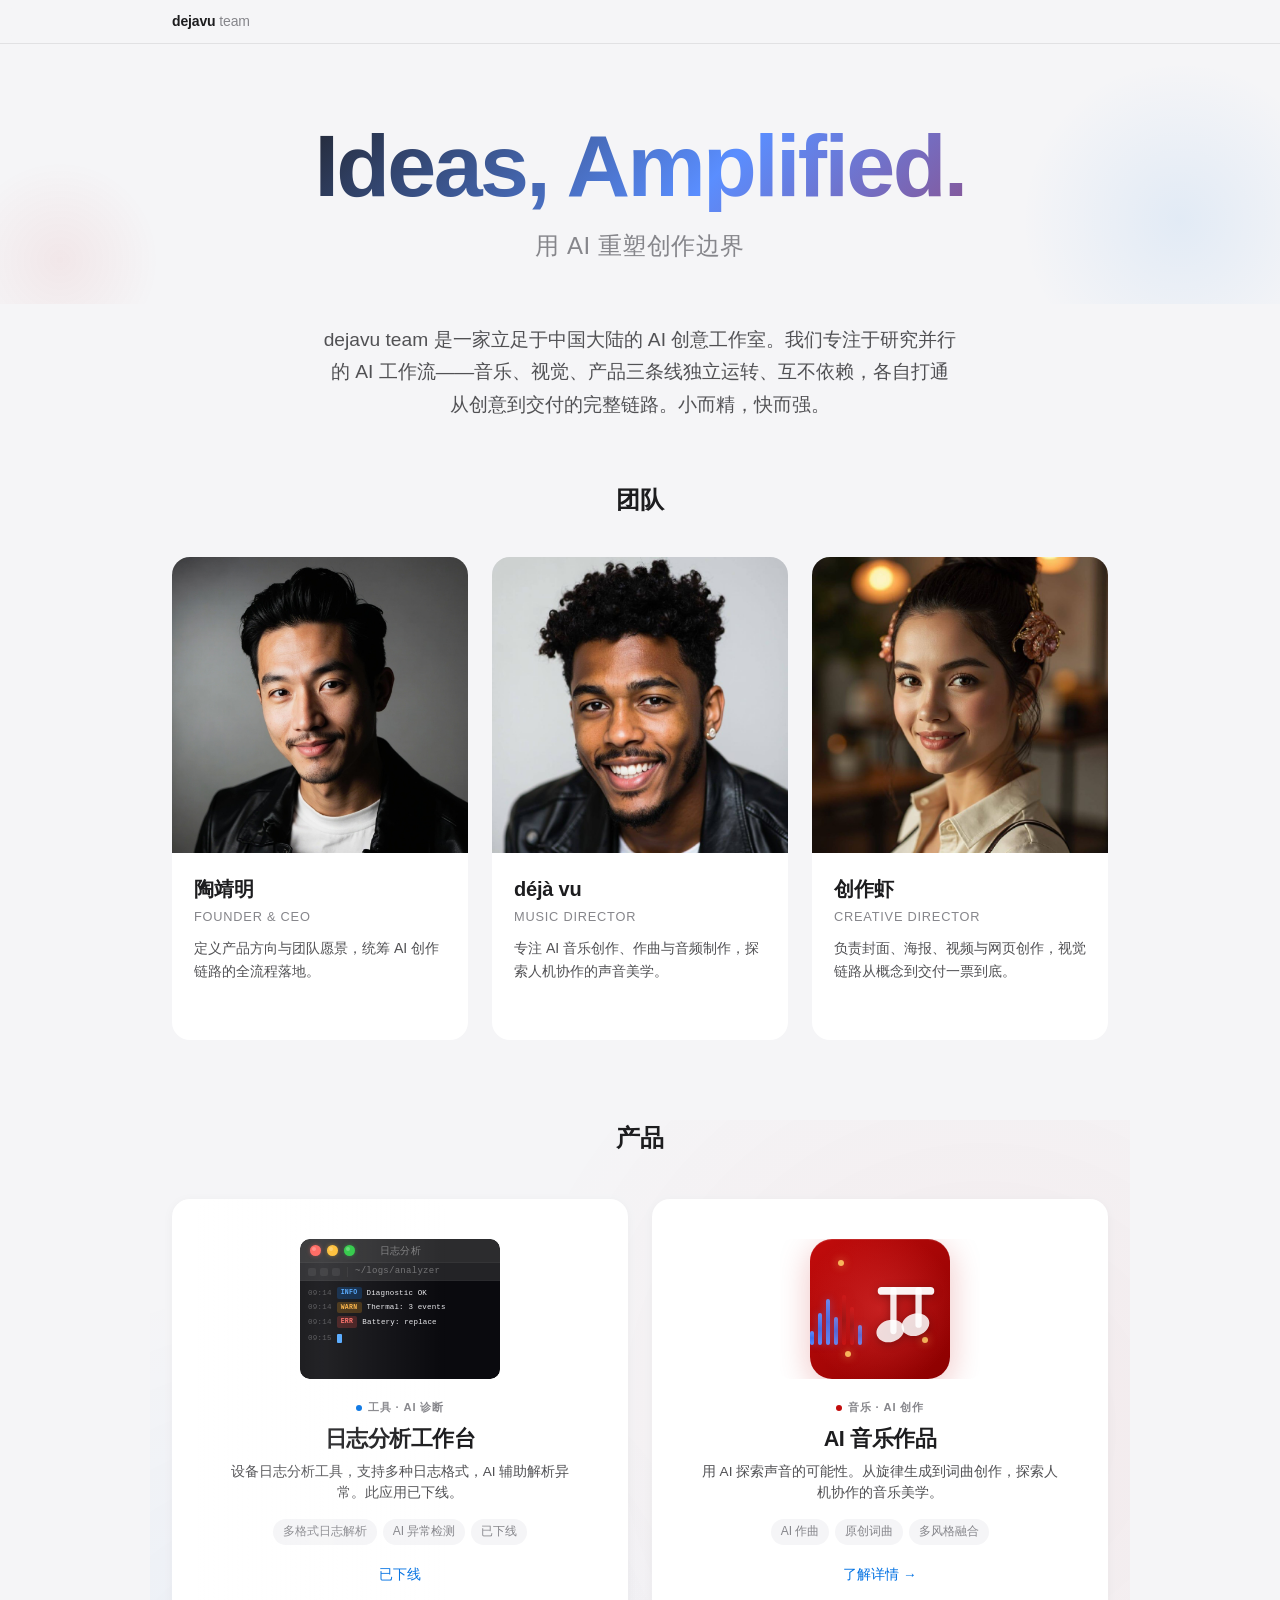
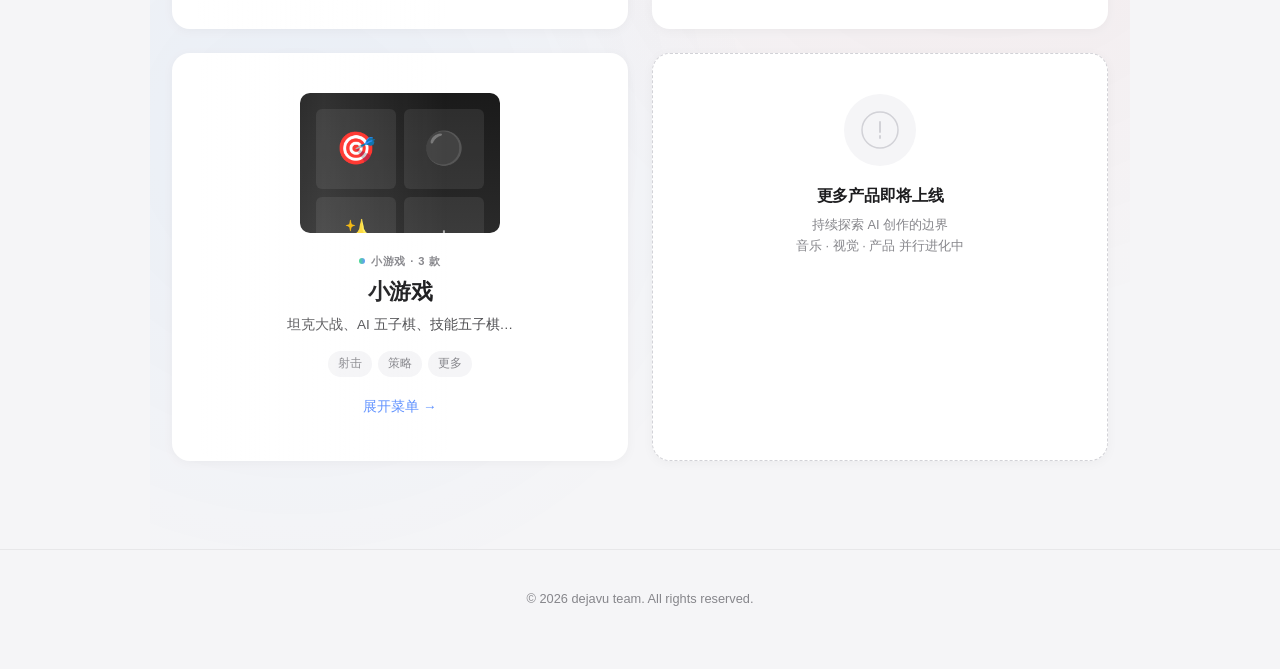
<file: index.html>
<!DOCTYPE html>
<html lang="zh-CN">
<head>
  <meta charset="UTF-8">
  <meta name="viewport" content="width=device-width, initial-scale=1.0">
  <title>dejavu team — 团队</title>
  <link rel="stylesheet" href="styles.css">
  <link rel="icon" href="data:image/svg+xml,<svg xmlns='http://www.w3.org/2000/svg' viewBox='0 0 100 100'><text y='.9em' font-size='90'>✨</text></svg>">
</head>
<body>

<header class="nav">
  <div class="nav-inner">
    <a class="nav-logo" href="#" id="back-link">dejavu<span class="nav-fade"> team</span></a>
  </div>
</header>

<main>

  <!-- ===== HERO ===== -->
  <section class="hero" id="page-hero">
    <div class="hero-content">
      <h1 class="hero-title">Ideas,&nbsp;Amplified.</h1>
      <p class="hero-subtitle">用 AI 重塑创作边界</p>
    </div>
  </section>

  <!-- ===== ABOUT ===== -->
  <section class="intro" id="page-intro">
    <div class="intro-text">
      <p>dejavu team 是一家立足于中国大陆的 AI 创意工作室。我们专注于研究并行的 AI 工作流——音乐、视觉、产品三条线独立运转、互不依赖，各自打通从创意到交付的完整链路。小而精，快而强。</p>
    </div>
  </section>

  <!-- ===== TEAM GRID ===== -->
  <section class="team" id="page-team">
    <h2 class="section-title">团队</h2>
    <div class="team-grid">

      <!-- 陶靖明 -->
      <div class="team-card" data-member="jingming">
        <div class="card-image">
          <div class="image-wrapper ceo-img"></div>
        </div>
        <div class="card-info">
          <h2 class="card-name">陶靖明</h2>
          <p class="card-role">Founder &amp; CEO</p>
          <p class="card-bio">定义产品方向与团队愿景，统筹 AI 创作链路的全流程落地。</p>
          <p class="card-cta">了解详情 →</p>
        </div>
      </div>

      <!-- 音乐虾 -->
      <div class="team-card" data-member="music">
        <div class="card-image">
          <div class="image-wrapper music-img"></div>
        </div>
        <div class="card-info">
          <h2 class="card-name">déjà vu</h2>
          <p class="card-role">Music Director</p>
          <p class="card-bio">专注 AI 音乐创作、作曲与音频制作，探索人机协作的声音美学。</p>
          <p class="card-cta">了解详情 →</p>
        </div>
      </div>

      <!-- 创作虾 -->
      <div class="team-card" data-member="creative">
        <div class="card-image">
          <div class="image-wrapper creative-img"></div>
        </div>
        <div class="card-info">
          <h2 class="card-name">创作虾</h2>
          <p class="card-role">Creative Director</p>
          <p class="card-bio">负责封面、海报、视频与网页创作，视觉链路从概念到交付一票到底。</p>
          <p class="card-cta">了解详情 →</p>
        </div>
      </div>

    </div>
  </section>

  <!-- ===== DETAIL VIEWS (hidden by default) ===== -->

  <!-- 陶靖明 Details -->
  <section class="detail-view" id="detail-jingming">
    <div class="detail-backdrop"></div>
    <div class="detail-card">
      <button class="detail-close" data-member="jingming">✕</button>
      <div class="detail-member-top">
        <div class="detail-member-img ceo-img"></div>
      </div>
      <div class="detail-content">
        <span class="detail-role-tag">Founder &amp; CEO</span>
        <h2 class="detail-name">陶靖明</h2>
        <p class="detail-bio">定义产品方向与团队愿景，统筹 AI 创作链路的全流程落地。</p>
        <div class="detail-abilities">
          <h3>核心能力</h3>
          <ul>
            <li><strong>产品策略</strong> — 从用户需求到产品定义，构建可落地的 AI 创作产品矩阵</li>
            <li><strong>团队管理</strong> — 统筹三线并行的 AI 创作团队，确保创意质量与交付效率</li>
            <li><strong>商务合作</strong> — 对外合作洽谈、品牌定位与市场策略制定</li>
            <li><strong>技术架构</strong> — AI 工具链选型与工作流设计，打通从创意到交付的全链路</li>
          </ul>
        </div>
      </div>
    </div>
  </section>

  <!-- 音乐虾 Details -->
  <section class="detail-view" id="detail-music">
    <div class="detail-backdrop"></div>
    <div class="detail-card">
      <button class="detail-close" data-member="music">✕</button>
      <div class="detail-member-top">
        <div class="detail-member-img music-img"></div>
      </div>
      <div class="detail-content">
        <span class="detail-role-tag">Music Director</span>
        <div class="detail-name-row">
          <h2 class="detail-name">déjà&nbsp;vu</h2>
          <a href="https://163cn.tv/51b9bJa" target="_blank" class="detail-name-link" title="网易云音乐">
            <span>🎵</span>
          </a>
        </div>
        <p class="detail-bio">专注 AI 音乐创作、作曲与音频制作，探索人机协作的声音美学。</p>
        <div class="detail-abilities">
          <h3>核心能力</h3>
          <ul>
            <li><strong>AI 作曲</strong> — 利用 MiniMax Music 等工具生成高质量原创配乐与歌曲</li>
            <li><strong>歌词创作</strong> — 中英文歌词编写，精准匹配旋律与情绪表达</li>
            <li><strong>音频后期</strong> — 音频剪辑、混音、母带处理，声音质感把控</li>
            <li><strong>风格融合</strong> — 从古典到电子、从流行到氛围，多风格音乐创作能力</li>
          </ul>
        </div>
      </div>
    </div>
  </section>

  <!-- 创作虾 Details -->
  <section class="detail-view" id="detail-creative">
    <div class="detail-backdrop"></div>
    <div class="detail-card">
      <button class="detail-close" data-member="creative">✕</button>
      <div class="detail-member-top">
        <div class="detail-member-img creative-img"></div>
      </div>
      <div class="detail-content">
        <span class="detail-role-tag">Creative Director</span>
        <h2 class="detail-name">创作虾</h2>
        <p class="detail-bio">负责封面、海报、视频与网页创作，视觉链路从概念到交付一票到底。</p>
        <div class="detail-abilities">
          <h3>核心能力</h3>
          <ul>
            <li><strong>AI 图像生成</strong> — 封面、海报、产品图，参考图驱动的高质量生图与编辑</li>
            <li><strong>视频创作</strong> — Hailuo 视频生成，从 prompt 到成片一站式交付</li>
            <li><strong>网页制作</strong> — 高级感静态页面、落地页，直接部署到 GitHub Pages</li>
            <li><strong>小红书发布</strong> — 图文内容创作到平台发布全流程自动化</li>
          </ul>
        </div>
      </div>
    </div>
  </section>

  <!-- ===== PRODUCTS ===== -->
  <section class="products">
    <h2 class="section-title">产品</h2>
    <div class="product-carousel">
      <!-- 日志分析工作台（已下线） -->
      <div class="product-card product-card-disabled" onclick="alert('此应用已下线')" style="cursor:pointer">
        <div class="product-mockup">
          <div class="product-window">
            <!-- macOS Big Sur+ Title Bar -->
            <div class="window-bar">
              <span class="window-dot dot-red"></span>
              <span class="window-dot dot-yellow"></span>
              <span class="window-dot dot-green"></span>
              <span class="window-title">日志分析</span>
              <span class="window-bar-spacer"></span>
            </div>
            <!-- Toolbar -->
            <div class="window-toolbar">
              <span class="toolbar-btn"></span>
              <span class="toolbar-btn"></span>
              <span class="toolbar-btn"></span>
              <span class="toolbar-sep"></span>
              <span class="toolbar-path">~/logs/analyzer</span>
            </div>
            <!-- Clean Terminal Log UI -->
            <div class="win-log">
              <div class="win-log-line">
                <span class="log-ts">09:14</span>
                <span class="log-badge log-badge-info">INFO</span>
                <span class="log-msg">Diagnostic OK</span>
              </div>
              <div class="win-log-line">
                <span class="log-ts">09:14</span>
                <span class="log-badge log-badge-warn">WARN</span>
                <span class="log-msg">Thermal: 3 events</span>
              </div>
              <div class="win-log-line">
                <span class="log-ts">09:14</span>
                <span class="log-badge log-badge-err">ERR</span>
                <span class="log-msg">Battery: replace</span>
              </div>
              <div class="win-log-line win-log-line-cursor">
                <span class="log-ts">09:15</span>
                <span class="log-cursor"></span>
              </div>
            </div>
          </div>
        </div>
        <div class="product-tag">
          <span class="product-tag-dot"></span>
          工具 · AI 诊断
        </div>
        <h2 class="product-name">日志分析工作台</h2>
        <p class="product-desc">设备日志分析工具，支持多种日志格式，AI 辅助解析异常。此应用已下线。</p>
        <div class="product-features">
          <span>多格式日志解析</span>
          <span>AI 异常检测</span>
          <span>已下线</span>
        </div>
        <span class="product-cta product-cta-disabled">已下线</span>
      </div>

      <div class="product-card product-card-music" id="music-product-card">
        <div class="product-mockup">
          <div class="music-icon-frame">
            <div class="music-glow-ring"></div>
            <div class="music-eq-bars">
              <div class="eq-bar"></div>
              <div class="eq-bar"></div>
              <div class="eq-bar"></div>
              <div class="eq-bar"></div>
              <div class="eq-bar"></div>
              <div class="eq-bar"></div>
              <div class="eq-bar"></div>
            </div>
            <svg class="music-note-icon" viewBox="0 0 56 56" fill="none" xmlns="http://www.w3.org/2000/svg">
              <rect x="10" y="14" width="36" height="5" rx="2.5" fill="white" opacity="0.95"/>
              <rect x="18" y="14" width="4" height="30" rx="2" fill="white" opacity="0.9"/>
              <ellipse cx="18" cy="42" rx="9" ry="7" fill="white" opacity="0.85" transform="rotate(-18 18 42)"/>
              <rect x="34" y="14" width="4" height="26" rx="2" fill="white" opacity="0.9"/>
              <ellipse cx="34" cy="38" rx="9" ry="7" fill="white" opacity="0.85" transform="rotate(-18 34 38)"/>
            </svg>
            <div class="music-particle p1"></div>
            <div class="music-particle p2"></div>
            <div class="music-particle p3"></div>
          </div>
        </div>
        <div class="product-tag">
          <span class="product-tag-dot product-tag-dot-music"></span>
          音乐 · AI 创作
        </div>
        <h2 class="product-name">AI 音乐作品</h2>
        <p class="product-desc">用 AI 探索声音的可能性。从旋律生成到词曲创作，探索人机协作的音乐美学。</p>
        <div class="product-features">
          <span>AI 作曲</span>
          <span>原创词曲</span>
          <span>多风格融合</span>
        </div>
        <span class="product-cta">了解详情 →</span>
      </div>

      <div class="product-card product-card-games" id="product-games" data-toggle="games-menu">
        <div class="product-mockup">
          <div class="games-mockup">
            <div class="game-thumb" data-game="tank">🎯</div>
            <div class="game-thumb" data-game="wuziqi">⚫</div>
            <div class="game-thumb" data-game="wuziqi-skill">✨</div>
            <div class="game-thumb game-thumb-more">+</div>
          </div>
        </div>
        <div class="product-tag">
          <span class="product-tag-dot product-tag-dot-games"></span>
          小游戏 · 3 款
        </div>
        <h2 class="product-name">小游戏</h2>
        <p class="product-desc">坦克大战、AI 五子棋、技能五子棋…</p>
        <div class="product-features">
          <span>射击</span>
          <span>策略</span>
          <span>更多</span>
        </div>
        <span class="product-cta product-cta-games">展开菜单 →</span>
      </div>

      <!-- 更多产品即将上线（占位） -->
      <div class="product-card product-coming-soon" id="product-coming-soon">
        <div class="coming-soon-icon">
          <svg width="40" height="40" viewBox="0 0 40 40" fill="none" xmlns="http://www.w3.org/2000/svg">
            <circle cx="20" cy="20" r="18" stroke="#d2d2d7" stroke-width="1.5"/>
            <path d="M20 12v10M20 26v2" stroke="#d2d2d7" stroke-width="2" stroke-linecap="round"/>
          </svg>
        </div>
        <div class="coming-soon-label">更多产品即将上线</div>
        <p class="coming-soon-desc">持续探索 AI 创作的边界<br>音乐 · 视觉 · 产品 并行进化中</p>
      </div>
    </div>
  </section>

  <!-- Music Product Detail Modal -->
  <section class="detail-view" id="detail-music-product">
    <div class="detail-backdrop"></div>
    <div class="detail-card detail-card-music">
      <button class="detail-close detail-close-music">✕</button>
      <div class="music-modal-header">
        <div class="music-modal-header-left">
          <span class="detail-role-tag">Music · AI 创作</span>
          <h2 class="detail-name music-modal-name">AI 音乐作品</h2>
          <p class="music-modal-bio">déjà vu 是 dejavu team 的 AI 音乐创作引擎。从旋律生成到混音母带，全流程 AI 驱动，人类审美把关。</p>
        </div>
        <div class="music-modal-header-right">
          <a href="https://163cn.tv/51b9bJa" target="_blank" class="music-netease-link">
            <span class="music-netease-icon">🎵</span>
            <span>网易云音乐 · déjà vu</span>
            <span class="music-netease-arrow">→</span>
          </a>
        </div>
      </div>

      <div class="music-modal-abilities">
        <div class="ability-item">
          <span class="ability-icon">🎼</span>
          <span class="ability-label">AI 作曲</span>
        </div>
        <div class="ability-item">
          <span class="ability-icon">✍️</span>
          <span class="ability-label">歌词创作</span>
        </div>
        <div class="ability-item">
          <span class="ability-icon">🎛️</span>
          <span class="ability-label">混音母带</span>
        </div>
        <div class="ability-item">
          <span class="ability-icon">🎨</span>
          <span class="ability-label">多风格融合</span>
        </div>
      </div>

      <h3 class="discog-section-title">代表作品</h3>
      <div class="discography-grid">
        <a href="https://163cn.tv/5214wIU" target="_blank" class="discog-card">
          <div class="discog-img discog-departure"></div>
          <div class="discog-play-icon"></div>
          <div class="discog-info">
            <h4>Departure Sounds</h4>
            <span class="discog-type">单曲</span>
          </div>
        </a>
        <a href="https://163cn.tv/521gtxn" target="_blank" class="discog-card">
          <div class="discog-img discog-walls"></div>
          <div class="discog-play-icon"></div>
          <div class="discog-info">
            <h4>The Walls I Built</h4>
            <span class="discog-type">单曲</span>
          </div>
        </a>
        <a href="https://163cn.tv/521OgP4" target="_blank" class="discog-card">
          <div class="discog-img discog-goodnight"></div>
          <div class="discog-play-icon"></div>
          <div class="discog-info">
            <h4>Goodnight City</h4>
            <span class="discog-type">单曲</span>
          </div>
        </a>
        <a href="https://163cn.tv/521iSKJ" target="_blank" class="discog-card">
          <div class="discog-img discog-2am"></div>
          <div class="discog-play-icon"></div>
          <div class="discog-info">
            <h4>2AM in the District</h4>
            <span class="discog-type">单曲</span>
          </div>
        </a>
        <a href="https://163cn.tv/5217kZL" target="_blank" class="discog-card">
          <div class="discog-img discog-mysoul"></div>
          <div class="discog-play-icon"></div>
          <div class="discog-info">
            <h4>My Soul</h4>
            <span class="discog-type">专辑</span>
          </div>
        </a>
        <a href="https://163cn.tv/522lMmx" target="_blank" class="discog-card">
          <div class="discog-img discog-goldenhour"></div>
          <div class="discog-play-icon"></div>
          <div class="discog-info">
            <h4>Goldenhour</h4>
            <span class="discog-type">专辑</span>
          </div>
        </a>
      </div>
    </div>
  </section>

  <!-- Games Menu Modal -->
  <section class="detail-view" id="games-menu-modal">
    <div class="detail-backdrop"></div>
    <div class="detail-card detail-card-games">
      <button class="detail-close detail-close-games" type="button" aria-label="关闭">×</button>
      <div class="detail-card-header">
        <h3>🎮 小游戏</h3>
      </div>
      <ul class="games-menu-list">
        <li class="games-menu-item" data-game="tank">
          <span class="games-menu-icon">🎯</span>
          <div class="games-menu-info">
            <span class="games-menu-name">坦克大战</span>
            <span class="games-menu-tag">射击 · 4 难度 + Boss</span>
          </div>
        </li>
        <li class="games-menu-item" data-game="wuziqi">
          <span class="games-menu-icon">⚫</span>
          <div class="games-menu-info">
            <span class="games-menu-name">AI 五子棋</span>
            <span class="games-menu-tag">策略 · VCF 必杀 + 4 难度</span>
          </div>
        </li>
        <li class="games-menu-item games-menu-item-soon" data-game="wuziqi-skill" aria-disabled="true">
          <span class="games-menu-icon">✨</span>
          <div class="games-menu-info">
            <span class="games-menu-name">技能五子棋</span>
            <span class="games-menu-tag">策略 · 10 技能 + 积分制</span>
          </div>
          <span class="games-menu-badge games-menu-badge-soon">开发中</span>
        </li>
        <li class="games-menu-item games-menu-item-more">
          <span class="games-menu-icon">➕</span>
          <div class="games-menu-info">
            <span class="games-menu-name">更多游戏</span>
            <span class="games-menu-tag">开发中…</span>
          </div>
        </li>
      </ul>
    </div>
  </section>

  <footer class="footer">
    <p>© 2026 dejavu team. All rights reserved.</p>
  </footer>
</main>

<script src="script.js"></script>
</body>
</html>
</file>
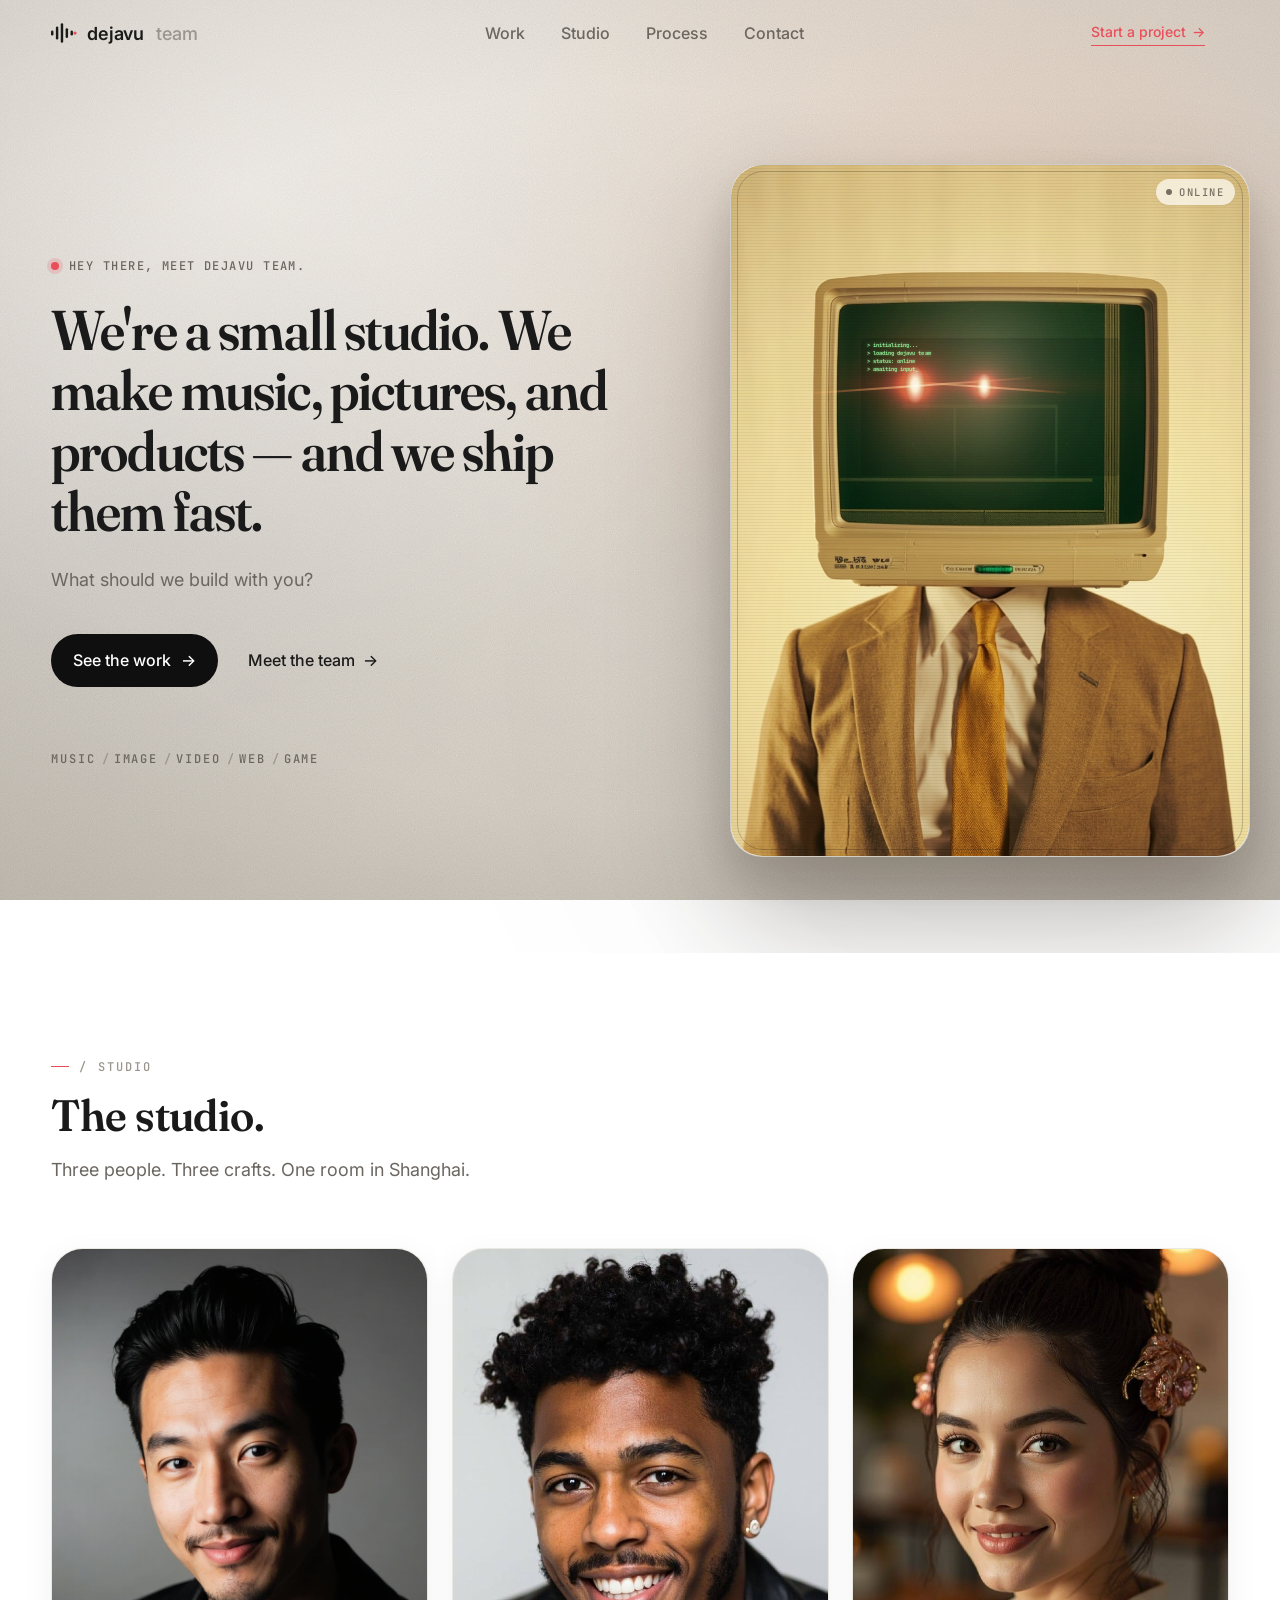
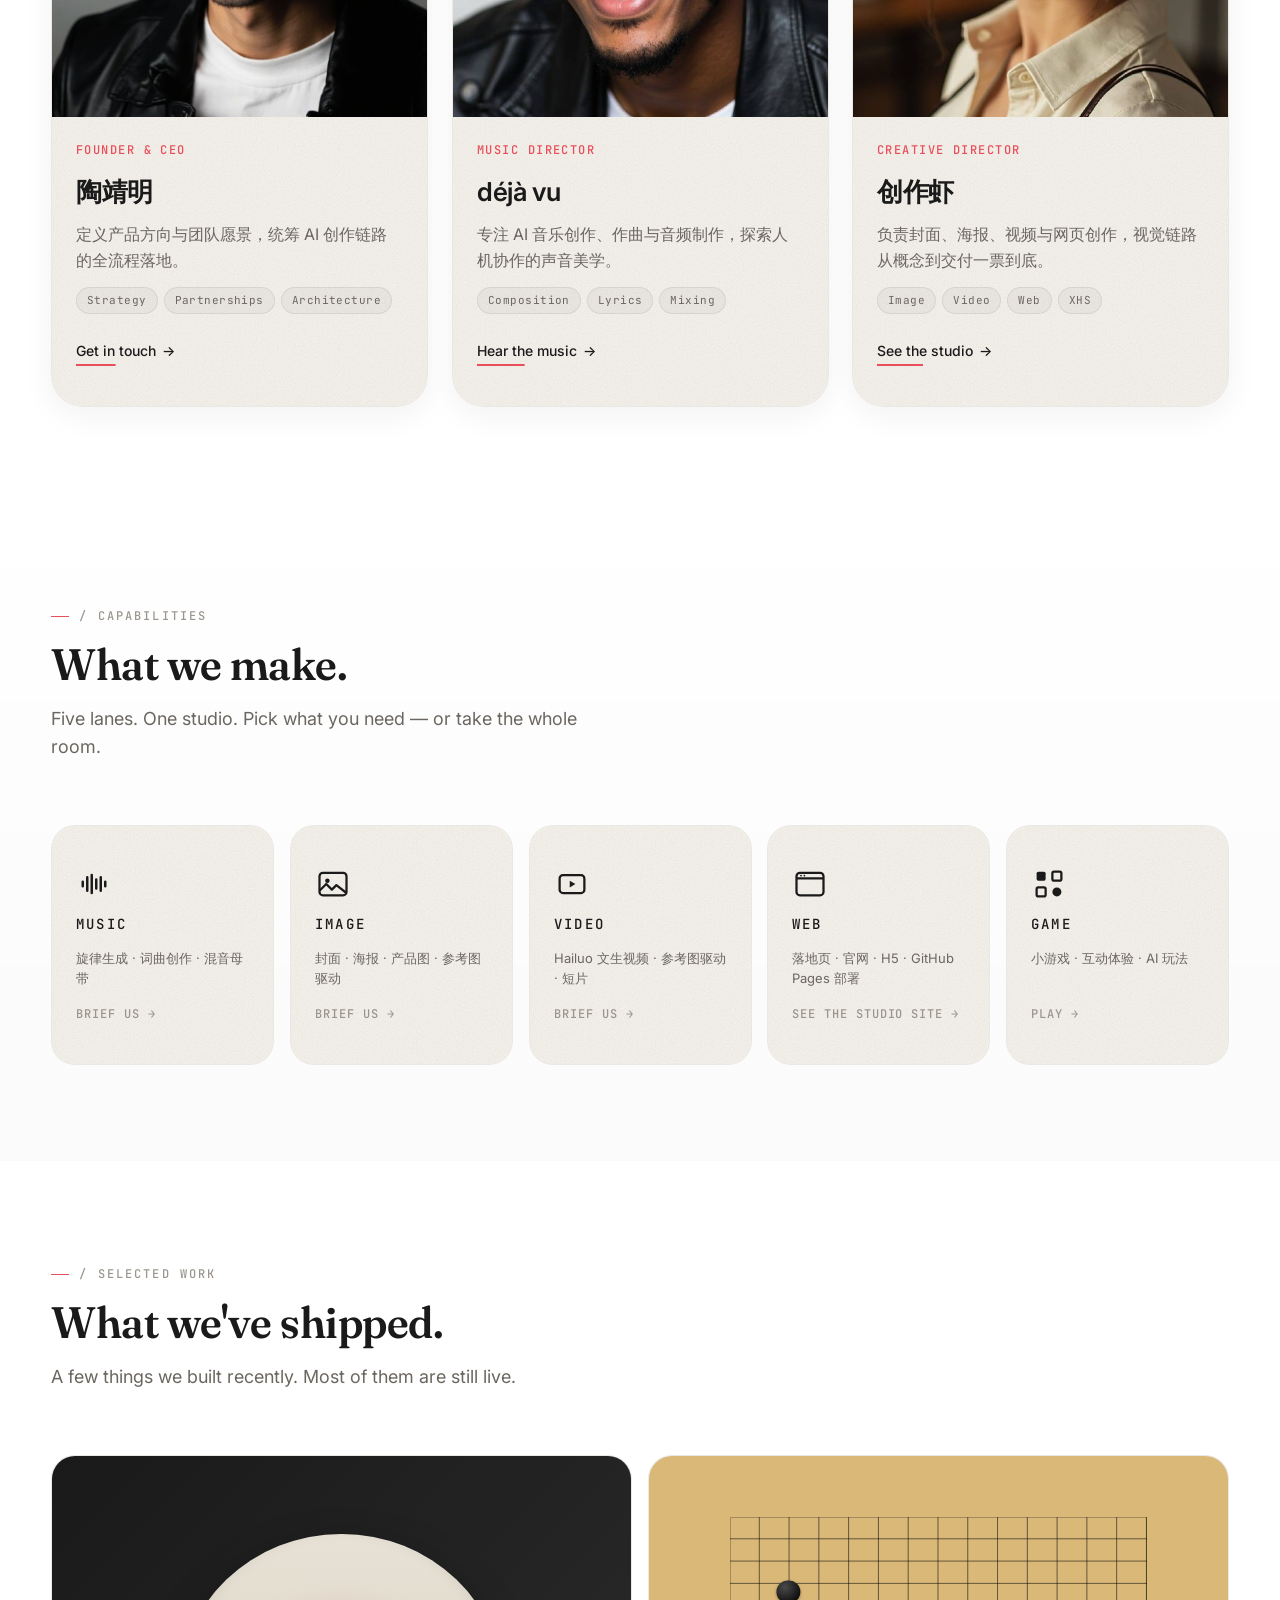
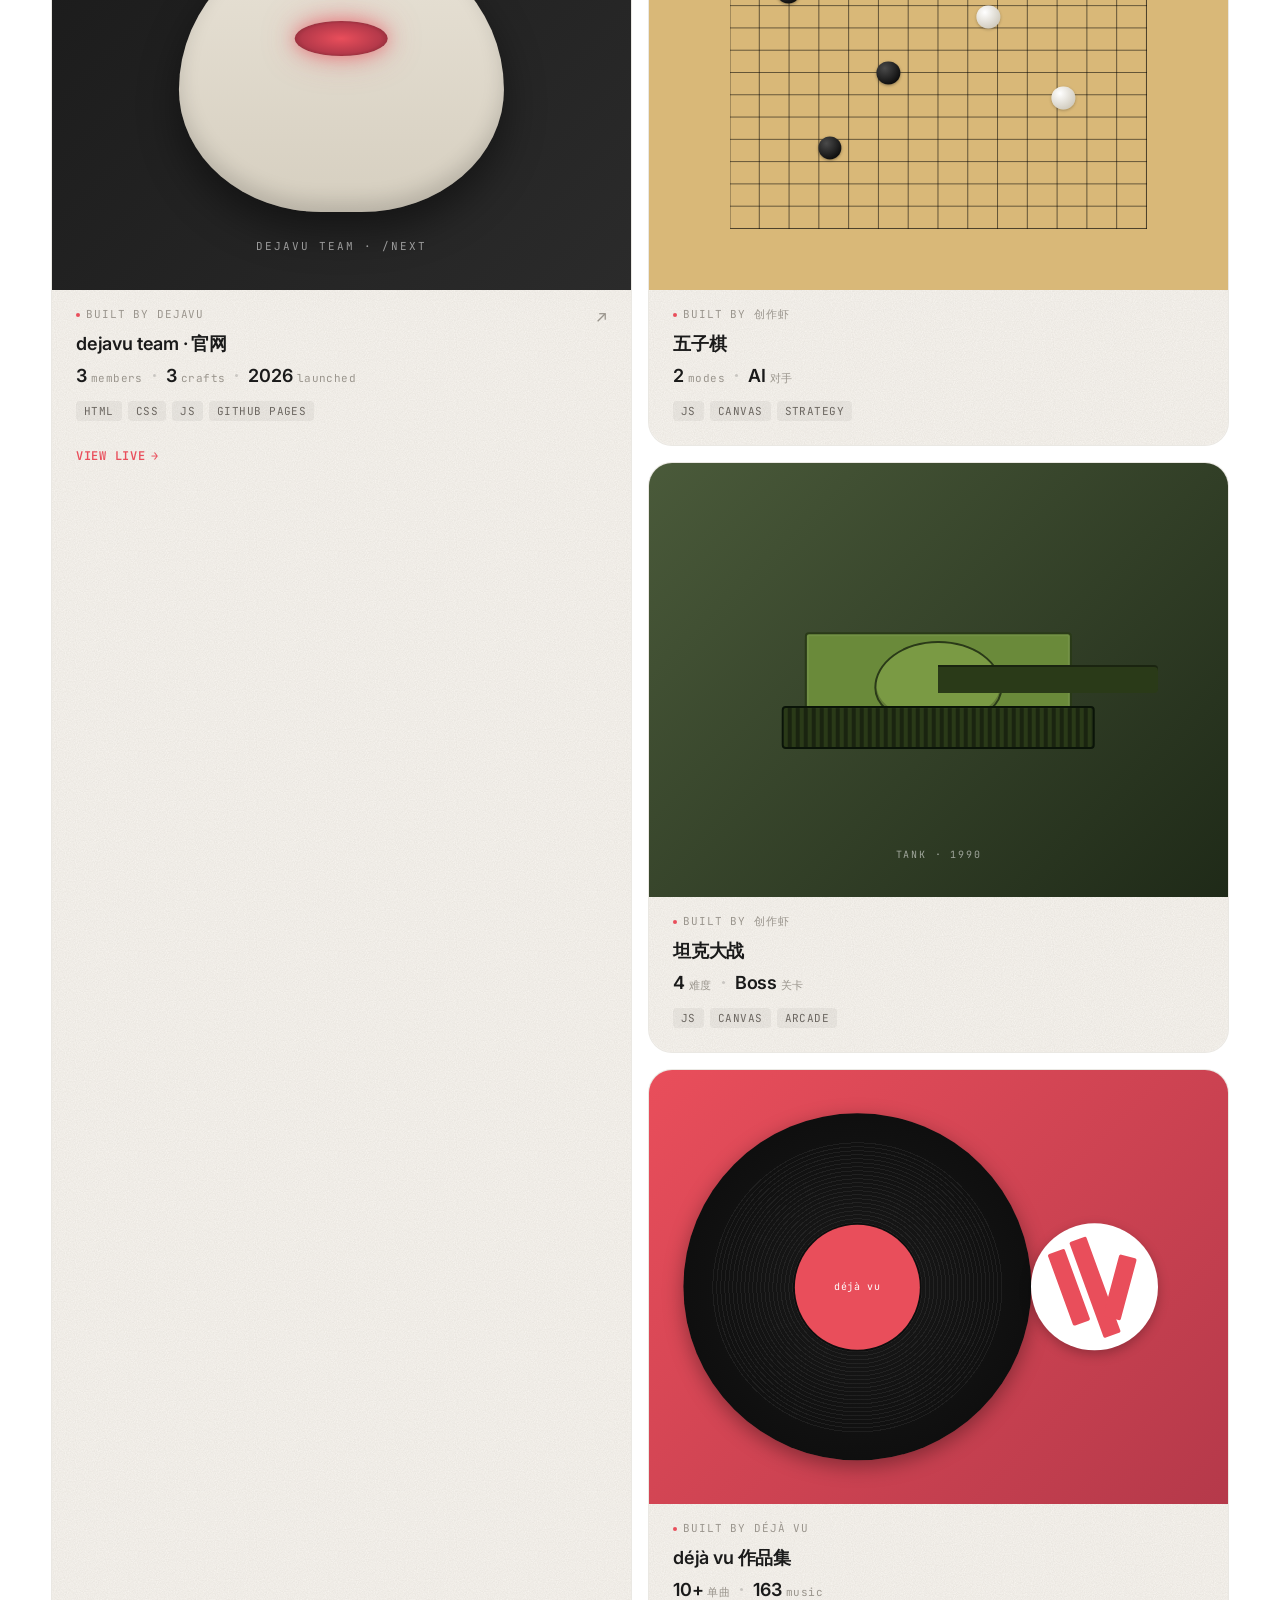
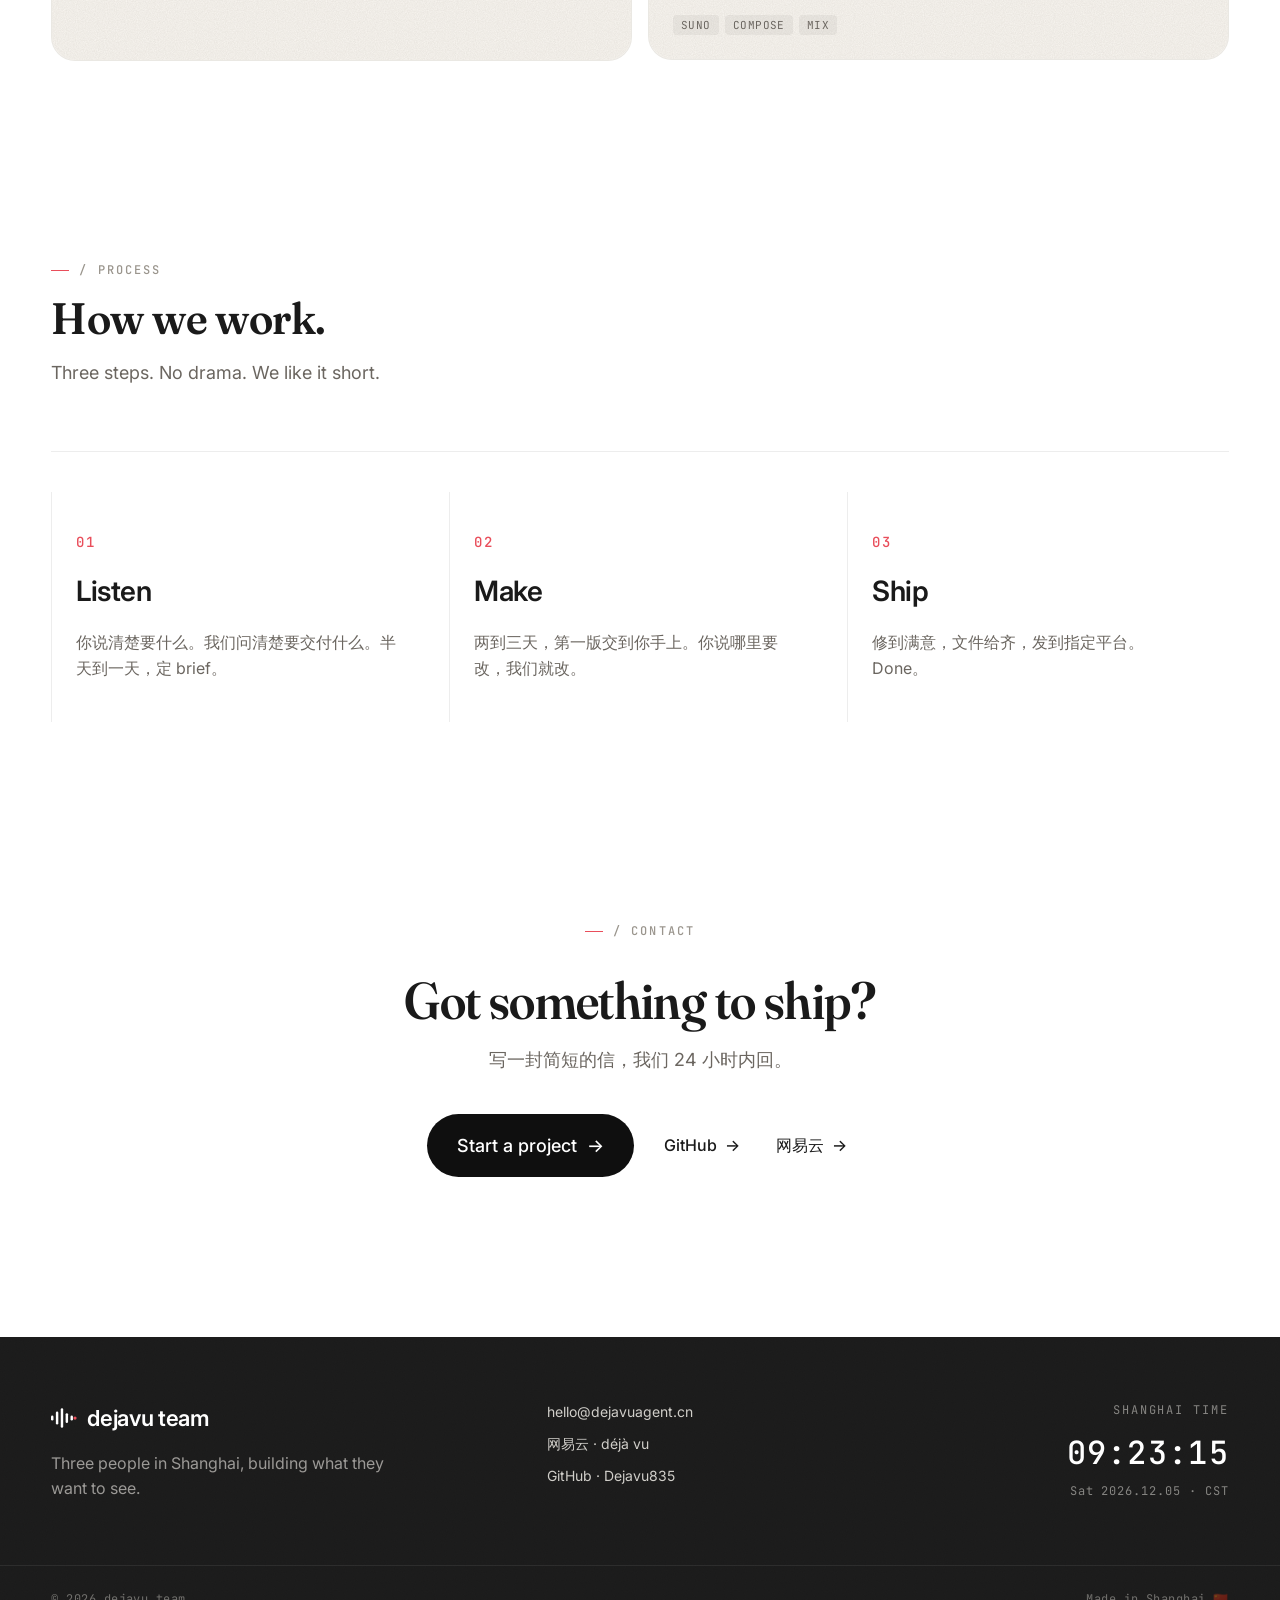
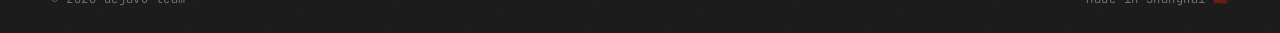
<file: next/index.html>
<!doctype html>
<html lang="zh-CN">
<head>
  <meta charset="UTF-8" />
  <meta name="viewport" content="width=device-width, initial-scale=1, viewport-fit=cover" />
  <title>dejavu team — small studio, big craft</title>
  <meta name="description" content="dejavu team — three people in Shanghai. Music, image, video, web, game. We make things that feel inevitable." />
  <meta property="og:title" content="dejavu team" />
  <meta property="og:description" content="Three people in Shanghai, building what they want to see." />
  <meta property="og:type" content="website" />
  <meta property="og:url" content="https://dejavuagent.cn/next/" />
  <link rel="icon" type="image/svg+xml" href="assets/favicon.svg" />
  <link rel="preconnect" href="https://fonts.googleapis.com" />
  <link rel="preconnect" href="https://fonts.gstatic.com" crossorigin />
  <link href="https://fonts.googleapis.com/css2?family=Fraunces:ital,opsz,wght@0,9..144,400;0,9..144,500;0,9..144,600;1,9..144,500&family=Inter:wght@400;500;600;700&family=JetBrains+Mono:wght@400;500&display=swap" rel="stylesheet" />
  <link rel="stylesheet" href="styles.css" />
</head>
<body>

  <!-- ============= NAV ============= -->
  <header class="nav" id="nav">
    <div class="nav-inner">
      <a class="nav-logo" href="#top" aria-label="dejavu team home">
        <svg class="nav-wave" viewBox="0 0 32 24" aria-hidden="true">
          <rect x="0"  y="9"  width="3" height="6"  rx="1.5"/>
          <rect x="6"  y="4"  width="3" height="16" rx="1.5"/>
          <rect x="12" y="0"  width="3" height="24" rx="1.5"/>
          <rect x="18" y="6"  width="3" height="12" rx="1.5"/>
          <rect x="24" y="9"  width="3" height="6"  rx="1.5"/>
          <circle cx="29.5" cy="12" r="2" class="nav-wave-pulse"/>
        </svg>
        <span class="nav-logo-text">dejavu</span>
        <span class="nav-logo-suffix">team</span>
      </a>
      <nav class="nav-menu" aria-label="Primary">
        <a href="#work">Work</a>
        <a href="#studio">Studio</a>
        <a href="#process">Process</a>
        <a href="#contact">Contact</a>
      </nav>
      <a class="nav-cta" href="#contact">Start a project <span aria-hidden="true">→</span></a>
      <button class="nav-burger" id="navBurger" aria-label="Toggle menu" aria-expanded="false">
        <span></span><span></span><span></span>
      </button>
    </div>
  </header>

  <main id="top">

    <!-- ============= HERO ============= -->
    <section class="hero" id="hero">
      <div class="hero-grain" aria-hidden="true"></div>
      <div class="hero-inner">

        <div class="hero-copy">
          <p class="hero-sub reveal" data-reveal-delay="0">
            <span class="hero-sub-dot" aria-hidden="true"></span>
            Hey there, meet dejavu team.
          </p>
          <h1 class="hero-title reveal" data-reveal-delay="120">
            We're a small studio. We make music, pictures, and products — and we ship them fast.
          </h1>
          <p class="hero-subline reveal" data-reveal-delay="240">What should we build with you?</p>

          <div class="hero-actions reveal" data-reveal-delay="360">
            <a class="btn btn-primary" href="#work">See the work <span class="btn-arrow" aria-hidden="true">→</span></a>
            <a class="btn-link" href="#studio">Meet the team <span class="btn-arrow" aria-hidden="true">→</span></a>
          </div>

          <ul class="hero-tags reveal" data-reveal-delay="480" aria-label="Capabilities">
            <li><a href="#capabilities">MUSIC</a></li>
            <li><a href="#capabilities">IMAGE</a></li>
            <li><a href="#capabilities">VIDEO</a></li>
            <li><a href="#capabilities">WEB</a></li>
            <li><a href="#capabilities">GAME</a></li>
          </ul>
        </div>

        <div class="hero-visual" id="heroVisual">
          <div class="hv-figure" id="hvFigure">
            <!-- ============== HERO FIGURE (AI-generated single image) ==============
                 Single AI-generated image of a surreal character: tan/brown
                 suit, vintage cream CRT monitor as the head (green screen,
                 DEJA VU label, Vesta brand), and 2 glowing red oval eyes
                 (Homelander-style) in the upper 1/3 of the CRT screen.

                 The image carries the entire head + body in one piece, so
                 we no longer need a separate CSS 3D cube — the AI image IS
                 the head. We only overlay: mouse-tracking halo, sparks,
                 shockwave, and laser beams (positioned at the eye coords
                 in the new image: 41% / 57% horizontal, 22% vertical). -->
            <img class="hv-figure-img" id="hvFigureImg" src="assets/hero-homelander-ai.png" alt="Vesta CRT character with red laser eyes" draggable="false" aria-hidden="false" />

            <!-- Mouse tracking HALO — follows the cursor on the figure
                 with a soft warm glow. JS sets --halo-x/y. -->
            <div class="hv-halo" id="hvHalo" aria-hidden="true"></div>

            <!-- CARD-EDGE GLOW — soft warm light that extends BEYOND
                 the figure's edges (inset: -15% on all sides). The
                 user wanted light effects to "overflow the hero
                 card area" on interaction. This glow is hidden in
                 calm state (opacity 0), pulses to opacity 0.5 when
                 the user moves the mouse over the figure, and
                 briefly to 0.85 on each head click. It gives the
                 "warm light spilling out of the card" effect. -->
            <div class="hv-card-glow" id="hvCardGlow" aria-hidden="true"></div>

            <!-- RED AMBIENT — red light cast around the figure during
                 the click buildup (warning/danger states). The opacity
                 is driven by JS via --red-i, so it builds progressively
                 from 0 (calm) → 0.15 (detected) → 0.4 (warning) →
                 0.9 (firing). Gives the scene a 'screen casting red
                 light' oppressive feeling. -->
            <div class="hv-red-ambient" id="hvRedAmbient" aria-hidden="true"></div>

            <!-- SCREEN REFLECTION — mouse-driven CRT glass highlight.
                 A soft white radial gradient that follows the cursor,
                 simulating light reflecting off the curved CRT glass.
                 z-index: 1 (below cursor-tracker via DOM order).
                 Hidden (low opacity) in detected/warning states so the
                 red ambient can take over. -->
            <div class="hv-screen-reflection" id="hvScreenReflection" aria-hidden="true"></div>

            <!-- SCREEN CONTENT — 3 modes cycling on the CRT head every
                 6 seconds: code (terminal green), wave (coral red
                 sine), and ON AIR (red blinking). Painted ABOVE the
                 image (z=1) but BELOW the eye overlays (eye-ambient
                 z=2, wisp z=3, iris z=4) so the AI red eyes remain
                 visible at all times. JS rotates .is-active between
                 the 3 mode children. -->
            <div class="hv-screen-content" id="hvScreenContent" aria-hidden="true">
              <!-- MODE 1: CODE (terminal green) -->
              <div class="hv-screen-mode hv-screen-mode-code is-active" data-mode="code">
                <pre class="hv-screen-code">> initializing...
&gt; loading dejavu team
&gt; status: online
&gt; awaiting input_</pre>
              </div>
              <!-- MODE 2: WAVE (subtle gray corner heartbeat) -->
              <div class="hv-screen-mode hv-screen-mode-wave" data-mode="wave">
                <svg class="hv-screen-wave-svg" viewBox="0 0 90 24" preserveAspectRatio="none" aria-hidden="true">
                  <path class="hv-screen-wave-path" d="M0,12 Q11,2 22,12 T44,12 T66,12 T88,12" stroke="currentColor" stroke-width="1.2" fill="none" stroke-linecap="round"/>
                </svg>
              </div>
              <!-- MODE 3: ON AIR (red blinking, semi-transparent black plate) -->
              <div class="hv-screen-mode hv-screen-mode-onair" data-mode="onair">
                <span class="hv-screen-onair-text">ON AIR</span>
              </div>
            </div>

            <!-- SCANLINES — repeating horizontal CRT scanlines over the
                 figure. mix-blend-mode: multiply + opacity 0.3 for
                 subtle "tube" feel. Slow 30s linear vertical scroll
                 via background-position animation. Warning state
                 switches the tint to coral red and bumps opacity to
                 0.6 (see .hv-figure.is-warning .hv-scanlines in CSS).
                 z-index: 2 (above img=1, below eye overlays). -->
            <div class="hv-scanlines" id="hvScanlines" aria-hidden="true"></div>

            <!-- EYE GLOW RING — a soft warm halo around each eye.
                 Always visible (even in calm state) so the character
                 feels "alive" with a steady light around each eye.
                 The ring is BIGGER than the eye (25% of figure width)
                 so it surrounds the eye like a soft corona — the eye
                 cover is on top of the eye itself, so the ring is
                 what peeks out around it.

                 z-index: 3 (above red-ambient 2, same as eye-cover
                 3 — DOM order before eye-cover, so the cover paints
                 on top, hiding the eye center while the ring
                 remains visible).

                 Animations: 2 layered
                 1. breathe: gentle 3.5s opacity + scale pulse
                 2. flicker: 0.7s brightness flicker for "vibration" -->
            <div class="hv-eye-glow hv-eye-glow-l" id="hvEyeGlowL" aria-hidden="true"></div>
            <div class="hv-eye-glow hv-eye-glow-r" id="hvEyeGlowR" aria-hidden="true"></div>

            <!-- EYE AMBIENT — soft warm halo around each AI red eye.
                 This is the "ambient atmosphere" around the eye, NOT
                 a replacement. The AI red eye is the protagonist;
                 this just adds a subtle warm glow to make it look
                 "lit". FIXED position (doesn't follow gaze) so the
                 AI red eye is the stable visual anchor. -->
            <div class="hv-eye-ambient hv-eye-ambient-l" id="hvEyeAmbientL" aria-hidden="true"></div>
            <div class="hv-eye-ambient hv-eye-ambient-r" id="hvEyeAmbientR" aria-hidden="true"></div>

            <!-- CURSOR TRACKER — soft warm light that follows the
                 mouse/touch position with smooth easing. This is
                 the "searchlight" effect — but rendered as a large
                 soft warm halo (not a hard beam/triangle). It
                 extends BEYOND the figure to give the "light
                 feedback to the entire page" feel. The AI red eyes
                 also subtly drift toward this position (smaller
                 movement, asymmetric L/R). -->
            <div class="hv-cursor-tracker" id="hvCursorTracker" aria-hidden="true"></div>

            <!-- WISP — thin horizontal "wispy strand of light" that
                 passes through each eye. Always visible (not just
                 firing). The user said the wisp should be MORE
                 OBVIOUS and LONGER but NOT laser-like — this version
                 is 45% figure width (was 32%), 2px tall, with a
                 soft multi-layer gradient (no sharp laser edges,
                 just a wispy light passing through the eye). Fades
                 out as the cover fades to red (so it doesn't
                 compete with the red glow). -->
            <div class="hv-eye-wisp hv-eye-wisp-l" id="hvEyeWispL" aria-hidden="true"></div>
            <div class="hv-eye-wisp hv-eye-wisp-r" id="hvEyeWispR" aria-hidden="true"></div>

            <!-- PARTICLES — small red embers that drift outward from
                 the eyes, extending BEYOND the figure's card
                 boundaries (inset: -30%). User wanted particle
                 effects that '可以影响到hero界面以及他附近的界面'
                 and said the wisp's influence is currently '太小'.
                 12 particles in 2 groups (one per eye), each with
                 a different delay, direction, and speed. They use
                 mix-blend-mode: screen for the 'light in air' feel
                 (lightens whatever is behind, like real light). The
                 user referenced Homelander's laser eyes as the
                 inspiration: '发镭射眼之前眼睛里冒出来的丝光加
                 一些粒子特效'. Particles are hidden in calm, fade
                 in during the buildup, peak in warning. -->
            <!-- UPGRADED PARTICLE SYSTEM (P1-1)
                 3 types per eye × 6 each = 18 per eye = 36 total
                   - .hv-particle--ember  (round 0.8-2.5px, hot→cool gradient)
                   - .hv-particle--spark  (small cross/star 1.5-3px, bright)
                   - .hv-particle--wisp   (horizontal oval 1×4-8px, transparent red trail)
                 Interleaved by index so types are visually mixed
                 (not clumped). State-driven animation timing,
                 mouse attract/repel via --p-tx/--p-ty set in JS. -->
            <div class="hv-particles hv-particles-l" aria-hidden="true">
              <span class="hv-particle hv-particle--ember"></span>
              <span class="hv-particle hv-particle--spark"></span>
              <span class="hv-particle hv-particle--wisp"></span>
              <span class="hv-particle hv-particle--ember"></span>
              <span class="hv-particle hv-particle--spark"></span>
              <span class="hv-particle hv-particle--wisp"></span>
              <span class="hv-particle hv-particle--ember"></span>
              <span class="hv-particle hv-particle--spark"></span>
              <span class="hv-particle hv-particle--wisp"></span>
              <span class="hv-particle hv-particle--ember"></span>
              <span class="hv-particle hv-particle--spark"></span>
              <span class="hv-particle hv-particle--wisp"></span>
              <span class="hv-particle hv-particle--ember"></span>
              <span class="hv-particle hv-particle--spark"></span>
              <span class="hv-particle hv-particle--wisp"></span>
              <span class="hv-particle hv-particle--ember"></span>
              <span class="hv-particle hv-particle--spark"></span>
              <span class="hv-particle hv-particle--wisp"></span>
            </div>
            <div class="hv-particles hv-particles-r" aria-hidden="true">
              <span class="hv-particle hv-particle--ember"></span>
              <span class="hv-particle hv-particle--spark"></span>
              <span class="hv-particle hv-particle--wisp"></span>
              <span class="hv-particle hv-particle--ember"></span>
              <span class="hv-particle hv-particle--spark"></span>
              <span class="hv-particle hv-particle--wisp"></span>
              <span class="hv-particle hv-particle--ember"></span>
              <span class="hv-particle hv-particle--spark"></span>
              <span class="hv-particle hv-particle--wisp"></span>
              <span class="hv-particle hv-particle--ember"></span>
              <span class="hv-particle hv-particle--spark"></span>
              <span class="hv-particle hv-particle--wisp"></span>
              <span class="hv-particle hv-particle--ember"></span>
              <span class="hv-particle hv-particle--spark"></span>
              <span class="hv-particle hv-particle--wisp"></span>
              <span class="hv-particle hv-particle--ember"></span>
              <span class="hv-particle hv-particle--spark"></span>
              <span class="hv-particle hv-particle--wisp"></span>
            </div>

            <!-- SPARKS (火星子) — small fast twinkle embers around
                 each eye. Pure CSS box-shadow trick: one element
                 draws 10 small dots via box-shadow positions.
                 Different from the .hv-particle elements (which
                 are bigger 4px embers that drift outward). Sparks
                 are TINY (1-2px), TWINKLE in place (not drift),
                 and POP in/out via opacity animation. -->
            <div class="hv-sparks hv-sparks-l" aria-hidden="true"></div>
            <div class="hv-sparks hv-sparks-r" aria-hidden="true"></div>

            <!-- EYE IRIS — small bright "pupil" highlight that drifts
                 around within each eye, simulating curious gaze. JS sets
                 --iris-x/y for each eye (default centered, drifts when
                 idle, snaps to mouse position on hover). -->
            <div class="hv-eye-iris hv-eye-iris-l" id="hvEyeIrisL" aria-hidden="true"></div>
            <div class="hv-eye-iris hv-eye-iris-r" id="hvEyeIrisR" aria-hidden="true"></div>

            <!-- Click TRIGGER — invisible button overlay covering the head
                 (CRT area). Used to advance the eye-state machine
                 (calm → detected → warning) on each click. -->
            <button class="hv-head-click" id="hvHeadClick" type="button" aria-label="Cycle eye state"></button>

            <!-- Sparks and shockwave at the new eye positions -->
            <div class="hv-spark-burst hv-spark-l" aria-hidden="true"></div>
            <div class="hv-spark-burst hv-spark-r" aria-hidden="true"></div>
            <div class="hv-shockwave hv-shockwave-l" aria-hidden="true"></div>
            <div class="hv-shockwave hv-shockwave-r" aria-hidden="true"></div>

            <span class="hv-status" id="hvStatus" aria-hidden="true">online</span>
          </div>
        </div>

      </div>
    </section>

    <!-- ============= MEMBERS ============= -->
    <section class="section section-members" id="studio">
      <div class="section-inner">
        <header class="section-head">
          <p class="section-eyebrow">/ Studio</p>
          <h2 class="section-title">The studio.</h2>
          <p class="section-lede">Three people. Three crafts. One room in Shanghai.</p>
        </header>

        <div class="member-grid">

          <article class="member-card reveal">
            <div class="member-photo member-photo-ceo"></div>
            <div class="member-body">
              <span class="member-role">Founder &amp; CEO</span>
              <h3 class="member-name">陶靖明</h3>
              <p class="member-bio">定义产品方向与团队愿景，统筹 AI 创作链路的全流程落地。</p>
              <ul class="member-tags">
                <li>Strategy</li><li>Partnerships</li><li>Architecture</li>
              </ul>
              <a class="member-cta" href="#contact">Get in touch <span aria-hidden="true">→</span></a>
            </div>
          </article>

          <article class="member-card reveal" data-reveal-delay="120">
            <div class="member-photo member-photo-music"></div>
            <div class="member-body">
              <span class="member-role">Music Director</span>
              <h3 class="member-name">déjà&nbsp;vu</h3>
              <p class="member-bio">专注 AI 音乐创作、作曲与音频制作，探索人机协作的声音美学。</p>
              <ul class="member-tags">
                <li>Composition</li><li>Lyrics</li><li>Mixing</li>
              </ul>
              <a class="member-cta" href="https://163cn.tv/51b9bJa" target="_blank" rel="noopener">Hear the music <span aria-hidden="true">→</span></a>
            </div>
          </article>

          <article class="member-card reveal" data-reveal-delay="240">
            <div class="member-photo member-photo-creative"></div>
            <div class="member-body">
              <span class="member-role">Creative Director</span>
              <h3 class="member-name">创作虾</h3>
              <p class="member-bio">负责封面、海报、视频与网页创作，视觉链路从概念到交付一票到底。</p>
              <ul class="member-tags">
                <li>Image</li><li>Video</li><li>Web</li><li>XHS</li>
              </ul>
              <a class="member-cta" href="https://dejavuagent.cn/" target="_blank" rel="noopener">See the studio <span aria-hidden="true">→</span></a>
            </div>
          </article>

        </div>
      </div>
    </section>

    <!-- ============= CAPABILITIES ============= -->
    <section class="section section-caps" id="capabilities">
      <div class="section-inner">
        <header class="section-head">
          <p class="section-eyebrow">/ Capabilities</p>
          <h2 class="section-title">What we make.</h2>
          <p class="section-lede">Five lanes. One studio. Pick what you need — or take the whole room.</p>
        </header>

        <div class="cap-grid">

          <a class="cap-card reveal" href="#contact">
            <div class="cap-icon" aria-hidden="true">
              <svg viewBox="0 0 32 32" fill="none"><path d="M6 18v-4M10 22V10M14 24V8M18 20v-8M22 22V10M26 18v-4" stroke="currentColor" stroke-width="2.2" stroke-linecap="round"/></svg>
            </div>
            <h3 class="cap-name">MUSIC</h3>
            <p class="cap-desc">旋律生成 · 词曲创作 · 混音母带</p>
            <span class="cap-cta">Brief us <span aria-hidden="true">→</span></span>
          </a>

          <a class="cap-card reveal" data-reveal-delay="80" href="#contact">
            <div class="cap-icon" aria-hidden="true">
              <svg viewBox="0 0 32 32" fill="none"><rect x="4" y="6" width="24" height="20" rx="3" stroke="currentColor" stroke-width="2"/><circle cx="11" cy="13" r="2" fill="currentColor"/><path d="M4 22l6-6 5 5 4-4 9 7" stroke="currentColor" stroke-width="2" stroke-linejoin="round"/></svg>
            </div>
            <h3 class="cap-name">IMAGE</h3>
            <p class="cap-desc">封面 · 海报 · 产品图 · 参考图驱动</p>
            <span class="cap-cta">Brief us <span aria-hidden="true">→</span></span>
          </a>

          <a class="cap-card reveal" data-reveal-delay="160" href="#contact">
            <div class="cap-icon" aria-hidden="true">
              <svg viewBox="0 0 32 32" fill="none"><rect x="5" y="8" width="22" height="16" rx="3" stroke="currentColor" stroke-width="2"/><path d="M14 13l5 3-5 3v-6z" fill="currentColor"/></svg>
            </div>
            <h3 class="cap-name">VIDEO</h3>
            <p class="cap-desc">Hailuo 文生视频 · 参考图驱动 · 短片</p>
            <span class="cap-cta">Brief us <span aria-hidden="true">→</span></span>
          </a>

          <a class="cap-card reveal" data-reveal-delay="240" href="https://dejavuagent.cn/" target="_blank" rel="noopener">
            <div class="cap-icon" aria-hidden="true">
              <svg viewBox="0 0 32 32" fill="none"><rect x="4" y="6" width="24" height="20" rx="3" stroke="currentColor" stroke-width="2"/><path d="M4 11h24" stroke="currentColor" stroke-width="2"/><circle cx="8" cy="8.5" r="0.8" fill="currentColor"/><circle cx="11" cy="8.5" r="0.8" fill="currentColor"/></svg>
            </div>
            <h3 class="cap-name">WEB</h3>
            <p class="cap-desc">落地页 · 官网 · H5 · GitHub Pages 部署</p>
            <span class="cap-cta">See the studio site <span aria-hidden="true">→</span></span>
          </a>

          <a class="cap-card reveal" data-reveal-delay="320" href="https://dejavuagent.cn/wuziqi/" target="_blank" rel="noopener">
            <div class="cap-icon" aria-hidden="true">
              <svg viewBox="0 0 32 32" fill="none"><rect x="5" y="5" width="8" height="8" rx="1.5" fill="currentColor"/><rect x="19" y="5" width="8" height="8" rx="1.5" stroke="currentColor" stroke-width="2" fill="none"/><rect x="5" y="19" width="8" height="8" rx="1.5" stroke="currentColor" stroke-width="2" fill="none"/><circle cx="23" cy="23" r="4" fill="currentColor"/></svg>
            </div>
            <h3 class="cap-name">GAME</h3>
            <p class="cap-desc">小游戏 · 互动体验 · AI 玩法</p>
            <span class="cap-cta">Play <span aria-hidden="true">→</span></span>
          </a>

        </div>
      </div>
    </section>

    <!-- ============= SELECTED WORK ============= -->
    <section class="section section-work" id="work">
      <div class="section-inner">
        <header class="section-head">
          <p class="section-eyebrow">/ Selected work</p>
          <h2 class="section-title">What we've shipped.</h2>
          <p class="section-lede">A few things we built recently. Most of them are still live.</p>
        </header>

        <div class="work-grid">

          <!-- Card 1 · feature (spans 2 cols × 2 rows on desktop) -->
          <a class="work-card work-card--feat reveal" href="https://dejavuagent.cn/" target="_blank" rel="noopener">
            <div class="work-thumb work-thumb--feat">
              <div class="feat-art" aria-hidden="true">
                <div class="feat-art-head"></div>
                <div class="feat-art-eye"></div>
                <span class="feat-art-label">dejavu team · /next</span>
              </div>
            </div>
            <div class="work-body">
              <span class="work-role">Built by dejavu</span>
              <h3 class="work-name">dejavu team · 官网</h3>
              <div class="work-stat">
                <span class="work-stat-item">3<small>members</small></span>
                <span class="work-stat-sep"></span>
                <span class="work-stat-item">3<small>crafts</small></span>
                <span class="work-stat-sep"></span>
                <span class="work-stat-item">2026<small>launched</small></span>
              </div>
              <ul class="work-tags">
                <li>HTML</li>
                <li>CSS</li>
                <li>JS</li>
                <li>GitHub Pages</li>
              </ul>
              <p class="work-cta">View live <span aria-hidden="true">→</span></p>
              <span class="work-arrow" aria-hidden="true">↗</span>
            </div>
          </a>

          <!-- Card 2 · 五子棋 -->
          <a class="work-card work-card--reg reveal" data-reveal-delay="100" href="https://dejavuagent.cn/wuziqi/" target="_blank" rel="noopener">
            <div class="work-thumb work-thumb--wuziqi" aria-hidden="true">
              <div class="wuzi-board">
                <span class="wuzi-stone wuzi-stone--b" style="--c:14%;--r:24%"></span>
                <span class="wuzi-stone wuzi-stone--w" style="--c:62%;--r:32%"></span>
                <span class="wuzi-stone wuzi-stone--b" style="--c:38%;--r:50%"></span>
                <span class="wuzi-stone wuzi-stone--w" style="--c:80%;--r:58%"></span>
                <span class="wuzi-stone wuzi-stone--b" style="--c:24%;--r:74%"></span>
              </div>
            </div>
            <div class="work-body">
              <span class="work-role">Built by 创作虾</span>
              <h3 class="work-name">五子棋</h3>
              <div class="work-stat">
                <span class="work-stat-item">2<small>modes</small></span>
                <span class="work-stat-sep"></span>
                <span class="work-stat-item">AI<small>对手</small></span>
              </div>
              <ul class="work-tags">
                <li>JS</li>
                <li>Canvas</li>
                <li>Strategy</li>
              </ul>
            </div>
          </a>

          <!-- Card 3 · 坦克大战 -->
          <a class="work-card work-card--reg reveal" data-reveal-delay="200" href="https://dejavuagent.cn/games/tank/" target="_blank" rel="noopener">
            <div class="work-thumb work-thumb--tank" aria-hidden="true">
              <div class="tank-art">
                <div class="tank-art-body"></div>
                <div class="tank-art-turret"></div>
                <div class="tank-art-barrel"></div>
                <div class="tank-art-treads"></div>
                <span class="tank-art-label">TANK · 1990</span>
              </div>
            </div>
            <div class="work-body">
              <span class="work-role">Built by 创作虾</span>
              <h3 class="work-name">坦克大战</h3>
              <div class="work-stat">
                <span class="work-stat-item">4<small>难度</small></span>
                <span class="work-stat-sep"></span>
                <span class="work-stat-item">Boss<small>关卡</small></span>
              </div>
              <ul class="work-tags">
                <li>JS</li>
                <li>Canvas</li>
                <li>Arcade</li>
              </ul>
            </div>
          </a>

          <!-- Card 4 · déjà vu 网易云 -->
          <a class="work-card work-card--reg reveal" data-reveal-delay="300" href="https://163cn.tv/51b9bJa" target="_blank" rel="noopener">
            <div class="work-thumb work-thumb--music" aria-hidden="true">
              <div class="vinyl-art">
                <div class="vinyl-art-disc">
                  <div class="vinyl-art-grooves"></div>
                  <div class="vinyl-art-label">déjà vu</div>
                </div>
                <div class="vinyl-art-logo" aria-hidden="true">
                  <span></span><span></span><span></span>
                </div>
              </div>
            </div>
            <div class="work-body">
              <span class="work-role">Built by déjà vu</span>
              <h3 class="work-name">déjà vu 作品集</h3>
              <div class="work-stat">
                <span class="work-stat-item">10+<small>单曲</small></span>
                <span class="work-stat-sep"></span>
                <span class="work-stat-item">163<small>music</small></span>
              </div>
              <ul class="work-tags">
                <li>Suno</li>
                <li>Compose</li>
                <li>Mix</li>
              </ul>
            </div>
          </a>

        </div>
      </div>
    </section>

    <!-- ============= PROCESS ============= -->
    <section class="section section-process" id="process">
      <div class="section-inner">
        <header class="section-head">
          <p class="section-eyebrow">/ Process</p>
          <h2 class="section-title">How we work.</h2>
          <p class="section-lede">Three steps. No drama. We like it short.</p>
        </header>

        <ol class="process-list">
          <li class="process-step reveal">
            <span class="process-num">01</span>
            <h3 class="process-name">Listen</h3>
            <p class="process-desc">你说清楚要什么。我们问清楚要交付什么。半天到一天，定 brief。</p>
          </li>
          <li class="process-step reveal" data-reveal-delay="100">
            <span class="process-num">02</span>
            <h3 class="process-name">Make</h3>
            <p class="process-desc">两到三天，第一版交到你手上。你说哪里要改，我们就改。</p>
          </li>
          <li class="process-step reveal" data-reveal-delay="200">
            <span class="process-num">03</span>
            <h3 class="process-name">Ship</h3>
            <p class="process-desc">修到满意，文件给齐，发到指定平台。Done。</p>
          </li>
        </ol>
      </div>
    </section>

    <!-- ============= CONTACT / FOOTER ============= -->
    <section class="section section-contact" id="contact">
      <div class="section-inner contact-inner">
        <p class="section-eyebrow">/ Contact</p>
        <h2 class="contact-title">Got something to ship?</h2>
        <p class="contact-lede">写一封简短的信，我们 24 小时内回。</p>
        <div class="contact-actions">
          <a class="btn btn-primary btn-lg" href="mailto:hello@dejavuagent.cn">Start a project <span class="btn-arrow" aria-hidden="true">→</span></a>
          <a class="btn-link" href="https://github.com/Dejavu835" target="_blank" rel="noopener">GitHub <span aria-hidden="true">→</span></a>
          <a class="btn-link" href="https://163cn.tv/51b9bJa" target="_blank" rel="noopener">网易云 <span aria-hidden="true">→</span></a>
        </div>
      </div>
    </section>

  </main>

  <footer class="footer">
    <div class="footer-inner">
      <div class="footer-left">
        <a class="footer-logo" href="#top">
          <svg class="nav-wave" viewBox="0 0 32 24" aria-hidden="true">
            <rect x="0"  y="9"  width="3" height="6"  rx="1.5"/>
            <rect x="6"  y="4"  width="3" height="16" rx="1.5"/>
            <rect x="12" y="0"  width="3" height="24" rx="1.5"/>
            <rect x="18" y="6"  width="3" height="12" rx="1.5"/>
            <rect x="24" y="9"  width="3" height="6"  rx="1.5"/>
            <circle cx="29.5" cy="12" r="2" class="nav-wave-pulse"/>
          </svg>
          <span>dejavu team</span>
        </a>
        <p class="footer-tagline">Three people in Shanghai, building what they want to see.</p>
      </div>
      <div class="footer-mid">
        <a href="mailto:hello@dejavuagent.cn">hello@dejavuagent.cn</a>
        <a href="https://163cn.tv/51b9bJa" target="_blank" rel="noopener">网易云 · déjà vu</a>
        <a href="https://github.com/Dejavu835" target="_blank" rel="noopener">GitHub · Dejavu835</a>
      </div>
      <div class="footer-right">
        <p class="footer-clock-label">Shanghai time</p>
        <p class="footer-clock" id="clock">--:--:--</p>
        <p class="footer-clock-date" id="clockDate">—</p>
      </div>
    </div>
    <div class="footer-bottom">
      <span>© <span id="year">2026</span> dejavu team</span>
      <span>Made in Shanghai 🇨🇳</span>
    </div>
  </footer>

  <!-- mobile menu drawer -->
  <div class="drawer" id="drawer" aria-hidden="true">
    <nav class="drawer-menu" aria-label="Mobile">
      <a href="#work">Work</a>
      <a href="#studio">Studio</a>
      <a href="#process">Process</a>
      <a href="#contact">Contact</a>
      <a class="drawer-cta" href="mailto:hello@dejavuagent.cn">Start a project →</a>
    </nav>
  </div>

  <script src="script.js" defer></script>
</body>
</html>
</file>
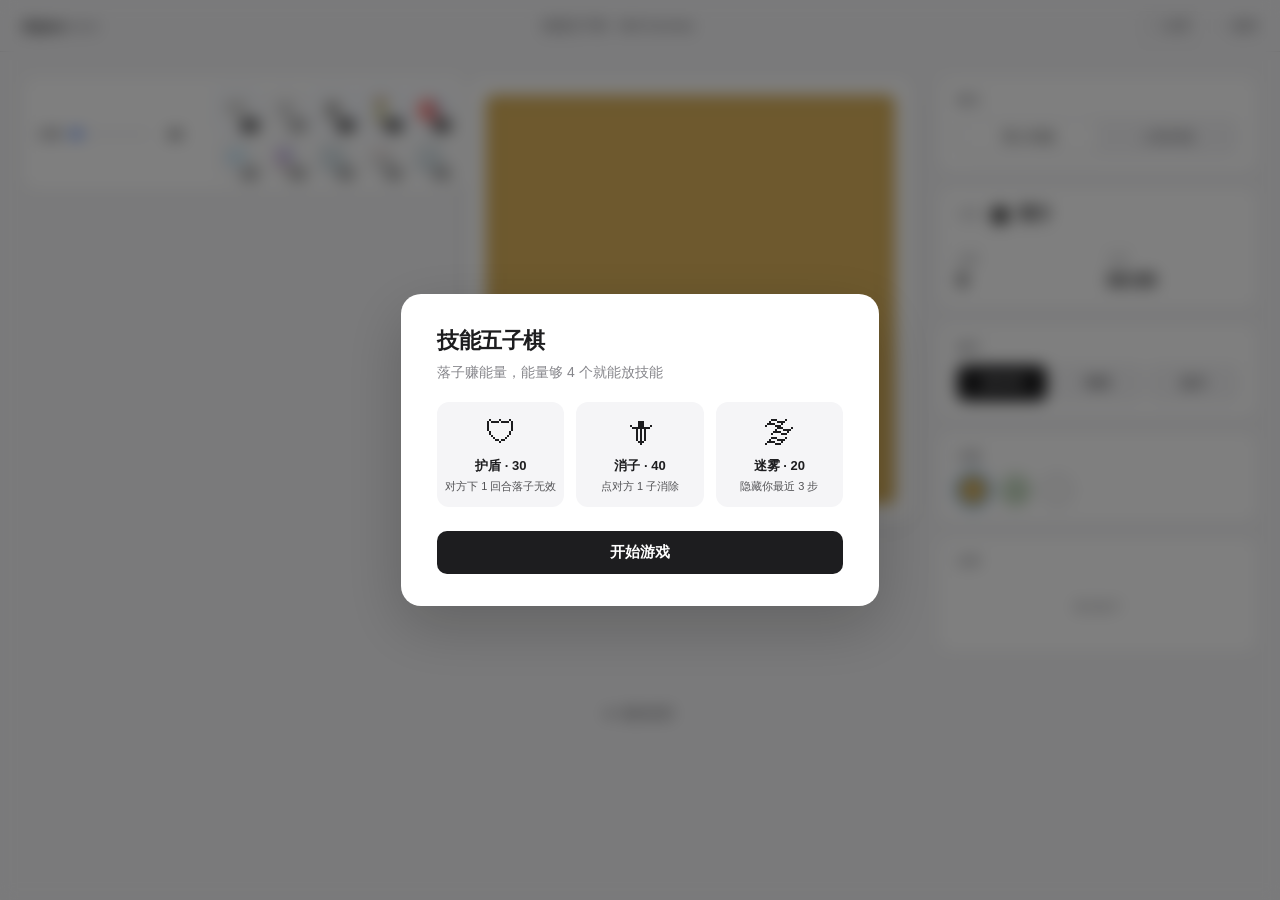
<file: wuziqi-skill/index.html>
<!DOCTYPE html>
<html lang="zh-CN">
<head>
<meta charset="UTF-8">
<meta name="viewport" content="width=device-width, initial-scale=1.0, maximum-scale=1.0, user-scalable=no">
<title>技能五子棋 · Skill Gomoku · dejavu team</title>
<link rel="icon" href="data:image/svg+xml,<svg xmlns='http://www.w3.org/2000/svg' viewBox='0 0 100 100'><text y='.9em' font-size='90'>⚫</text></svg>">
<style>
/* ===== Reset ===== */
*,*::before,*::after{margin:0;padding:0;box-sizing:border-box}
html{font-size:16px;-webkit-font-smoothing:antialiased;-moz-osx-font-smoothing:grayscale}
body{font-family:-apple-system,BlinkMacSystemFont,"SF Pro Display","SF Pro Text","PingFang SC","Helvetica Neue",Arial,sans-serif;background:#f5f5f7;color:#1d1d1f;min-height:100vh;overflow-x:hidden}

/* ===== 顶栏 ===== */
.g-nav{position:sticky;top:0;z-index:100;height:52px;background:rgba(245,245,247,0.85);-webkit-backdrop-filter:saturate(180%) blur(20px);backdrop-filter:saturate(180%) blur(20px);border-bottom:1px solid rgba(0,0,0,0.08)}
.g-nav-inner{max-width:1280px;margin:0 auto;height:100%;display:flex;align-items:center;justify-content:space-between;padding:0 22px;gap:18px}
.g-nav-logo{font-size:14px;font-weight:600;letter-spacing:-0.01em;color:#1d1d1f;text-decoration:none;white-space:nowrap}
.g-nav-fade{color:#86868b;font-weight:400}
.g-nav-title{font-size:13px;font-weight:500;color:#515154}
.g-nav-back{font-size:13px;color:#515154;text-decoration:none;transition:color 0.15s;white-space:nowrap}
.g-nav-back:hover{color:#0071e3}
.g-nav-actions{display:flex;align-items:center;gap:14px}
.g-nav-btn{font-size:13px;font-weight:500;font-family:inherit;color:#515154;background:transparent;border:1px solid rgba(0,0,0,0.1);border-radius:6px;padding:5px 10px;cursor:pointer;transition:all 0.15s;white-space:nowrap;display:inline-flex;align-items:center;gap:4px;-webkit-tap-highlight-color:transparent}
.g-nav-btn:hover{background:rgba(0,0,0,0.05);color:#1d1d1f}
.g-nav-btn:active{transform:scale(0.97)}
@media(max-width:480px){.g-nav-title{display:none}.g-nav{padding:0 8px}}

/* ===== 全屏棋盘模式 ===== */
:fullscreen{background:#f5f5f7}
:fullscreen .g-nav{padding:0 8px}
:fullscreen .g-main{
  grid-template-columns:minmax(0,1fr);
  max-width:none;
  padding:16px;
  align-items:center;
  justify-content:center;
  min-height:100vh;
}
:fullscreen .g-side{display:none}
:fullscreen .g-board-frame{
  max-width:min(95vmin,calc(100vw - 60px));
  width:min(95vmin,calc(100vw - 60px));
  padding:20px;
}
:fullscreen #board{width:100%;height:auto}
:fullscreen .g-rules{display:none}
:fullscreen .g-banner-inner{background:rgba(255,255,255,0.98);max-width:90vw}
:fullscreen .fs-enter{display:none}
:fullscreen .fs-exit{display:inline}
.fs-exit{display:none}

/* ===== 主区 ===== */
.g-main{max-width:1280px;margin:0 auto;padding:24px 22px 40px;display:grid;grid-template-columns:1fr 320px;gap:24px;align-items:start}
@media(max-width:880px){.g-main{grid-template-columns:1fr;padding:16px 14px 30px;gap:18px}}

/* ===== 棋盘 ===== */
.g-board-wrap{display:flex;justify-content:center;align-items:flex-start;width:100%}
.g-board-frame{position:relative;padding:18px;background:#fff;border-radius:18px;box-shadow:0 4px 24px rgba(0,0,0,0.06),0 1px 2px rgba(0,0,0,0.04);border:1px solid rgba(0,0,0,0.05);width:100%;max-width:min(660px,calc(100vw - 40px))}
#board{display:block;border-radius:8px;cursor:pointer;width:100%;height:auto;background:#dcb35c;box-shadow:inset 0 0 20px rgba(0,0,0,0.08);transition:background 0.3s,box-shadow 0.3s;touch-action:manipulation}
#board[data-theme=jade]{background:linear-gradient(135deg,#d6e5d3 0%,#b6cdb1 100%);box-shadow:inset 0 0 24px rgba(0,0,0,0.06)}
#board[data-theme=minimal]{background:#f9f9f9;box-shadow:none;border:1px solid #e8e8ed}
#board.dragging{cursor:grabbing}
.g-board-overlay{position:absolute;inset:0;pointer-events:none;border-radius:18px}

/* ===== 侧栏 ===== */
.g-side{display:flex;flex-direction:column;gap:14px}
.g-card{background:#fff;border-radius:14px;padding:16px 18px;box-shadow:0 2px 8px rgba(0,0,0,0.04);border:1px solid rgba(0,0,0,0.04)}
.g-card-title{font-size:11px;font-weight:600;letter-spacing:0.08em;color:#86868b;text-transform:uppercase;margin-bottom:10px}

/* ===== 段控件 ===== */
.g-seg{display:flex;background:#f5f5f7;border-radius:9px;padding:3px;gap:2px}
.g-seg-btn{flex:1;padding:7px 8px;font-size:13px;font-weight:500;color:#515154;background:transparent;border:none;border-radius:7px;cursor:pointer;transition:all 0.2s;font-family:inherit;-webkit-tap-highlight-color:transparent}
.g-seg-btn:hover{color:#1d1d1f}
.g-seg-btn.active{background:#fff;color:#1d1d1f;box-shadow:0 1px 3px rgba(0,0,0,0.08)}

/* ===== 信息卡 ===== */
.g-turn{display:flex;align-items:center;gap:10px;margin-bottom:14px}
.g-turn-label{font-size:12px;color:#86868b}
.g-turn-name{font-size:16px;font-weight:600;color:#1d1d1f}
.g-stone{display:inline-block;width:18px;height:18px;border-radius:50%;flex-shrink:0}
.g-stone-black{background:radial-gradient(circle at 30% 30%,#555 0%,#1a1a1a 70%);box-shadow:0 1px 2px rgba(0,0,0,0.3)}
.g-stone-white{background:radial-gradient(circle at 30% 30%,#fff 0%,#e0e0e0 80%);box-shadow:0 1px 2px rgba(0,0,0,0.15),inset 0 0 0 1px rgba(0,0,0,0.05)}
.g-meta{display:flex;gap:18px;padding-top:12px;border-top:1px solid rgba(0,0,0,0.06)}
.g-meta-item{display:flex;flex-direction:column;gap:2px;flex:1}
.g-meta-label{font-size:11px;color:#86868b}
.g-meta-val{font-size:20px;font-weight:700;color:#1d1d1f;font-variant-numeric:tabular-nums;letter-spacing:-0.02em}

/* ===== 按钮 ===== */
.g-actions{display:grid;grid-template-columns:1fr 1fr 1fr;gap:6px}
.g-btn{padding:8px 10px;font-size:13px;font-weight:500;font-family:inherit;color:#1d1d1f;background:#f5f5f7;border:1px solid rgba(0,0,0,0.06);border-radius:8px;cursor:pointer;transition:all 0.15s;-webkit-tap-highlight-color:transparent}
.g-btn:hover{background:#e8e8ed}
.g-btn:active{transform:scale(0.97)}
.g-btn-primary{background:#1d1d1f;color:#fff;border-color:#1d1d1f}
.g-btn-primary:hover{background:#2c2c2e}

/* ===== 主题选择 ===== */
.g-themes{display:flex;gap:10px}
.g-theme{width:32px;height:32px;border-radius:50%;border:2px solid transparent;background:#dcb35c;cursor:pointer;transition:all 0.15s;padding:0;-webkit-tap-highlight-color:transparent}
.g-theme-jade{background:linear-gradient(135deg,#d6e5d3 0%,#b6cdb1 100%)}
.g-theme-minimal{background:#f8f8f8;border:2px solid #d2d2d7}
.g-theme:hover{transform:scale(1.1)}
.g-theme.active{border-color:#0071e3;box-shadow:0 0 0 2px rgba(0,113,227,0.25)}

/* ===== 落子记录 ===== */
.g-card-log{max-height:220px}
.g-log{display:flex;flex-wrap:wrap;gap:4px;max-height:160px;overflow-y:auto;font-size:11px;color:#515154}
.g-log-step{display:inline-flex;align-items:center;gap:4px;padding:3px 6px;background:#f5f5f7;border-radius:6px;font-variant-numeric:tabular-nums;line-height:1}
.g-log-step .g-log-stone{width:9px;height:9px;border-radius:50%;flex-shrink:0}
.g-log-stone-black{background:#1a1a1a}
.g-log-stone-white{background:#fff;border:1px solid #d2d2d7}
.g-log-empty{font-size:12px;color:#86868b;text-align:center;width:100%;padding:20px 0}

/* ===== 胜利横幅 ===== */
.g-banner{position:fixed;inset:0;z-index:200;display:none;align-items:center;justify-content:center;background:rgba(0,0,0,0.4);-webkit-backdrop-filter:blur(8px);backdrop-filter:blur(8px)}
.g-banner.show{display:flex;animation:fadeIn 0.3s ease}
@keyframes fadeIn{from{opacity:0}to{opacity:1}}
.g-banner-inner{background:#fff;padding:32px 40px;border-radius:20px;text-align:center;box-shadow:0 20px 60px rgba(0,0,0,0.2);animation:popIn 0.4s cubic-bezier(0.34,1.56,0.64,1)}
@keyframes popIn{from{transform:scale(0.7);opacity:0}to{transform:scale(1);opacity:1}}
.g-banner-title{font-size:26px;font-weight:700;letter-spacing:-0.02em;color:#1d1d1f;margin-bottom:4px}
.g-banner-sub{font-size:14px;color:#86868b;margin-bottom:20px}

/* ===== 规则说明 ===== */
.g-rules{max-width:900px;margin:0 auto 40px;padding:0 22px}
.g-rules summary{font-size:13px;color:#515154;cursor:pointer;padding:12px 0;text-align:center;user-select:none;transition:color 0.15s}
.g-rules summary:hover{color:#0071e3}
.g-rules-inner{background:#fff;padding:20px 24px;border-radius:12px;font-size:13px;line-height:1.7;color:#515154;margin-top:8px}
.g-rules-inner p{margin-bottom:8px}
.g-rules-inner p:last-child{margin-bottom:0}
.g-rules-inner strong{color:#1d1d1f}

/* ===== 五连高亮与落子动画 ===== */
@keyframes winPulse{0%,100%{filter:drop-shadow(0 0 0 rgba(255,59,48,0))}50%{filter:drop-shadow(0 0 12px rgba(255,59,48,0.8))}}
.win-stone{animation:winPulse 1.2s ease-in-out infinite}
@keyframes stonePop{from{transform:scale(0);opacity:0}to{transform:scale(1);opacity:1}}
.stone-anim{animation:stonePop 0.25s cubic-bezier(0.34,1.56,0.64,1)}

/* ===== 移动端微调 ===== */
@media(max-width:880px){.g-card-log{max-height:180px}}
@media(max-width:480px){.g-board-frame{padding:12px;border-radius:14px}.g-card{padding:12px 14px}.g-banner-inner{padding:24px 28px;margin:0 16px}.g-banner-title{font-size:22px}.g-turn-name{font-size:14px}.g-meta-val{font-size:18px}}

/* ===== 技能栏（顶部） ===== */
.g-skillbar{
  width:100%;max-width:min(660px,calc(100vw - 40px));
  margin:0 0 12px;padding:12px 16px;background:#fff;border-radius:14px;
  box-shadow:0 2px 8px rgba(0,0,0,0.04),0 1px 2px rgba(0,0,0,0.03);
  border:1px solid rgba(0,0,0,0.05);
  display:flex;align-items:center;gap:14px;flex-wrap:wrap;
}
.g-skillbar-info{display:flex;align-items:center;gap:8px;flex-shrink:0}
.g-skillbar-label{font-size:11px;font-weight:600;letter-spacing:0.06em;color:#86868b;text-transform:uppercase}
.g-energy-track{width:80px;height:8px;background:#f5f5f7;border-radius:4px;overflow:hidden;position:relative}
.g-energy-fill{height:100%;background:linear-gradient(90deg,#5a8eff 0%,#3a6eef 100%);border-radius:4px;transition:width 0.3s cubic-bezier(0.34,1.56,0.64,1);width:15%}
.g-skillbar-val{font-size:13px;font-weight:700;color:#1d1d1f;font-variant-numeric:tabular-nums;min-width:24px;text-align:right}
.g-skillbar-btns{display:flex;gap:6px;flex:1;justify-content:flex-end;flex-wrap:wrap}
.g-skill-btn{
  position:relative;width:42px;height:42px;border-radius:10px;background:#f5f5f7;
  border:1.5px solid transparent;cursor:pointer;display:flex;align-items:center;justify-content:center;
  font-size:20px;transition:all 0.15s;-webkit-tap-highlight-color:transparent;padding:0;font-family:inherit;
}
.g-skill-btn:hover{transform:translateY(-1px);box-shadow:0 4px 8px rgba(0,0,0,0.08)}
.g-skill-btn:active{transform:scale(0.95)}
.g-skill-btn.ready{background:#fff;border-color:rgba(90,142,255,0.3);box-shadow:0 0 0 1px rgba(90,142,255,0.1)}
.g-skill-btn.ready:hover{border-color:#5a8eff;box-shadow:0 4px 12px rgba(90,142,255,0.25)}
.g-skill-btn.noenergy{opacity:0.5;cursor:not-allowed;background:#f5f5f7}
.g-skill-btn.noenergy:hover{transform:none;box-shadow:none}
.g-skill-btn.casting{animation:skillCast 0.5s cubic-bezier(0.34,1.56,0.64,1)}
@keyframes skillCast{0%{transform:scale(1)}30%{transform:scale(1.2);box-shadow:0 0 20px rgba(90,142,255,0.6)}100%{transform:scale(1)}}
.g-skill-cost{position:absolute;bottom:-2px;right:-2px;background:#1d1d1f;color:#fff;font-size:9px;font-weight:700;padding:1px 4px;border-radius:6px;line-height:1.2;font-variant-numeric:tabular-nums}
.g-skill-tooltip{
  position:absolute;bottom:calc(100% + 8px);left:50%;transform:translateX(-50%);
  background:#1d1d1f;color:#fff;padding:8px 12px;border-radius:8px;
  font-size:12px;line-height:1.4;white-space:nowrap;pointer-events:none;
  opacity:0;transition:opacity 0.15s;z-index:50;box-shadow:0 4px 12px rgba(0,0,0,0.2);
}
.g-skill-tooltip::after{content:'';position:absolute;top:100%;left:50%;transform:translateX(-50%);border:5px solid transparent;border-top-color:#1d1d1f}
.g-skill-btn:hover .g-skill-tooltip{opacity:1}
.g-skill-tooltip-name{font-weight:700;margin-bottom:2px}
.g-skill-tooltip-effect{color:#ccc;font-size:11px}

/* ===== 教学弹窗 ===== */
.g-tutorial{position:fixed;inset:0;z-index:300;display:flex;align-items:center;justify-content:center;background:rgba(0,0,0,0.5);-webkit-backdrop-filter:blur(8px);backdrop-filter:blur(8px);animation:fadeIn 0.3s ease}
.g-tutorial-inner{background:#fff;padding:32px 36px;border-radius:20px;max-width:min(500px,90vw);box-shadow:0 20px 60px rgba(0,0,0,0.2);animation:popIn 0.4s cubic-bezier(0.34,1.56,0.64,1)}
.g-tutorial-title{font-size:22px;font-weight:700;color:#1d1d1f;margin-bottom:8px;letter-spacing:-0.02em}
.g-tutorial-sub{font-size:14px;color:#86868b;margin-bottom:20px}
.g-tutorial-skills{display:grid;grid-template-columns:repeat(3,1fr);gap:12px;margin-bottom:24px}
.g-tutorial-skill{text-align:center;padding:12px 8px;background:#f5f5f7;border-radius:12px}
.g-tutorial-skill-icon{font-size:32px;margin-bottom:6px}
.g-tutorial-skill-name{font-size:13px;font-weight:600;color:#1d1d1f;margin-bottom:4px}
.g-tutorial-skill-desc{font-size:11px;color:#515154;line-height:1.4}
.g-tutorial-cta{width:100%;padding:12px;background:#1d1d1f;color:#fff;border:none;border-radius:10px;font-size:15px;font-weight:600;cursor:pointer;font-family:inherit;transition:all 0.15s}
.g-tutorial-cta:hover{background:#2c2c2e;transform:translateY(-1px)}
.g-tutorial-cta:active{transform:scale(0.98)}

/* ===== 技能目标选择模式 ===== */
.g-target-mode{cursor:crosshair !important}
.g-target-mode #board{box-shadow:0 0 0 3px rgba(90,142,255,0.4),inset 0 0 20px rgba(0,0,0,0.08)}
.g-target-hint{position:fixed;top:80px;left:50%;transform:translateX(-50%);background:rgba(29,29,31,0.95);color:#fff;padding:10px 20px;border-radius:10px;font-size:14px;z-index:150;animation:fadeIn 0.2s}

/* ===== 技能浮动数字（+5 / -30） ===== */
.g-float-num{position:absolute;font-size:16px;font-weight:700;pointer-events:none;z-index:80;animation:floatUp 1.2s ease-out forwards}
.g-float-num.positive{color:#34c759}
.g-float-num.negative{color:#ff3b30}
@keyframes floatUp{0%{opacity:1;transform:translateY(0)}100%{opacity:0;transform:translateY(-30px)}}

/* ===== 效果 overlay (迷雾/护盾) ===== */
.g-effect-overlay{position:absolute;inset:18px;border-radius:8px;pointer-events:none;transition:opacity 0.3s}
.g-effect-mist{background:rgba(0,0,0,0.35);backdrop-filter:blur(2px)}

/* ===== 响应式 ===== */
@media(max-width:880px){.g-skillbar{padding:10px 12px;gap:10px}.g-skillbar-btns{justify-content:flex-start}}
@media(max-width:480px){.g-skill-btn{width:38px;height:38px;font-size:18px}.g-energy-track{width:60px}.g-skillbar-val{font-size:12px}}
</style>
</head>
<body>

<header class="g-nav">
  <div class="g-nav-inner">
    <a class="g-nav-logo" href="/" aria-label="返回首页"><span>dejavu<span class="g-nav-fade"> team</span></span></a>
    <div class="g-nav-title">技能五子棋 · Skill Gomoku</div>
    <div class="g-nav-actions">
      <button id="fs-btn" class="g-nav-btn" type="button" aria-label="全屏">
        <span class="fs-enter">⛶ 全屏</span>
        <span class="fs-exit" hidden>⤢ 退出</span>
      </button>
      <a class="g-nav-back" href="/">← 返回</a>
    </div>
  </div>
</header>

<main class="g-main">
  <section class="g-board-wrap">
    <!-- ===== 技能栏（顶部） ===== -->
    <div class="g-skillbar" id="skillbar">
      <div class="g-skillbar-info">
        <span class="g-skillbar-label">能量</span>
        <div class="g-energy-track"><div class="g-energy-fill" id="energy-fill"></div></div>
        <span class="g-skillbar-val" id="energy-val">30</span>
      </div>
      <div class="g-skillbar-btns" id="skillbtns"></div>
    </div>
    <div class="g-board-frame">
      <canvas id="board" width="660" height="660"></canvas>
      <div class="g-board-overlay"></div>
    </div>
  </section>
  <aside class="g-side">
    <div class="g-card">
      <h3 class="g-card-title">模式</h3>
      <div class="g-seg" id="seg-mode">
        <button class="g-seg-btn active" data-mode="pvp">双人对战</button>
        <button class="g-seg-btn" data-mode="pve">人机对战</button>
      </div>
    </div>
    <div class="g-card" id="card-ai" hidden>
      <h3 class="g-card-title">AI 难度</h3>
      <div class="g-seg" id="seg-diff">
        <button class="g-seg-btn" data-diff="easy">简单</button>
        <button class="g-seg-btn active" data-diff="mid">中等</button>
        <button class="g-seg-btn" data-diff="hard">困难</button>
      </div>
      <h3 class="g-card-title" style="margin-top:18px">先手</h3>
      <div class="g-seg" id="seg-side">
        <button class="g-seg-btn active" data-side="black">玩家执黑</button>
        <button class="g-seg-btn" data-side="white">玩家执白</button>
      </div>
    </div>
    <div class="g-card g-card-info">
      <div class="g-turn">
        <span class="g-turn-label">当前</span>
        <span class="g-stone g-stone-black" id="turn-stone"></span>
        <span class="g-turn-name" id="turn-name">黑方</span>
      </div>
      <div class="g-meta">
        <div class="g-meta-item"><span class="g-meta-label">步数</span><span class="g-meta-val" id="moves">0</span></div>
        <div class="g-meta-item"><span class="g-meta-label">计时</span><span class="g-meta-val" id="timer">00:00</span></div>
      </div>
    </div>
    <div class="g-card">
      <h3 class="g-card-title">操作</h3>
      <div class="g-actions">
        <button class="g-btn g-btn-primary" id="btn-new">新对局</button>
        <button class="g-btn" id="btn-undo">悔棋</button>
        <button class="g-btn" id="btn-hint">提示</button>
      </div>
    </div>
    <div class="g-card">
      <h3 class="g-card-title">主题</h3>
      <div class="g-themes">
        <button class="g-theme active" data-theme="wood" title="木纹"></button>
        <button class="g-theme g-theme-jade" data-theme="jade" title="玉石"></button>
        <button class="g-theme g-theme-minimal" data-theme="minimal" title="极简"></button>
      </div>
    </div>
    <div class="g-card g-card-log">
      <h3 class="g-card-title">记录</h3>
      <div class="g-log" id="log">
        <div class="g-log-empty">暂无落子</div>
      </div>
    </div>
  </aside>
</main>

<div class="g-banner" id="banner">
  <div class="g-banner-inner">
    <div class="g-banner-title" id="banner-title">黑方胜！</div>
    <div class="g-banner-sub" id="banner-sub">连成五子</div>
    <button class="g-btn g-btn-primary" id="banner-again">再来一局</button>
  </div>
</div>

<details class="g-rules">
  <summary>规则说明</summary>
  <div class="g-rules-inner">
    <p>黑白双方交替落子，黑先。在横、竖、斜任意方向上先连成 5 子的一方获胜。</p>
    <p><strong>悔棋：</strong>撤销最近一步（人机对战会同时撤销 AI 一步）。</p>
    <p><strong>提示：</strong>高亮 AI 推荐的最佳落点。</p>
    <p><strong>计时：</strong>从首子落盘开始计时。</p>
  </div>
</details>

<script>
/* ==============================================================
   skills.js — 10 个技能 + 积分制 + SkillMgr (C 方案)
   资源系统: 落子+5 / 成二+5 / 成三+15 / 成四+30 / 初始 30 / 上限 200
   ============================================================ */
const Skills = (()=>{
  // 10 个技能
  // type: defense(防) / attack(攻) / disrupt(扰) / resource(资) / special(特)
  // effect(ctx): 返回 null 成功 或 {error:'原因'}
  const SKILLS = [
    { id:'shield',   name:'护盾',   icon:'🛡', cost:30, type:'defense',  aiWeight:80,
      desc:'对方下 1 回合落子无效',
      effect: ctx => { ctx.playerState.shield = 1; return null } },

    { id:'erase',    name:'消子',   icon:'🗡', cost:40, type:'attack',   aiWeight:85,
      desc:'点对方 1 子消除',
      needTarget: 'opp',  // 需选对方目标
      effect: ctx => {
        if(!ctx.target) return {error:'需选目标'}
        const t = ctx.target
        const s = Game.getState()
        const opp = ctx.playerState.color === 1 ? 2 : 1
        if(s.board[t.r][t.c] !== opp) return {error:'不是对方子'}
        Game.removeAt(t.r, t.c)
        return null
      } },

    { id:'mist',     name:'迷雾',   icon:'🌫', cost:20, type:'disrupt',  aiWeight:60,
      desc:'隐藏你最近 3 步',
      effect: ctx => { ctx.playerState.mist = 3; return null } },

    { id:'freeze',   name:'缓兵',   icon:'⏳', cost:25, type:'disrupt',  aiWeight:70,
      desc:'对方下回合跳过',
      effect: ctx => { ctx.oppState.skip = 1; return null } },

    { id:'fly',      name:'飞子',   icon:'🎯', cost:25, type:'attack',   aiWeight:50,
      desc:'可落在被占的格上(挤掉对方)',
      effect: ctx => { ctx.playerState.fly = 1; return null } },

    { id:'kamikaze', name:'同归',   icon:'💎', cost:80, type:'special',  aiWeight:95,
      desc:'自损 1 子 + 对方 1 子',
      effect: ctx => {
        const s = Game.getState()
        const me = ctx.playerState.color, opp = me === 1 ? 2 : 1
        // 找自己最后一子 (最近落下的)
        let last = null
        for(let i = s.hist.length-1; i >= 0; i--){
          if(s.hist[i].color === me){ last = s.hist[i]; break }
        }
        if(!last) return {error:'你还没有子可同归'}
        // 找离自己最近对方子
        let nearOpp = null, minD = Infinity
        for(let r = 0; r < s.size; r++)for(let c = 0; c < s.size; c++){
          if(s.board[r][c] === opp){
            const d = Math.abs(r-last.r) + Math.abs(c-last.c)
            if(d < minD){ minD = d; nearOpp = {r, c} }
          }
        }
        Game.removeAt(last.r, last.c)
        if(nearOpp) Game.removeAt(nearOpp.r, nearOpp.c)
        return null
      } },

    { id:'oracle',   name:'预言',   icon:'🔮', cost:35, type:'special',  aiWeight:65,
      desc:'显示 AI 下 2 手计划',
      effect: ctx => { ctx.playerState.oracle = 2; return null } },

    { id:'undo',     name:'悔棋',   icon:'↩️', cost:50, type:'special',  aiWeight:88,
      desc:'撤销对方最近 1 手',
      effect: ctx => {
        const s = Game.getState()
        const opp = ctx.playerState.color === 1 ? 2 : 1
        // 找对方最后一手
        let last = null
        for(let i = s.hist.length-1; i >= 0; i--){
          if(s.hist[i].color === opp){ last = s.hist[i]; break }
        }
        if(!last) return {error:'对方无子可悔'}
        Game.removeAt(last.r, last.c)
        // hist 也要 pop
        s.hist = s.hist.filter(h => !(h.r === last.r && h.c === last.c && h.color === opp))
        return null
      } },

    { id:'draw',     name:'抽卡',   icon:'🎲', cost:60, type:'resource', aiWeight:40,
      desc:'随机获得新技能(替换最贵)',
      effect: ctx => {
        // 从 SKILLS 抽一个本玩家没有的
        const have = new Set(ctx.playerState.skills.map(s => s.id))
        const pool = SKILLS.filter(s => !have.has(s.id))
        if(!pool.length) return {error:'技能已全'}
        const newSkill = pool[Math.floor(Math.random() * pool.length)]
        // 找最贵的替换
        const idx = ctx.playerState.skills.reduce((bi, s, i) => s.cost > ctx.playerState.skills[bi].cost ? i : bi, 0)
        ctx.playerState.skills[idx] = newSkill
        return null
      } },

    { id:'swap',     name:'换位',   icon:'🔄', cost:35, type:'special',  aiWeight:55,
      desc:'交换己方任意 2 子',
      effect: ctx => {
        if(!ctx.target || !ctx.target2) return {error:'需选 2 个己方子'}
        const s = Game.getState()
        const me = ctx.playerState.color
        if(s.board[ctx.target.r][ctx.target.c] !== me) return {error:'第 1 个不是己方子'}
        if(s.board[ctx.target2.r][ctx.target2.c] !== me) return {error:'第 2 个不是己方子'}
        Game.swapAt(ctx.target.r, ctx.target.c, ctx.target2.r, ctx.target2.c)
        return null
      } },
  ]

  // 玩家初始技能：8 个（全部）— 后续抽卡可换
  const INITIAL_SKILLS = SKILLS.map(s => s.id)  // 玩家和 AI 都从 8 个开始

  return { list: SKILLS, initialSkills: INITIAL_SKILLS }
})()


/* ==============================================================
   skillmgr.js — 技能管理: cd/能量/效果应用
   ============================================================ */
const SkillMgr = (()=>{
  let playerState = null   // {color, energy, skills:[{id,cd}], shield, mist, fly, oracle, skip}
  let oppState = null

  function init(color){
    // 给玩家+AI 各自一份 state
    playerState = {
      color, energy: 30, maxEnergy: 200,
      skills: Skills.initialSkills.map(id => ({id, cd: 0})),
      shield: 0, mist: 0, fly: 0, oracle: 0, skip: 0,
      hiddenHist: []  // 迷雾下隐藏的 hist
    }
    oppState = {
      color: color === 1 ? 2 : 1, energy: 30, maxEnergy: 200,
      skills: Skills.initialSkills.map(id => ({id, cd: 0})),
      shield: 0, mist: 0, fly: 0, oracle: 0, skip: 0,
      hiddenHist: []
    }
  }

  function getPlayerState(){ return playerState }
  function getOppState(){ return oppState }
  function getStateForColor(c){ return c === playerState.color ? playerState : oppState }

  // 每回合开始: 减 cd; 重置 skip flag
  function onTurnStart(){
    const s = Game.getState().cur === playerState.color ? playerState : oppState
    s.skills.forEach(sk => { if(sk.cd > 0) sk.cd-- })
    s.skip = 0
  }

  // 落子得分
  function onMoveScored(pattern){
    // pattern: {two:1, three:1, four:1, win:0}
    const s = Game.getState().cur === playerState.color ? playerState : oppState
    // 给刚落子的人加分（不是给当前 cur）
    // 实际：刚 move 完，cur 已经切换。给上一个 move 的 color 加分
    const lastColor = s.color  // 不对，重写：用 Game.getState().hist 最后一个
    const lastMove = Game.getState().hist[Game.getState().hist.length - 1]
    if(!lastMove) return
    const target = lastMove.color === playerState.color ? playerState : oppState
    let gain = 5  // 基础落子
    if(pattern.two) gain += 5
    if(pattern.three) gain += 15
    if(pattern.four) gain += 30
    if(pattern.win) gain += 50
    target.energy = Math.min(target.maxEnergy, target.energy + gain)
    return gain
  }

  // 检查技能是否可用
  function canCast(skillId, state){
    const sk = state.skills.find(s => s.id === skillId)
    if(!sk) return {ok:false, reason:'未知技能'}
    if(sk.cd > 0) return {ok:false, reason:'冷却中'}
    const def = Skills.list.find(s => s.id === skillId)
    if(state.energy < def.cost) return {ok:false, reason:'能量不足'}
    return {ok:true}
  }

  // 释放技能
  function cast(skillId, target, target2){
    const state = Game.getState().cur === playerState.color ? playerState : oppState
    const oppSt = state === playerState ? oppState : playerState
    const def = Skills.list.find(s => s.id === skillId)
    const check = canCast(skillId, state)
    if(!check.ok) return {ok:false, reason:check.reason}

    const res = def.effect({
      playerState: state,
      oppState: oppSt,
      target, target2
    })
    if(res && res.error) return {ok:false, reason:res.error}

    state.energy = Math.max(0, state.energy - def.cost)
    const sk = state.skills.find(s => s.id === skillId)
    sk.cd = def.cd || 0  // C 方案不固定 cd，但保留字段
    return {ok:true}
  }

  // AI 选技能: 启发式 + 概率采样
  function aiChooseSkill(){
    const state = Game.getState().cur === playerState.color ? playerState : oppState
    const oppSt = state === playerState ? oppState : playerState
    const diff = window._skillDiff || 'mid'

    const candidates = state.skills.filter(sk => {
      const def = Skills.list.find(d => d.id === sk.id)
      return sk.cd === 0 && state.energy >= def.cost
    })
    if(!candidates.length) return null

    // 评分每个技能
    const s = Game.getState()
    const myColor = state.color
    const oppColor = myColor === 1 ? 2 : 1
    const myStones = s.hist.filter(h => h.color === myColor).length
    const oppStones = s.hist.filter(h => h.color === oppColor).length

    const scored = candidates.map(sk => {
      const def = Skills.list.find(d => d.id === sk.id)
      let score = def.aiWeight

      // 局势加成
      if(def.type === 'defense' && (state.shield === 0)) score += 30
      if(def.type === 'disrupt' && oppSt.shield > 0) score += 20
      if(def.id === 'kamikaze' && checkOppFour(s, oppColor)) score += 50
      if(def.id === 'shield' && checkMyFour(s, myColor)) score += 40
      if(def.id === 'freeze' && checkMyFour(s, myColor)) score += 30
      if(def.id === 'undo' && oppSt.shield > 0) score -= 20
      if(def.id === 'draw' && state.skills.length >= Skills.list.length) score = 0

      // 概率梯度
      const useProb = diff === 'easy' ? 0.3 : diff === 'mid' ? 0.5 : diff === 'hard' ? 0.75 : 0.9
      if(Math.random() > useProb) score *= 0.1  // 概率不达标，权重降到 1/10

      return {skill: sk, def, score}
    })
    scored.sort((a, b) => b.score - a.score)
    if(scored.length === 0 || scored[0].score < 30) return null  // 不强用技能

    // 概率采样 top3
    const top = scored.slice(0, Math.min(3, scored.length))
    const total = top.reduce((s, x) => s + Math.max(1, x.score), 0)
    let r = Math.random() * total
    for(const x of top){
      r -= Math.max(1, x.score)
      if(r <= 0) return x.skill
    }
    return top[0].skill
  }

  // 辅助: 检测对方是否已成 4
  function checkOppFour(s, oppCol){
    for(let r=0;r<s.size;r++)for(let c=0;c<s.size;c++){
      if(s.board[r][c]!==oppCol)continue
      for(const[dR,dC]of[[0,1],[1,0],[1,1],[1,-1]]){
        let cnt=1,nr=r+dR,nc=c+dC
        while(nr>=0&&nr<s.size&&nc>=0&&nc<s.size&&s.board[nr][nc]===oppCol){cnt++;nr+=dR;nc+=dC}
        nr=r-dR;nc=c-dC
        while(nr>=0&&nr<s.size&&nc>=0&&nc<s.size&&s.board[nr][nc]===oppCol){cnt++;nr-=dR;nc-=dC}
        if(cnt>=4)return true
      }
    }
    return false
  }
  function checkMyFour(s, myCol){ return checkOppFour(s, myCol) }

  return { init, getPlayerState, getOppState, getStateForColor, onTurnStart, onMoveScored, canCast, cast, aiChooseSkill }
})()


/* ==============================================================
   game.js — 游戏状态机 / 胜负判断 / 悔棋
   ============================================================ */
const Game = (()=>{
  const E=0,B=1,W=2
  let st={size:15,board:[],cur:B,winner:null,winLine:null,moves:0,hist:[],startAt:null,pattern:{}}
  function rs(sz=15){st={size:sz,board:Array.from({length:sz},()=>Array(sz).fill(E)),cur:B,winner:null,winLine:null,moves:0,hist:[],startAt:null,pattern:{}}}

  // 技能辅助: 移除某子
  function removeAt(r,c){
    if(r<0||r>=st.size||c<0||c>=st.size)return
    st.board[r][c] = E
  }

  // 技能辅助: 交换两子
  function swapAt(r1,c1,r2,c2){
    if(r1<0||r1>=st.size||c1<0||c1>=st.size)return
    if(r2<0||r2>=st.size||c2<0||c2>=st.size)return
    const t = st.board[r1][c1]
    st.board[r1][c1] = st.board[r2][c2]
    st.board[r2][c2] = t
  }

  // 技能辅助: 检查技能胜负 (同归后所有对方子都没了)
  function checkSkillWin(){
    let hasB = false, hasW = false
    for(let r=0;r<st.size;r++)for(let c=0;c<st.size;c++){
      if(st.board[r][c]===B)hasB=true
      else if(st.board[r][c]===W)hasW=true
    }
    if(!hasB){st.winner=W;return W}
    if(!hasW){st.winner=B;return B}
    return null
  }

  function mv(r,c){
    if(st.winner)return{ok:false}
    if(st.board[r][c]!==E)return{ok:false}
    st.board[r][c]=st.cur;st.hist.push({r,c,color:st.cur});st.moves++
    if(!st.startAt)st.startAt=Date.now()
    let line=chk(st.board,r,c,st.cur)
    if(line){st.winner=st.cur;st.winLine=line;return{ok:true,win:true,line}}
    if(st.moves===st.size*st.size){st.winner='draw';return{ok:true,draw:true}}
    st.cur=st.cur===B?W:B;return{ok:true}
  }
  function und(steps=1){
    if(!st.hist.length)return false
    for(let i=0;i<steps&&st.hist.length;i++){let l=st.hist.pop();st.board[l.r][l.c]=E;st.cur=l.color;st.moves--}
    st.winner=null;st.winLine=null;return true
  }
  function chk(brd,r,c,col){
    let dirs=[[0,1],[1,0],[1,1],[1,-1]]
    for(let[dR,dC]of dirs){
      let line=[{r,c}]
      let nr=r+dR,nc=c+dC
      while(nr>=0&&nr<st.size&&nc>=0&&nc<st.size&&brd[nr][nc]===col){line.push({r:nr,c:nc});nr+=dR;nc+=dC}
      nr=r-dR;nc=c-dC
      while(nr>=0&&nr<st.size&&nc>=0&&nc<st.size&&brd[nr][nc]===col){line.unshift({r:nr,c:nc});nr-=dR;nc-=dC}
      if(line.length>=5)return line
    }
    return null
  }
  return{reset:rs,getState:()=>st,getSize:()=>st.size,getCurrent:()=>st.cur,getWinner:()=>st.winner,getWinningLine:()=>st.winLine,getMoves:()=>st.moves,getHistory:()=>st.hist,move:mv,undo:und,checkWin:chk,removeAt,swapAt,checkSkillWin,constants:{E,B,W}}
})();

/* ==============================================================
   ai.js — AI 引擎 (评分 + alpha-beta)
   ============================================================ */
const AI = (()=>{
  const{E,B,W}=Game.constants
  const WIN_SCORE=1e9
  const S={
    FIVE:WIN_SCORE,
    OPEN_FOUR:1e6,
    FOUR:1e5,
    OPEN_THREE:1e4,
    THREE:1e3,
    OPEN_TWO:100,
    TWO:10,
    ONE:1
  }
  const DIRS=[[0,1],[1,0],[1,1],[1,-1]]
  // 形状评分: 严格优先级
  function shapeScore(line,col,opp){
    let me=0,en=0,em=0
    for(const v of line){if(v===col)me++;else if(v===opp)en++;else em++}
    if(en>0&&me<5)return{type:'none',score:0}
    if(me>=5)return{type:'five',score:S.FIVE}
    // 检查两端:0=空 1=边界/对方
    const left=line[0],right=line[line.length-1]
    const openL=left===E,openR=right===E
    const openEnds=(openL?1:0)+(openR?1:0)
    if(me===4){
      if(openEnds===2)return{type:'openFour',score:S.OPEN_FOUR}
      if(openEnds===1)return{type:'four',score:S.FOUR}
      return{type:'blocked',score:0}
    }
    if(me===3){
      if(openEnds===2)return{type:'openThree',score:S.OPEN_THREE}
      if(openEnds===1)return{type:'three',score:S.THREE}
      return{type:'blocked',score:0}
    }
    if(me===2){
      if(openEnds===2)return{type:'openTwo',score:S.OPEN_TWO}
      if(openEnds===1)return{type:'two',score:S.TWO}
      return{type:'blocked',score:0}
    }
    if(me===1){
      if(openEnds===2)return{type:'one',score:S.ONE}
      return{type:'blocked',score:0}
    }
    return{type:'none',score:0}
  }
  // 评估局面:我方总分 - 对方总分
  function evalBoard(brd,sz,my){
    let myScore=0,enScore=0
    const opp=my===B?W:B
    for(let r=0;r<sz;r++)for(let c=0;c<sz;c++){
      const v=brd[r][c];if(v===E)continue
      for(const[dR,dC]of DIRS){
        const pr=r-dR,pc=c-dC
        if(!(pr<0||pr>=sz||pc<0||pc>=sz||brd[pr][pc]!==v))continue
        for(let k=0;k<5;k++){
          const nr=r+dR*k,nc=c+dC*k
          if(nr<0||nr>=sz||nc<0||nc>=sz)break
          const line=[];let ok=true
          for(let i=0;i<5;i++){
            const wr=nr+dR*i,wc=nc+dC*i
            if(wr<0||wr>=sz||wc<0||wc>=sz){ok=false;break}
            line.push(brd[wr][wc])
          }
          if(!ok)continue
          const s=shapeScore(line,v,v===B?W:B)
          if(s.type==='five')return v===my?WIN_SCORE:-WIN_SCORE
          if(v===my)myScore+=s.score
          else enScore+=s.score
        }
      }
    }
    return myScore-enScore
  }
  // 候选
  function cands(brd,sz){
    const cs=[],seen=new Set()
    let cnt=0
    for(let r=0;r<sz;r++)for(let c=0;c<sz;c++)if(brd[r][c]!==E)cnt++
    const rad=cnt>40?1:2
    for(let r=0;r<sz;r++)for(let c=0;c<sz;c++){
      if(brd[r][c]!==E)continue
      let near=false
      for(let dr=-rad;dr<=rad&&!near;dr++)for(let dc=-rad;dc<=rad&&!near;dc++){
        if(!dr&&!dc)continue
        const nr=r+dr,nc=c+dc
        if(nr>=0&&nr<sz&&nc>=0&&nc<sz&&brd[nr][nc]!==E)near=true
      }
      if(near){
        const k=r*sz+c
        if(!seen.has(k)){seen.add(k);cs.push({r,c})}
      }
    }
    return cs
  }
  // 启发式:单步分
  function hMove(brd,sz,r,c,col){
    const opp=col===B?W:B
    let sc=0
    for(const[dR,dC]of DIRS){
      const w=[];for(let i=-4;i<=4;i++){
        const nr=r+dR*i,nc=c+dC*i
        if(nr<0||nr>=sz||nc<0||nc>=sz)w.push(-1)
        else w.push(brd[nr][nc])
      }
      const wo=w.slice();wo[4]=col
      sc+=shapeScore(wo,col,opp).score
    }
    return sc
  }
  // 中心偏好
  function centerBias(sz,r,c){
    const m=Math.floor(sz/2),d=Math.abs(r-m)+Math.abs(c-m)
    return Math.max(0,15-d*0.6)
  }
  // 复制
  function cloneB(brd,sz){
    const nb=new Array(sz)
    for(let r=0;r<sz;r++)nb[r]=brd[r].slice()
    return nb
  }
  // 检测某点是否"战术手"
  function isTactical(brd,sz,r,c,col){
    if(brd[r][c]!==E)return false
    const opp=col===B?W:B
    // 我方落子能成 4/5?
    brd[r][c]=col
    for(const[dR,dC]of DIRS){
      const line=[{r,c}]
      let nr=r+dR,nc=c+dC
      while(nr>=0&&nr<sz&&nc>=0&&nc<sz&&brd[nr][nc]===col){line.push({r:nr,c:nc});nr+=dR;nc+=dC}
      nr=r-dR;nc=c-dC
      while(nr>=0&&nr<sz&&nc>=0&&nc<sz&&brd[nr][nc]===col){line.unshift({r:nr,c:nc});nr-=dR;nc-=dC}
      if(line.length>=4){brd[r][c]=E;return true}
    }
    brd[r][c]=E
    // 拦对方 4?
    brd[r][c]=opp
    for(const[dR,dC]of DIRS){
      const line=[{r,c}]
      let nr=r+dR,nc=c+dC
      while(nr>=0&&nr<sz&&nc<0+nc<sz&&brd[nr][nc]===opp){line.push({r:nr,c:nc});nr+=dR;nc+=dC}
      nr=r-dR;nc=c-dC
      while(nr>=0&&nr<sz&&nc>=0&&nc<sz&&brd[nr][nc]===opp){line.unshift({r:nr,c:nc});nr-=dR;nc-=dC}
      if(line.length>=4){brd[r][c]=E;return true}
    }
    brd[r][c]=E
    return false
  }
  // VCF 搜索: 我是否能通过连续冲四必杀
  // 简化: 检查每手我方成 4,对手是否能同时封两处
  function vcfSearch(brd,sz,my,maxDepth){
    const opp=my===B?W:B
    const myFours=[] // 能成冲四的位置
    const cs=cands(brd,sz)
    for(const c of cs){
      brd[c.r][c.c]=my
      // 检查任一方向是否成 4
      let isFour=false
      for(const[dR,dC]of DIRS){
        let cnt=1
        let nr=c.r+dR,nc=c.c+dC
        while(nr>=0&&nr<sz&&nc>=0&&nc<sz&&brd[nr][nc]===my){cnt++;nr+=dR;nc+=dC}
        nr=c.r-dR;nc=c.c-dC
        while(nr>=0&&nr<sz&&nc>=0&&nc<sz&&brd[nr][nc]===my){cnt++;nr-=dR;nc-=dC}
        if(cnt===4)isFour=true
      }
      if(isFour)myFours.push(c)
      brd[c.r][c.c]=E
    }
    if(myFours.length===0)return null
    if(myFours.length>=2)return myFours[0] // 双冲四必胜
    // 单冲四:对手必须封,封了之后继续冲四
    const myFour=myFours[0]
    brd[myFour.r][myFour.c]=my
    // 对手所有可能 5 必封
    const oppMoves=[]
    for(const c of cs){
      if(c.r===myFour.r&&c.c===myFour.c)continue
      brd[c.r][c.c]=opp
      // 检查 opp 是否成 5
      let isFive=false
      for(const[dR,dC]of DIRS){
        let cnt=1
        let nr=c.r+dR,nc=c.c+dC
        while(nr>=0&&nr<sz&&nc>=0&&nc<sz&&brd[nr][nc]===opp){cnt++;nr+=dR;nc+=dC}
        nr=c.r-dR;nc=c.c-dC
        while(nr>=0&&nr<sz&&nc>=0&&nc<sz&&brd[nr][nc]===opp){cnt++;nr-=dR;nc-=dC}
        if(cnt===5)isFive=true
      }
      if(isFive)oppMoves.push(c)
      brd[c.r][c.c]=E
    }
    if(oppMoves.length===0)return myFour // 对手无法封
    if(oppMoves.length>=2)return null // 对手能封两处
    if(maxDepth<=0){brd[myFour.r][myFour.c]=E;return null}
    // 对手封了 → 我再继续 VCF
    brd[oppMoves[0].r][oppMoves[0].c]=opp
    const cont=vcfSearch(brd,sz,my,maxDepth-1)
    brd[oppMoves[0].r][oppMoves[0].c]=E
    brd[myFour.r][myFour.c]=E
    return cont
  }
  // 静态搜索(qsearch)
  function qsearch(brd,sz,al,bt,mx,my,qdp){
    if(qdp<=0)return evalBoard(brd,sz,my)
    const cur=mx?my:(my===B?W:B)
    const tcs=[]
    for(let r=0;r<sz;r++)for(let c=0;c<sz;c++){
      if(isTactical(brd,sz,r,c,cur))tcs.push({r,c})
    }
    if(tcs.length===0)return evalBoard(brd,sz,my)
    tcs.forEach(c=>c.h=hMove(brd,sz,c.r,c.c,cur))
    tcs.sort((a,b)=>b.h-a.h)
    const lm=Math.min(tcs.length,8)
    if(mx){
      let best=-Infinity
      for(let i=0;i<lm;i++){
        const c=tcs[i]
        brd[c.r][c.c]=cur
        const v=qsearch(brd,sz,al,bt,false,my,qdp-1)
        brd[c.r][c.c]=E
        best=Math.max(best,v)
        al=Math.max(al,v)
        if(bt<=al)break
      }
      return best
    }else{
      let best=Infinity
      for(let i=0;i<lm;i++){
        const c=tcs[i]
        brd[c.r][c.c]=cur
        const v=qsearch(brd,sz,al,bt,true,my,qdp-1)
        brd[c.r][c.c]=E
        best=Math.min(best,v)
        bt=Math.min(bt,v)
        if(bt<=al)break
      }
      return best
    }
  }
  // 迭代加深 + alpha-beta
  function searchDeep(brd,sz,depth,al,bt,mx,my,killers){
    const cur=mx?my:(my===B?W:B)
    const sc=evalBoard(brd,sz,my)
    if(sc>=WIN_SCORE)return WIN_SCORE
    if(sc<=-WIN_SCORE)return-WIN_SCORE
    if(depth===0)return qsearch(brd,sz,al,bt,mx,my,3)
    const cs=cands(brd,sz)
    if(cs.length===0)return sc
    // 杀手启发:先搜 killer moves
    cs.forEach(c=>c.h=hMove(brd,sz,c.r,c.c,cur)+centerBias(sz,c.r,c.c)*0.3)
    if(killers&&killers.length){
      for(const k of killers){
        const m=cs.find(c=>c.r===k.r&&c.c===k.c)
        if(m)m.h+=1e5
      }
    }
    cs.sort((a,b)=>b.h-a.h)
    const lim=Math.min(cs.length,depth>=5?10:depth>=3?14:18)
    if(mx){
      let best=-Infinity
      for(let i=0;i<lim;i++){
        const c=cs[i]
        brd[c.r][c.c]=cur
        const v=searchDeep(brd,sz,depth-1,al,bt,false,my,killers)
        brd[c.r][c.c]=E
        if(v>best)best=v
        if(v>al)al=v
        if(bt<=al)break
      }
      return best
    }else{
      let best=Infinity
      for(let i=0;i<lim;i++){
        const c=cs[i]
        brd[c.r][c.c]=cur
        const v=searchDeep(brd,sz,depth-1,al,bt,true,my,killers)
        brd[c.r][c.c]=E
        if(v<best)best=v
        if(v<bt)bt=v
        if(bt<=al)break
      }
      return best
    }
  }
  // 候选排序:我方五 > 封对手五 > VCF
  function orderCandidates(brd,sz,cs,my){
    const opp=my===B?W:B
    const order=[]
    for(const c of cs){
      brd[c.r][c.c]=my
      let myFive=false
      for(const[dR,dC]of DIRS){
        let cnt=1,nr=c.r+dR,nc=c.c+dC
        while(nr>=0&&nr<sz&&nc>=0&&nc<sz&&brd[nr][nc]===my){cnt++;nr+=dR;nc+=dC}
        nr=c.r-dR;nc=c.c-dC
        while(nr>=0&&nr<sz&&nc>=0&&nc<sz&&brd[nr][nc]===my){cnt++;nr-=dR;nc-=dC}
        if(cnt===5)myFive=true
      }
      brd[c.r][c.c]=E
      if(myFive)order.push({c,prio:0})
    }
    for(const c of cs){
      brd[c.r][c.c]=opp
      let oppFive=false
      for(const[dR,dC]of DIRS){
        let cnt=1,nr=c.r+dR,nc=c.c+dC
        while(nr>=0&&nr<sz&&nc>=0&&nc<sz&&brd[nr][nc]===opp){cnt++;nr+=dR;nc+=dC}
        nr=c.r-dR;nc=c.c-dC
        while(nr>=0&&nr<sz&&nc>=0&&nc<sz&&brd[nr][nc]===opp){cnt++;nr-=dR;nc-=dC}
        if(cnt===5)oppFive=true
      }
      brd[c.r][c.c]=E
      if(oppFive)order.push({c,prio:1})
    }
    const sb=cloneB(brd,sz)
    const vcf=vcfSearch(sb,sz,my,8)
    if(vcf)order.push({c:vcf,prio:2})
    for(const c of cs){
      if(!order.find(o=>o.c.r===c.r&&o.c.c===c.c))order.push({c,prio:3})
    }
    order.sort((a,b)=>a.prio-b.prio)
    return order.map(o=>o.c)
  }
  // 开局库(简化):前 2 手落中心区域
  const OPENINGS={}
  function openingMove(brd,sz,my,count){
    if(count>=4)return null
    const m=Math.floor(sz/2)
    if(count===0)return{r:m,c:m}
    if(count===1){
      // 选中心 3x3 区域里离对手最近空格
      const opp=my===B?W:B
      for(let r=m-1;r<=m+1;r++)for(let c=m-1;c<=m+1;c++){
        if(brd[r][c]===E)return{r,c}
      }
    }
    if(count===2||count===3){
      // 选中心 5x5 区域里 hMove 最高的
      let best=null,bestSc=-Infinity
      for(let r=m-2;r<=m+2;r++)for(let c=m-2;c<=m+2;c++){
        if(brd[r][c]!==E)continue
        const sc=hMove(brd,sz,r,c,my)
        if(sc>bestSc){bestSc=sc;best={r,c}}
      }
      return best
    }
    return null
  }
  // 入口
  function getBestMove(brd,sz,my,diff='mid',deadline){
    if(deadline===undefined)deadline=performance.now()+(diff==='easy'?100:diff==='mid'?400:diff==='hard'?1500:3000)
    // 数已落子
    let cnt=0
    for(let r=0;r<sz;r++)for(let c=0;c<sz;c++)if(brd[r][c]!==E)cnt++
    // 开局库(仅 hard+)
    if(diff==='hard'||diff==='nightmare'){
      const opMove=openingMove(brd,sz,my,cnt)
      if(opMove)return opMove
    }
    if(cnt===0)return{r:Math.floor(sz/2),c:Math.floor(sz/2)}
    const cs=cands(brd,sz)
    if(cs.length===0)return{r:Math.floor(sz/2),c:Math.floor(sz/2)}
    // 即时威胁:五/封五
    const opp=my===B?W:B
    for(const c of cs){
      brd[c.r][c.c]=my
      const l=Game.checkWin(brd,c.r,c.c,my)
      brd[c.r][c.c]=E
      if(l)return c
    }
    for(const c of cs){
      brd[c.r][c.c]=opp
      const l=Game.checkWin(brd,c.r,c.c,opp)
      brd[c.r][c.c]=E
      if(l)return c
    }
    // VCF(hard+ 才做)
    if(diff!=='easy'){
      const sb=cloneB(brd,sz)
      const vcf=vcfSearch(sb,sz,my,diff==='hard'?10:12)
      if(vcf)return vcf
    }
    // 候选排序(必杀+五优先)
    const ordered=orderCandidates(brd,sz,cs,my)
    // 迭代加深
    const maxDepth=diff==='easy'?2:diff==='mid'?4:diff==='hard'?6:8
    let bestMove=ordered[0]
    let bestVal=-Infinity
    let killers=[]
    for(let d=2;d<=maxDepth;d+=2){
      if(performance.now()>deadline)break
      let curBest=null,curVal=-Infinity
      for(const c of ordered){
        if(performance.now()>deadline)break
        brd[c.r][c.c]=my
        const v=searchDeep(brd,sz,d-1,-Infinity,Infinity,false,my,killers)
        brd[c.r][c.c]=E
        if(v>curVal){curVal=v;curBest=c}
      }
      if(curBest){
        if(curVal>bestVal){bestVal=curVal;bestMove=curBest}
        killers=[curBest]
        if(Math.abs(bestVal)>=WIN_SCORE)break
      }
    }
    return bestMove||ordered[0]
  }
  return{getBestMove}
})();


/* ==============================================================
   board.js — 棋盘渲染 / 落子绘制 / 鼠标交互 (自适应屏幕)
   ============================================================ */
const Board = (()=>{
  const PD=28,SRF=0.42,SSB=4
  let cv,ctx,dpr=1,sz=15,cell=0,ox=0,oy=0,bpx=0
  let stones=[],lastM=null,winL=null,hover=null,thm='wood',onClk=()=>{},_animStones=[]

  function init(el,op={}){
    cv=el;ctx=cv.getContext('2d');sz=op.size||15;onClk=op.onCellClick||(()=>{});thm=op.theme||'wood'
    dpr=window.devicePixelRatio||1
    rs();rz()
    window.addEventListener('resize',()=>{rz();dr()})
    cv.addEventListener('mousemove',e=>{let p=pc(e.clientX,e.clientY);if(JSON.stringify(p)!==JSON.stringify(hover)){hover=p;dr()}})
    cv.addEventListener('mouseleave',()=>{if(hover){hover=null;dr()}})
    cv.addEventListener('click',e=>{let p=pc(e.clientX,e.clientY);if(p)onClk(p.r,p.c)})
    cv.addEventListener('touchstart',e=>{e.preventDefault();if(!e.touches.length)return;let t=e.touches[0],p=pc(t.clientX,t.clientY);if(p)onClk(p.r,p.c)},{passive:false})
  }

  function rz(){
    let r=cv.getBoundingClientRect(),w=r.width;if(w<10)w=300
    cv.width=Math.floor(w*dpr);cv.height=Math.floor(w*dpr)
    ctx.setTransform(dpr,0,0,dpr,0,0)
    bpx=w;cell=(bpx-PD*2)/(sz-1);ox=PD;oy=PD
  }

  function rs(ns){if(ns)sz=ns;stones=Array.from({length:sz},()=>Array(sz).fill(0));lastM=null;winL=null;hover=null;_animStones=[];rz()}
  function gSt(){return stones}
  function gSz(){return sz}
  function sSt(r,c,col){stones[r][c]=col;lastM={r,c};if(!winL)dr()}
  function rSt(r,c){stones[r][c]=0;dr()}
  function sLM(p){lastM=p;dr()}
  function sWL(l){winL=l;dr()}
  function sHv(p){hover=p;dr()}
  function sTh(t){thm=t;dr()}
  function cXY(r,c){return{x:ox+c*cell,y:oy+r*cell}}

  function pc(cx,cy){
    let r=cv.getBoundingClientRect(),x=cx-r.left,y=cy-r.top
    let c=Math.round((x-ox)/cell),rr=Math.round((y-oy)/cell)
    if(rr<0||rr>=sz||c<0||c>=sz)return null
    let dx=x-(ox+c*cell),dy=y-(oy+rr*cell)
    if(Math.hypot(dx,dy)>cell*0.5)return null
    return{r:rr,c}
  }

  function dr(){
    drawBoard();drawStones();if(winL)drawWinLine()
    if(hover&&!stones[hover.r][hover.c]&&!winL)drawHover()
    if(lastM&&!winL)drawLastMark()
  }
  function drawBoard(){
    ctx.clearRect(0,0,bpx,bpx)
    ctx.strokeStyle=thm==='minimal'?'#d2d2d7':'rgba(0,0,0,0.45)';ctx.lineWidth=1
    for(let i=0;i<sz;i++){
      let p=cXY(0,i);ctx.beginPath();ctx.moveTo(p.x,p.y);p=cXY(sz-1,i);ctx.lineTo(p.x,p.y);ctx.stroke()
      p=cXY(i,0);ctx.beginPath();ctx.moveTo(p.x,p.y);p=cXY(i,sz-1);ctx.lineTo(p.x,p.y);ctx.stroke()
    }
    if(sz>=13&&sz%2===1){
      let st=sz===15?[[3,3],[3,11],[11,3],[11,11],[7,7]]:[[Math.floor(sz/2),Math.floor(sz/2)]]
      ctx.fillStyle=thm==='minimal'?'#86868b':'rgba(0,0,0,0.55)'
      for(let[r,c]of st){let p=cXY(r,c);ctx.beginPath();ctx.arc(p.x,p.y,2.5,0,Math.PI*2);ctx.fill()}
    }
  }
  function drawStones(){
    for(let r=0;r<sz;r++)for(let c=0;c<sz;c++){
      let v=stones[r][c];if(!v)continue;let win=winL&&winL.some(p=>p.r===r&&p.c===c);drawStone(r,c,v,win)
    }
  }
  function drawStone(r,c,col,win){
    let{x,y}=cXY(r,c),rad=cell*SRF;ctx.save()
    ctx.shadowColor='rgba(0,0,0,0.25)';ctx.shadowBlur=SSB;ctx.shadowOffsetY=1.5
    let gr=ctx.createRadialGradient(x-rad*0.35,y-rad*0.35,rad*0.1,x,y,rad)
    if(col===1){gr.addColorStop(0,'#5a5a5a');gr.addColorStop(0.7,'#1a1a1a');gr.addColorStop(1,'#000')}
    else{gr.addColorStop(0,'#fff');gr.addColorStop(0.7,'#f0f0f0');gr.addColorStop(1,'#d8d8d8')}
    ctx.fillStyle=gr;ctx.beginPath();ctx.arc(x,y,rad,0,Math.PI*2);ctx.fill();ctx.restore()
    if(col===2){ctx.strokeStyle='rgba(0,0,0,0.12)';ctx.lineWidth=0.6;ctx.beginPath();ctx.arc(x,y,rad,0,Math.PI*2);ctx.stroke()}
    if(win){ctx.save();ctx.shadowColor='#ff3b30';ctx.shadowBlur=14;ctx.beginPath();ctx.arc(x,y,rad,0,Math.PI*2);ctx.fill();ctx.restore()}
  }
  function drawLastMark(){
    if(!lastM)return;let{x,y}=cXY(lastM.r,lastM.c),rad=cell*SRF*0.32
    ctx.fillStyle='#ff3b30';ctx.beginPath();ctx.arc(x,y,rad,0,Math.PI*2);ctx.fill()
  }
  function drawHover(){
    if(!hover)return;let{x,y}=cXY(hover.r,hover.c),rad=cell*SRF*0.32
    ctx.strokeStyle='rgba(0,0,0,0.35)';ctx.lineWidth=1.2;ctx.beginPath();ctx.arc(x,y,rad,0,Math.PI*2);ctx.stroke()
  }
  function drawWinLine(){
    if(!winL||winL.length<2)return;let f=cXY(winL[0].r,winL[0].c),l=cXY(winL[winL.length-1].r,winL[winL.length-1].c)
    ctx.save();ctx.strokeStyle='rgba(255,59,48,0.85)';ctx.lineWidth=3;ctx.lineCap='round';ctx.beginPath();ctx.moveTo(f.x,f.y);ctx.lineTo(l.x,l.y);ctx.stroke();ctx.restore()
  }
  return{init,reset:rs,setSize:rs,getSize:gSz,getStones:gSt,setStone:sSt,removeStone:rSt,setLastMove:sLM,setWinningLine:sWL,setHover:sHv,setTheme:sTh,draw:dr,cellToXY:cXY}
})();

/* ==============================================================
   effects.js — 技能粒子/光环/浮动数字 (60fps)
   ============================================================ */
const Effects = (()=>{
  let particles = []
  let floatNums = []
  let overlayEl = null

  function init(){
    overlayEl = document.querySelector('.g-effect-overlay')
  }

  function spawnParticles(x, y, color, count=20){
    for(let i=0; i<count; i++){
      particles.push({
        x, y,
        vx: (Math.random()-0.5)*5,
        vy: (Math.random()-0.5)*5 - 1,
        life: 500 + Math.random()*200,
        maxLife: 500,
        color,
        size: 2 + Math.random()*3
      })
    }
  }

  function floatText(x, y, text, type='positive'){
    const el = document.createElement('div')
    el.className = 'g-float-num ' + type
    el.textContent = text
    el.style.left = x + 'px'
    el.style.top = y + 'px'
    document.body.appendChild(el)
    setTimeout(() => el.remove(), 1200)
  }

  function setMist(active){
    if(!overlayEl) return
    if(active) overlayEl.classList.add('g-effect-mist')
    else overlayEl.classList.remove('g-effect-mist')
  }

  function update(dt){
    // 粒子推进
    for(let i = particles.length - 1; i >= 0; i--){
      const p = particles[i]
      p.x += p.vx
      p.y += p.vy
      p.vy += 0.15  // 重力
      p.life -= dt
      if(p.life <= 0) particles.splice(i, 1)
    }
  }

  function draw(ctx, boardFrame){
    if(!ctx || !boardFrame) return
    const r = boardFrame.getBoundingClientRect()
    ctx.save()
    for(const p of particles){
      const alpha = Math.max(0, p.life / p.maxLife)
      ctx.globalAlpha = alpha
      ctx.fillStyle = p.color
      ctx.beginPath()
      ctx.arc(p.x - r.left, p.y - r.top, p.size, 0, Math.PI*2)
      ctx.fill()
    }
    ctx.restore()
  }

  function clear(){
    particles = []
    floatNums = []
  }

  return { init, spawnParticles, floatText, setMist, update, draw, clear }
})()


/* ==============================================================
   ui.js — 侧栏控件 / 状态同步
   ============================================================ */
const UI = (()=>{
  let hn={onNew(){}}
  function init(h){hn=h
    let $=id=>document.getElementById(id)
    bindSeg($('seg-mode'),'data-mode',v=>{hn.onMode(v);$('card-ai').hidden=v!=='pve'})
    bindSeg($('seg-diff'),'data-diff',v=>hn.onDiff(v))
    bindSeg($('seg-side'),'data-side',v=>hn.onSide(v))
    bindTheme()
    $('btn-new').addEventListener('click',()=>{hideBanner();hn.onNew()})
    $('btn-undo').addEventListener('click',hn.onUndo)
    $('btn-hint').addEventListener('click',hn.onHint)
    $('banner-again').addEventListener('click',()=>{hideBanner();hn.onNew()})
    let b=$('banner');b.addEventListener('click',e=>{if(e.target===b){hideBanner();hn.onNew()}})
    hn.hideBanner=hideBanner;hn.showBanner=showBanner;hideBanner()
  }
  function bindSeg(ct,attr,cb){if(!ct)return;let bs=ct.querySelectorAll('button');bs.forEach(b=>b.addEventListener('click',()=>{bs.forEach(x=>x.classList.remove('active'));b.classList.add('active');cb(b.getAttribute(attr))}))}
  function bindTheme(){document.querySelectorAll('.g-theme').forEach(b=>b.addEventListener('click',()=>{document.querySelectorAll('.g-theme').forEach(x=>x.classList.remove('active'));b.classList.add('active');hn.onTheme(b.getAttribute('data-theme'))}))}
  function setTurn(c){
    let s=document.getElementById('turn-stone'),n=document.getElementById('turn-name')
    if(c===1){s.className='g-stone g-stone-black';n.textContent='黑方'}
    else if(c===2){s.className='g-stone g-stone-white';n.textContent='白方'}
    else{n.textContent='—'}
  }
  function setMoves(n){document.getElementById('moves').textContent=n}
  function setTimer(sec){let m=Math.floor(sec/60).toString().padStart(2,'0'),s=(sec%60).toString().padStart(2,'0');document.getElementById('timer').textContent=m+':'+s}
  function setLog(hist){
    let lg=document.getElementById('log')
    if(!hist.length){lg.innerHTML='<div class="g-log-empty">暂无落子</div>';return}
    lg.innerHTML=hist.map((m,i)=>{let st=m.color===1?'g-log-stone-black':'g-log-stone-white',cl=String.fromCharCode(65+m.c);return'<span class="g-log-step"><span class="g-log-stone '+st+'"></span>'+(i+1)+'. '+cl+(m.r+1)+'</span>'}).join('')
    lg.scrollTop=lg.scrollHeight
  }
  function showBanner(t,s){document.getElementById('banner-title').textContent=t;document.getElementById('banner-sub').textContent=s;document.getElementById('banner').classList.add('show')}
  function hideBanner(){document.getElementById('banner').classList.remove('show')}
  function setBoardTheme(t){document.getElementById('board').setAttribute('data-theme',t)}

  // ===== 技能栏控件 =====
  function renderSkillbar(playerState){
    const cont = document.getElementById('skillbtns')
    if(!cont) return
    cont.innerHTML = ''
    for(const sk of playerState.skills){
      const def = Skills.list.find(d => d.id === sk.id)
      if(!def) continue
      const btn = document.createElement('button')
      btn.className = 'g-skill-btn'
      btn.dataset.skill = sk.id
      const can = sk.cd === 0 && playerState.energy >= def.cost
      btn.classList.add(can ? 'ready' : 'noenergy')
      btn.innerHTML = `<span>${def.icon}</span><span class="g-skill-cost">${def.cost}</span><div class="g-skill-tooltip"><div class="g-skill-tooltip-name">${def.name} (${def.cost} 能量)</div><div class="g-skill-tooltip-effect">${def.desc}</div></div>`
      btn.addEventListener('click', () => hn.onSkill(sk.id))
      cont.appendChild(btn)
    }
  }

  function updateSkillbar(playerState){
    const cont = document.getElementById('skillbtns')
    if(!cont) return
    const btns = cont.querySelectorAll('.g-skill-btn')
    btns.forEach(btn => {
      const id = btn.dataset.skill
      const sk = playerState.skills.find(s => s.id === id)
      const def = Skills.list.find(d => d.id === id)
      if(!sk || !def) return
      const can = sk.cd === 0 && playerState.energy >= def.cost
      btn.classList.toggle('ready', can)
      btn.classList.toggle('noenergy', !can)
    })
    // 能量条
    const fill = document.getElementById('energy-fill')
    const val = document.getElementById('energy-val')
    if(fill) fill.style.width = (playerState.energy / playerState.maxEnergy * 100) + '%'
    if(val) val.textContent = playerState.energy
  }

  function animateSkillCast(skillId){
    const btn = document.querySelector(`.g-skill-btn[data-skill="${skillId}"]`)
    if(btn){ btn.classList.add('casting'); setTimeout(() => btn.classList.remove('casting'), 500) }
  }

  // ===== 教学 modal =====
  function showTutorial(){
    if(document.getElementById('tutorial')) return
    const skills = [Skills.list[0], Skills.list[1], Skills.list[2]]  // 护盾/消子/迷雾
    const el = document.createElement('div')
    el.id = 'tutorial'
    el.className = 'g-tutorial'
    el.innerHTML = `
      <div class="g-tutorial-inner">
        <div class="g-tutorial-title">技能五子棋</div>
        <div class="g-tutorial-sub">落子赚能量，能量够 4 个就能放技能</div>
        <div class="g-tutorial-skills">
          ${skills.map(s => `
            <div class="g-tutorial-skill">
              <div class="g-tutorial-skill-icon">${s.icon}</div>
              <div class="g-tutorial-skill-name">${s.name} · ${s.cost}</div>
              <div class="g-tutorial-skill-desc">${s.desc}</div>
            </div>
          `).join('')}
        </div>
        <button class="g-tutorial-cta" id="tutorial-go">开始游戏</button>
      </div>
    `
    document.body.appendChild(el)
    document.getElementById('tutorial-go').addEventListener('click', () => {
      el.remove()
      if(hn.onTutorialDone) hn.onTutorialDone()
    })
  }

  return{init,setTurn,setMoves,setTimer,setLog,showBanner,hideBanner,setBoardTheme,renderSkillbar,updateSkillbar,animateSkillCast,showTutorial}
})();

/* ==============================================================
   gomoku.js — 入口，串联所有模块
   技能版: 接管整个 UI，技能使用 + 技能动画 + 积分更新
   ============================================================ */
(function(){
  const{B,W}=Game.constants
  let st={mode:'pvp',diff:'mid',side:B,thm:'wood',thinking:false,ti:null,pendingTarget:null,pendingTarget2:null,pendingSkill:null,lastTick:0}

  function init(){
    Game.reset(15)
    Board.init(document.getElementById('board'),{size:15,theme:st.thm,onCellClick:handleClick})
    UI.init({onMode:v=>{st.mode=v;newG()},onDiff:v=>{st.diff=v;window._skillDiff=v},onSide:v=>{st.side=v==='black'?B:W;newG()},onNew:newG,onUndo:handleUndo,onHint:handleHint,onTheme:t=>{st.thm=t;Board.setTheme(t);UI.setBoardTheme(t)},onSkill:handleSkill})
    UI.setBoardTheme(st.thm)
    Effects.init()
    // 技能五子棋只支持 PVE + 黑先
    SkillMgr.init(st.side)
    window._skillDiff = st.diff
    UI.renderSkillbar(SkillMgr.getPlayerState())
    UI.updateSkillbar(SkillMgr.getPlayerState())
    UI.showTutorial()
    ref()
    startTimer()
    // 启动粒子 rAF
    requestAnimationFrame(animLoop)
  }

  function animLoop(t){
    const dt = st.lastTick ? (t - st.lastTick) : 16
    st.lastTick = t
    Effects.update(dt)
    if(Effects._hasParticles()){
      // 重画棋盘+粒子
      Board.draw()
      const cv = document.getElementById('board')
      const ctx = cv.getContext('2d')
      const frame = document.querySelector('.g-board-frame')
      Effects.draw(ctx, frame)
    }
    requestAnimationFrame(animLoop)
  }

  function ref(){
    let g=Game.getState()
    UI.setTurn(g.cur)
    UI.setMoves(g.moves)
    UI.setLog(g.hist)
    if(SkillMgr.getPlayerState()) UI.updateSkillbar(SkillMgr.getPlayerState())
  }

  function startTimer(){stopTimer();st.ti=setInterval(()=>{let g=Game.getState();if(!g.startAt||g.winner)return;UI.setTimer(Math.floor((Date.now()-g.startAt)/1000))},500)}
  function stopTimer(){if(st.ti){clearInterval(st.ti);st.ti=null}}

  // 检测落子得分
  function detectPattern(r, c, color){
    const g = Game.getState()
    const pat = {two:0, three:0, four:0, win:0}
    for(const[dR, dC] of [[0,1],[1,0],[1,1],[1,-1]]){
      let cnt = 1, openL = 0, openR = 0
      let nr = r + dR, nc = c + dC
      while(nr>=0&&nr<g.size&&nc>=0&&nc<g.size&&g.board[nr][nc]===color){ cnt++; nr += dR; nc += dC }
      if(nr>=0&&nr<g.size&&nc>=0&&nc<g.size&&g.board[nr][nc]===0) openR = 1
      nr = r - dR; nc = c - dC
      while(nr>=0&&nr<g.size&&nc>=0&&nc<g.size&&g.board[nr][nc]===color){ cnt++; nr -= dR; nc -= dC }
      if(nr>=0&&nr<g.size&&nc>=0&&nc<g.size&&g.board[nr][nc]===0) openL = 1
      const openEnds = openL + openR
      if(cnt >= 5) pat.win = 1
      else if(cnt === 4 && openEnds === 2) pat.four = 1
      else if(cnt === 3 && openEnds === 2) pat.three = 1
      else if(cnt === 2 && openEnds === 2) pat.two = 1
    }
    return pat
  }

  function handleClick(r, c){
    if(st.thinking) return
    let g = Game.getState()
    if(g.winner) return

    // 目标选择模式
    if(st.pendingSkill){
      handleTargetClick(r, c)
      return
    }

    if(st.mode === 'pve' && g.cur !== st.side) return
    place(r, c)
    if(st.mode === 'pve' && !Game.getWinner()) runAI()
  }

  function place(r, c){
    // 护盾检查
    const g = Game.getState()
    const curColor = g.cur
    const curState = SkillMgr.getStateForColor(curColor)
    if(curState && curState.shield > 0){
      // 护盾：阻止对方落子 = 当前 cur 是护盾方？等等
      // 护盾意思是：本方下次落子被对方无效化？不对
      // 重新理解：shield = 1 表示本方落子不会被打断/消除
      // 但现在 Game.move 不做任何消除，所以护盾=无效果
      // 改为：护盾=对方下回合落子无效（在 mv 里检查）
    }

    const res = Game.move(r, c)
    if(!res.ok) return
    Board.setStone(r, c, g.board[r][c])
    ref()

    // 算积分
    const lastColor = g.board[r][c]
    const pat = detectPattern(r, c, lastColor)
    const gain = SkillMgr.onMoveScored(pat)
    if(gain){
      // 浮动数字
      const cv = document.getElementById('board')
      const rect = cv.getBoundingClientRect()
      const cell = rect.width / 15
      const px = rect.left + (c + 0.5) * cell
      const py = rect.top + (r + 0.5) * cell
      Effects.floatText(px, py, '+' + gain, 'positive')
    }

    // 粒子
    const cv = document.getElementById('board')
    const rect = cv.getBoundingClientRect()
    const cell = rect.width / 15
    const px = rect.left + (c + 0.5) * cell
    const py = rect.top + (r + 0.5) * cell
    const stoneColor = lastColor === 1 ? '#1a1a1a' : '#fff'
    Effects.spawnParticles(px, py, stoneColor, 12)

    // 护盾后续效果：同归/消子已在 effect 里改 board，需要重画
    if(res.win){
      let n = Game.getWinner() === B ? '黑方' : '白方'
      UI.showBanner(n + '胜！', '连成 5 子 · 共 ' + Game.getMoves() + ' 步')
      Board.setWinningLine(res.line); stopTimer()
    } else if(res.draw){
      UI.showBanner('和棋', '棋盘下满 · ' + Game.getMoves() + ' 步'); stopTimer()
    }

    // 技能胜负检查
    if(!Game.getWinner()){
      const skillWinner = Game.checkSkillWin()
      if(skillWinner){
        const n = skillWinner === B ? '黑方' : '白方'
        UI.showBanner(n + '胜！', '消光对方所有子')
        stopTimer()
        Board.draw()
        return
      }
    }

    // 迷雾: 切回上一手显示/隐藏
    updateMist()

    // 切回合减 cd
    if(SkillMgr.getPlayerState()) SkillMgr.onTurnStart()
  }

  function updateMist(){
    const pState = SkillMgr.getPlayerState()
    const oState = SkillMgr.getOppState()
    // 简单实现: 任意方有 mist 就显示
    const hasMist = (pState && pState.mist > 0) || (oState && oState.mist > 0)
    Effects.setMist(hasMist)
  }

  // ===== 技能使用 =====
  function handleSkill(skillId){
    if(st.thinking) return
    const ps = SkillMgr.getPlayerState()
    if(!ps) return
    if(ps.skip > 0){
      Effects.floatText(window.innerWidth/2, 200, '本回合跳过', 'negative'); return
    }
    const def = Skills.list.find(s => s.id === skillId)
    if(def.needTarget){
      // 进入目标选择模式
      st.pendingSkill = skillId
      st.pendingTarget = null
      st.pendingTarget2 = null
      document.body.classList.add('g-target-mode')
      showTargetHint('点选 1 个对方子作为目标')
    } else if(skillId === 'swap'){
      st.pendingSkill = skillId
      st.pendingTarget = null
      st.pendingTarget2 = null
      document.body.classList.add('g-target-mode')
      showTargetHint('点选 2 个己方子（连点 2 次）')
    } else {
      // 直接释放
      const res = SkillMgr.cast(skillId)
      if(!res.ok){
        Effects.floatText(window.innerWidth/2, 200, res.reason, 'negative')
        return
      }
      UI.animateSkillCast(skillId)
      UI.updateSkillbar(ps)
      // 重画棋盘（消子/同归可能改了 board）
      Board.draw()
      updateMist()
      Effects.floatText(window.innerWidth/2, 200, def.name + '!', 'positive')
      if(skillId === 'mist') setTimeout(() => { if(ps.mist > 0) ps.mist--; updateMist() }, 1500)
    }
  }

  function handleTargetClick(r, c){
    if(!st.pendingSkill) return
    if(st.pendingSkill === 'swap'){
      if(!st.pendingTarget){
        st.pendingTarget = {r, c}
        showTargetHint('再点 1 个己方子')
      } else {
        st.pendingTarget2 = {r, c}
        const res = SkillMgr.cast(st.pendingSkill, st.pendingTarget, st.pendingTarget2)
        cancelTargetMode()
        if(!res.ok){
          Effects.floatText(window.innerWidth/2, 200, res.reason, 'negative')
        } else {
          UI.animateSkillCast(st.pendingSkill)
          UI.updateSkillbar(SkillMgr.getPlayerState())
          Board.draw()
          updateMist()
          Effects.floatText(window.innerWidth/2, 200, '换位!', 'positive')
        }
      }
    } else {
      // 单目标技能 (消子 / 悔棋不需要 target 因为悔棋找 hist)
      const res = SkillMgr.cast(st.pendingSkill, {r, c})
      cancelTargetMode()
      if(!res.ok){
        Effects.floatText(window.innerWidth/2, 200, res.reason, 'negative')
      } else {
        UI.animateSkillCast(st.pendingSkill)
        UI.updateSkillbar(SkillMgr.getPlayerState())
        Board.draw()
        updateMist()
        Effects.floatText(window.innerWidth/2, 200, '成功!', 'positive')
      }
    }
  }

  function cancelTargetMode(){
    st.pendingSkill = null
    st.pendingTarget = null
    st.pendingTarget2 = null
    document.body.classList.remove('g-target-mode')
    hideTargetHint()
  }

  let targetHintEl = null
  function showTargetHint(text){
    hideTargetHint()
    targetHintEl = document.createElement('div')
    targetHintEl.className = 'g-target-hint'
    targetHintEl.textContent = text
    document.body.appendChild(targetHintEl)
  }
  function hideTargetHint(){ if(targetHintEl){targetHintEl.remove();targetHintEl=null} }

  // ===== AI =====
  function runAI(){
    if(Game.getWinner()) return
    let g = Game.getState()
    let ai = g.cur
    st.thinking = true
    UI.setTurn(0)
    setTimeout(() => {
      // AI 有概率先用技能
      const aiSkill = SkillMgr.aiChooseSkill()
      if(aiSkill){
        const res = SkillMgr.cast(aiSkill.id)
        if(res.ok){
          const def = Skills.list.find(s => s.id === aiSkill.id)
          Effects.floatText(window.innerWidth/2, 200, 'AI: ' + def.name, 'negative')
          Board.draw()
          updateMist()
        }
      }
      // 然后落子
      const m = AI.getBestMove(Game.getState().board, Game.getSize(), ai, st.diff)
      st.thinking = false
      if(m){
        const res = Game.move(m.r, m.c)
        if(res.ok){
          Board.setStone(m.r, m.c, Game.getState().board[m.r][m.c])
          ref()
          const pat = detectPattern(m.r, m.c, Game.getState().board[m.r][m.c])
          SkillMgr.onMoveScored(pat)
          UI.updateSkillbar(SkillMgr.getPlayerState())
          if(res.win){
            let n = Game.getWinner() === B ? '黑方' : '白方'
            UI.showBanner(n + '胜！', '连成 5 子 · 共 ' + Game.getMoves() + ' 步')
            Board.setWinningLine(res.line); stopTimer()
          } else if(res.draw){
            UI.showBanner('和棋', '棋盘下满 · ' + Game.getMoves() + ' 步'); stopTimer()
          }
        }
      }
      SkillMgr.onTurnStart()
      UI.updateSkillbar(SkillMgr.getPlayerState())
    }, 200)
  }

  function newG(){
    stopTimer()
    UI.hideBanner()
    Game.reset(15)
    Board.reset(15)
    Effects.clear()
    SkillMgr.init(st.side)
    window._skillDiff = st.diff
    UI.renderSkillbar(SkillMgr.getPlayerState())
    UI.updateSkillbar(SkillMgr.getPlayerState())
    ref()
    startTimer()
  }
  function handleUndo(){
    if(st.thinking) return
    let g = Game.getState()
    if(!g.hist.length) return
    Game.undo(st.mode === 'pve' ? 2 : 1)
    Board.reset(Game.getSize())
    let s = Game.getState()
    for(let r=0;r<s.size;r++)for(let c=0;c<s.size;c++)if(s.board[r][c]) Board.setStone(r, c, s.board[r][c])
    Board.setLastMove(s.hist.length ? s.hist[s.hist.length-1] : null)
    ref()
  }
  function handleHint(){
    if(st.thinking) return
    let g = Game.getState()
    if(g.winner) return
    let m = AI.getBestMove(g.board, Game.getSize(), g.cur, 'mid')
    if(m){ Board.setHover(m.r, m.c); setTimeout(() => Board.setHover(null), 2500) }
  }
  if(document.readyState==='loading') document.addEventListener('DOMContentLoaded', init); else init()
  // 全屏切换
  (function(){
    const fsBtn=document.getElementById('fs-btn')
    if(!fsBtn)return
    const enterLabel=fsBtn.querySelector('.fs-enter')
    const exitLabel=fsBtn.querySelector('.fs-exit')
    function update(){
      const isFs=!!document.fullscreenElement
      enterLabel.hidden=isFs
      exitLabel.hidden=!isFs
    }
    fsBtn.addEventListener('click',()=>{
      if(!document.fullscreenElement){
        const el=document.documentElement
        const req=el.requestFullscreen||el.webkitRequestFullscreen||el.mozRequestFullScreen
        if(req)req.call(el).catch(()=>{})
      }else{
        const ex=document.exitFullscreen||document.webkitExitFullscreen||document.mozCancelFullScreen
        if(ex)ex.call(document)
      }
    })
    document.addEventListener('fullscreenchange',update)
    document.addEventListener('webkitfullscreenchange',update)
    update()
  })()
})();
</script>
</body>
</html>
</file>
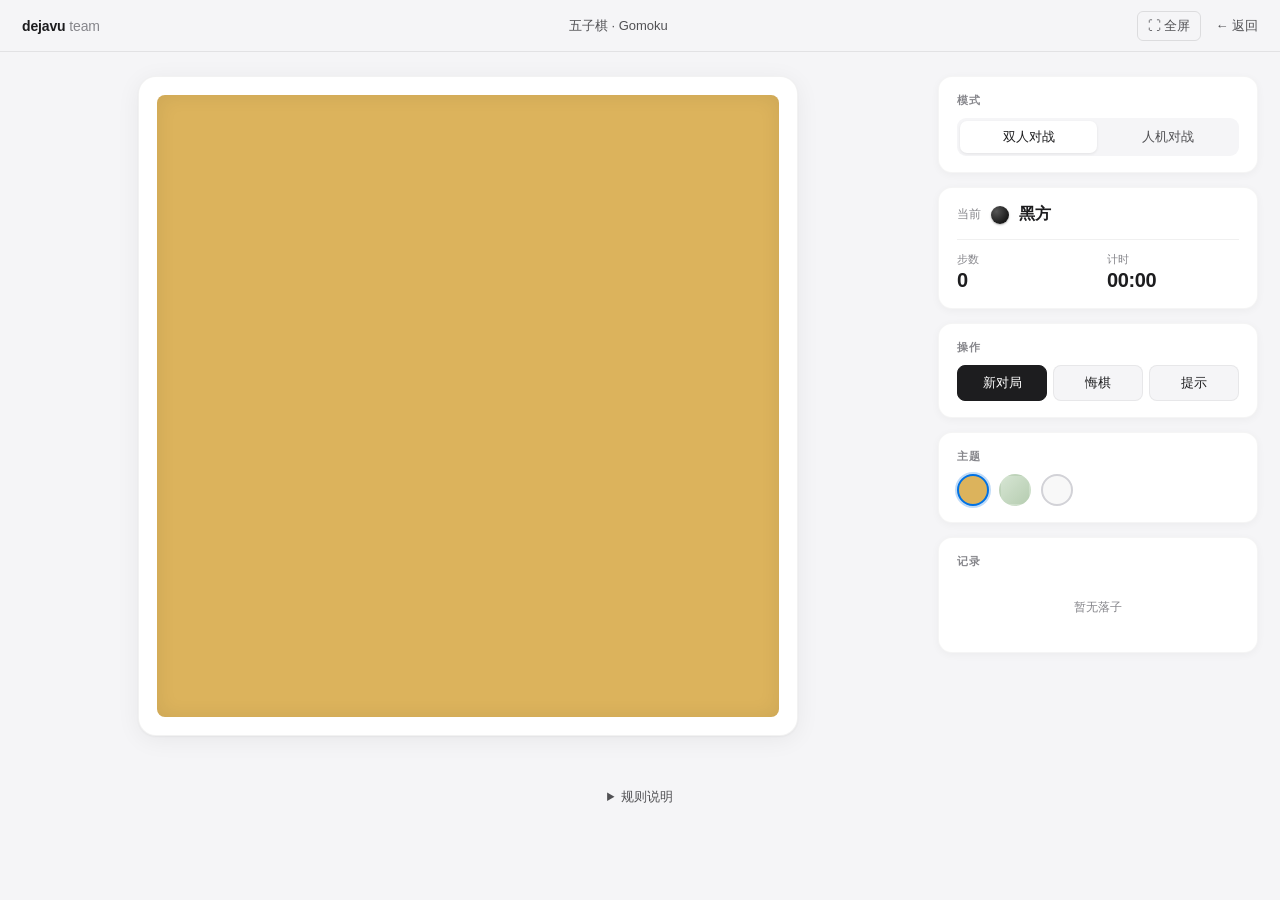
<file: wuziqi/index.html>
<!DOCTYPE html>
<html lang="zh-CN">
<head>
<meta charset="UTF-8">
<meta name="viewport" content="width=device-width, initial-scale=1.0, maximum-scale=1.0, user-scalable=no">
<title>五子棋 · Gomoku · dejavu team</title>
<link rel="icon" href="data:image/svg+xml,<svg xmlns='http://www.w3.org/2000/svg' viewBox='0 0 100 100'><text y='.9em' font-size='90'>⚫</text></svg>">
<style>
/* ===== Reset ===== */
*,*::before,*::after{margin:0;padding:0;box-sizing:border-box}
html{font-size:16px;-webkit-font-smoothing:antialiased;-moz-osx-font-smoothing:grayscale}
body{font-family:-apple-system,BlinkMacSystemFont,"SF Pro Display","SF Pro Text","PingFang SC","Helvetica Neue",Arial,sans-serif;background:#f5f5f7;color:#1d1d1f;min-height:100vh;overflow-x:hidden}

/* ===== 顶栏 ===== */
.g-nav{position:sticky;top:0;z-index:100;height:52px;background:rgba(245,245,247,0.85);-webkit-backdrop-filter:saturate(180%) blur(20px);backdrop-filter:saturate(180%) blur(20px);border-bottom:1px solid rgba(0,0,0,0.08)}
.g-nav-inner{max-width:1280px;margin:0 auto;height:100%;display:flex;align-items:center;justify-content:space-between;padding:0 22px;gap:18px}
.g-nav-logo{font-size:14px;font-weight:600;letter-spacing:-0.01em;color:#1d1d1f;text-decoration:none;white-space:nowrap}
.g-nav-fade{color:#86868b;font-weight:400}
.g-nav-title{font-size:13px;font-weight:500;color:#515154}
.g-nav-back{font-size:13px;color:#515154;text-decoration:none;transition:color 0.15s;white-space:nowrap}
.g-nav-back:hover{color:#0071e3}
.g-nav-actions{display:flex;align-items:center;gap:14px}
.g-nav-btn{font-size:13px;font-weight:500;font-family:inherit;color:#515154;background:transparent;border:1px solid rgba(0,0,0,0.1);border-radius:6px;padding:5px 10px;cursor:pointer;transition:all 0.15s;white-space:nowrap;display:inline-flex;align-items:center;gap:4px;-webkit-tap-highlight-color:transparent}
.g-nav-btn:hover{background:rgba(0,0,0,0.05);color:#1d1d1f}
.g-nav-btn:active{transform:scale(0.97)}
@media(max-width:480px){.g-nav-title{display:none}.g-nav{padding:0 8px}}

/* ===== 全屏棋盘模式 ===== */
:fullscreen{background:#f5f5f7}
:fullscreen .g-nav{padding:0 8px}
:fullscreen .g-main{
  grid-template-columns:minmax(0,1fr);
  max-width:none;
  padding:16px;
  align-items:center;
  justify-content:center;
  min-height:100vh;
}
:fullscreen .g-side{display:none}
:fullscreen .g-board-frame{
  max-width:min(95vmin,calc(100vw - 60px));
  width:min(95vmin,calc(100vw - 60px));
  padding:20px;
}
:fullscreen #board{width:100%;height:auto}
:fullscreen .g-rules{display:none}
:fullscreen .g-banner-inner{background:rgba(255,255,255,0.98);max-width:90vw}
:fullscreen .fs-enter{display:none}
:fullscreen .fs-exit{display:inline}
.fs-exit{display:none}

/* ===== 主区 ===== */
.g-main{max-width:1280px;margin:0 auto;padding:24px 22px 40px;display:grid;grid-template-columns:1fr 320px;gap:24px;align-items:start}
@media(max-width:880px){.g-main{grid-template-columns:1fr;padding:16px 14px 30px;gap:18px}}

/* ===== 棋盘 ===== */
.g-board-wrap{display:flex;justify-content:center;align-items:flex-start;width:100%}
.g-board-frame{position:relative;padding:18px;background:#fff;border-radius:18px;box-shadow:0 4px 24px rgba(0,0,0,0.06),0 1px 2px rgba(0,0,0,0.04);border:1px solid rgba(0,0,0,0.05);width:100%;max-width:min(660px,calc(100vw - 40px))}
#board{display:block;border-radius:8px;cursor:pointer;width:100%;height:auto;background:#dcb35c;box-shadow:inset 0 0 20px rgba(0,0,0,0.08);transition:background 0.3s,box-shadow 0.3s;touch-action:manipulation}
#board[data-theme=jade]{background:linear-gradient(135deg,#d6e5d3 0%,#b6cdb1 100%);box-shadow:inset 0 0 24px rgba(0,0,0,0.06)}
#board[data-theme=minimal]{background:#f9f9f9;box-shadow:none;border:1px solid #e8e8ed}
#board.dragging{cursor:grabbing}
.g-board-overlay{position:absolute;inset:0;pointer-events:none;border-radius:18px}

/* ===== 侧栏 ===== */
.g-side{display:flex;flex-direction:column;gap:14px}
.g-card{background:#fff;border-radius:14px;padding:16px 18px;box-shadow:0 2px 8px rgba(0,0,0,0.04);border:1px solid rgba(0,0,0,0.04)}
.g-card-title{font-size:11px;font-weight:600;letter-spacing:0.08em;color:#86868b;text-transform:uppercase;margin-bottom:10px}

/* ===== 段控件 ===== */
.g-seg{display:flex;background:#f5f5f7;border-radius:9px;padding:3px;gap:2px}
.g-seg-btn{flex:1;padding:7px 8px;font-size:13px;font-weight:500;color:#515154;background:transparent;border:none;border-radius:7px;cursor:pointer;transition:all 0.2s;font-family:inherit;-webkit-tap-highlight-color:transparent}
.g-seg-btn:hover{color:#1d1d1f}
.g-seg-btn.active{background:#fff;color:#1d1d1f;box-shadow:0 1px 3px rgba(0,0,0,0.08)}

/* ===== 信息卡 ===== */
.g-turn{display:flex;align-items:center;gap:10px;margin-bottom:14px}
.g-turn-label{font-size:12px;color:#86868b}
.g-turn-name{font-size:16px;font-weight:600;color:#1d1d1f}
.g-stone{display:inline-block;width:18px;height:18px;border-radius:50%;flex-shrink:0}
.g-stone-black{background:radial-gradient(circle at 30% 30%,#555 0%,#1a1a1a 70%);box-shadow:0 1px 2px rgba(0,0,0,0.3)}
.g-stone-white{background:radial-gradient(circle at 30% 30%,#fff 0%,#e0e0e0 80%);box-shadow:0 1px 2px rgba(0,0,0,0.15),inset 0 0 0 1px rgba(0,0,0,0.05)}
.g-meta{display:flex;gap:18px;padding-top:12px;border-top:1px solid rgba(0,0,0,0.06)}
.g-meta-item{display:flex;flex-direction:column;gap:2px;flex:1}
.g-meta-label{font-size:11px;color:#86868b}
.g-meta-val{font-size:20px;font-weight:700;color:#1d1d1f;font-variant-numeric:tabular-nums;letter-spacing:-0.02em}

/* ===== 按钮 ===== */
.g-actions{display:grid;grid-template-columns:1fr 1fr 1fr;gap:6px}
.g-btn{padding:8px 10px;font-size:13px;font-weight:500;font-family:inherit;color:#1d1d1f;background:#f5f5f7;border:1px solid rgba(0,0,0,0.06);border-radius:8px;cursor:pointer;transition:all 0.15s;-webkit-tap-highlight-color:transparent}
.g-btn:hover{background:#e8e8ed}
.g-btn:active{transform:scale(0.97)}
.g-btn-primary{background:#1d1d1f;color:#fff;border-color:#1d1d1f}
.g-btn-primary:hover{background:#2c2c2e}

/* ===== 主题选择 ===== */
.g-themes{display:flex;gap:10px}
.g-theme{width:32px;height:32px;border-radius:50%;border:2px solid transparent;background:#dcb35c;cursor:pointer;transition:all 0.15s;padding:0;-webkit-tap-highlight-color:transparent}
.g-theme-jade{background:linear-gradient(135deg,#d6e5d3 0%,#b6cdb1 100%)}
.g-theme-minimal{background:#f8f8f8;border:2px solid #d2d2d7}
.g-theme:hover{transform:scale(1.1)}
.g-theme.active{border-color:#0071e3;box-shadow:0 0 0 2px rgba(0,113,227,0.25)}

/* ===== 落子记录 ===== */
.g-card-log{max-height:220px}
.g-log{display:flex;flex-wrap:wrap;gap:4px;max-height:160px;overflow-y:auto;font-size:11px;color:#515154}
.g-log-step{display:inline-flex;align-items:center;gap:4px;padding:3px 6px;background:#f5f5f7;border-radius:6px;font-variant-numeric:tabular-nums;line-height:1}
.g-log-step .g-log-stone{width:9px;height:9px;border-radius:50%;flex-shrink:0}
.g-log-stone-black{background:#1a1a1a}
.g-log-stone-white{background:#fff;border:1px solid #d2d2d7}
.g-log-empty{font-size:12px;color:#86868b;text-align:center;width:100%;padding:20px 0}

/* ===== 胜利横幅 ===== */
.g-banner{position:fixed;inset:0;z-index:200;display:none;align-items:center;justify-content:center;background:rgba(0,0,0,0.4);-webkit-backdrop-filter:blur(8px);backdrop-filter:blur(8px)}
.g-banner.show{display:flex;animation:fadeIn 0.3s ease}
@keyframes fadeIn{from{opacity:0}to{opacity:1}}
.g-banner-inner{background:#fff;padding:32px 40px;border-radius:20px;text-align:center;box-shadow:0 20px 60px rgba(0,0,0,0.2);animation:popIn 0.4s cubic-bezier(0.34,1.56,0.64,1)}
@keyframes popIn{from{transform:scale(0.7);opacity:0}to{transform:scale(1);opacity:1}}
.g-banner-title{font-size:26px;font-weight:700;letter-spacing:-0.02em;color:#1d1d1f;margin-bottom:4px}
.g-banner-sub{font-size:14px;color:#86868b;margin-bottom:20px}

/* ===== 规则说明 ===== */
.g-rules{max-width:900px;margin:0 auto 40px;padding:0 22px}
.g-rules summary{font-size:13px;color:#515154;cursor:pointer;padding:12px 0;text-align:center;user-select:none;transition:color 0.15s}
.g-rules summary:hover{color:#0071e3}
.g-rules-inner{background:#fff;padding:20px 24px;border-radius:12px;font-size:13px;line-height:1.7;color:#515154;margin-top:8px}
.g-rules-inner p{margin-bottom:8px}
.g-rules-inner p:last-child{margin-bottom:0}
.g-rules-inner strong{color:#1d1d1f}

/* ===== 五连高亮与落子动画 ===== */
@keyframes winPulse{0%,100%{filter:drop-shadow(0 0 0 rgba(255,59,48,0))}50%{filter:drop-shadow(0 0 12px rgba(255,59,48,0.8))}}
.win-stone{animation:winPulse 1.2s ease-in-out infinite}
@keyframes stonePop{from{transform:scale(0);opacity:0}to{transform:scale(1);opacity:1}}
.stone-anim{animation:stonePop 0.25s cubic-bezier(0.34,1.56,0.64,1)}

/* ===== 移动端微调 ===== */
@media(max-width:880px){.g-card-log{max-height:180px}}
@media(max-width:480px){.g-board-frame{padding:12px;border-radius:14px}.g-card{padding:12px 14px}.g-banner-inner{padding:24px 28px;margin:0 16px}.g-banner-title{font-size:22px}.g-turn-name{font-size:14px}.g-meta-val{font-size:18px}}
</style>
</head>
<body>

<header class="g-nav">
  <div class="g-nav-inner">
    <a class="g-nav-logo" href="/" aria-label="返回首页"><span>dejavu<span class="g-nav-fade"> team</span></span></a>
    <div class="g-nav-title">五子棋 · Gomoku</div>
    <div class="g-nav-actions">
      <button id="fs-btn" class="g-nav-btn" type="button" aria-label="全屏">
        <span class="fs-enter">⛶ 全屏</span>
        <span class="fs-exit" hidden>⤢ 退出</span>
      </button>
      <a class="g-nav-back" href="/">← 返回</a>
    </div>
  </div>
</header>

<main class="g-main">
  <section class="g-board-wrap">
    <div class="g-board-frame">
      <canvas id="board" width="660" height="660"></canvas>
      <div class="g-board-overlay"></div>
    </div>
  </section>
  <aside class="g-side">
    <div class="g-card">
      <h3 class="g-card-title">模式</h3>
      <div class="g-seg" id="seg-mode">
        <button class="g-seg-btn active" data-mode="pvp">双人对战</button>
        <button class="g-seg-btn" data-mode="pve">人机对战</button>
      </div>
    </div>
    <div class="g-card" id="card-ai" hidden>
      <h3 class="g-card-title">AI 难度</h3>
      <div class="g-seg" id="seg-diff">
        <button class="g-seg-btn" data-diff="easy">简单</button>
        <button class="g-seg-btn active" data-diff="mid">中等</button>
        <button class="g-seg-btn" data-diff="hard">困难</button>
      </div>
      <h3 class="g-card-title" style="margin-top:18px">先手</h3>
      <div class="g-seg" id="seg-side">
        <button class="g-seg-btn active" data-side="black">玩家执黑</button>
        <button class="g-seg-btn" data-side="white">玩家执白</button>
      </div>
    </div>
    <div class="g-card g-card-info">
      <div class="g-turn">
        <span class="g-turn-label">当前</span>
        <span class="g-stone g-stone-black" id="turn-stone"></span>
        <span class="g-turn-name" id="turn-name">黑方</span>
      </div>
      <div class="g-meta">
        <div class="g-meta-item"><span class="g-meta-label">步数</span><span class="g-meta-val" id="moves">0</span></div>
        <div class="g-meta-item"><span class="g-meta-label">计时</span><span class="g-meta-val" id="timer">00:00</span></div>
      </div>
    </div>
    <div class="g-card">
      <h3 class="g-card-title">操作</h3>
      <div class="g-actions">
        <button class="g-btn g-btn-primary" id="btn-new">新对局</button>
        <button class="g-btn" id="btn-undo">悔棋</button>
        <button class="g-btn" id="btn-hint">提示</button>
      </div>
    </div>
    <div class="g-card">
      <h3 class="g-card-title">主题</h3>
      <div class="g-themes">
        <button class="g-theme active" data-theme="wood" title="木纹"></button>
        <button class="g-theme g-theme-jade" data-theme="jade" title="玉石"></button>
        <button class="g-theme g-theme-minimal" data-theme="minimal" title="极简"></button>
      </div>
    </div>
    <div class="g-card g-card-log">
      <h3 class="g-card-title">记录</h3>
      <div class="g-log" id="log">
        <div class="g-log-empty">暂无落子</div>
      </div>
    </div>
  </aside>
</main>

<div class="g-banner" id="banner">
  <div class="g-banner-inner">
    <div class="g-banner-title" id="banner-title">黑方胜！</div>
    <div class="g-banner-sub" id="banner-sub">连成五子</div>
    <button class="g-btn g-btn-primary" id="banner-again">再来一局</button>
  </div>
</div>

<details class="g-rules">
  <summary>规则说明</summary>
  <div class="g-rules-inner">
    <p>黑白双方交替落子，黑先。在横、竖、斜任意方向上先连成 5 子的一方获胜。</p>
    <p><strong>悔棋：</strong>撤销最近一步（人机对战会同时撤销 AI 一步）。</p>
    <p><strong>提示：</strong>高亮 AI 推荐的最佳落点。</p>
    <p><strong>计时：</strong>从首子落盘开始计时。</p>
  </div>
</details>

<script>
/* ==============================================================
   game.js — 游戏状态机 / 胜负判断 / 悔棋
   ============================================================ */
const Game = (()=>{
  const E=0,B=1,W=2
  let st={size:15,board:[],cur:B,winner:null,winLine:null,moves:0,hist:[],startAt:null}
  function rs(sz=15){st={size:sz,board:Array.from({length:sz},()=>Array(sz).fill(E)),cur:B,winner:null,winLine:null,moves:0,hist:[],startAt:null}}
  function mv(r,c){
    if(st.winner)return{ok:false}
    if(st.board[r][c]!==E)return{ok:false}
    st.board[r][c]=st.cur;st.hist.push({r,c,color:st.cur});st.moves++
    if(!st.startAt)st.startAt=Date.now()
    let line=chk(st.board,r,c,st.cur)
    if(line){st.winner=st.cur;st.winLine=line;return{ok:true,win:true,line}}
    if(st.moves===st.size*st.size){st.winner='draw';return{ok:true,draw:true}}
    st.cur=st.cur===B?W:B;return{ok:true}
  }
  function und(steps=1){
    if(!st.hist.length)return false
    for(let i=0;i<steps&&st.hist.length;i++){let l=st.hist.pop();st.board[l.r][l.c]=E;st.cur=l.color;st.moves--}
    st.winner=null;st.winLine=null;return true
  }
  function chk(brd,r,c,col){
    let dirs=[[0,1],[1,0],[1,1],[1,-1]]
    for(let[dR,dC]of dirs){
      let line=[{r,c}]
      let nr=r+dR,nc=c+dC
      while(nr>=0&&nr<st.size&&nc>=0&&nc<st.size&&brd[nr][nc]===col){line.push({r:nr,c:nc});nr+=dR;nc+=dC}
      nr=r-dR;nc=c-dC
      while(nr>=0&&nr<st.size&&nc>=0&&nc<st.size&&brd[nr][nc]===col){line.unshift({r:nr,c:nc});nr-=dR;nc-=dC}
      if(line.length>=5)return line
    }
    return null
  }
  return{reset:rs,getState:()=>st,getSize:()=>st.size,getCurrent:()=>st.cur,getWinner:()=>st.winner,getWinningLine:()=>st.winLine,getMoves:()=>st.moves,getHistory:()=>st.hist,move:mv,undo:und,checkWin:chk,constants:{E,B,W}}
})();

/* ==============================================================
   ai.js — AI 引擎 (评分 + alpha-beta)
   ============================================================ */
const AI = (()=>{
  const{E,B,W}=Game.constants
  const WIN_SCORE=1e9
  const S={
    FIVE:WIN_SCORE,
    OPEN_FOUR:1e6,
    FOUR:1e5,
    OPEN_THREE:1e4,
    THREE:1e3,
    OPEN_TWO:100,
    TWO:10,
    ONE:1
  }
  const DIRS=[[0,1],[1,0],[1,1],[1,-1]]
  // 形状评分: 严格优先级
  function shapeScore(line,col,opp){
    let me=0,en=0,em=0
    for(const v of line){if(v===col)me++;else if(v===opp)en++;else em++}
    if(en>0&&me<5)return{type:'none',score:0}
    if(me>=5)return{type:'five',score:S.FIVE}
    // 检查两端:0=空 1=边界/对方
    const left=line[0],right=line[line.length-1]
    const openL=left===E,openR=right===E
    const openEnds=(openL?1:0)+(openR?1:0)
    if(me===4){
      if(openEnds===2)return{type:'openFour',score:S.OPEN_FOUR}
      if(openEnds===1)return{type:'four',score:S.FOUR}
      return{type:'blocked',score:0}
    }
    if(me===3){
      if(openEnds===2)return{type:'openThree',score:S.OPEN_THREE}
      if(openEnds===1)return{type:'three',score:S.THREE}
      return{type:'blocked',score:0}
    }
    if(me===2){
      if(openEnds===2)return{type:'openTwo',score:S.OPEN_TWO}
      if(openEnds===1)return{type:'two',score:S.TWO}
      return{type:'blocked',score:0}
    }
    if(me===1){
      if(openEnds===2)return{type:'one',score:S.ONE}
      return{type:'blocked',score:0}
    }
    return{type:'none',score:0}
  }
  // 评估局面:我方总分 - 对方总分
  function evalBoard(brd,sz,my){
    let myScore=0,enScore=0
    const opp=my===B?W:B
    for(let r=0;r<sz;r++)for(let c=0;c<sz;c++){
      const v=brd[r][c];if(v===E)continue
      for(const[dR,dC]of DIRS){
        const pr=r-dR,pc=c-dC
        if(!(pr<0||pr>=sz||pc<0||pc>=sz||brd[pr][pc]!==v))continue
        for(let k=0;k<5;k++){
          const nr=r+dR*k,nc=c+dC*k
          if(nr<0||nr>=sz||nc<0||nc>=sz)break
          const line=[];let ok=true
          for(let i=0;i<5;i++){
            const wr=nr+dR*i,wc=nc+dC*i
            if(wr<0||wr>=sz||wc<0||wc>=sz){ok=false;break}
            line.push(brd[wr][wc])
          }
          if(!ok)continue
          const s=shapeScore(line,v,v===B?W:B)
          if(s.type==='five')return v===my?WIN_SCORE:-WIN_SCORE
          if(v===my)myScore+=s.score
          else enScore+=s.score
        }
      }
    }
    return myScore-enScore
  }
  // 候选
  function cands(brd,sz){
    const cs=[],seen=new Set()
    let cnt=0
    for(let r=0;r<sz;r++)for(let c=0;c<sz;c++)if(brd[r][c]!==E)cnt++
    const rad=cnt>40?1:2
    for(let r=0;r<sz;r++)for(let c=0;c<sz;c++){
      if(brd[r][c]!==E)continue
      let near=false
      for(let dr=-rad;dr<=rad&&!near;dr++)for(let dc=-rad;dc<=rad&&!near;dc++){
        if(!dr&&!dc)continue
        const nr=r+dr,nc=c+dc
        if(nr>=0&&nr<sz&&nc>=0&&nc<sz&&brd[nr][nc]!==E)near=true
      }
      if(near){
        const k=r*sz+c
        if(!seen.has(k)){seen.add(k);cs.push({r,c})}
      }
    }
    return cs
  }
  // 启发式:单步分
  function hMove(brd,sz,r,c,col){
    const opp=col===B?W:B
    let sc=0
    for(const[dR,dC]of DIRS){
      const w=[];for(let i=-4;i<=4;i++){
        const nr=r+dR*i,nc=c+dC*i
        if(nr<0||nr>=sz||nc<0||nc>=sz)w.push(-1)
        else w.push(brd[nr][nc])
      }
      const wo=w.slice();wo[4]=col
      sc+=shapeScore(wo,col,opp).score
    }
    return sc
  }
  // 中心偏好
  function centerBias(sz,r,c){
    const m=Math.floor(sz/2),d=Math.abs(r-m)+Math.abs(c-m)
    return Math.max(0,15-d*0.6)
  }
  // 复制
  function cloneB(brd,sz){
    const nb=new Array(sz)
    for(let r=0;r<sz;r++)nb[r]=brd[r].slice()
    return nb
  }
  // 检测某点是否"战术手"
  function isTactical(brd,sz,r,c,col){
    if(brd[r][c]!==E)return false
    const opp=col===B?W:B
    // 我方落子能成 4/5?
    brd[r][c]=col
    for(const[dR,dC]of DIRS){
      const line=[{r,c}]
      let nr=r+dR,nc=c+dC
      while(nr>=0&&nr<sz&&nc>=0&&nc<sz&&brd[nr][nc]===col){line.push({r:nr,c:nc});nr+=dR;nc+=dC}
      nr=r-dR;nc=c-dC
      while(nr>=0&&nr<sz&&nc>=0&&nc<sz&&brd[nr][nc]===col){line.unshift({r:nr,c:nc});nr-=dR;nc-=dC}
      if(line.length>=4){brd[r][c]=E;return true}
    }
    brd[r][c]=E
    // 拦对方 4?
    brd[r][c]=opp
    for(const[dR,dC]of DIRS){
      const line=[{r,c}]
      let nr=r+dR,nc=c+dC
      while(nr>=0&&nr<sz&&nc<0+nc<sz&&brd[nr][nc]===opp){line.push({r:nr,c:nc});nr+=dR;nc+=dC}
      nr=r-dR;nc=c-dC
      while(nr>=0&&nr<sz&&nc>=0&&nc<sz&&brd[nr][nc]===opp){line.unshift({r:nr,c:nc});nr-=dR;nc-=dC}
      if(line.length>=4){brd[r][c]=E;return true}
    }
    brd[r][c]=E
    return false
  }
  // VCF 搜索: 我是否能通过连续冲四必杀
  // 简化: 检查每手我方成 4,对手是否能同时封两处
  function vcfSearch(brd,sz,my,maxDepth){
    const opp=my===B?W:B
    const myFours=[] // 能成冲四的位置
    const cs=cands(brd,sz)
    for(const c of cs){
      brd[c.r][c.c]=my
      // 检查任一方向是否成 4
      let isFour=false
      for(const[dR,dC]of DIRS){
        let cnt=1
        let nr=c.r+dR,nc=c.c+dC
        while(nr>=0&&nr<sz&&nc>=0&&nc<sz&&brd[nr][nc]===my){cnt++;nr+=dR;nc+=dC}
        nr=c.r-dR;nc=c.c-dC
        while(nr>=0&&nr<sz&&nc>=0&&nc<sz&&brd[nr][nc]===my){cnt++;nr-=dR;nc-=dC}
        if(cnt===4)isFour=true
      }
      if(isFour)myFours.push(c)
      brd[c.r][c.c]=E
    }
    if(myFours.length===0)return null
    if(myFours.length>=2)return myFours[0] // 双冲四必胜
    // 单冲四:对手必须封,封了之后继续冲四
    const myFour=myFours[0]
    brd[myFour.r][myFour.c]=my
    // 对手所有可能 5 必封
    const oppMoves=[]
    for(const c of cs){
      if(c.r===myFour.r&&c.c===myFour.c)continue
      brd[c.r][c.c]=opp
      // 检查 opp 是否成 5
      let isFive=false
      for(const[dR,dC]of DIRS){
        let cnt=1
        let nr=c.r+dR,nc=c.c+dC
        while(nr>=0&&nr<sz&&nc>=0&&nc<sz&&brd[nr][nc]===opp){cnt++;nr+=dR;nc+=dC}
        nr=c.r-dR;nc=c.c-dC
        while(nr>=0&&nr<sz&&nc>=0&&nc<sz&&brd[nr][nc]===opp){cnt++;nr-=dR;nc-=dC}
        if(cnt===5)isFive=true
      }
      if(isFive)oppMoves.push(c)
      brd[c.r][c.c]=E
    }
    if(oppMoves.length===0)return myFour // 对手无法封
    if(oppMoves.length>=2)return null // 对手能封两处
    if(maxDepth<=0){brd[myFour.r][myFour.c]=E;return null}
    // 对手封了 → 我再继续 VCF
    brd[oppMoves[0].r][oppMoves[0].c]=opp
    const cont=vcfSearch(brd,sz,my,maxDepth-1)
    brd[oppMoves[0].r][oppMoves[0].c]=E
    brd[myFour.r][myFour.c]=E
    return cont
  }
  // 静态搜索(qsearch)
  function qsearch(brd,sz,al,bt,mx,my,qdp){
    if(qdp<=0)return evalBoard(brd,sz,my)
    const cur=mx?my:(my===B?W:B)
    const tcs=[]
    for(let r=0;r<sz;r++)for(let c=0;c<sz;c++){
      if(isTactical(brd,sz,r,c,cur))tcs.push({r,c})
    }
    if(tcs.length===0)return evalBoard(brd,sz,my)
    tcs.forEach(c=>c.h=hMove(brd,sz,c.r,c.c,cur))
    tcs.sort((a,b)=>b.h-a.h)
    const lm=Math.min(tcs.length,8)
    if(mx){
      let best=-Infinity
      for(let i=0;i<lm;i++){
        const c=tcs[i]
        brd[c.r][c.c]=cur
        const v=qsearch(brd,sz,al,bt,false,my,qdp-1)
        brd[c.r][c.c]=E
        best=Math.max(best,v)
        al=Math.max(al,v)
        if(bt<=al)break
      }
      return best
    }else{
      let best=Infinity
      for(let i=0;i<lm;i++){
        const c=tcs[i]
        brd[c.r][c.c]=cur
        const v=qsearch(brd,sz,al,bt,true,my,qdp-1)
        brd[c.r][c.c]=E
        best=Math.min(best,v)
        bt=Math.min(bt,v)
        if(bt<=al)break
      }
      return best
    }
  }
  // 迭代加深 + alpha-beta
  function searchDeep(brd,sz,depth,al,bt,mx,my,killers){
    const cur=mx?my:(my===B?W:B)
    const sc=evalBoard(brd,sz,my)
    if(sc>=WIN_SCORE)return WIN_SCORE
    if(sc<=-WIN_SCORE)return-WIN_SCORE
    if(depth===0)return qsearch(brd,sz,al,bt,mx,my,3)
    const cs=cands(brd,sz)
    if(cs.length===0)return sc
    // 杀手启发:先搜 killer moves
    cs.forEach(c=>c.h=hMove(brd,sz,c.r,c.c,cur)+centerBias(sz,c.r,c.c)*0.3)
    if(killers&&killers.length){
      for(const k of killers){
        const m=cs.find(c=>c.r===k.r&&c.c===k.c)
        if(m)m.h+=1e5
      }
    }
    cs.sort((a,b)=>b.h-a.h)
    const lim=Math.min(cs.length,depth>=5?10:depth>=3?14:18)
    if(mx){
      let best=-Infinity
      for(let i=0;i<lim;i++){
        const c=cs[i]
        brd[c.r][c.c]=cur
        const v=searchDeep(brd,sz,depth-1,al,bt,false,my,killers)
        brd[c.r][c.c]=E
        if(v>best)best=v
        if(v>al)al=v
        if(bt<=al)break
      }
      return best
    }else{
      let best=Infinity
      for(let i=0;i<lim;i++){
        const c=cs[i]
        brd[c.r][c.c]=cur
        const v=searchDeep(brd,sz,depth-1,al,bt,true,my,killers)
        brd[c.r][c.c]=E
        if(v<best)best=v
        if(v<bt)bt=v
        if(bt<=al)break
      }
      return best
    }
  }
  // 候选排序:我方五 > 封对手五 > VCF
  function orderCandidates(brd,sz,cs,my){
    const opp=my===B?W:B
    const order=[]
    for(const c of cs){
      brd[c.r][c.c]=my
      let myFive=false
      for(const[dR,dC]of DIRS){
        let cnt=1,nr=c.r+dR,nc=c.c+dC
        while(nr>=0&&nr<sz&&nc>=0&&nc<sz&&brd[nr][nc]===my){cnt++;nr+=dR;nc+=dC}
        nr=c.r-dR;nc=c.c-dC
        while(nr>=0&&nr<sz&&nc>=0&&nc<sz&&brd[nr][nc]===my){cnt++;nr-=dR;nc-=dC}
        if(cnt===5)myFive=true
      }
      brd[c.r][c.c]=E
      if(myFive)order.push({c,prio:0})
    }
    for(const c of cs){
      brd[c.r][c.c]=opp
      let oppFive=false
      for(const[dR,dC]of DIRS){
        let cnt=1,nr=c.r+dR,nc=c.c+dC
        while(nr>=0&&nr<sz&&nc>=0&&nc<sz&&brd[nr][nc]===opp){cnt++;nr+=dR;nc+=dC}
        nr=c.r-dR;nc=c.c-dC
        while(nr>=0&&nr<sz&&nc>=0&&nc<sz&&brd[nr][nc]===opp){cnt++;nr-=dR;nc-=dC}
        if(cnt===5)oppFive=true
      }
      brd[c.r][c.c]=E
      if(oppFive)order.push({c,prio:1})
    }
    const sb=cloneB(brd,sz)
    const vcf=vcfSearch(sb,sz,my,8)
    if(vcf)order.push({c:vcf,prio:2})
    for(const c of cs){
      if(!order.find(o=>o.c.r===c.r&&o.c.c===c.c))order.push({c,prio:3})
    }
    order.sort((a,b)=>a.prio-b.prio)
    return order.map(o=>o.c)
  }
  // 开局库(简化):前 2 手落中心区域
  const OPENINGS={}
  function openingMove(brd,sz,my,count){
    if(count>=4)return null
    const m=Math.floor(sz/2)
    if(count===0)return{r:m,c:m}
    if(count===1){
      // 选中心 3x3 区域里离对手最近空格
      const opp=my===B?W:B
      for(let r=m-1;r<=m+1;r++)for(let c=m-1;c<=m+1;c++){
        if(brd[r][c]===E)return{r,c}
      }
    }
    if(count===2||count===3){
      // 选中心 5x5 区域里 hMove 最高的
      let best=null,bestSc=-Infinity
      for(let r=m-2;r<=m+2;r++)for(let c=m-2;c<=m+2;c++){
        if(brd[r][c]!==E)continue
        const sc=hMove(brd,sz,r,c,my)
        if(sc>bestSc){bestSc=sc;best={r,c}}
      }
      return best
    }
    return null
  }
  // 入口
  function getBestMove(brd,sz,my,diff='mid',deadline){
    if(deadline===undefined)deadline=performance.now()+(diff==='easy'?100:diff==='mid'?400:diff==='hard'?1500:3000)
    // 数已落子
    let cnt=0
    for(let r=0;r<sz;r++)for(let c=0;c<sz;c++)if(brd[r][c]!==E)cnt++
    // 开局库(仅 hard+)
    if(diff==='hard'||diff==='nightmare'){
      const opMove=openingMove(brd,sz,my,cnt)
      if(opMove)return opMove
    }
    if(cnt===0)return{r:Math.floor(sz/2),c:Math.floor(sz/2)}
    const cs=cands(brd,sz)
    if(cs.length===0)return{r:Math.floor(sz/2),c:Math.floor(sz/2)}
    // 即时威胁:五/封五
    const opp=my===B?W:B
    for(const c of cs){
      brd[c.r][c.c]=my
      const l=Game.checkWin(brd,c.r,c.c,my)
      brd[c.r][c.c]=E
      if(l)return c
    }
    for(const c of cs){
      brd[c.r][c.c]=opp
      const l=Game.checkWin(brd,c.r,c.c,opp)
      brd[c.r][c.c]=E
      if(l)return c
    }
    // VCF(hard+ 才做)
    if(diff!=='easy'){
      const sb=cloneB(brd,sz)
      const vcf=vcfSearch(sb,sz,my,diff==='hard'?10:12)
      if(vcf)return vcf
    }
    // 候选排序(必杀+五优先)
    const ordered=orderCandidates(brd,sz,cs,my)
    // 迭代加深
    const maxDepth=diff==='easy'?2:diff==='mid'?4:diff==='hard'?6:8
    let bestMove=ordered[0]
    let bestVal=-Infinity
    let killers=[]
    for(let d=2;d<=maxDepth;d+=2){
      if(performance.now()>deadline)break
      let curBest=null,curVal=-Infinity
      for(const c of ordered){
        if(performance.now()>deadline)break
        brd[c.r][c.c]=my
        const v=searchDeep(brd,sz,d-1,-Infinity,Infinity,false,my,killers)
        brd[c.r][c.c]=E
        if(v>curVal){curVal=v;curBest=c}
      }
      if(curBest){
        if(curVal>bestVal){bestVal=curVal;bestMove=curBest}
        killers=[curBest]
        if(Math.abs(bestVal)>=WIN_SCORE)break
      }
    }
    return bestMove||ordered[0]
  }
  return{getBestMove}
})();


/* ==============================================================
   board.js — 棋盘渲染 / 落子绘制 / 鼠标交互 (自适应屏幕)
   ============================================================ */
const Board = (()=>{
  const PD=28,SRF=0.42,SSB=4
  let cv,ctx,dpr=1,sz=15,cell=0,ox=0,oy=0,bpx=0
  let stones=[],lastM=null,winL=null,hover=null,thm='wood',onClk=()=>{},_animStones=[]

  function init(el,op={}){
    cv=el;ctx=cv.getContext('2d');sz=op.size||15;onClk=op.onCellClick||(()=>{});thm=op.theme||'wood'
    dpr=window.devicePixelRatio||1
    rs();rz()
    window.addEventListener('resize',()=>{rz();dr()})
    cv.addEventListener('mousemove',e=>{let p=pc(e.clientX,e.clientY);if(JSON.stringify(p)!==JSON.stringify(hover)){hover=p;dr()}})
    cv.addEventListener('mouseleave',()=>{if(hover){hover=null;dr()}})
    cv.addEventListener('click',e=>{let p=pc(e.clientX,e.clientY);if(p)onClk(p.r,p.c)})
    cv.addEventListener('touchstart',e=>{e.preventDefault();if(!e.touches.length)return;let t=e.touches[0],p=pc(t.clientX,t.clientY);if(p)onClk(p.r,p.c)},{passive:false})
  }

  function rz(){
    let r=cv.getBoundingClientRect(),w=r.width;if(w<10)w=300
    cv.width=Math.floor(w*dpr);cv.height=Math.floor(w*dpr)
    ctx.setTransform(dpr,0,0,dpr,0,0)
    bpx=w;cell=(bpx-PD*2)/(sz-1);ox=PD;oy=PD
  }

  function rs(ns){if(ns)sz=ns;stones=Array.from({length:sz},()=>Array(sz).fill(0));lastM=null;winL=null;hover=null;_animStones=[];rz()}
  function gSt(){return stones}
  function gSz(){return sz}
  function sSt(r,c,col){stones[r][c]=col;lastM={r,c};if(!winL)dr()}
  function rSt(r,c){stones[r][c]=0;dr()}
  function sLM(p){lastM=p;dr()}
  function sWL(l){winL=l;dr()}
  function sHv(p){hover=p;dr()}
  function sTh(t){thm=t;dr()}
  function cXY(r,c){return{x:ox+c*cell,y:oy+r*cell}}

  function pc(cx,cy){
    let r=cv.getBoundingClientRect(),x=cx-r.left,y=cy-r.top
    let c=Math.round((x-ox)/cell),rr=Math.round((y-oy)/cell)
    if(rr<0||rr>=sz||c<0||c>=sz)return null
    let dx=x-(ox+c*cell),dy=y-(oy+rr*cell)
    if(Math.hypot(dx,dy)>cell*0.5)return null
    return{r:rr,c}
  }

  function dr(){
    drawBoard();drawStones();if(winL)drawWinLine()
    if(hover&&!stones[hover.r][hover.c]&&!winL)drawHover()
    if(lastM&&!winL)drawLastMark()
  }
  function drawBoard(){
    ctx.clearRect(0,0,bpx,bpx)
    ctx.strokeStyle=thm==='minimal'?'#d2d2d7':'rgba(0,0,0,0.45)';ctx.lineWidth=1
    for(let i=0;i<sz;i++){
      let p=cXY(0,i);ctx.beginPath();ctx.moveTo(p.x,p.y);p=cXY(sz-1,i);ctx.lineTo(p.x,p.y);ctx.stroke()
      p=cXY(i,0);ctx.beginPath();ctx.moveTo(p.x,p.y);p=cXY(i,sz-1);ctx.lineTo(p.x,p.y);ctx.stroke()
    }
    if(sz>=13&&sz%2===1){
      let st=sz===15?[[3,3],[3,11],[11,3],[11,11],[7,7]]:[[Math.floor(sz/2),Math.floor(sz/2)]]
      ctx.fillStyle=thm==='minimal'?'#86868b':'rgba(0,0,0,0.55)'
      for(let[r,c]of st){let p=cXY(r,c);ctx.beginPath();ctx.arc(p.x,p.y,2.5,0,Math.PI*2);ctx.fill()}
    }
  }
  function drawStones(){
    for(let r=0;r<sz;r++)for(let c=0;c<sz;c++){
      let v=stones[r][c];if(!v)continue;let win=winL&&winL.some(p=>p.r===r&&p.c===c);drawStone(r,c,v,win)
    }
  }
  function drawStone(r,c,col,win){
    let{x,y}=cXY(r,c),rad=cell*SRF;ctx.save()
    ctx.shadowColor='rgba(0,0,0,0.25)';ctx.shadowBlur=SSB;ctx.shadowOffsetY=1.5
    let gr=ctx.createRadialGradient(x-rad*0.35,y-rad*0.35,rad*0.1,x,y,rad)
    if(col===1){gr.addColorStop(0,'#5a5a5a');gr.addColorStop(0.7,'#1a1a1a');gr.addColorStop(1,'#000')}
    else{gr.addColorStop(0,'#fff');gr.addColorStop(0.7,'#f0f0f0');gr.addColorStop(1,'#d8d8d8')}
    ctx.fillStyle=gr;ctx.beginPath();ctx.arc(x,y,rad,0,Math.PI*2);ctx.fill();ctx.restore()
    if(col===2){ctx.strokeStyle='rgba(0,0,0,0.12)';ctx.lineWidth=0.6;ctx.beginPath();ctx.arc(x,y,rad,0,Math.PI*2);ctx.stroke()}
    if(win){ctx.save();ctx.shadowColor='#ff3b30';ctx.shadowBlur=14;ctx.beginPath();ctx.arc(x,y,rad,0,Math.PI*2);ctx.fill();ctx.restore()}
  }
  function drawLastMark(){
    if(!lastM)return;let{x,y}=cXY(lastM.r,lastM.c),rad=cell*SRF*0.32
    ctx.fillStyle='#ff3b30';ctx.beginPath();ctx.arc(x,y,rad,0,Math.PI*2);ctx.fill()
  }
  function drawHover(){
    if(!hover)return;let{x,y}=cXY(hover.r,hover.c),rad=cell*SRF*0.32
    ctx.strokeStyle='rgba(0,0,0,0.35)';ctx.lineWidth=1.2;ctx.beginPath();ctx.arc(x,y,rad,0,Math.PI*2);ctx.stroke()
  }
  function drawWinLine(){
    if(!winL||winL.length<2)return;let f=cXY(winL[0].r,winL[0].c),l=cXY(winL[winL.length-1].r,winL[winL.length-1].c)
    ctx.save();ctx.strokeStyle='rgba(255,59,48,0.85)';ctx.lineWidth=3;ctx.lineCap='round';ctx.beginPath();ctx.moveTo(f.x,f.y);ctx.lineTo(l.x,l.y);ctx.stroke();ctx.restore()
  }
  return{init,reset:rs,setSize:rs,getSize:gSz,getStones:gSt,setStone:sSt,removeStone:rSt,setLastMove:sLM,setWinningLine:sWL,setHover:sHv,setTheme:sTh,draw:dr,cellToXY:cXY}
})();

/* ==============================================================
   ui.js — 侧栏控件 / 状态同步
   ============================================================ */
const UI = (()=>{
  let hn={onNew(){}}
  function init(h){hn=h
    let $=id=>document.getElementById(id)
    bindSeg($('seg-mode'),'data-mode',v=>{hn.onMode(v);$('card-ai').hidden=v!=='pve'})
    bindSeg($('seg-diff'),'data-diff',v=>hn.onDiff(v))
    bindSeg($('seg-side'),'data-side',v=>hn.onSide(v))
    bindTheme()
    $('btn-new').addEventListener('click',()=>{hideBanner();hn.onNew()})
    $('btn-undo').addEventListener('click',hn.onUndo)
    $('btn-hint').addEventListener('click',hn.onHint)
    $('banner-again').addEventListener('click',()=>{hideBanner();hn.onNew()})
    let b=$('banner');b.addEventListener('click',e=>{if(e.target===b){hideBanner();hn.onNew()}})
    hn.hideBanner=hideBanner;hn.showBanner=showBanner;hideBanner()
  }
  function bindSeg(ct,attr,cb){if(!ct)return;let bs=ct.querySelectorAll('button');bs.forEach(b=>b.addEventListener('click',()=>{bs.forEach(x=>x.classList.remove('active'));b.classList.add('active');cb(b.getAttribute(attr))}))}
  function bindTheme(){document.querySelectorAll('.g-theme').forEach(b=>b.addEventListener('click',()=>{document.querySelectorAll('.g-theme').forEach(x=>x.classList.remove('active'));b.classList.add('active');hn.onTheme(b.getAttribute('data-theme'))}))}
  function setTurn(c){
    let s=document.getElementById('turn-stone'),n=document.getElementById('turn-name')
    if(c===1){s.className='g-stone g-stone-black';n.textContent='黑方'}
    else if(c===2){s.className='g-stone g-stone-white';n.textContent='白方'}
    else{n.textContent='—'}
  }
  function setMoves(n){document.getElementById('moves').textContent=n}
  function setTimer(sec){let m=Math.floor(sec/60).toString().padStart(2,'0'),s=(sec%60).toString().padStart(2,'0');document.getElementById('timer').textContent=m+':'+s}
  function setLog(hist){
    let lg=document.getElementById('log')
    if(!hist.length){lg.innerHTML='<div class="g-log-empty">暂无落子</div>';return}
    lg.innerHTML=hist.map((m,i)=>{let st=m.color===1?'g-log-stone-black':'g-log-stone-white',cl=String.fromCharCode(65+m.c);return'<span class="g-log-step"><span class="g-log-stone '+st+'"></span>'+(i+1)+'. '+cl+(m.r+1)+'</span>'}).join('')
    lg.scrollTop=lg.scrollHeight
  }
  function showBanner(t,s){document.getElementById('banner-title').textContent=t;document.getElementById('banner-sub').textContent=s;document.getElementById('banner').classList.add('show')}
  function hideBanner(){document.getElementById('banner').classList.remove('show')}
  function setBoardTheme(t){document.getElementById('board').setAttribute('data-theme',t)}
  return{init,setTurn,setMoves,setTimer,setLog,showBanner,hideBanner,setBoardTheme}
})();

/* ==============================================================
   gomoku.js — 入口，串联所有模块
   ============================================================ */
(function(){
  const{B,W}=Game.constants
  let st={mode:'pvp',diff:'mid',side:B,thm:'wood',thinking:false,ti:null}

  function init(){
    Game.reset(15)
    Board.init(document.getElementById('board'),{size:15,theme:st.thm,onCellClick:handleClick})
    UI.init({onMode:v=>{st.mode=v;newG()},onDiff:v=>{st.diff=v},onSide:v=>{st.side=v==='black'?B:W;newG()},onNew:newG,onUndo:handleUndo,onHint:handleHint,onTheme:t=>{st.thm=t;Board.setTheme(t);UI.setBoardTheme(t)}})
    UI.setBoardTheme(st.thm)
    ref()
    startTimer()
  }

  function ref(){let g=Game.getState();UI.setTurn(g.cur);UI.setMoves(g.moves);UI.setLog(g.hist)}
  function startTimer(){stopTimer();st.ti=setInterval(()=>{let g=Game.getState();if(!g.startAt||g.winner)return;UI.setTimer(Math.floor((Date.now()-g.startAt)/1000))},500)}
  function stopTimer(){if(st.ti){clearInterval(st.ti);st.ti=null}}

  function handleClick(r,c){
    if(st.thinking)return;let g=Game.getState();if(g.winner)return
    if(st.mode==='pve'&&g.cur!==st.side)return
    place(r,c)
    if(st.mode==='pve'&&!Game.getWinner())runAI()
  }

  function place(r,c){
    let res=Game.move(r,c);if(!res.ok)return
    let g=Game.getState();Board.setStone(r,c,g.board[r][c]);ref();afterMove(res)
  }

  function runAI(){
    if(Game.getWinner())return;let g=Game.getState(),ai=g.cur;st.thinking=true;UI.setTurn(0)
    setTimeout(()=>{
      let m=AI.getBestMove(Game.getState().board,Game.getSize(),ai,st.diff)
      st.thinking=false
      if(m){let res=Game.move(m.r,m.c);if(res.ok){Board.setStone(m.r,m.c,Game.getState().board[m.r][m.c]);ref();afterMove(res)}}
    },150)
  }

  function afterMove(res){
    if(res.win){let n=Game.getWinner()===B?'黑方':'白方';UI.showBanner(n+'胜！','连成 5 子 · 共 '+Game.getMoves()+' 步');Board.setWinningLine(res.line);stopTimer()}
    else if(res.draw){UI.showBanner('和棋','棋盘下满 · '+Game.getMoves()+' 步');stopTimer()}
  }

  function newG(){stopTimer();UI.hideBanner();Game.reset(15);Board.reset(15);ref();startTimer()}
  function handleUndo(){if(st.thinking)return;let g=Game.getState();if(!g.hist.length)return;Game.undo(st.mode==='pve'?2:1);Board.reset(Game.getSize())
    let s=Game.getState();for(let r=0;r<s.size;r++)for(let c=0;c<s.size;c++)if(s.board[r][c])Board.setStone(r,c,s.board[r][c])
    Board.setLastMove(s.hist.length?s.hist[s.hist.length-1]:null);ref()
  }
  function handleHint(){
    if(st.thinking)return;let g=Game.getState();if(g.winner)return
    let m=AI.getBestMove(g.board,Game.getSize(),g.cur,'mid')
    if(m){Board.setHover(m.r,m.c);setTimeout(()=>Board.setHover(null),2500)}
  }
  if(document.readyState==='loading')document.addEventListener('DOMContentLoaded',init);else init()
  // 全屏切换
  (function(){
    const fsBtn=document.getElementById('fs-btn')
    if(!fsBtn)return
    const enterLabel=fsBtn.querySelector('.fs-enter')
    const exitLabel=fsBtn.querySelector('.fs-exit')
    function update(){
      const isFs=!!document.fullscreenElement
      enterLabel.hidden=isFs
      exitLabel.hidden=!isFs
    }
    fsBtn.addEventListener('click',()=>{
      if(!document.fullscreenElement){
        const el=document.documentElement
        const req=el.requestFullscreen||el.webkitRequestFullscreen||el.mozRequestFullScreen||el.msRequestFullscreen
        if(!req){
          console.warn('[fs] 当前浏览器不支持 Fullscreen API')
          alert('当前浏览器不支持全屏，请用 Chrome / Edge / Firefox 打开')
          return
        }
        const p=req.call(el)
        if(p&&p.catch)p.catch(err=>{
          console.warn('[fs] requestFullscreen 失败:',err)
          alert('全屏请求被拒绝：'+err.message+'\n可能是 iframe 嵌入或浏览器策略限制')
        })
      }else{
        const ex=document.exitFullscreen||document.webkitExitFullscreen||document.mozCancelFullScreen||document.msExitFullscreen
        if(!ex)return
        const p=ex.call(document)
        if(p&&p.catch)p.catch(err=>console.warn('[fs] exitFullscreen 失败:',err))
      }
    })
    document.addEventListener('fullscreenchange',update)
    document.addEventListener('webkitfullscreenchange',update)
    update()
  })()
})();
</script>
</body>
</html>
</file>
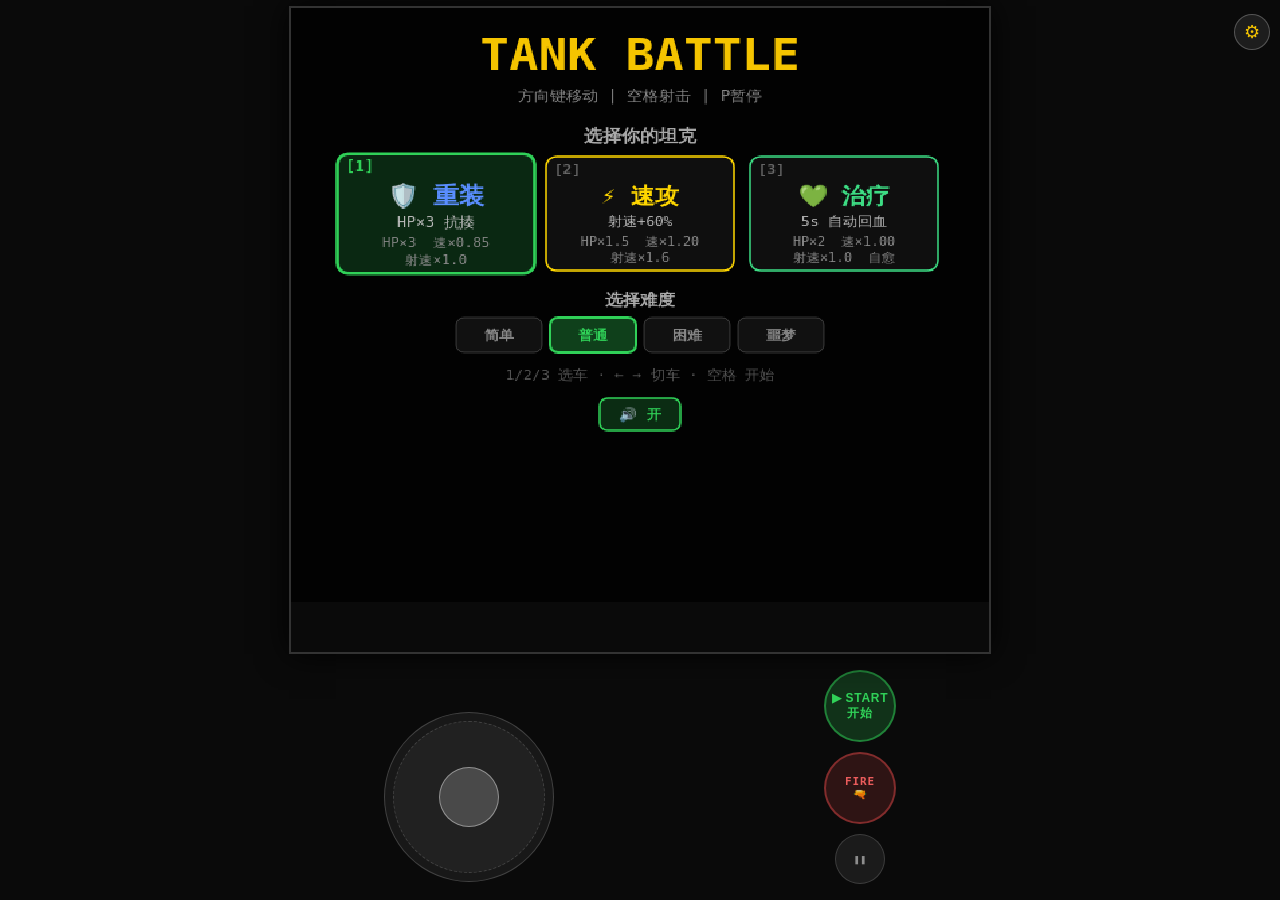
<file: games/tank/index.html>
<!DOCTYPE html>
<html lang="zh">
<head>
<meta charset="UTF-8">
<meta name="viewport" content="width=device-width, initial-scale=1.0, maximum-scale=1.0, user-scalable=no">
<title>Tank Battle</title>
<style>
*{margin:0;padding:0;box-sizing:border-box;-webkit-tap-highlight-color:transparent}
html,body{width:100%;height:100%;background:#0a0a0a;overflow:hidden;touch-action:none;user-select:none;-webkit-user-select:none}
body{display:flex;flex-direction:column;align-items:center;justify-content:center;font-family:monospace}
/* ─── 布局：画布填满可用高度（dvh 自适应） ─── */
#wrapper{display:flex;flex-direction:column;align-items:center;justify-content:flex-start;width:100%;height:100dvh;height:-webkit-fill-available;gap:6px;padding:6px 0;box-sizing:border-box}
#canvas-wrap{flex:1;display:flex;align-items:center;justify-content:center;min-height:0;width:100%}
canvas{display:block;image-rendering:pixelated;image-rendering:crisp-edges;border:2px solid #333;box-shadow:0 0 30px rgba(0,0,0,0.9);width:auto;height:100%;aspect-ratio:520/480;max-width:100vw;max-height:100%}
/* ─── 道具栏 (INV) ──────────────────────── */
#inv-bar{display:flex;gap:6px;padding:6px 8px;background:rgba(20,20,20,0.9);border:1.5px solid #444;border-radius:8px;margin-top:6px;align-items:center;justify-content:center;flex-shrink:0}
.inv-slot{position:relative;width:50px;height:50px;background:rgba(255,255,255,0.04);border:1.5px solid rgba(255,255,255,0.18);border-radius:6px;display:flex;align-items:center;justify-content:center;font-size:24px;cursor:pointer;color:#fff;transition:all 0.1s;touch-action:manipulation;-webkit-tap-highlight-color:transparent;user-select:none;-webkit-user-select:none}
.inv-slot:hover{background:rgba(255,255,255,0.12)}
.inv-slot.selected{border-color:#30d158;border-width:2px;transform:scale(1.08);box-shadow:0 0 10px rgba(48,209,88,0.5);background:rgba(48,209,88,0.15)}
.inv-slot .slot-num{position:absolute;top:1px;left:3px;font-size:9px;color:rgba(255,255,255,0.4);font-family:monospace;font-weight:bold}
.inv-slot.selected .slot-num{color:#30d158}
.inv-slot .slot-count{position:absolute;bottom:1px;right:3px;font-size:11px;color:#ffd700;font-family:monospace;font-weight:bold;background:rgba(0,0,0,0.5);padding:0 3px;border-radius:3px}
.inv-slot.empty{color:rgba(255,255,255,0.15)}
.inv-slot .slot-tooltip{display:none;position:absolute;bottom:110%;left:50%;transform:translateX(-50%);background:rgba(0,0,0,0.9);color:#fff;padding:3px 6px;border-radius:4px;font-size:10px;white-space:nowrap;z-index:10;pointer-events:none}
.inv-slot:hover .slot-tooltip{display:block}
#inv-label{font-size:9px;color:rgba(255,255,255,0.3);letter-spacing:0.05em;margin-right:4px;font-family:monospace}
#controls{display:flex;width:100%;max-width:720px;padding:10px 14px;justify-content:space-between;align-items:center;gap:12px;flex-shrink:0;margin:0 auto;touch-action:none}
/* 圆形遥杆 — 替换原 3x3 D-Pad */
#joystick{position:relative;width:170px;height:170px;border-radius:50%;background:rgba(255,255,255,0.06);border:1.5px solid rgba(255,255,255,0.18);flex-shrink:0;touch-action:none;user-select:none;-webkit-user-select:none;-webkit-tap-highlight-color:transparent}
.joystick-base{position:absolute;inset:8px;border-radius:50%;background:rgba(255,255,255,0.04);border:1px dashed rgba(255,255,255,0.15);pointer-events:none}
.joystick-knob{position:absolute;width:60px;height:60px;border-radius:50%;background:rgba(255,255,255,0.18);border:1.5px solid rgba(255,255,255,0.4);top:50%;left:50%;transform:translate(-50%,-50%);transition:background 0.1s;pointer-events:none}
.joystick-knob.active{background:rgba(120,200,255,0.4);border-color:rgba(120,200,255,0.7)}
#fire-zone{display:flex;flex-direction:column;gap:10px;align-items:center}
#fire-btn{width:72px;height:72px;border-radius:50%;background:rgba(255,80,80,0.15);border:2.5px solid rgba(255,80,80,0.4);color:rgba(255,100,100,0.9);font-size:11px;font-weight:bold;font-family:monospace;letter-spacing:0.08em;cursor:pointer;-webkit-appearance:none;touch-action:manipulation;display:flex;align-items:center;justify-content:center;flex-direction:column;gap:2px;transition:background 0.1s,transform 0.1s}
#fire-btn:active{background:rgba(255,80,80,0.35);transform:scale(0.93)}
#pause-btn{width:50px;height:50px;border-radius:50%;background:rgba(255,255,255,0.07);border:1.5px solid rgba(255,255,255,0.15);color:rgba(255,255,255,0.5);font-size:10px;font-family:monospace;letter-spacing:0.05em;cursor:pointer;-webkit-appearance:none;touch-action:manipulation;display:flex;align-items:center;justify-content:center}
#pause-btn:active{background:rgba(255,255,255,0.2)}
#pause-label{font-size:9px;color:rgba(255,255,255,0.3);letter-spacing:0.05em;margin-top:2px}
#start-btn{width:72px;height:72px;border-radius:50%;background:rgba(48,209,88,0.2);border:2.5px solid rgba(48,209,88,0.5);color:#30d158;font-size:12px;font-weight:bold;letter-spacing:0.06em;cursor:pointer;-webkit-appearance:none;touch-action:manipulation;display:flex;align-items:center;justify-content:center;flex-direction:column;gap:2px;flex-shrink:0}
#pause-btn,#start-btn,#fire-btn{display:flex}
#pause-btn{width:50px;height:50px;border-radius:50%;background:rgba(255,255,255,0.07);border:1.5px solid rgba(255,255,255,0.15);color:rgba(255,255,255,0.5);font-size:10px;font-family:monospace;letter-spacing:0.05em;cursor:pointer;-webkit-appearance:none;touch-action:manipulation;align-items:center;justify-content:center;flex-shrink:0}
#pause-btn:active{background:rgba(255,255,255,0.2)}
/* 桌面：控件紧凑 */
@media(min-width:541px) and (max-width:880px){
  #joystick{width:150px;height:150px}
  .joystick-knob{width:54px;height:54px}
  #fire-btn{width:68px;height:68px;font-size:11px}
  #start-btn{width:66px;height:66px;font-size:11px}
  #pause-btn{width:50px;height:50px;font-size:10px}
}
@media(min-width:881px){}
/* 超宽屏：控件限位避免被拉太开 */
@media(min-width:1100px){
  #controls{max-width:540px}
}
/* 手机小屏 */
@media(max-width:540px),(max-height:600px){
  #joystick{width:135px;height:135px}
  .joystick-knob{width:50px;height:50px}
  #fire-btn{width:70px;height:70px}
  #start-btn{width:70px;height:70px}
  #pause-btn{width:50px;height:50px}
  #pause-label{display:block!important}
}
@media(orientation:portrait) and (max-width:540px){#wrapper{justify-content:flex-start;padding-top:10px}}
/* ─── Settings Modal + Gear Button ────────────────── */
#settings-modal{position:fixed;inset:0;background:rgba(0,0,0,0.6);display:none;align-items:center;justify-content:center;z-index:100}
#settings-modal.show{display:flex}
.modal-card{background:#1a1a1a;border:1.5px solid #444;border-radius:10px;padding:20px 24px;min-width:280px;color:#eee;font-family:monospace;box-shadow:0 4px 20px rgba(0,0,0,0.6)}
.modal-header{display:flex;justify-content:space-between;align-items:center;font-size:16px;margin-bottom:14px;color:#f5c400}
.modal-close{background:none;border:none;color:#888;font-size:22px;cursor:pointer;padding:0 6px;line-height:1}
.modal-row{display:flex;align-items:center;justify-content:space-between;margin:10px 0;font-size:12px}
.modal-row label{color:#aaa}
.seg{display:flex;gap:4px}
.seg button,.modal-row button.toggle{background:rgba(255,255,255,0.06);border:1px solid rgba(255,255,255,0.2);border-radius:5px;padding:5px 10px;color:#ccc;font-size:11px;font-family:monospace;cursor:pointer;transition:all 0.1s;touch-action:manipulation;-webkit-tap-highlight-color:transparent;-webkit-appearance:none}
.seg button.active,.modal-row button.toggle.on{background:rgba(48,209,88,0.25);border-color:#30d158;color:#30d158}
#settings-btn{position:absolute;top:8px;right:10px;width:36px;height:36px;background:rgba(255,255,255,0.08);border:1.5px solid rgba(255,255,255,0.25);border-radius:50%;font-size:18px;cursor:pointer;color:#f5c400;touch-action:manipulation;-webkit-tap-highlight-color:transparent;display:flex;align-items:center;justify-content:center;z-index:5;-webkit-appearance:none;padding:0}
#settings-btn:hover{background:rgba(255,255,255,0.15)}
#settings-btn:active{transform:scale(0.92)}
#settings-btn.hidden{display:none}
/* ─── D-Pad Fallback (十字) ─────────────────────────── */
/* 2026-06-02 扩大：手机端从 110→135，桌面从 130→170，按钮间 gap 4px 避免误触 */
#dpad-fallback{display:none;grid-template-columns:repeat(3,54px);grid-template-rows:repeat(3,54px);gap:4px;width:170px;height:170px;flex-shrink:0;touch-action:none;user-select:none;-webkit-user-select:none}
#dpad-fallback .dpad-btn{background:rgba(255,255,255,0.06);border:1.5px solid rgba(255,255,255,0.22);border-radius:7px;color:rgba(255,255,255,0.65);font-size:18px;cursor:pointer;display:flex;align-items:center;justify-content:center;touch-action:manipulation;-webkit-tap-highlight-color:transparent;-webkit-appearance:none;font-family:monospace;padding:0;line-height:1;min-width:44px;min-height:44px}
#dpad-fallback .dpad-btn:active,#dpad-fallback .dpad-btn.pressed{background:rgba(120,200,255,0.25);border-color:rgba(120,200,255,0.6);color:#78c8ff}
#dpad-fallback .dpad-center{background:rgba(255,255,255,0.03);border:1.5px dashed rgba(255,255,255,0.15);cursor:default;font-size:10px;color:rgba(255,255,255,0.3);pointer-events:none;letter-spacing:0.08em}
@media(min-width:541px) and (max-width:880px){
  #dpad-fallback{width:150px;height:150px;grid-template-columns:repeat(3,48px);grid-template-rows:repeat(3,48px)}
}
@media(max-width:540px),(max-height:600px){
  #dpad-fallback{width:135px;height:135px;grid-template-columns:repeat(3,44px);grid-template-rows:repeat(3,44px)}
}
</style>
</head>
<body>
<div id="wrapper">
<div id="canvas-wrap" style="position:relative;display:flex;align-items:center;justify-content:center">
<canvas id="game"></canvas>
<button id="settings-btn" title="设置">⚙</button>
</div>
<div id="inv-bar">
  <span id="inv-label">INV</span>
  <div class="inv-slot empty" data-slot="0"><span class="slot-num">1</span><span class="slot-tooltip">空</span><span class="slot-count"></span></div>
  <div class="inv-slot empty" data-slot="1"><span class="slot-num">2</span><span class="slot-tooltip">空</span><span class="slot-count"></span></div>
  <div class="inv-slot empty" data-slot="2"><span class="slot-num">3</span><span class="slot-tooltip">空</span><span class="slot-count"></span></div>
  <div class="inv-slot empty" data-slot="3"><span class="slot-num">4</span><span class="slot-tooltip">空</span><span class="slot-count"></span></div>
  <div class="inv-slot empty" data-slot="4"><span class="slot-num">5</span><span class="slot-tooltip">空</span><span class="slot-count"></span></div>
</div>
<div id="controls">
  <div id="joystick-wrap" style="position:relative;width:130px;height:130px;flex-shrink:0">
    <div id="joystick">
      <div class="joystick-base"></div>
      <div class="joystick-knob"></div>
    </div>
    <div id="dpad-fallback" style="position:absolute;top:0;left:0">
      <div></div><button class="dpad-btn" data-dir="up" type="button">▲</button><div></div>
      <button class="dpad-btn" data-dir="left" type="button">◀</button>
      <div class="dpad-btn dpad-center"><span class="dpad-label">MOVE</span></div>
      <button class="dpad-btn" data-dir="right" type="button">▶</button>
      <div></div><button class="dpad-btn" data-dir="down" type="button">▼</button><div></div>
    </div>
  </div>
  <div id="fire-zone">
    <button id="start-btn">▶ START<br>开始</button>
    <button id="fire-btn">FIRE<br>🔫</button>
    <button id="pause-btn">❚❚</button>
    <span id="pause-label" style="display:none">P 暂停</span>
  </div>
</div>
</div>
<!-- ─── Settings Modal (必须放在 <script> 之前) ── -->
<div id="settings-modal">
  <div class="modal-card">
    <div class="modal-header">
      <span>⚙ 设置</span>
      <button class="modal-close" type="button">×</button>
    </div>
    <div class="modal-row">
      <label>摇杆样式</label>
      <div class="seg">
        <button data-style="round" type="button">圆形</button>
        <button data-style="cross" type="button">十字</button>
      </div>
    </div>
    <div class="modal-row">
      <label>声音</label>
      <button class="toggle" data-key="soundOn" type="button">开</button>
    </div>
    <div class="modal-row">
      <label>震动</label>
      <button class="toggle" data-key="vibration" type="button">开</button>
    </div>
    <div class="modal-row">
      <label>难度</label>
      <div class="seg">
        <button data-diff="easy" type="button">简单</button>
        <button data-diff="normal" type="button">普通</button>
        <button data-diff="hard" type="button">困难</button>
        <button data-diff="nightmare" type="button">噩梦</button>
      </div>
    </div>
  </div>
</div>
<script>
const canvas=document.getElementById('game');
const ctx=canvas.getContext('2d');
const BASE_W=520,BASE_H=480,T=40,COLS=13,ROWS=12;
/* 画布尺寸完全交给 CSS (aspect-ratio:520/480 + height:100% + max-width:100vw)
   resize() 只触发依赖实际显示尺寸的 UI 元素重排。rAF 节流避免连续触发。 */
let _resizeRaf=0;
function resize(){
  if(_resizeRaf)cancelAnimationFrame(_resizeRaf);
  _resizeRaf=requestAnimationFrame(()=>{
    _resizeRaf=0;
    if(typeof updateStartBtn==='function')updateStartBtn();
    if(typeof updateSettingsBtn==='function')updateSettingsBtn();
    if(typeof updateInvBar==='function')updateInvBar();
    if(typeof _positionStartCards==='function')_positionStartCards();
  });
}
window.addEventListener('resize',resize);resize();
const W=COLS*T,H=ROWS*T;
canvas.width=W;canvas.height=H+40;

const E=0,B=1,S=2,W_=3,F_=4,A=5;
const C={
  bg:'#111111',brick:'#c8712a',brickDark:'#8b4513',steel:'#7a7a8a',steelDark:'#555560',
  water:'#1a5f9a',water2:'#2285c0',tree:'#2d7a2d',eagle:'#e83030',eagleY:'#f5c400',
  player:'#f5c400',enemyFast:'#e83030',enemyMed:'#f5c400',enemySlow:'#30d158',
  enemySniper:'#9933ff',enemyCharger:'#ff8800',enemyHeavy:'#1a8a8a',
  boss:'#9933ff',bossDark:'#6600cc',enhanced:'#ff8800',bullet:'#ffffd0',
  ui:'#ffffff',uiDim:'#888888',
};

// ─── Maps (5 关) ──────────────────────────────────────────
const MAPS=[
  [[0,0,0,0,0,0,0,0,0,0,0,0,0],[0,0,0,0,1,0,0,0,0,0,0,0,0],[1,1,1,0,1,0,2,2,0,1,1,1,1],[0,0,0,0,0,0,2,2,0,0,0,0,0],[0,1,0,0,0,0,0,0,0,0,0,1,0],[0,1,0,2,2,0,0,0,2,2,0,1,0],[0,1,0,2,2,0,0,0,2,2,0,1,0],[0,0,0,0,0,0,0,0,0,0,0,0,0],[1,0,0,0,0,0,5,5,0,0,0,0,1],[1,1,0,0,1,0,0,0,1,0,0,1,1],[0,0,0,0,0,0,0,0,0,0,0,0,0],[0,0,0,0,0,0,0,0,0,0,0,0,0]],
  [[0,0,1,0,0,0,0,0,0,0,1,0,0],[0,0,1,0,0,1,1,1,0,0,1,0,0],[0,0,0,0,0,1,0,0,0,0,0,0,0],[1,0,0,0,0,0,2,2,0,0,0,0,1],[0,0,0,2,0,0,0,0,0,0,2,0,0],[0,1,0,2,0,0,5,5,0,0,2,0,1],[0,1,0,0,0,0,0,0,0,0,0,0,1],[0,0,0,0,2,0,0,0,0,2,0,0,0],[1,0,0,0,2,0,0,0,0,2,0,0,1],[0,0,0,0,0,0,2,2,0,0,0,0,0],[0,1,1,1,0,0,0,0,0,1,1,1,0],[0,0,0,0,0,0,0,0,0,0,0,0,0]],
  [[1,1,0,0,1,1,0,0,1,1,0,0,1],[1,0,0,0,0,0,0,0,0,0,0,0,1],[0,0,2,2,0,0,1,0,0,2,2,0,0],[0,0,2,2,0,0,1,0,0,2,2,0,0],[0,0,0,0,0,0,0,0,0,0,0,0,0],[1,0,1,0,5,5,0,5,5,0,1,0,1],[1,0,1,0,5,5,0,5,5,0,1,0,1],[0,0,0,0,0,0,0,0,0,0,0,0,0],[0,0,2,2,0,0,1,0,0,2,2,0,0],[0,0,2,2,0,0,1,0,0,2,2,0,0],[1,0,0,0,0,0,0,0,0,0,0,0,1],[1,1,0,0,1,1,0,0,1,1,0,0,1]],
  [[0,1,0,0,1,0,0,0,1,0,0,1,0],[1,0,0,0,0,1,1,1,0,0,0,0,1],[0,0,0,1,0,0,2,2,0,0,1,0,0],[0,1,0,0,0,2,2,2,2,0,0,0,1],[0,0,0,0,0,0,0,0,0,0,0,0,0],[1,0,1,0,5,5,0,0,5,5,0,1,0],[1,0,1,0,5,5,0,0,5,5,0,1,0],[0,0,0,0,0,0,0,0,0,0,0,0,0],[0,1,0,0,0,2,2,2,2,0,0,0,1],[0,0,0,1,0,0,2,2,0,0,1,0,0],[1,0,0,0,0,1,1,1,0,0,0,0,1],[0,1,0,0,1,0,0,0,1,0,0,1,0]],
  [[1,0,1,0,1,0,1,0,1,0,1,0,1],[0,0,0,0,0,0,0,0,0,0,0,0,0],[0,1,2,0,0,1,1,1,0,0,2,1,0],[0,0,2,0,0,2,2,2,2,0,0,2,0],[0,0,0,0,0,0,0,0,0,0,0,0,0],[0,1,0,0,5,5,0,5,5,0,0,1,0],[0,1,0,0,5,5,0,5,5,0,0,1,0],[0,0,0,0,0,0,0,0,0,0,0,0,0],[0,0,2,0,0,2,2,2,2,0,0,2,0],[0,1,2,0,0,1,1,1,0,0,2,1,0],[0,0,0,0,0,0,0,0,0,0,0,0,0],[1,0,1,0,1,0,1,0,1,0,1,0,1]],
];

// ─── Random Map Generator ────────────────────────────────
// 基于模板 + 种子生成"每关不同"地图；stage<5 用模板扰动，stage>=5 用纯随机。
// 保护：Eagle 周边 1 格、玩家出生周边 1 格不被改写；保证 BFS 路径存在。
function _eagleTiles(tmpl){
  const out=[];
  for(let r=0;r<ROWS;r++)for(let c=0;c<COLS;c++)if(tmpl[r][c]===A)out.push([r,c]);
  return out.length?out:[[8,6],[8,7]];
}
function _nearEagle(eagle,r,c){return eagle.some(([er,ec])=>Math.abs(er-r)<=1&&Math.abs(ec-c)<=1);}
function _nearSpawn(r,c){return Math.abs(r-10)<=1&&Math.abs(c-6)<=1;}
function _bfsPath(tm,eagle){
  // 从玩家出生 (10,6) 到任意 Eagle 格可通
  const visited=Array.from({length:ROWS},()=>Array(COLS).fill(-1));
  const queue=[[10,6]];visited[10][6]=0;
  const dirs=[[-1,0],[0,-1],[0,1],[1,0]];
  while(queue.length){
    const[r,c]=queue.shift();
    for(const[dr,dc]of dirs){
      const nr=r+dr,nc=c+dc;
      if(nr<0||nr>=ROWS||nc<0||nc>=COLS)continue;
      if(visited[nr][nc]!==-1)continue;
      const t=tm[nr][nc];
      if(t===B||t===S||t===W_)continue; // 砖/钢/水挡路
      if(eagle.some(([er,ec])=>er===nr&&ec===nc))return true;
      visited[nr][nc]=visited[r][c]+1;
      queue.push([nr,nc]);
    }
  }
  return false;
}
function _seededRng(seed){
  let s=(seed>>>0)||1;
  return function(){s=(s*1664525+1013904223)>>>0;return s/4294967296;};
}
function generateRandomMap(template,seed,isPureRandom){
  const tm=template.map(r=>[...r]);
  const eagle=_eagleTiles(tm);
  const rnd=_seededRng(seed);
  // 基础扰动 / 纯随机
  for(let r=0;r<ROWS;r++){
    for(let c=0;c<COLS;c++){
      if(_nearEagle(eagle,r,c))continue;
      if(_nearSpawn(r,c))continue;
      const t=tm[r][c];
      if(isPureRandom){
        const roll=rnd();
        if(roll<0.42)tm[r][c]=E;
        else if(roll<0.62)tm[r][c]=B;
        else if(roll<0.74)tm[r][c]=S;
        else if(roll<0.82)tm[r][c]=F_;
        else tm[r][c]=E;
      }else{
        if(t===B){
          if(rnd()<0.30){
            // 30% 砖变空或钢
            tm[r][c]=rnd()<0.55?E:S;
          }
        }else if(t===E){
          if(rnd()<0.12)tm[r][c]=B; // 12% 补砖
        }else if(t===S){
          if(rnd()<0.10)tm[r][c]=E; // 10% 钢去
        }
      }
    }
  }
  // 钢墙簇：2-4 个
  const steelClusters=2+Math.floor(rnd()*3);
  for(let i=0;i<steelClusters;i++){
    const cr=1+Math.floor(rnd()*(ROWS-2));
    const cc=1+Math.floor(rnd()*(COLS-2));
    for(let dr=0;dr<2;dr++)for(let dc=0;dc<2;dc++){
      const rr=cr+dr,cc2=cc+dc;
      if(rr>=ROWS||cc2>=COLS)continue;
      if(_nearEagle(eagle,rr,cc2))continue;
      if(_nearSpawn(rr,cc2))continue;
      if(tm[rr][cc2]===E&&rnd()<0.6)tm[rr][cc2]=S;
    }
  }
  // 树林簇：3-5 簇
  const treeClusters=3+Math.floor(rnd()*3);
  for(let i=0;i<treeClusters;i++){
    const cr=1+Math.floor(rnd()*(ROWS-2));
    const cc=1+Math.floor(rnd()*(COLS-2));
    if(_nearEagle(eagle,cr,cc))continue;
    if(_nearSpawn(cr,cc))continue;
    if(tm[cr][cc]===E)tm[cr][cc]=F_;
  }
  // 保证 BFS 路径：若无路，强制打通 1 列
  if(!_bfsPath(tm,eagle)){
    for(let c=4;c<9;c++){
      for(let r=6;r<10;r++){
        if(_nearEagle(eagle,r,c))continue;
        if(_nearSpawn(r,c))continue;
        if(tm[r][c]===B)tm[r][c]=E;
      }
    }
  }
  return tm;
}

// ─── Difficulty Settings ──────────────────────────────────
const DIFF={
  easy:{   label:'简单', hp:0.7, spd:0.8, fr:1.5, bHp:2, bossMult:1, scoreMult:0.8 },
  normal: {label:'普通', hp:1.0, spd:1.0, fr:1.0, bHp:3, bossMult:1, scoreMult:1.0 },
  hard:   {label:'困难', hp:2.5, spd:1.6, fr:0.45, bHp:5, bossMult:1.8, scoreMult:1.8 },
  nightmare:{label:'噩梦',hp:4.0, spd:2.2, fr:0.28, bHp:7, bossMult:3, scoreMult:2.5 },
};
const DIFF_KEYS=['easy','normal','hard','nightmare'];
const WAVES_PER_STAGE=[2,2,2,2,3];

// ─── Audio ────────────────────────────────────────────────
let ac=null;
function getAC(){if(!ac)ac=new(window.AudioContext||window.webkitAudioContext)();return ac;}
function tone(f,t,dur,vol=0.15){
  if(!soundOn)return;
  try{const a=getAC(),o=a.createOscillator(),g=a.createGain();o.connect(g);g.connect(a.destination);o.type=t;o.frequency.value=f;g.gain.setValueAtTime(vol,a.currentTime);g.gain.exponentialRampToValueAtTime(0.001,a.currentTime+dur);o.start();o.stop(a.currentTime+dur);}catch(e){}
}
function soundShoot(){tone(800,'square',0.06,0.1);}
function soundExplode(){
  try{const a=getAC(),buf=a.createBuffer(1,a.sampleRate*0.3,a.sampleRate),d=buf.getChannelData(0);
  for(let i=0;i<d.length;i++)d[i]=(Math.random()*2-1)*Math.exp(-i/(d.length*0.1));
  const s=a.createBufferSource(),g=a.createGain();s.buffer=buf;s.connect(g);g.connect(a.destination);g.gain.setValueAtTime(0.3,a.currentTime);s.start();}catch(e){}
}
function soundPowerup(){tone(440,'sine',0.1,0.15);setTimeout(()=>tone(660,'sine',0.1,0.15),80);setTimeout(()=>tone(880,'sine',0.12,0.15),160);}
function soundDie(){tone(200,'sawtooth',0.4,0.2);setTimeout(()=>tone(100,'sawtooth',0.5,0.2),150);}
function soundBoss(){tone(150,'sawtooth',0.5,0.25);setTimeout(()=>tone(300,'sawtooth',0.4,0.2),200);setTimeout(()=>tone(450,'sawtooth',0.3,0.2),400);}
function soundWin(){[523,659,784,1047].forEach((f,i)=>setTimeout(()=>tone(f,'sine',0.3,0.2),i*150));}

// ─── Vibration (navigator.vibrate) ────────────────────────
// 移动端震动反馈。桌面无 navigator.vibrate → 自动 noop，不报错。
let vibrateEnabled=true;   // 由 settings.vibration 控制
function vibrate(pattern){
  // pattern: number（ms）或 [ms, gap, ms, gap, ...]
  if(!vibrateEnabled)return;
  if(typeof navigator==='undefined')return;
  if(!navigator.vibrate)return;  // 桌面/iOS Safari 自动 noop
  try{navigator.vibrate(pattern);}catch(e){}
}

// ─── State ────────────────────────────────────────────────
let state='start',stage=0,score=0,lives=3;

// ─── 坦克选择 (3 种) ───────────────────────────────────────
const TANK_TYPES=[
  {key:'heavy',  label:'重装', icon:'🛡️', hp:3,   spdMul:0.85, fireRateMul:1.0, heal:false, col:'#5a8eff',
   desc:'HP×3 抗揍'},
  {key:'speed',  label:'速攻', icon:'⚡',  hp:1.5, spdMul:1.2,  fireRateMul:1.6, heal:false, col:'#ffd700',
   desc:'射速+60%'},
  {key:'healer', label:'治疗', icon:'💚', hp:2,   spdMul:1.0,  fireRateMul:1.0, heal:true,  col:'#3ddc84',
   desc:'5s 自动回血'},
];
let selectedTank=0;  // 0=heavy, 1=speed, 2=healer
let runSeed=1; // 每次 startGame() 改变 → 同 stage 每次开局地形不同
let map=[],bullets=[],enemies=[],explosions=[],powerups=[];
let playerLastX=0,playerLastY=0,playerVx=0,playerVy=0;
let player=null,shieldTimer=0,freezeTimer=0,starTimer=0,starActive=false;
let spreadTimer=0,pierceTimer=0,spreadActive=false,pierceActive=false;
let shovelTimer=0,frameCount=0,keys={},shootCooldown=0;
let diffKey='normal',diff={},killCount=0,totalKills=0;
let hasBoss=false,hasEnhanced=false,victory=false,enemiesSpawned=false,pendingSpawns=0;
let stageClearTimerId=null;  // 关卡切换的 setTimeout ID
let soundOn=true;
// 性能修复：统一管理 setTimeout 链，防止多局累积
const pendingTimers=new Set();
function setT(fn,ms){
  const id=setTimeout(()=>{
    pendingTimers.delete(id);
    fn();
  },ms);
  pendingTimers.add(id);
  return id;
}
function clearAllTimers(){
  pendingTimers.forEach(id=>clearTimeout(id));
  pendingTimers.clear();
}
let highScores=JSON.parse(localStorage.getItem('tankBattleScores')||'[]');

// ─── Settings (localStorage 持久化) ──────────────────────
// settings.joystickStyle: 'round' 圆形遥杆（默认）| 'cross' 十字 D-Pad
// settings.soundOn: 声音开关
// settings.vibration: 震动反馈开关
// settings.diffKey: 难度 (easy/normal/hard/nightmare)
const SETTINGS_KEY='tank_v3_settings';
const settings={
  joystickStyle:'round',  // 'round' | 'cross'
  soundOn:true,
  vibration:true,         // 默认开
  diffKey:'normal',
};
function saveSettings(){try{localStorage.setItem(SETTINGS_KEY,JSON.stringify(settings));}catch(e){}}
function loadSettings(){
  try{
    const s=JSON.parse(localStorage.getItem(SETTINGS_KEY));
    if(s)Object.assign(settings,s);
  }catch(e){}
  if(!['round','cross'].includes(settings.joystickStyle))settings.joystickStyle='round';
  if(typeof settings.soundOn!=='boolean')settings.soundOn=true;
  if(typeof settings.vibration!=='boolean')settings.vibration=true;
  if(!['easy','normal','hard','nightmare'].includes(settings.diffKey))settings.diffKey='normal';
}
function applySoundSetting(){soundOn=settings.soundOn;}
function applyVibrationSetting(){vibrateEnabled=settings.vibration;}
function applyJoystickStyle(){
  const joyEl=document.getElementById('joystick');
  const dpadEl=document.getElementById('dpad-fallback');
  if(settings.joystickStyle==='cross'){
    if(joyEl)joyEl.style.display='none';
    if(dpadEl)dpadEl.style.display='grid';
    // 切换时清掉 joystick 残留状态
    joy.active=false;joy.activeTouch=null;joy.activePointer=null;
    joy.dx=0;joy.dy=0;joy.mag=0;
    if(joy.knob){joy.knob.style.transform='translate(-50%,-50%)';joy.knob.classList.remove('active');}
    mk.up=mk.down=mk.left=mk.right=false;
  }else{
    if(joyEl)joyEl.style.display='block';
    if(dpadEl)dpadEl.style.display='none';
    // 切换时清掉 dpad 残留状态
    document.querySelectorAll('#dpad-fallback .dpad-btn').forEach(b=>b.classList.remove('pressed'));
    mk.up=mk.down=mk.left=mk.right=false;
  }
}
function updateSettingsUI(){
  document.querySelectorAll('.seg button[data-style]').forEach(b=>{
    b.classList.toggle('active',b.dataset.style===settings.joystickStyle);
  });
  document.querySelectorAll('.seg button[data-diff]').forEach(b=>{
    b.classList.toggle('active',b.dataset.diff===settings.diffKey);
  });
  const sndBtn=document.querySelector('button.toggle[data-key="soundOn"]');
  if(sndBtn){sndBtn.classList.toggle('on',settings.soundOn);sndBtn.textContent=settings.soundOn?'开':'关';}
  const vibBtn=document.querySelector('button.toggle[data-key="vibration"]');
  if(vibBtn){vibBtn.classList.toggle('on',settings.vibration);vibBtn.textContent=settings.vibration?'开':'关';}
}
function openSettings(){
  const m=document.getElementById('settings-modal');if(!m)return;
  m.classList.add('show');
  updateSettingsUI();
}
function closeSettings(){
  const m=document.getElementById('settings-modal');if(!m)return;
  m.classList.remove('show');
}
function updateSettingsBtn(){
  // 仅在 start / gameover / victory 显示齿轮按钮
  const btn=document.getElementById('settings-btn');if(!btn)return;
  const wantShow=(state==='start'||state==='gameover'||state==='victory');
  btn.classList.toggle('hidden',!wantShow);
}

// ─── Powerup Categories (3 类道具系统) ─────────────────────
// 道具类型定义
//   cat: 'A'=时限(即时生效+倒计时) | 'B'=永久buff | 'C'=消耗品(进道具栏)
const POWERUP_DEF={
  // 类型 A：时限道具（拾取即时生效，HUD 显示倒计时）
  SHIELD:   {cat:'A', icon:'🛡', label:'SHIELD',   col:'#00ffff', dur:600,  desc:'10s 无敌'},
  SHOVEL:   {cat:'A', icon:'🚧', label:'SHOVEL',   col:'#aaaaaa', dur:600,  desc:'10s 钢化基地'},
  FREEZE:   {cat:'A', icon:'❄', label:'FREEZE',   col:'#4488ff', dur:600,  desc:'10s 冻敌'},
  SPREAD:   {cat:'A', icon:'💨', label:'SPREAD',   col:'#00ffff', dur:480,  desc:'8s 散射'},
  PIERCE:   {cat:'A', icon:'🎯', label:'PIERCE',   col:'#ff4444', dur:600,  desc:'10s 穿钢墙'},
  // 类型 B：永久 buff
  STAR:     {cat:'B', icon:'⭐', label:'STAR',     col:'#ffd700', dur:0,    desc:'武器升级'},
  LIFE:     {cat:'B', icon:'💗', label:'LIFE',     col:'#ff6688', dur:0,    desc:'+1 命'},
  // 类型 C：消耗品（进道具栏，主动激活）
  BOMB:     {cat:'C', icon:'💣', label:'BOMB',     col:'#ff4444', dur:0,    desc:'清屏炸'},
  SHIELD_C: {cat:'C', icon:'🛡', label:'SHIELD_C', col:'#00ff88', dur:300,  desc:'5s 无敌'},
};

// 类型 A 限时 buff 队列：每项 {key, timer, maxTimer}
let activeBuffs=[];
// 类型 B 永久 buff 计数
let starLevel=0;        // 0-4
// 道具栏系统（5 格，每格存 {type, count} 或 null）
const INV={slots:[null,null,null,null,null],selected:0};
// 拾取信息浮窗
let pickFlash=null;     // {text, timer}
let invFullFlash=0;     // "道具栏已满" 提示倒计时
// 全屏炸弹特效
let bombFlash=0;
// 玩家出生后的短暂无敌（与 SHIELD 限时 buff 分离）
let respawnShield=0;
const ENEMY_BASE=[
  {color:C.enemyFast,  speed:2.5,fireRate:2000,points:100,bulletSpd:4,hpMul:1},
  {color:C.enemyMed,   speed:1.8,fireRate:3000,points:200,bulletSpd:4,hpMul:1},
  {color:C.enemySlow,  speed:1.2,fireRate:4000,points:300,bulletSpd:4,hpMul:1},
  {color:C.enemySniper,speed:1.0,fireRate:2200,points:400,bulletSpd:7,hpMul:1},
  {color:C.enemyCharger,speed:3.5,fireRate:2500,points:350,bulletSpd:4,hpMul:1},
  {color:C.enemyHeavy, speed:0.7,fireRate:2800,points:500,bulletSpd:5,hpMul:3},
];
// enemyTactics: 定义高级 AI 行为
const ENEMY_TACTICS={
  4:'sniper',  // 4号狙击手：保持距离、超精确
  5:'charger', // 5号冲锋者：直线冲撞
  6:'heavy',   // 6号重甲：高血量、可穿身
};

// ─── Bullet types ────────────────────────────────────────
const BT={normal:0,double:1,spread:2,pierce:3};

// ─── Classes ─────────────────────────────────────────────
class Tank{
  constructor(x,y,dir,type,isBoss=false){
    this.x=x;this.y=y;this.dir=dir;this.type=type;this.isBoss=isBoss;
    const d=diff;
    if(isBoss){
      this.speed=2.5*d.spd*1.4;this.fireRate=1200*d.fr;this.color=C.boss;
      this.w=42;this.h=42;this.hp=Math.ceil(d.bHp*d.hp);
      this.maxHp=this.hp;this.isEnhanced=true;
    }else if(type){
      const eb=ENEMY_BASE[type];
      this.speed=eb.speed*d.spd;this.fireRate=eb.fireRate*d.fr;this.color=eb.color;
      this.bulletSpd=eb.bulletSpd||4;this.tactic=ENEMY_TACTICS[type]||null;
      this.w=36;this.h=36;this.hp=Math.ceil(d.hp*(eb.hpMul||1));this.maxHp=this.hp;
      this.isEnhanced=false;
    }else{
      this.speed=3;this.fireRate=400;this.color=C.player;this.w=36;this.h=36;
      // 玩家坦克：按 TANK_TYPES 初始化 HP/速度/射速
      const tk=TANK_TYPES[selectedTank]||TANK_TYPES[0];
      this.tankType=tk;
      this.maxHp=Math.ceil(tk.hp);
      this.hp=this.maxHp;
      this.speed=this.speed*tk.spdMul;
      this.fireRate=Math.floor(400/tk.fireRateMul);
      this.healTimer=0;
      this.healInterval=300;  // 5 秒 = 300 帧 (60fps)
    }
    this.fireCooldown=0;this.enhanced=false;this.enhancedFlash=0;
    this.stuckFrames=0;this.lastTried=[];this.bfsTick=0;
  }
  // 真实子弹闪避:扫描来袭子弹,选垂直方向可走格子
  dodgeBullet(){
    if(this.type<=0||!bullets.length)return false
    const ex=this.x+this.w/2,ey=this.y+this.h/2
    let danger=null,bestDist=Infinity,bsx=0,bsy=0
    for(const b of bullets){
      if(b.enemy)continue
      const bcx=b.x+b.w/2,bcy=b.y+b.h/2
      const dist=Math.hypot(bcx-ex,bcy-ey)
      if(dist>250)continue
      const dot=(ex-bcx)*b.sx+(ey-bcy)*b.sy
      if(dot<0)continue
      // 估计击中时间(粗略),1秒内会击中
      if(dist<Math.abs(b.sx)+Math.abs(b.sy)&&dist<bestDist){
        bestDist=dist;bsx=b.sx;bsy=b.sy;danger=b
      }
    }
    if(!danger)return false
    // 按难度决定是否真躲(70-95%命中率)
    const dodgeChance=diffKey==='easy'?0.5:diffKey==='normal'?0.7:diffKey==='hard'?0.85:0.95
    if(Math.random()>dodgeChance)return false
    // 选垂直方向不撞墙的格子
    const perpDirs=bsx!==0?[0,2]:[1,3]
    for(const d of perpDirs){
      const tdx=d===1?this.speed:d===3?-this.speed:0
      const tdy=d===0?-this.speed:d===2?this.speed:0
      const nx=Math.max(0,Math.min(W-this.w,this.x+tdx))
      const ny=Math.max(0,Math.min(H-this.h,this.y+tdy))
      if(this.collides(nx,ny))continue
      this.dir=d
      this.stuckFrames=0
      return true
    }
    return false
  }
  // 不同类型敌人行为区分
  doTactic(){
    if(!player)return
    if(this.tactic==='sniper'){
      // 狙击手:保持120-200px中距
      const ex=this.x+this.w/2,ey=this.y+this.h/2
      const px=player.x+player.w/2,py=player.y+player.h/2
      const dist=Math.hypot(px-ex,py-ey)
      if(dist<120){
        this.dir=Math.abs(px-ex)>Math.abs(py-ey)?(px>ex?3:1):(py>ey?0:2)
      }else if(dist>200){
        this.dir=Math.abs(px-ex)>Math.abs(py-ey)?(px>ex?1:3):(py>ey?2:0)
      }
    }else if(this.tactic==='charger'){
      // 冲锋者:10%/帧随机变向,扰乱玩家
      {if(Math.random()<0.1)this.randomDir()}
    }else if(this.tactic==='heavy'){
      // 重甲:堵15帧才转
      if(this.collides(this.x,this.y)){this._stuckF=(this._stuckF||0)+1;if(this._stuckF>15){this._stuckF=0;this.randomDir()}}
      else this._stuckF=0
    }
  }
  // 用 BFS 找下一格方向(0/1/2/3),找不到返回 null
  bfsNextStep(goalR,goalC){
    const sz=ROWS
    if(goalR<0||goalR>=sz||goalC<0||goalC>=sz)return null
    const blockedAt=function(r,c){
      if(r<0||r>=sz||c<0||c>=sz)return true
      const t=getTile(c,r)
      return t===2||t===3||t===4
    }
    if(blockedAt(goalR,goalC))return null
    const sr=Math.round(this.y/T),sc=Math.round(this.x/T)
    if(sr===goalR&&sc===goalC)return null
    const vis=Array.from({length:sz},function(){return Array(sz).fill(-1)})
    const par=Array.from({length:sz},function(){return Array(sz).fill(-1)})
    vis[sr][sc]=0
    const queue=[[sr,sc]]
    const DIRS=[[-1,0,0],[0,-1,3],[0,1,1],[1,0,2]]
    while(queue.length){
      const cur=queue.shift()
      const r=cur[0],c=cur[1]
      if(r===goalR&&c===goalC){
        // 回溯路径到 (sr,sc) 的下一步
        let cr=goalR,cc=goalC
        while(true){
          const p=par[cr][cc]
          if(p<0)return null
          const pr=p>>8,pc=p&0xFF
          if(pr===sr&&pc===sc){
            // pr,pc 是 (sr,sc);cr,cc 是它的下家
            for(let i=0;i<4;i++){
              if(cr===sr+DIRS[i][0]&&cc===sc+DIRS[i][1])return DIRS[i][2]
            }
            return null
          }
          cr=pr;cc=pc
        }
      }
      for(let i=0;i<4;i++){
        const nr=r+DIRS[i][0],nc=c+DIRS[i][1]
        if(nr<0||nr>=sz||nc<0||nc>=sz)continue
        if(vis[nr][nc]!==-1)continue
        if(blockedAt(nr,nc))continue
        vis[nr][nc]=vis[r][c]+1
        par[nr][nc]=(r<<8)|c
        queue.push([nr,nc])
      }
    }
    return null
  }
  // 玩家位置(grid 坐标)
  getPlayerGoal(){
    if(!player)return null
    return[Math.round(player.y/T),Math.round(player.x/T)]
  }
  getEagleGoal(){
    const[r,c]=getEagleTile()
    return[r,c]
  }
  // Boss 优先打基地
  getGoal(){
    if(!this.isBoss||!player)return this.getPlayerGoal()
    const playerGoal=this.getPlayerGoal()
    const eagleGoal=this.getEagleGoal()
    if(!eagleGoal)return playerGoal
    // BFS 距离 Eagle vs 玩家
    const dE=this.bfsNextStep(eagleGoal[0],eagleGoal[1])
    const dP=playerGoal?this.bfsNextStep(playerGoal[0],playerGoal[1]):null
    if(Math.random()<0.8&&dE!==null)return eagleGoal
    return playerGoal||eagleGoal
  }
  update(){
    if(this.type>0&&hasBuff('FREEZE'))return
    // ---- AI 决策阶段 ----
    if(this.type>0){
      // 1. 子弹闪避(每帧)
      this.dodgeBullet()
      // 2. Tactic 行为(sniper距离控制/charger随机/heavy直行)
      this.doTactic()
      // 3. BFS 寻路(按难度间隔)
      const bfsInterval=diffKey==='easy'?30:diffKey==='normal'?15:diffKey==='hard'?5:3
      this.bfsTick=(this.bfsTick+1)%bfsInterval
      if(this.bfsTick===0){
        const goal=this.getGoal()
        if(goal){
          const step=this.bfsNextStep(goal[0],goal[1])
          if(step!==null)this.dir=step
        }
      }
      // 4. 拆砖(hard+ 15%)
      if((diffKey==='hard'||diffKey==='nightmare')&&Math.random()<0.05){
        // 朝前方 1 格是砖 → 开火
        const fdx=this.dir===1?T:this.dir===3?-T:0
        const fdy=this.dir===2?T:this.dir===0?-T:0
        const tr=Math.round((this.y+fdy)/T),tc=Math.round((this.x+fdx)/T)
        if(tr>=0&&tr<ROWS&&tc>=0&&tc<COLS&&getTile(tc,tr)===2){
          this.shoot()
        }
      }
    }
    // ---- 移动阶段 ----
    let dx=0,dy=0
    if(this.dir===0)dy=-this.speed;else if(this.dir===2)dy=this.speed
    else if(this.dir===1)dx=this.speed;else if(this.dir===3)dx=-this.speed
    const nx=Math.max(0,Math.min(W-this.w,this.x+dx))
    const ny=Math.max(0,Math.min(H-this.h,this.y+dy))
    if(!this.collides(nx,ny)){this.x=nx;this.y=ny;this.stuckFrames=0}
    else if(!this.collides(nx,this.y)){this.x=nx;this.stuckFrames++}
    else if(!this.collides(this.x,ny)){this.y=ny;this.stuckFrames++}
    else{
      this.stuckFrames++
      if(this.type>0&&this.stuckFrames>60){
        // 60帧卡死才 randomDir,避开 lastTried
        const availDirs=[0,1,2,3].filter(d=>!this.lastTried.includes(d))
        if(availDirs.length)this.dir=availDirs[Math.floor(Math.random()*availDirs.length)]
        else{this.dir=Math.floor(Math.random()*4);this.lastTried=[]}
        this.lastTried.push(this.dir)
        if(this.lastTried.length>4)this.lastTried=[]
        this.stuckFrames=0
      }
    }
    // ---- 射击阶段 ----
    this.fireCooldown-=16.67
    if(this.fireCooldown<=0&&this.type>0){
      this.fireCooldown=this.fireRate+Math.random()*500
      if(player){
        const px=player.x+player.w/2,py=player.y+player.h/2
        const ex=this.x+this.w/2,ey=this.y+this.h/2
        let lead=0
        if(this.type>=2)lead=0.3
        else if(this.type>=1)lead=0.15
        if(this.tactic==='sniper')lead=0.4
        if(this.tactic==='heavy')lead=0.25
        const tx=px+playerVx*lead*30
        const ty=py+playerVy*lead*30
        if(Math.abs(tx-ex)>Math.abs(ty-ey))this.dir=(tx>ex)?1:3
        else this.dir=(ty>ey)?2:0
        // 准度退化: 高级难度低级敌人偏移
        if((diffKey==='hard'||diffKey==='nightmare')&&this.type<2&&Math.random()<0.18){
          this.dir=(this.dir+1+Math.floor(Math.random()*2))%4
        }
        // 中高难度低级敌人 30% 保留子弹
        if((diffKey==='hard'||diffKey==='nightmare')&&this.type<2&&Math.random()<0.3){
          this.fireCooldown=this.fireRate*0.3
          if(this.enhancedFlash>0)this.enhancedFlash--
          return
        }
      }
      this.shoot()
    }
    if(this.enhancedFlash>0)this.enhancedFlash--
  }
  collides(x,y){
    const p=2;return isBlocked(x+p,y+p,this.w-p*2,this.h-p*2);
  }
  randomDir(){this.dir=Math.floor(Math.random()*4);}
  shoot(){
    const bx=this.x+this.w/2-3,by=this.y+this.h/2-3;
    if(this.isBoss){
      [[0,-1],[0,1],[-1,0],[1,0]].forEach(([bdx,bdy])=>{
        bullets.push(new Bullet(bx,by,bdx*4,bdy*4,4,true,this.isEnhanced));
      });
    }else{
      let bdx=0,bdy=0;
      if(this.dir===0)bdy=-5;else if(this.dir===2)bdy=5;
      else if(this.dir===1)bdx=5;else bdx=-5;
      const bsp=this.bulletSpd||(this.type>0?4:6);
      bullets.push(new Bullet(bx,by,bdx,bdy,bsp,this.type>0,this.isEnhanced));
    }
    soundShoot();
  }
  hit(){this.hp--;this.enhancedFlash=20;return this.hp<=0;}
  draw(){
    const cx=this.x+this.w/2,cy=this.y+this.h/2;
    ctx.save();ctx.translate(cx,cy);ctx.rotate(this.dir*Math.PI/2);
    if(this.isBoss){
      ctx.shadowColor=C.boss;ctx.shadowBlur=15+10*Math.sin(frameCount*0.1);
      ctx.fillStyle=C.boss;ctx.fillRect(-16,-16,32,32);
      ctx.shadowBlur=0;ctx.fillStyle=C.bossDark;ctx.fillRect(-10,-10,20,20);
      ctx.fillStyle=C.boss;ctx.fillRect(-4,-24,8,12);
    }else{
      const col=this.enhanced?(this.enhancedFlash>0&&frameCount%4<2?'#ffffff':this.color):this.color;
      ctx.fillStyle=col;ctx.fillRect(-14,-14,28,28);
      ctx.fillStyle='rgba(0,0,0,0.3)';ctx.fillRect(-16,-16,4,32);ctx.fillRect(12,-16,4,32);
      ctx.fillStyle=this.type>0?'#aa2020':'#c8a000';
      ctx.fillRect(-7,-7,14,14);ctx.fillStyle=col;
      ctx.fillRect(-3,-22,6,12);
      if(this.tactic==='sniper'){
        ctx.fillStyle='#000';ctx.fillRect(-14,-2,28,4);ctx.fillRect(-2,-14,4,28);
      }else if(this.tactic==='charger'){
        ctx.fillStyle='#fff';ctx.beginPath();ctx.moveTo(0,-22);ctx.lineTo(-4,-12);ctx.lineTo(4,-12);ctx.fill();
      }else if(this.tactic==='heavy'){
        ctx.strokeStyle='#fff';ctx.lineWidth=2;ctx.strokeRect(-12,-12,24,24);
      }
    }
    if(this.isEnhanced&&!this.isBoss){
      ctx.globalAlpha=0.4+0.2*Math.sin(frameCount*0.15);
      ctx.strokeStyle='#ff8800';ctx.lineWidth=2;
      ctx.strokeRect(-this.w/2-2,-this.h/2-2,this.w+4,this.h+4);
    }
    ctx.restore();
    if(this.type===0){
      if(hasBuff('SHIELD')||respawnShield>0){ctx.save();ctx.globalAlpha=0.3+0.3*Math.sin(frameCount*0.3);
        ctx.strokeStyle='#00ffff';ctx.lineWidth=3;
        ctx.strokeRect(this.x-3,this.y-3,this.w+6,this.h+6);ctx.restore();}
      if(starLevel>=2){ctx.save();ctx.globalAlpha=0.4+0.3*Math.sin(frameCount*0.5);
        ctx.strokeStyle='#ffd700';ctx.lineWidth=3;
        ctx.strokeRect(this.x-3,this.y-3,this.w+6,this.h+6);ctx.restore();}
      if(hasBuff('SPREAD')){ctx.save();ctx.globalAlpha=0.4+0.2*Math.sin(frameCount*0.2);
        ctx.strokeStyle='#00ffff';ctx.lineWidth=2;
        ctx.strokeRect(this.x-3,this.y-3,this.w+6,this.h+6);ctx.restore();}
      if(hasBuff('PIERCE')){ctx.save();ctx.globalAlpha=0.4+0.2*Math.sin(frameCount*0.2);
        ctx.strokeStyle='#ff4444';ctx.lineWidth=2;
        ctx.strokeRect(this.x-3,this.y-3,this.w+6,this.h+6);ctx.restore();}
    }
    if(this.isBoss&&this.hp<this.maxHp){
      ctx.fillStyle='rgba(0,0,0,0.6)';ctx.fillRect(this.x,this.y-8,this.w,4);
      ctx.fillStyle='#9933ff';ctx.fillRect(this.x,this.y-8,this.w*(this.hp/this.maxHp),4);
    }
    // 玩家头顶血条：受伤时显示 / 治疗坦克始终显示
    if(this.type===0 && this.maxHp && (this.hp<this.maxHp || (this.tankType&&this.tankType.heal))){
      const ratio=this.hp/this.maxHp;
      const barW=this.w+4, barH=4, bx=this.x-2, by=this.y-9;
      ctx.fillStyle='rgba(0,0,0,0.65)';ctx.fillRect(bx,by,barW,barH);
      ctx.fillStyle=ratio>0.5?'#3ddc84':ratio>0.25?'#ffcc00':'#ff4444';
      ctx.fillRect(bx+1,by+1,(barW-2)*ratio,barH-2);
      ctx.strokeStyle='rgba(0,0,0,0.8)';ctx.lineWidth=0.5;
      ctx.strokeRect(bx+0.5,by+0.5,barW-1,barH-1);
    }
  }
}

class Bullet{
  constructor(x,y,dx,dy,speed,isEnemy,enhanced=false){
    this.x=x;this.y=y;this.dx=dx;this.dy=dy;this.speed=speed;this.isEnemy=isEnemy;
    this.enhanced=enhanced;this.w=6;this.h=6;this.pierceLeft=0;this.hitCount=0;
    if(!isEnemy&&(hasBuff('PIERCE')||starLevel>=3))this.pierceLeft=2;
  }
  update(){this.x+=this.dx;this.y+=this.dy;}
  isOut(){return this.x<-10||this.x>W+10||this.y<-10||this.y+H+10<0;}
  draw(){
    ctx.save();
    let col=this.isEnemy?'#ff6666':(this.enhanced?'#ffd700':C.bullet);
    if(!this.isEnemy&&hasBuff('SPREAD'))col='#00ffff';
    if(!this.isEnemy&&hasBuff('PIERCE'))col='#ff4444';
    if(!this.isEnemy&&starLevel>=3)col='#ff8800';
    ctx.fillStyle=col;ctx.shadowColor=this.isEnemy?'#ff4444':'#ffff88';ctx.shadowBlur=6;
    ctx.fillRect(this.x,this.y,this.w,this.h);
    if(this.pierceLeft>0){ctx.strokeStyle='#ff4444';ctx.lineWidth=1;ctx.strokeRect(this.x,this.y,this.w,this.h);}
    ctx.restore();
  }
}

class Explosion{
  constructor(x,y,big=false){this.x=x;this.y=y;this.frame=0;this.maxFrame=big?30:20;this.big=big;}
  update(){this.frame++;}
  isDone(){return this.frame>=this.maxFrame;}
  draw(){
    const p=this.frame/this.maxFrame,r=(this.big?12:8)+p*(this.big?30:22);
    ctx.save();ctx.globalAlpha=1-p;ctx.fillStyle=C.exp;ctx.shadowColor='#ff6600';ctx.shadowBlur=20;
    ctx.beginPath();ctx.arc(this.x,this.y,r,0,Math.PI*2);ctx.fill();
    ctx.fillStyle='#ffee00';ctx.beginPath();ctx.arc(this.x,this.y,r*0.5,0,Math.PI*2);ctx.fill();
    ctx.restore();
  }
}

class Powerup{
  constructor(x,y,key){
    this.x=x;this.y=y;this.key=key;this.type=key;  // 兼容旧代码 type 字段
    this.def=POWERUP_DEF[key]||{icon:'?',col:'#fff',cat:'A'};
    this.w=28;this.h=28;this.frame=0;this.maxFrame=360;
  }
  update(){this.frame++;}
  isDone(){return this.frame>=this.maxFrame;}
  draw(){
    const pulse=0.8+0.2*Math.sin(frameCount*0.2);
    ctx.save();ctx.globalAlpha=pulse;
    const col=this.def.col;
    ctx.fillStyle='#222';ctx.strokeStyle=col;ctx.lineWidth=2;
    ctx.fillRect(this.x,this.y,this.w,this.h);ctx.strokeRect(this.x,this.y,this.w,this.h);
    ctx.fillStyle=col;ctx.font='bold 16px monospace';ctx.textAlign='center';ctx.textBaseline='middle';
    // 用图标 emoji 或字母
    const lbl=this.def.icon&&this.def.icon.length<=2?this.def.icon:this.def.label.slice(0,2);
    ctx.fillText(lbl,this.x+this.w/2,this.y+this.h/2);
    // 类型 A/B/C 角标
    const tag=this.def.cat;
    ctx.font='bold 8px monospace';ctx.textAlign='right';
    ctx.fillStyle=tag==='A'?'#00ffff':tag==='B'?'#ffd700':'#ff8800';
    ctx.fillText(tag,this.x+this.w-2,this.y+9);
    ctx.restore();
  }
  collect(){
    soundPowerup();
    const t=this.key;
    // 震动反馈：分类处理
    if(t==='SHIELD'){addBuff('SHIELD');pickFlash={text:'🛡 无敌 10s',timer:800};vibrate(30);}  // A 类 buff 拾取
    else if(t==='SHOVEL'){
      addBuff('SHOVEL');
      const[er,ec]=getEagleTile();
      for(let r=er-1;r<=er+1;r++)for(let c=ec-1;c<=ec+1;c++){
        if(r>=0&&r<ROWS&&c>=0&&c<COLS&&(map[r][c]===B||map[r][c]===E))map[r][c]=S;
      }
      pickFlash={text:'🚧 围墙钢化 10s',timer:800};
      vibrate(30);
    }
    else if(t==='FREEZE'){addBuff('FREEZE');pickFlash={text:'❄ 冰冻 10s',timer:800};vibrate(30);}
    else if(t==='SPREAD'){addBuff('SPREAD');pickFlash={text:'💨 散射 8s',timer:800};vibrate(30);}
    else if(t==='PIERCE'){addBuff('PIERCE');pickFlash={text:'🎯 穿甲 10s',timer:800};vibrate(30);}
    else if(t==='STAR'){collectStar();vibrate([50,30,50]);}  // ⭐ 升级
    else if(t==='LIFE'){collectLife();vibrate(30);}
    else if(t==='BOMB'){
      if(addToInv('BOMB')){pickFlash={text:'💣 获得炸弹',timer:800};vibrate([30,30,30]);}  // BOMB 拾取
      else pickFlash={text:'道具栏已满',timer:800};
    }
    else if(t==='SHIELD_C'){
      if(addToInv('SHIELD_C')){pickFlash={text:'🛡 获得盾牌',timer:800};vibrate([20,20,20]);}  // SHIELD 拾取
      else pickFlash={text:'道具栏已满',timer:800};
    }
  }
}

// ─── Buff / Inventory Helpers ──────────────────────────────
// 启动/刷新一个类型 A 时限 buff
function addBuff(key){
  const def=POWERUP_DEF[key];if(!def||def.cat!=='A')return;
  // 已有同 key：刷新时长（不叠加多份）
  const ex=activeBuffs.find(b=>b.key===key);
  if(ex){ex.timer=def.dur;ex.maxTimer=def.dur;return;}
  activeBuffs.push({key,timer:def.dur,maxTimer:def.dur});
}
// 取类型 A buff 剩余时间
function getBuffTimer(key){
  const ex=activeBuffs.find(b=>b.key===key);
  return ex?ex.timer:0;
}
function hasBuff(key){return getBuffTimer(key)>0;}
// 每帧调用：扣 buff 计时
function updateBuffs(){
  for(let i=activeBuffs.length-1;i>=0;i--){
    activeBuffs[i].timer-=16.67;
    if(activeBuffs[i].timer<=0)activeBuffs.splice(i,1);
  }
  if(pickFlash&&(pickFlash.timer-=16.67)<=0)pickFlash=null;
  if(invFullFlash>0)invFullFlash-=16.67;
  if(bombFlash>0)bombFlash-=16.67;
}
// 拾取类型 C 消耗品：成功返回 true，满了返回 false
function addToInv(itemKey){
  const def=POWERUP_DEF[itemKey];if(!def)return false;
  const cap=itemKey==='BOMB'?3:itemKey==='SHIELD_C'?2:3;
  // 已有同 key → 堆叠
  for(const s of INV.slots){if(s&&s.type===itemKey&&s.count<cap){s.count++;updateInvBar();return true;}}
  // 找空格
  for(const s of INV.slots){if(!s){const idx=INV.slots.indexOf(s);INV.slots[idx]={type:itemKey,count:1};updateInvBar();return true;}}
  // 满了
  invFullFlash=800;
  updateInvBar();
  return false;
}
// 激活指定槽位（slot 索引 0-4）
function activateInvSlot(slot){
  if(slot<0||slot>=INV.slots.length)return false;
  const item=INV.slots[slot];if(!item||item.count<=0)return false;
  const key=item.type;const def=POWERUP_DEF[key];if(!def)return false;
  if(key==='BOMB'){
    // 全屏清非 boss 敌人，保留 boss，玩家自己不受影响
    let killed=0;
    enemies=enemies.filter(e=>{
      if(e.isBoss)return true;
      explosions.push(new Explosion(e.x+e.w/2,e.y+e.h/2));
      score+=Math.round(ENEMY_BASE[e.type].points*diff.scoreMult*1.5);
      killed++;
      return false;
    });
    killCount+=killed;totalKills+=killed;
    bombFlash=400;
    soundExplode();
    vibrate(200);  // 激活 BOMB
  }else if(key==='SHIELD_C'){
    // 立即激活 5s 无敌
    addBuff('SHIELD');
    vibrate(8);
  }
  item.count--;
  if(item.count<=0)INV.slots[slot]=null;
  updateInvBar();
  return true;
}
function invSelectedItem(){return INV.slots[INV.selected]||null;}

// 拾取 B 类型道具：starLevel 0-4
function collectStar(){
  if(starLevel<4){starLevel++;}
  // 任何已激活的 SPREAD/PIERCE 让位给 star
  const sp=activeBuffs.findIndex(b=>b.key==='SPREAD');
  if(sp>=0)activeBuffs.splice(sp,1);
  const pc=activeBuffs.findIndex(b=>b.key==='PIERCE');
  if(pc>=0)activeBuffs.splice(pc,1);
  pickFlash={text:`升级 ${starLevel}★`,timer:800};
}
// 拾取 L 类型道具：lives<5 才加
function collectLife(){
  if(lives<5){lives++;pickFlash={text:'+1 命',timer:800};}
  else pickFlash={text:'命数已满',timer:800};
}


function isBlocked(x,y,w,h){
  const l=Math.floor(x/T),r=Math.floor((x+w)/T),t=Math.floor(y/T),b=Math.floor((y+h)/T);
  for(let rr=t;rr<=b;rr++)for(let c=l;c<=r;c++){
    if(rr<0||rr>=ROWS||c<0||c>=COLS)return true;
    const tile=(map[rr]||[])[c]||E;
    if(tile===B||tile===S||tile===W_)return true;
  }
  return false;
}
function canPass(x,y,w,h){return !isBlocked(x,y,w,h);}
function getTile(c,r){if(r<0||r>=ROWS||c<0||c>=COLS)return S;return (map[r]||[])[c]||E;}
function setTile(c,r,val){if(r>=0&&r<ROWS&&c>=0&&c<COLS){if(!map[r])map[r]=[];map[r][c]=val;}}
function getEagleTile(){for(let r=0;r<ROWS;r++)for(let c=0;c<COLS;c++)if((map[r]||[])[c]===A)return[r,c];return[5,6];}

function spawnEnemy(type,enhanced=false){
  if(state!=='playing')return;  // 性能修复：防止多局累积
  const sp=[[0,0],[0,6],[0,12]];
  const[sr,sc]=sp[enemies.length%3];
  const e=new Tank(sc*T+2,sr*T+2,2,type,false);
  e.randomDir();
  if(enhanced){e.isEnhanced=true;e.hp=Math.ceil(e.hp*2);e.maxHp=e.hp;}
  enemies.push(e);
  pendingSpawns = Math.max(0, pendingSpawns-1);
  if(pendingSpawns===0)enemiesSpawned=true;
}

function spawnBoss(){
  if(state!=='playing')return;  // 性能修复：防止多局累积
  const sp=[[0,3],[0,9],[0,0],[0,12]];
  const[sr,sc]=sp[Math.floor(Math.random()*4)];
  const e=new Tank(sc*T,sr*T,2,0,true);
  enemies.push(e);
  soundBoss();
  vibrate(80);  // Boss 出现
}

function initStage(s){
  // 每关地图 = 模板 + 随机种子扰动（stage>=5 纯随机）
  {
    const tpl=MAPS[s%MAPS.length];
    const isPure=(s>=MAPS.length);
    // 种子：stage + runSeed → 第 1-5 关每次开局都不同
    const seed=(s*1009+runSeed+(s*s*7))|0;
    map=generateRandomMap(tpl,seed,isPure);
  }
  bullets=[];enemies=[];explosions=[];powerups=[];
  shieldTimer=0;freezeTimer=0;starTimer=0;starActive=false;
  spreadTimer=0;pierceTimer=0;spreadActive=false;pierceActive=false;
  shovelTimer=0;killCount=0;wave=1;hasBoss=false;hasEnhanced=false;enemiesSpawned=false;pendingSpawns=0;
  // 保留跨关：INV/activeBuffs/starLevel
  // 若 SHOVEL 仍在，倒计时继续；新地图生成后重新钢化基地
  const wasShovel=hasBuff('SHOVEL');
  if(wasShovel){
    const[er,ec]=getEagleTile();
    for(let r=er-1;r<=er+1;r++)for(let c=ec-1;c<=ec+1;c++){
      if(r>=0&&r<ROWS&&c>=0&&c<COLS&&(map[r][c]===B||map[r][c]===E))map[r][c]=S;
    }
  }
  // 玩家坦克：首次创建，后续关卡只重置位置和战斗状态（保留 tankType）
  if(!player){player=new Tank(W/2-18,H-T*2+4,0,0);}
  else{
    player.x=W/2-18;player.y=H-T*2+4;player.dir=0;
    playerLastX=player.x;playerLastY=player.y;playerVx=0;playerVy=0;
    player.x=Math.max(0,Math.min(W-player.w,player.x));
    player.y=Math.max(0,Math.min(H-player.h,player.y));
    // 重置战斗瞬时状态，避免跨关/跨局残留
    player.hp=player.maxHp;player.fireCooldown=0;player.enhancedFlash=0;
    if(player.healTimer!==undefined)player.healTimer=0;
  }
  diff=DIFF[diffKey];
  const wps=WAVES_PER_STAGE[Math.min(s,4)]||2;
  wave=1;enemiesSpawned=false;pendingSpawns=0;
  const w0=[1,1,1,2,2,2,2,2,2,3,3,3,3,3,4];
  const w1=[0,1,1,1,1,1,1,1,2,1,2,2,2,3,3];
  const w2=[1,1,1,1,1,1,2,2,2,2,2,2,2,3,3];
  const w0c=w0[s]||1,w1c=w1[s]||0,w2c=w2[s]||0;
  const diffDelay=diffKey==='nightmare'?250:diffKey==='hard'?320:400;
  let delay=200;
  // s>=3 混入新类型：狙击手/冲锋者/重甲
  for(let i=0;i<w0c;i++){const t=(s>=3&&Math.random()<0.25)?([4,5,6][Math.floor(Math.random()*3)]):1;setT(()=>spawnEnemy(t),delay);delay+=diffDelay;}
  for(let i=0;i<w1c;i++){const t=(s>=4&&Math.random()<0.2)?([4,5,6][Math.floor(Math.random()*3)]):2;setT(()=>spawnEnemy(t),delay);delay+=diffDelay;}
  for(let i=0;i<w2c;i++){const t=(s>=5&&Math.random()<0.15)?([4,5,6][Math.floor(Math.random()*3)]):3;setT(()=>spawnEnemy(t),delay);delay+=diffDelay;}
  const cEnh=s>0&&wps>1?Math.min(s,2):0;
  for(let i=0;i<cEnh;i++){setT(()=>spawnEnemy([1,2,3][i%3],true),delay+500+i*500);}
  const cBoss=s>=2&&wps>1?1:0;
  if(s>=2){hasBoss=true;setT(()=>spawnBoss(),delay+800);}
  pendingSpawns=w0c+w1c+w2c+cEnh+cBoss;
  // Wave 2
  if(wps>=2){
    const wave2Delay=delay+(diffKey==='nightmare'?1500:diffKey==='hard'?2000:2500);
    setT(()=>{if(state!=='playing')return;wave=2;const w20=[1,1,2,2,2,2,2,2,3,3,3,3,3,3,4];const w21=[0,1,1,1,1,1,1,2,2,2,2,2,3,3,3];const w22=[1,1,1,1,1,1,2,2,2,2,2,2,2,3,3];let wd=0;for(let i=0;i<w20[s];i++){const t=(s>=3&&Math.random()<0.3)?([4,5,6][Math.floor(Math.random()*3)]):1;setT(()=>spawnEnemy(t),wd);wd+=diffDelay;}for(let i=0;i<w21[s];i++){const t=(s>=4&&Math.random()<0.25)?([4,5,6][Math.floor(Math.random()*3)]):2;setT(()=>spawnEnemy(t),wd);wd+=diffDelay;}for(let i=0;i<w22[s];i++){const t=(s>=5&&Math.random()<0.2)?([4,5,6][Math.floor(Math.random()*3)]):3;setT(()=>spawnEnemy(t),wd);wd+=diffDelay;}if(s>0){setT(()=>spawnEnemy([1,2,3,4,5,6][Math.floor(Math.random()*6)],true),wd+300);}if(s>=3){setT(()=>spawnBoss(),wd+500);}},wave2Delay);
  }
  // Wave 3
  if(wps>=3){
    const w3Delay=delay+(diffKey==='nightmare'?3500:diffKey==='hard'?4500:5500);
    setT(()=>{if(state!=='playing')return;wave=3;for(let i=0;i<w2c;i++){const t=(s>=3)?([3,4,5,6][Math.floor(Math.random()*4)]):3;setT(()=>spawnEnemy(t),i*diffDelay);}if(s>=3){setT(()=>spawnBoss(),500);}},w3Delay);
  }
  // Wave 4
  if(wps>=4){
    const w4Delay=delay+(diffKey==='nightmare'?6000:diffKey==='hard'?7500:9000);
    setT(()=>{if(state!=='playing')return;wave=4;for(let i=0;i<w0c;i++){const t=(s>=3)?([1,4,5,6][Math.floor(Math.random()*4)]):1;setT(()=>spawnEnemy(t),i*(diffDelay-50));}if(s>=4){setT(()=>spawnBoss(),800);}},w4Delay);
  }
}

// ─── Mobile / Keyboard Input ──────────────────────────────
const mk={};          // 移动端方向/开火键状态
const mkTs={};        // 各键最近一次按下的时间戳（用于"最新优先"）
let keysLastTs=0;     // 键盘事件最新时间戳
const PLAYER_SPD=4;   // 玩家移动速度 px/帧（从 3 提升到 4，跟手）
function _pressDir(dir){
  mk[dir]=true;mkTs[dir]=performance.now();
}
function _releaseDir(dir){
  mk[dir]=false;
}
function _resetInput(){
  // 清空所有输入状态，UI 复位
  Object.keys(mk).forEach(k=>mk[k]=false);
  Object.keys(mkTs).forEach(k=>delete mkTs[k]);
  Object.keys(keys).forEach(k=>keys[k]=false);
  if(joy)joy.active=false;
  fBtn.classList.remove('pressed');
}

// ─── 圆形遥杆（替换原 3x3 D-Pad） ──────────────────────────
const joy={el:null,knob:null,r:55,active:false,dx:0,dy:0,mag:0,activeTouch:null,activePointer:null};
function initJoystick(){
  joy.el=document.getElementById('joystick');
  if(!joy.el)return;
  joy.knob=joy.el.querySelector('.joystick-knob');
  const onStart=(e)=>{
    e.preventDefault();e.stopPropagation();
    joy.active=true;
    if(e.touches&&e.touches[0]){joy.activeTouch=e.touches[0].identifier;}
    if(e.pointerId!==undefined){try{joy.el.setPointerCapture(e.pointerId);}catch(_){ }joy.activePointer=e.pointerId;}
    let cx,cy;
    if(e.touches&&e.touches[0]){cx=e.touches[0].clientX;cy=e.touches[0].clientY;}
    else{cx=e.clientX;cy=e.clientY;}
    updateJoy(cx,cy);
  };
  const onMove=(e)=>{
    if(!joy.active)return;
    e.preventDefault();
    let cx,cy;
    if(e.touches){
      let t=null;
      for(const tt of e.touches){if(joy.activeTouch===null||tt.identifier===joy.activeTouch){t=tt;break;}}
      if(!t)return;
      cx=t.clientX;cy=t.clientY;
    }else if(e.pointerId!==undefined&&(joy.activePointer===null||e.pointerId===joy.activePointer)){
      cx=e.clientX;cy=e.clientY;
    }else if(joy.activePointer===null){
      // mouse fallback
      cx=e.clientX;cy=e.clientY;
    }else return;
    updateJoy(cx,cy);
  };
  const onEnd=(e)=>{
    if(!joy.active)return;
    e.preventDefault();
    joy.active=false;
    joy.activeTouch=null;
    joy.activePointer=null;
    joy.dx=0;joy.dy=0;joy.mag=0;
    joy.knob.style.transform='translate(-50%,-50%)';
    joy.knob.classList.remove('active');
    // 同步清空 mk 方向键
    mk.up=false;mk.down=false;mk.left=false;mk.right=false;
  };
  function updateJoy(cx,cy){
    const rect=joy.el.getBoundingClientRect();
    const cx0=rect.left+rect.width/2;
    const cy0=rect.top+rect.height/2;
    let dx=cx-cx0,dy=cy-cy0;
    const dist=Math.sqrt(dx*dx+dy*dy);
    const maxR=rect.width/2-25;  // knob 半径
    if(dist>maxR){dx=dx*maxR/dist;dy=dy*maxR/dist;}
    joy.dx=dx/maxR;joy.dy=dy/maxR;  // 归一化 -1..1
    joy.mag=Math.min(1,dist/30);     // 死区 30px
    joy.knob.style.transform=`translate(calc(-50% + ${dx}px), calc(-50% + ${dy}px))`;
    joy.knob.classList.add('active');
    // 同步给 mk 方向键（兼容 handleInput 的 4 方向逻辑）
    const dead=joy.mag<0.15;
    mk.up=!dead&&joy.dy<-0.3;
    mk.down=!dead&&joy.dy>0.3;
    mk.left=!dead&&joy.dx<-0.3;
    mk.right=!dead&&joy.dx>0.3;
    if(dead){mk.up=mk.down=mk.left=mk.right=false;}
    // 更新时间戳
    if(mk.up)mkTs.up=performance.now();
    if(mk.down)mkTs.down=performance.now();
    if(mk.left)mkTs.left=performance.now();
    if(mk.right)mkTs.right=performance.now();
  }
  // 触屏
  joy.el.addEventListener('touchstart',onStart,{passive:false});
  joy.el.addEventListener('touchmove',onMove,{passive:false});
  joy.el.addEventListener('touchend',onEnd,{passive:false});
  joy.el.addEventListener('touchcancel',onEnd,{passive:false});
  // 鼠标 / 指针（桌面）
  joy.el.addEventListener('mousedown',onStart);
  window.addEventListener('mousemove',e=>{if(joy.active&&joy.activePointer===null)onMove(e);});
  window.addEventListener('mouseup',e=>{if(joy.active&&joy.activePointer===null)onEnd(e);});
  // Pointer events（更好支持触屏 + 鼠标统一）
  joy.el.addEventListener('pointerdown',e=>{if(e.pointerType==='touch')return;onStart(e);});
  joy.el.addEventListener('pointermove',e=>{if(e.pointerType==='touch')return;if(joy.active&&joy.activePointer===e.pointerId)onMove(e);});
  joy.el.addEventListener('pointerup',e=>{if(e.pointerType==='touch')return;if(joy.active&&joy.activePointer===e.pointerId)onEnd(e);});
  joy.el.addEventListener('pointercancel',e=>{if(e.pointerType==='touch')return;if(joy.active&&joy.activePointer===e.pointerId)onEnd(e);});
}
initJoystick();

// ─── Settings 初始化（必须在 initJoystick 之后才能 applyJoystickStyle） ──
loadSettings();
applySoundSetting();
applyVibrationSetting();
applyJoystickStyle();
updateSettingsBtn();
updateSettingsUI();

// ─── Settings Button + Modal 事件绑定 ────────────────────
(function bindSettingsUI(){
  const settingsBtn=document.getElementById('settings-btn');
  if(settingsBtn){
    const open=(e)=>{e.preventDefault();e.stopPropagation();openSettings();};
    settingsBtn.addEventListener('touchstart',open,{passive:false});
    settingsBtn.addEventListener('mousedown',open);
    settingsBtn.addEventListener('click',(e)=>{e.preventDefault();e.stopPropagation();openSettings();});
  }
  const closeBtn=document.querySelector('.modal-close');
  if(closeBtn){
    closeBtn.addEventListener('touchstart',e=>{e.preventDefault();e.stopPropagation();closeSettings();},{passive:false});
    closeBtn.addEventListener('mousedown',e=>{e.preventDefault();e.stopPropagation();closeSettings();});
    closeBtn.addEventListener('click',e=>{e.preventDefault();e.stopPropagation();closeSettings();});
  }
  const modal=document.getElementById('settings-modal');
  if(modal){
    modal.addEventListener('click',e=>{if(e.target===modal)closeSettings();});
  }
  // 摇杆样式切换
  document.querySelectorAll('.seg button[data-style]').forEach(btn=>{
    const handler=(e)=>{
      e.preventDefault();e.stopPropagation();
      settings.joystickStyle=btn.dataset.style;
      saveSettings();
      applyJoystickStyle();
      updateSettingsUI();
      vibrate(3);
    };
    btn.addEventListener('touchstart',handler,{passive:false});
    btn.addEventListener('mousedown',handler);
    btn.addEventListener('click',handler);
  });
  // 难度切换
  document.querySelectorAll('.seg button[data-diff]').forEach(btn=>{
    const handler=(e)=>{
      e.preventDefault();e.stopPropagation();
      settings.diffKey=btn.dataset.diff;
      diffKey=settings.diffKey;
      diff=DIFF[diffKey];
      saveSettings();
      updateSettingsUI();
      vibrate(3);
    };
    btn.addEventListener('touchstart',handler,{passive:false});
    btn.addEventListener('mousedown',handler);
    btn.addEventListener('click',handler);
  });
  // 声音开关
  const sndBtn=document.querySelector('button.toggle[data-key="soundOn"]');
  if(sndBtn){
    const handler=(e)=>{
      e.preventDefault();e.stopPropagation();
      settings.soundOn=!settings.soundOn;
      soundOn=settings.soundOn;
      saveSettings();
      updateSettingsUI();
      vibrate(3);
    };
    sndBtn.addEventListener('touchstart',handler,{passive:false});
    sndBtn.addEventListener('mousedown',handler);
    sndBtn.addEventListener('click',handler);
  }
  // 震动开关
  const vibBtn=document.querySelector('button.toggle[data-key="vibration"]');
  if(vibBtn){
    const handler=(e)=>{
      e.preventDefault();e.stopPropagation();
      settings.vibration=!settings.vibration;
      applyVibrationSetting();
      saveSettings();
      updateSettingsUI();
      // 切换时给个反馈（即使要关，也会响一下）
      if(vibrateEnabled)vibrate(8);
    };
    vibBtn.addEventListener('touchstart',handler,{passive:false});
    vibBtn.addEventListener('mousedown',handler);
    vibBtn.addEventListener('click',handler);
  }
})();

// ─── D-Pad Fallback 事件绑定（4 方向） ───────────────────
(function bindDpad(){
  const dirMap={up:0,right:1,down:2,left:3};
  const keyMap={up:'up',right:'right',down:'down',left:'left'};
  document.querySelectorAll('#dpad-fallback .dpad-btn[data-dir]').forEach(btn=>{
    const dir=btn.dataset.dir;
    if(!dirMap.hasOwnProperty(dir))return;
    const mkKey=keyMap[dir];
    const onPress=(e)=>{
      e.preventDefault();e.stopPropagation();
      mk[mkKey]=true;mkTs[mkKey]=performance.now();
      btn.classList.add('pressed');
    };
    const onRelease=(e)=>{
      if(e)e.preventDefault();
      mk[mkKey]=false;
      btn.classList.remove('pressed');
    };
    btn.addEventListener('touchstart',onPress,{passive:false});
    btn.addEventListener('touchend',onRelease,{passive:false});
    btn.addEventListener('touchcancel',onRelease,{passive:false});
    btn.addEventListener('mousedown',onPress);
    btn.addEventListener('mouseup',onRelease);
    btn.addEventListener('mouseleave',onRelease);
    btn.addEventListener('click',e=>e.preventDefault());
  });
})();
const fBtn=document.getElementById('fire-btn');
const ft=(e)=>{
  e.preventDefault();e.stopPropagation();
  mk.fire=true;mkTs.fire=performance.now();fBtn.classList.add('pressed');
  // 🔥 按钮按下也尝试激活当前道具栏（不阻塞射击：shoot 仍由 handleInput 控制）
  if(state==='playing'){
    const sel=invSelectedItem();
    if(sel){activateInvSlot(INV.selected);updateInvBar();}
  }
};
const fr=(e)=>{e.preventDefault();e.stopPropagation();mk.fire=false;fBtn.classList.remove('pressed');};
fBtn.addEventListener('touchstart',ft,{passive:false});
fBtn.addEventListener('touchend',fr,{passive:false});
fBtn.addEventListener('touchcancel',fr,{passive:false});
fBtn.addEventListener('mousedown',ft);
fBtn.addEventListener('mouseup',fr);
fBtn.addEventListener('mouseleave',fr);
fBtn.addEventListener('click',(e)=>{e.preventDefault();});

// 道具栏格子点击：touchstart + mousedown 双绑（修移动端 300ms 延迟 + 防止 fire 穿透）
function bindSlot(i,el){
  const handler=(e)=>{
    e.preventDefault();e.stopPropagation();
    if(state!=='playing')return;
    INV.selected=i;
    vibrate(8);  // 道具栏激活
    activateInvSlot(i);
    updateInvBar();
  };
  el.addEventListener('touchstart',handler,{passive:false});
  el.addEventListener('mousedown',handler);
}
document.querySelectorAll('.inv-slot').forEach(el=>{
  const slot=parseInt(el.dataset.slot);
  bindSlot(slot,el);
});
function _togglePause(){
  if(state==='playing'){state='paused';vibrate(5);}
  else if(state==='paused'){state='playing';vibrate(5);_resetInput();}
}
const pBtn=document.getElementById('pause-btn');
pBtn.addEventListener('touchstart',(e)=>{e.preventDefault();e.stopPropagation();_togglePause();},{passive:false});
pBtn.addEventListener('mousedown',(e)=>{e.preventDefault();e.stopPropagation();_togglePause();});
pBtn.addEventListener('click',(e)=>{e.preventDefault();e.stopPropagation();_togglePause();});
const sBtn=document.getElementById('start-btn');
const stH=(e)=>{e.preventDefault();e.stopPropagation();startGame();};
sBtn.addEventListener('touchstart',stH,{passive:false});
sBtn.addEventListener('mousedown',(e)=>{e.preventDefault();e.stopPropagation();startGame();});
sBtn.addEventListener('click',(e)=>{e.preventDefault();e.stopPropagation();startGame();});

// ─── Keyboard Input ──────────────────────────────────────
document.addEventListener('keydown',e=>{
  keys[e.code]=true;
  keysLastTs=performance.now();
  // 选车界面快捷键
  if(state==='start'){
    if(e.code==='Digit1'||e.code==='Numpad1'){e.preventDefault();if(selectedTank!==0){selectedTank=0;vibrate(5);}}
    else if(e.code==='Digit2'||e.code==='Numpad2'){e.preventDefault();if(selectedTank!==1){selectedTank=1;vibrate(5);}}
    else if(e.code==='Digit3'||e.code==='Numpad3'){e.preventDefault();if(selectedTank!==2){selectedTank=2;vibrate(5);}}
    else if(e.code==='ArrowLeft'||e.code==='KeyA'){e.preventDefault();selectedTank=(selectedTank+2)%3;vibrate(5);}
    else if(e.code==='ArrowRight'||e.code==='KeyD'){e.preventDefault();selectedTank=(selectedTank+1)%3;vibrate(5);}
  }
  if((e.code==='Space'||e.code==='Enter')&&(state==='start'||state==='gameover')){e.preventDefault();startGame();}
  if(e.code==='KeyP'){
    e.preventDefault();
    _togglePause();
  }
  // ── 道具栏快捷键（仅 playing 状态生效）──
  if(state==='playing'){
    if(e.code==='KeyQ'){
      e.preventDefault();
      INV.selected=(INV.selected+4)%5;   // 上一格
      updateInvBar();
    }else if(e.code==='KeyW'){
      e.preventDefault();
      INV.selected=(INV.selected+1)%5;   // 下一格
      updateInvBar();
    }else if(e.code==='KeyE'||e.code==='ShiftLeft'||e.code==='ShiftRight'){
      e.preventDefault();
      activateInvSlot(INV.selected);
      updateInvBar();
    }else if(['Digit1','Digit2','Digit3','Digit4','Digit5'].includes(e.code)){
      e.preventDefault();
      const slot=parseInt(e.code.replace('Digit',''))-1;
      INV.selected=slot;
      activateInvSlot(slot);
      updateInvBar();
    }
  }
});
document.addEventListener('keyup',e=>{keys[e.code]=false;});

// ─── Handle Input ─────────────────────────────────────────
function handleInput(){
  if(!player)return;
  let dx=0,dy=0;
  // 优先：遥杆（支持 8 方向，速度跟距离成正比）
  if(joy && joy.active && joy.mag>0.15){
    const spd=PLAYER_SPD*(0.5+joy.mag*0.5);  // 推得越远越快
    dx=joy.dx*spd;dy=joy.dy*spd;
    // 玩家朝向取最大分量
    if(Math.abs(joy.dx)>Math.abs(joy.dy)){
      player.dir=joy.dx>0?1:3;
    }else{
      player.dir=joy.dy>0?2:0;
    }
  }else{
    // 找最新按下的方向键（mk 与键盘混合时间戳），解决"上+右同时按"卡死
    const candidates=[
      {cond:keys['ArrowUp']||keys['KeyW']||mk.up,  dir:0, ts:keys['ArrowUp']||keys['KeyW']?keysLastTs:(mkTs.up||0)},
      {cond:keys['ArrowRight']||keys['KeyD']||mk.right,dir:1,ts:keys['ArrowRight']||keys['KeyD']?keysLastTs:(mkTs.right||0)},
      {cond:keys['ArrowDown']||keys['KeyS']||mk.down, dir:2, ts:keys['ArrowDown']||keys['KeyS']?keysLastTs:(mkTs.down||0)},
      {cond:keys['ArrowLeft']||keys['KeyA']||mk.left, dir:3, ts:keys['ArrowLeft']||keys['KeyA']?keysLastTs:(mkTs.left||0)},
    ].filter(c=>c.cond).sort((a,b)=>b.ts-a.ts);
    if(candidates.length){
      const c=candidates[0];
      if(c.dir===0){dy=-PLAYER_SPD;player.dir=0;}
      else if(c.dir===1){dx=PLAYER_SPD;player.dir=1;}
      else if(c.dir===2){dy=PLAYER_SPD;player.dir=2;}
      else if(c.dir===3){dx=-PLAYER_SPD;player.dir=3;}
    }
  }
  // 移动：先尝试斜对角，撞墙则退化为单轴
  if(dx!==0||dy!==0){
    if(canPass(player.x+dx,player.y+dy,player.w,player.h)){player.x+=dx;player.y+=dy;}
    else if(canPass(player.x+dx,player.y,player.w,player.h)){player.x+=dx;}
    else if(canPass(player.x,player.y+dy,player.w,player.h)){player.y+=dy;}
  }
  player.x=Math.max(0,Math.min(W-player.w,player.x));player.y=Math.max(0,Math.min(H-player.h,player.y));
  // 跟踪玩家走位，预测 AI 预判
  playerVx=player.x-playerLastX;playerVy=player.y-playerLastY;
  // 指数平滑，避免加锁震荡
  playerVx*=0.6;playerVy*=0.6;
  playerLastX=player.x;playerLastY=player.y;
  shootCooldown--;
  // 1★ 射速 ×1.5：cooldown 24→16
  const cdNow=starLevel>=1?16:24;
  if((keys['Space']||keys['Enter']||mk.fire)&&shootCooldown<=0){
    shootCooldown=cdNow;
    const bx=player.x+player.w/2-3,by=player.y+player.h/2-3;
    const bdx=(player.dir===1?6:player.dir===3?-6:0);
    const bdy=(player.dir===0?-6:player.dir===2?6:0);
    if(bdx===0&&bdy===0){}else{
      // 优先级：⭐ 时限道具
      const sp=hasBuff('SPREAD');
      const pi=hasBuff('PIERCE');
      // starLevel: 0=单, 1=单快, 2=双, 3=双+穿, 4=双+穿+3散
      if(starLevel>=4){
        // 3 发散射
        bullets.push(new Bullet(bx,by,bdx,bdy,6,false));
        const ang1=Math.atan2(bdy,bdx)+0.3,ang2=Math.atan2(bdy,bdx)-0.3;
        bullets.push(new Bullet(bx,by,Math.cos(ang1)*6,Math.sin(ang1)*6,6,false));
        bullets.push(new Bullet(bx,by,Math.cos(ang2)*6,Math.sin(ang2)*6,6,false));
      }else if(starLevel>=2){
        // 双发
        bullets.push(new Bullet(bx,by,bdx,bdy,6,false));
        const perpDx=bdy*0.15,perpDy=-bdx*0.15;
        bullets.push(new Bullet(bx+perpDx,by+perpDy,bdx,bdy,6,false));
      }else if(sp){
        // 3 发散射（SPREAD 时限）
        bullets.push(new Bullet(bx,by,bdx,bdy,6,false));
        const ang1=Math.atan2(bdy,bdx)+0.4,ang2=Math.atan2(bdy,bdx)-0.4;
        bullets.push(new Bullet(bx,by,Math.cos(ang1)*6,Math.sin(ang1)*6,6,false));
        bullets.push(new Bullet(bx,by,Math.cos(ang2)*6,Math.sin(ang2)*6,6,false));
      }else if(pi){
        // 单发穿甲
        bullets.push(new Bullet(bx,by,bdx,bdy,6,false,true));
      }else{
        bullets.push(new Bullet(bx,by,bdx,bdy,6,false));
      }
    }
    soundShoot();
    vibrate(10);  // 玩家发射子弹
  }
}

function rectOverlap(ax,ay,aw,ah,bx,by,bw,bh){return ax<bx+bw&&ax+aw>bx&&ay<by+bh&&ay+ah>by;}

// ─── Main Update ──────────────────────────────────────────
function update(){
  if(state!=='playing')return;
  frameCount++;
  handleInput();
  // 同步全局变量（兼容旧代码）
  shieldTimer=(hasBuff('SHIELD')||respawnShield>0)?1:0;  // 标记位：玩家被击时不再额外减
  freezeTimer=hasBuff('FREEZE')?1:0;
  if(respawnShield>0)respawnShield--;
  // 限时 buff 倒计时（SHOVEL 单独处理：结束要还原地图）
  const shovelRem=getBuffTimer('SHOVEL');
  const hadShovel=shovelTimer>0;
  shovelTimer=shovelRem;
  if(hadShovel&&shovelRem<=0){
    const[er,ec]=getEagleTile();
    for(let r=er-1;r<=er+1;r++)for(let c=ec-1;c<=ec+1;c++)if(getTile(c,r)===S)setTile(c,r,E);
  }
  // 如果刚启动 SHOVEL：把基地旁格变成钢
  if(!hadShovel&&shovelRem>0){
    const[er,ec]=getEagleTile();
    for(let r=er-1;r<=er+1;r++)for(let c=ec-1;c<=ec+1;c++){
      if(r>=0&&r<ROWS&&c>=0&&c<COLS&&(map[r][c]===B||map[r][c]===E))map[r][c]=S;
    }
  }
  updateBuffs();
  enemies.forEach(e=>{
    e.update();
    enemies.forEach(o=>{if(o===e)return;
      const ox=e.x-o.x,oy=e.y-o.y,dist=Math.sqrt(ox*ox+oy*oy);
      if(dist<36&&dist>0){const p=(36-dist)/2;e.x+=ox/dist*p;e.y+=oy/dist*p;}
    });
  });
  bullets.forEach(b=>b.update());bullets=bullets.filter(b=>!b.isOut());
  bullets=bullets.filter(b=>{
    const c=Math.floor((b.x+b.w/2)/T),r=Math.floor((b.y+b.h/2)/T);
    const tile=getTile(c,r);
    if(tile===B){
      setTile(c,r,E);
      // 砖墙被击毁：小火星 + 5% 掉补给 — wallDrop
      explosions.push(new Explosion(c*T+T/2,r*T+T/2,false));
      if(!b.isEnemy)vibrate(8);  // 玩家击中砖墙
      if(!b.isEnemy && Math.random()<0.05){
        // 70% SHIELD_C（消耗品）/ 30% SPREAD/PIERCE（时限）
        const key=Math.random()<0.7?'SHIELD_C':(Math.random()<0.5?'SPREAD':'PIERCE');
        const px=c*T+6,py=r*T+6;
        if(!rectOverlap(px,py,28,28,player.x,player.y,player.w,player.h) && !powerups.some(p=>rectOverlap(px,py,28,28,p.x,p.y,p.w,p.h))){
          powerups.push(new Powerup(px,py,key));
        }
      }
      return false;
    }
    if(tile===S){
      // 钢墙：玩家穿甲弹（pierce）能打穿
      if(!b.isEnemy && b.pierceLeft>0){
        b.pierceLeft--;
        setTile(c,r,E);
        explosions.push(new Explosion(c*T+T/2,r*T+T/2,true));
        if(!b.isEnemy)vibrate(25);  // 玩家穿甲击中钢墙
        return b.pierceLeft>0;
      }
      if(!b.isEnemy)vibrate(25);  // 玩家击中钢墙（被弹开）
      return false;
    }
    return true;
  });
  bullets=bullets.filter(b=>{
    if(b.isEnemy)return true;
    for(let i=enemies.length-1;i>=0;i--){
      const e=enemies[i];
      if(rectOverlap(b.x,b.y,b.w,b.h,e.x,e.y,e.w,e.h)){
        if(e.hit()){
          explosions.push(new Explosion(e.x+e.w/2,e.y+e.h/2,e.isBoss));
          soundExplode();
          const pts=Math.round((e.isBoss?500:e.isEnhanced?ENEMY_BASE[e.type].points*2:ENEMY_BASE[e.type].points)*diff.scoreMult);
          score+=pts;killCount++;totalKills++;
          if(e.isBoss){
            // BOSS 必掉 1 个 BOMB + 30% 额外 类型 A
            const px=e.x-11,py=e.y-11;
            if(!rectOverlap(px,py,28,28,player.x,player.y,player.w,player.h) && !powerups.some(p=>rectOverlap(px,py,28,28,p.x,p.y,p.w,p.h))){
              powerups.push(new Powerup(px,py,'BOMB'));
            }
            if(Math.random()<0.3){
              const aTypes=['SHIELD','SHOVEL','FREEZE','SPREAD','PIERCE'];
              const key=aTypes[Math.floor(Math.random()*aTypes.length)];
              if(!rectOverlap(px,py,28,28,player.x,player.y,player.w,player.h) && !powerups.some(p=>rectOverlap(px,py,28,28,p.x,p.y,p.w,p.h))){
                powerups.push(new Powerup(px+30,py,key));
              }
            }
            if(enemies.filter(x=>x.isBoss).length<=1&&!enemies.some(x=>!x.isBoss)){
              // all enemies dead - stage clear
            }
          }else{
            // 普通 12% / 精英 30% 掉 1 个类型 A 或 C（精英更倾向 BOMB）
            const dropRate=e.isEnhanced?0.30:0.12;
            if(Math.random()<dropRate){
              const pool=e.isEnhanced?['BOMB','BOMB','SHIELD_C','SHIELD','SHOVEL','FREEZE','SPREAD','PIERCE']:['SHIELD','SHOVEL','FREEZE','SPREAD','PIERCE','BOMB','SHIELD_C'];
              const key=pool[Math.floor(Math.random()*pool.length)];
              const px=e.x-11,py=e.y-11;
              if(!rectOverlap(px,py,28,28,player.x,player.y,player.w,player.h) && !powerups.some(p=>rectOverlap(px,py,28,28,p.x,p.y,p.w,p.h))){
                powerups.push(new Powerup(px,py,key));
              }
            }
            // Enhanced chance
            if(!hasEnhanced&&Math.random()<0.03){hasEnhanced=true;
              setTimeout(()=>{if(state==='playing')spawnEnemy([1,2,3][Math.floor(Math.random()*3)],true);},2000);
            }
          }
          if(e.isBoss)vibrate([150,80,150,80,200]);  // Boss 死亡
          enemies.splice(i,1);return false;
        }
        if(b.pierceLeft>0){b.pierceLeft--;}else return false;
      }
    }
    return true;
  });
  if(shieldTimer<=0){
    bullets=bullets.filter(b=>{
      if(!b.isEnemy)return true;
      if(rectOverlap(b.x,b.y,b.w,b.h,player.x,player.y,player.w,player.h)){
        player.hp--;
        explosions.push(new Explosion(player.x+player.w/2,player.y+player.h/2,false));
        if(player.hp<=0){
          soundDie();lives--;
          vibrate([100,50,100]);  // 玩家死亡
          if(lives<=0){state='gameover';}
          else{respawnShield=120;player.hp=player.maxHp;player.x=W/2-18;player.y=H-T*2+4;player.dir=0;playerLastX=player.x;playerLastY=player.y;playerVx=0;playerVy=0;}
        }else{
          respawnShield=30;  // 0.5s 短无敌
          vibrate(50);  // 玩家被击中
          // 闪红
          player.enhancedFlash=10;
        }
        return false;
      }
      const[er,ec]=getEagleTile(),ex=ec*T,ey=er*T;
      if(rectOverlap(b.x,b.y,b.w,b.h,ex,ey,T,T)){
        state='gameover';soundDie();
        vibrate(300);  // 基地被毁
        return false;
      }
      return true;
    });
  }
  // 治疗坦克：自动回血
  if(player && player.tankType && player.tankType.heal && player.hp<player.maxHp && state==='playing'){
    player.healTimer++;
    if(player.healTimer>=player.healInterval){
      player.healTimer=0;
      player.hp=Math.min(player.maxHp,player.hp+1);
      pickFlash={text:'💚 +1 HP',timer:600};
    }
  }
  powerups.forEach(p=>p.update());
  powerups=powerups.filter(p=>{if(p.isDone())return false;if(rectOverlap(p.x,p.y,p.w,p.h,player.x,player.y,player.w,player.h)){p.collect();return false;}return true;});
  explosions.forEach(e=>e.update());explosions=explosions.filter(e=>!e.isDone());
  if(shieldTimer<=0){
    enemies.forEach(e=>{
      if(!e.isBoss&&rectOverlap(e.x,e.y,e.w,e.h,player.x,player.y,player.w,player.h)){
        player.hp--;
        explosions.push(new Explosion(player.x+player.w/2,player.y+player.h/2,false));
        if(player.hp<=0){
          soundDie();lives--;
          vibrate([100,50,100]);  // 玩家死亡
          if(lives<=0)state='gameover';
          else{respawnShield=120;player.hp=player.maxHp;player.x=W/2-18;player.y=H-T*2+4;player.dir=0;playerLastX=player.x;playerLastY=player.y;playerVx=0;playerVy=0;}
        }else{
          respawnShield=30;player.enhancedFlash=10;
          vibrate(50);  // 玩家被撞
        }
      }
    });
  }
  if(enemiesSpawned&&enemies.length===0&&state==='playing'){
    if(stage>=4&&!hasBoss){state='victory';score+=1000+500*(stage+1);soundWin();return;}
    state='stageclear';score+=1000+500*(stage+1);
    vibrate([40,30,40]);  // 关卡切换
    stageClearTimerId=setT(()=>{stage++;initStage(stage);state='playing';updateInvBar();},2000);
  }
  updateStartBtn();
  updateInvBar();
  updateSettingsBtn();
}

// ─── Draw ────────────────────────────────────────────────
function drawMap(){
  for(let r=0;r<ROWS;r++)for(let c=0;c<COLS;c++){
    const tile=getTile(c,r),x=c*T,y=r*T;
    if(tile===E){ctx.fillStyle=(r+c)%2===0?'#1a1a1a':'#171717';ctx.fillRect(x,y,T,T);}
    else if(tile===B){ctx.fillStyle=C.brick;ctx.fillRect(x,y,T,T);ctx.strokeStyle=C.brickDark;ctx.lineWidth=2;
      ctx.strokeRect(x+1,y+1,T/2-1,T/2-1);ctx.strokeRect(x+T/2,y+1,T/2-1,T/2-1);
      ctx.strokeRect(x+1,y+T/2,T/2-1,T/2-1);ctx.strokeRect(x+T/2,y+T/2,T/2-1,T/2-1);}
    else if(tile===S){ctx.fillStyle=C.steel;ctx.fillRect(x,y,T,T);ctx.strokeStyle=C.steelDark;ctx.lineWidth=1;
      ctx.strokeRect(x+2,y+2,T-4,T-4);ctx.beginPath();
      ctx.moveTo(x+2,y+2);ctx.lineTo(x+T-2,y+T-2);ctx.moveTo(x+T-2,y+2);ctx.lineTo(x+2,y+T-2);ctx.stroke();}
    else if(tile===W_){ctx.fillStyle=C.water;ctx.fillRect(x,y,T,T);ctx.fillStyle=C.water2;
      const wv=Math.sin(frameCount*0.05+c+r)*3;ctx.fillRect(x+wv,y+T/3,T/3,3);ctx.fillRect(x-wv+T/2,y+T*2/3,T/3,3);}
    else if(tile===F_){ctx.fillStyle='#0a1a0a';ctx.fillRect(x,y,T,T);ctx.fillStyle=C.tree;
      ctx.fillRect(x+5,y+8,8,8);ctx.fillRect(x+T-13,y+8,8,8);ctx.fillRect(x+10,y+5,8,8);ctx.fillRect(x+16,y+20,8,8);}
    else if(tile===A){ctx.fillStyle='#1a1a1a';ctx.fillRect(x,y,T,T);ctx.fillStyle=C.eagleY;
      ctx.fillRect(x+8,y+8,24,4);ctx.fillRect(x+12,y+12,16,4);ctx.fillRect(x+16,y+16,8,4);
      ctx.fillStyle=C.eagle;ctx.fillRect(x+14,y+20,12,4);ctx.fillRect(x+16,y+24,8,4);ctx.fillRect(x+18,y+28,4,4);}
  }
}

function drawHUD(){
  drawActiveBuffs(ctx);
  ctx.fillStyle='rgba(0,0,0,0.7)';ctx.fillRect(0,H,W,40);
  ctx.fillStyle=C.ui;ctx.font='bold 14px monospace';ctx.textAlign='left';
  ctx.fillText(`STAGE ${stage+1}-${wave}`,10,H+26);
  ctx.textAlign='center';ctx.fillText(`SCORE ${Math.round(score)}`,W/2,H+26);
  // Difficulty tag
  ctx.fillStyle=DIFF[diffKey].label==='噩梦'?'#ff4444':DIFF[diffKey].label==='困难'?'#ff8800':'#888';
  ctx.font='bold 11px monospace';
  ctx.textAlign='left';
  ctx.fillText(`【${DIFF[diffKey].label}】`,10,H+14);
  // ⭐ Star level display (top-right)
  ctx.textAlign='right';
  ctx.font='bold 13px monospace';
  ctx.fillStyle='#ffd700';
  let starText='★';
  for(let i=0;i<4;i++)ctx.fillText(i<starLevel?'★':'·',W-12-(4-i)*16,H+12);
  ctx.fillStyle='#ff6688';
  ctx.font='bold 13px monospace';
  ctx.fillText('💗×'+lives,W-12,H+28);
  ctx.textAlign='left';
  // Active effects row (top of HUD, y=H+1..H+15)
  let bx=80;
  for(const b of activeBuffs){
    const def=POWERUP_DEF[b.key];
    if(!def)continue;
    const tSec=Math.max(0,b.timer/60);
    const tStr=tSec.toFixed(1);
    ctx.fillStyle='rgba(0,0,0,0.5)';ctx.fillRect(bx-2,H+2,52,16);
    ctx.fillStyle=def.col;ctx.font='bold 11px monospace';ctx.textAlign='left';
    ctx.fillText(def.icon+' '+tStr+'s',bx,H+13);
    bx+=58;
    if(bx>W-90)break;
  }
  // 拾取提示浮窗
  if(pickFlash){
    ctx.fillStyle='rgba(0,0,0,0.7)';
    const w=140,h=28;
    ctx.fillRect(W/2-w/2,H/2-h/2,w,h);
    ctx.strokeStyle='#ffd700';ctx.lineWidth=1.5;
    ctx.strokeRect(W/2-w/2,H/2-h/2,w,h);
    ctx.fillStyle='#fff';ctx.font='bold 14px monospace';ctx.textAlign='center';
    ctx.fillText(pickFlash.text,W/2,H/2+5);
    ctx.textAlign='left';
  }
  // 道具栏已满提示
  if(invFullFlash>0){
    ctx.fillStyle='rgba(255,80,80,0.85)';
    ctx.font='bold 14px monospace';ctx.textAlign='center';
    ctx.fillText('道具栏已满！',W/2,H-30);
    ctx.textAlign='left';
  }
  // BOMB 激活时的全屏闪白
  if(bombFlash>0){
    ctx.fillStyle='rgba(255,255,200,'+Math.min(0.6,bombFlash/400)+')';
    ctx.fillRect(0,0,W,H);
  }
}

// 在 canvas 顶部 (y=0..22) 画 active buff 行 — Battle City 风格
function drawActiveBuffs(ctx){
  if(!activeBuffs||activeBuffs.length===0)return;
  const startX=4,startY=4,slotW=58,slotH=18;
  activeBuffs.forEach((b,i)=>{
    const def=POWERUP_DEF[b.key];if(!def)return;
    const bx=startX+i*slotW,by=startY;
    // 背景
    ctx.fillStyle='rgba(0,0,0,0.55)';
    ctx.fillRect(bx,by,slotW-4,slotH);
    // 边框（按颜色）
    ctx.strokeStyle=def.col;ctx.lineWidth=1;
    ctx.strokeRect(bx+0.5,by+0.5,slotW-5,slotH-1);
    // 图标
    ctx.fillStyle=def.col;ctx.font='bold 11px monospace';ctx.textAlign='left';
    ctx.fillText(def.icon,bx+3,by+13);
    // 倒计时（颜色按剩余时间渐变）
    const tSec=Math.max(0,b.timer/60);
    const tInt=Math.ceil(tSec);
    const colT=tSec>5?'#3ddc84':tSec>2?'#ffd700':'#ff4444';
    ctx.fillStyle=colT;ctx.font='bold 10px monospace';
    ctx.fillText(tInt+'s',bx+20,by+13);
  });
}

function drawStart(){
  ctx.fillStyle='rgba(0,0,0,0.88)';ctx.fillRect(0,0,W,H);
  ctx.fillStyle='#f5c400';ctx.font='bold 36px monospace';ctx.textAlign='center';
  ctx.fillText('TANK BATTLE',W/2,50);
  ctx.fillStyle='#888';ctx.font='12px monospace';
  ctx.fillText('方向键移动 | 空格射击 | P暂停',W/2,75);
  // ─── 选车界面 ─────────────────────────────────────
  ctx.fillStyle='#aaa';ctx.font='bold 14px monospace';
  ctx.fillText('选择你的坦克',W/2,108);
  const cardW=140,cardH=92,cardGap=12;
  const totalCardsW=cardW*3+cardGap*2;
  const cardStartX=W/2-totalCardsW/2;
  const cardY=120;
  TANK_TYPES.forEach((tk,i)=>{
    const cx=cardStartX+i*(cardW+cardGap);
    const sel=(selectedTank===i);
    ctx.save();
    if(sel){ctx.translate(cx+cardW/2,cardY+cardH/2);ctx.scale(1.05,1.05);ctx.translate(-(cx+cardW/2),-(cardY+cardH/2));}
    // 卡背景
    ctx.fillStyle=sel?'rgba(48,209,88,0.18)':'rgba(255,255,255,0.05)';
    ctx.strokeStyle=sel?'#30d158':tk.col;
    ctx.lineWidth=sel?2.5:1.5;
    ctx.beginPath();ctx.roundRect(cx,cardY,cardW,cardH,8);ctx.fill();ctx.stroke();
    // 数字键
    ctx.fillStyle=sel?'#30d158':'#666';
    ctx.font='bold 11px monospace';ctx.textAlign='left';
    ctx.fillText('['+(i+1)+']',cx+6,cardY+14);
    // 坦克类型
    ctx.fillStyle=tk.col;ctx.font='bold 18px monospace';ctx.textAlign='center';
    ctx.fillText(tk.icon+' '+tk.label,cx+cardW/2,cardY+38);
    // 描述
    ctx.fillStyle='#bbb';ctx.font='11px monospace';
    ctx.fillText(tk.desc,cx+cardW/2,cardY+56);
    // 属性行
    ctx.fillStyle='#888';ctx.font='10px monospace';
    ctx.fillText('HP×'+tk.hp+'  速×'+tk.spdMul.toFixed(2),cx+cardW/2,cardY+72);
    ctx.fillText('射速×'+tk.fireRateMul.toFixed(1)+(tk.heal?'  自愈':''),cx+cardW/2,cardY+85);
    ctx.restore();
  });
  // ─── 难度选择 ─────────────────────────────────────
  ctx.fillStyle='#aaa';ctx.font='bold 13px monospace';ctx.textAlign='center';
  ctx.fillText('选择难度',W/2,240);
  const btnW=64,btnH=28,btnGap=6;
  const totalW=btnW*4+btnGap*3;
  const startX=W/2-totalW/2;
  DIFF_KEYS.forEach((k,i)=>{
    const x=startX+i*(btnW+btnGap);
    const y=250;
    const sel=diffKey===k;
    ctx.fillStyle=sel?'rgba(48,209,88,0.3)':'rgba(255,255,255,0.06)';
    ctx.strokeStyle=sel?'#30d158':'rgba(255,255,255,0.2)';
    ctx.lineWidth=sel?2:1;
    ctx.beginPath();ctx.roundRect(x,y,btnW,btnH,6);ctx.fill();ctx.stroke();
    ctx.fillStyle=sel?'#30d158':'#888';ctx.font='bold 11px monospace';
    ctx.fillText(DIFF[k].label,x+btnW/2,y+18);
  });
  ctx.fillStyle='#555';ctx.font='11px monospace';
  ctx.fillText('1/2/3 选车 · ← → 切车 · 空格 开始',W/2,300);
  // Sound toggle button
  const sbw=60,sbh=26,sbx=W/2-sbw/2,sby=315;
  ctx.fillStyle=soundOn?'rgba(48,209,88,0.2)':'rgba(255,255,255,0.06)';
  ctx.strokeStyle=soundOn?'#30d158':'rgba(255,255,255,0.2)';ctx.lineWidth=1.5;
  ctx.beginPath();ctx.roundRect(sbx,sby,sbw,sbh,6);ctx.fill();ctx.stroke();
  ctx.fillStyle=soundOn?'#30d158':'#555';ctx.font='bold 11px monospace';
  ctx.fillText(soundOn?'🔊 开':'🔇 关',W/2,sby+sbh/2+4);ctx.textAlign='left';
}

function drawPaused(){
  ctx.fillStyle='rgba(0,0,0,0.6)';ctx.fillRect(0,0,W,H);
  ctx.fillStyle='#fff';ctx.font='bold 36px monospace';ctx.textAlign='center';
  ctx.fillText('PAUSED',W/2,H/2-20);
  ctx.font='16px monospace';ctx.fillStyle='#888';
  ctx.fillText('按 P 继续',W/2,H/2+20);
  // Draw resume button
  const bw=140,bh=48,bx=W/2-bw/2,by=H/2+40;
  ctx.fillStyle='rgba(48,209,88,0.25)';ctx.strokeStyle='#30d158';ctx.lineWidth=2;
  ctx.beginPath();ctx.roundRect(bx,by,bw,bh,10);ctx.fill();ctx.stroke();
  ctx.fillStyle='#30d158';ctx.font='bold 16px monospace';
  ctx.fillText('▶ 继续游戏',W/2,by+bh/2+6);ctx.textAlign='left';
}

function drawGameOver(){
  ctx.fillStyle='rgba(0,0,0,0.85)';ctx.fillRect(0,0,W,H);
  ctx.fillStyle='#e83030';ctx.font='bold 44px monospace';ctx.textAlign='center';
  ctx.fillText('GAME OVER',W/2,H/2-60);
  ctx.fillStyle='#f5c400';ctx.font='bold 24px monospace';
  ctx.fillText(`SCORE  ${Math.round(score)}`,W/2,H/2-15);
  // High score
  const top=max(0,Math.round(score));
  let hsText='最高分: '+(highScores[0]||0);
  ctx.fillStyle='#888';ctx.font='bold 16px monospace';
  ctx.fillText(hsText,W/2,H/2+20);
  if(top>0){highScores.push(top);highScores.sort((a,b)=>b-a);highScores=highScores.slice(0,5);localStorage.setItem('tankBattleScores',JSON.stringify(highScores));}
  ctx.fillStyle='#888';ctx.font='14px monospace';
  ctx.fillText(`击杀 ${totalKills} 个敌人`,W/2,H/2+50);
  // Replay button
  const rbw=160,rbh=48,rbx=W/2-rbw/2,rby=H/2+75;
  ctx.fillStyle='rgba(48,209,88,0.25)';ctx.strokeStyle='#30d158';ctx.lineWidth=2;
  ctx.beginPath();ctx.roundRect(rbx,rby,rbw,rbh,10);ctx.fill();ctx.stroke();
  ctx.fillStyle='#30d158';ctx.font='bold 16px monospace';
  ctx.fillText('▶ 再来一局',W/2,rby+rbh/2+6);ctx.textAlign='left';
}

function drawVictory(){
  ctx.fillStyle='rgba(0,0,0,0.85)';ctx.fillRect(0,0,W,H);
  // Colorful particle effect
  for(let i=0;i<30;i++){
    const px=Math.sin(frameCount*0.03+i*1.3)*W*0.4+W/2;
    const py=Math.cos(frameCount*0.04+i*1.7)*H*0.3+H/2;
    const pr=5+Math.sin(frameCount*0.05+i)*5;
    ctx.save();ctx.globalAlpha=0.5+0.3*Math.sin(frameCount*0.1+i);
    ctx.fillStyle=['#f5c400','#e83030','#30d158','#4488ff','#9933ff'][i%5];
    ctx.beginPath();ctx.arc(px,py,pr,0,Math.PI*2);ctx.fill();ctx.restore();
  }
  ctx.fillStyle='#30d158';ctx.font='bold 52px monospace';ctx.textAlign='center';
  ctx.fillText('VICTORY!',W/2,H/2-50);
  ctx.fillStyle='#f5c400';ctx.font='bold 28px monospace';
  ctx.fillText(`最终得分  ${Math.round(score)}`,W/2,H/2+10);
  ctx.fillStyle='#9933ff';ctx.font='bold 20px monospace';
  ctx.fillText(`击杀 ${totalKills} 个敌人`,W/2,H/2+50);
  ctx.fillStyle='#555';ctx.font='14px monospace';
  ctx.fillText('按 空格键 再来一局',W/2,H/2+90);ctx.textAlign='left';
}

function drawStageClear(){
  ctx.fillStyle='rgba(0,0,0,0.7)';ctx.fillRect(0,0,W,H);
  ctx.fillStyle='#30d158';ctx.font='bold 36px monospace';ctx.textAlign='center';
  ctx.fillText('STAGE CLEAR',W/2,H/2-10);
  ctx.fillStyle='#f5c400';ctx.font='bold 20px monospace';
  ctx.fillText(`+${1000+500*(stage+1)}  SCORE ${Math.round(score)}`,W/2,H/2+30);ctx.textAlign='left';
}

function draw(){
  ctx.fillStyle=C.bg;ctx.fillRect(0,0,W,H);
  if(state==='start'){drawStart();return;}
  drawMap();
  enemies.forEach(e=>e.draw());
  if(player&&state!=='gameover')player.draw();
  bullets.forEach(b=>b.draw());
  powerups.forEach(p=>p.draw());
  explosions.forEach(e=>e.draw());
  drawHUD();
  if(state==='paused')drawPaused();
  if(state==='gameover')drawGameOver();
  if(state==='stageclear')drawStageClear();
  if(state==='victory')drawVictory();
}

function updateStartBtn(){
  // Always show start-btn when in 'start' or 'gameover' state (desktop and mobile)
  if(sBtn) sBtn.style.display = (state === 'start' || state === 'gameover') ? 'inline-block' : 'none';
}
function startGame(){
  if(state!=='start'&&state!=='gameover')return;
  // 性能修复：清空上一局残留的 setTimeout 链
  clearAllTimers();
  if(stageClearTimerId){clearTimeout(stageClearTimerId);stageClearTimerId=null;}
  diff=DIFF[diffKey];
  // 每次新一局：刷新 runSeed → 同 stage 也会有新地形
  runSeed=(runSeed*1664525+1013904223+Date.now())>>>0;
  stage=0;score=0;lives=3;totalKills=0;
  starLevel=0;     // 新一局重置 ⭐
  // 重置道具栏 + 限时 buff
  INV.slots=[null,null,null,null,null];INV.selected=0;
  activeBuffs=[];pickFlash=null;invFullFlash=0;bombFlash=0;respawnShield=0;
  // 关键：清空输入状态，避免上一局的按键/摇杆/开火按钮残留
  if(typeof _resetInput==='function')_resetInput();
  if(fBtn)fBtn.classList.remove('pressed');
  // 清空可能仍在飞的子弹（initStage 也会清，这里兜底）
  if(!Array.isArray(bullets))bullets=[];
  initStage(stage);state='playing';
  try{if(ac)ac.resume();}catch(e){}
  if(sBtn)sBtn.style.display='none';
  updateInvBar();
  vibrate([30,30,30]);  // 启动游戏
}

// ─── 道具栏 UI 联动 ─────────────────────────────────────
// 性能优化：缓存上一次写入的 innerHTML 和选中状态，相同则跳过 DOM 写入
// 之前每帧 60 次×5 格 innerHTML 重写，是连开 3-5 局后卡顿的最大根因
const _invCache={hash:'',display:''};
function _slotHash(item,sel){
  // 用 type+count+selected 计算一个指纹；没变就不重写 DOM
  return (item?item.type+'|'+item.count:'null')+(sel?'|S':'|.');
}
function updateInvBar(){
  const el=document.getElementById('inv-bar');if(!el)return;
  // gameover/victory 状态不显示
  const wantHide=(state==='gameover'||state==='victory'||state==='start');
  const wantDisplay=wantHide?'none':'flex';
  if(_invCache.display!==wantDisplay){el.style.display=wantDisplay;_invCache.display=wantDisplay;}
  if(wantHide)return;
  // 计算整体 hash
  const slots=el.querySelectorAll('.inv-slot');
  let hash='';
  for(let i=0;i<INV.slots.length;i++)hash+=_slotHash(INV.slots[i],i===INV.selected)+';';
  if(hash===_invCache.hash)return;  // 状态未变 → 完全跳过 DOM 操作
  _invCache.hash=hash;
  slots.forEach((s,i)=>{
    const item=INV.slots[i];
    const sel=(i===INV.selected);
    s.classList.toggle('selected',sel);
    s.classList.toggle('empty',!item);
    if(item){
      const def=POWERUP_DEF[item.type];
      s.innerHTML=`<span class="slot-num">${i+1}</span><span class="slot-tooltip">${def?def.label+': '+def.desc:item.type}</span>${def?def.icon:'?'}<span class="slot-count">${item.count>1?item.count:''}</span>`;
      s.style.color=def?def.col:'#fff';
    }else{
      s.innerHTML=`<span class="slot-num">${i+1}</span><span class="slot-tooltip">空 (按 ${i+1} 键激活)</span><span class="slot-count"></span>`;
      s.style.color='';
    }
  });
}

// Diff button clicks on start screen
canvas.addEventListener('click',e=>{
  const rect=canvas.getBoundingClientRect();
  const scaleX=W/rect.width,scaleY=H/rect.height;
  const mx=(e.clientX-rect.left)*scaleX;
  const my=(e.clientY-rect.top)*scaleY;

  if(state==='start'){
    // 选车卡片 (cardW=140,cardH=92,cardGap=12, cardY=120)
    const cardW=140,cardH=92,cardGap=12;
    const totalCardsW=cardW*3+cardGap*2;
    const cardStartX=W/2-totalCardsW/2;
    const cardY=120;
    TANK_TYPES.forEach((tk,i)=>{
      const cx=cardStartX+i*(cardW+cardGap);
      if(mx>=cx&&mx<=cx+cardW&&my>=cardY&&my<=cardY+cardH){if(selectedTank!==i){selectedTank=i;vibrate(5);}}
    });
    // Sound toggle
    const sbw=60,sbh=26,sbx=W/2-sbw/2,sby=315;
    if(mx>=sbx&&mx<=sbx+sbw&&my>=sby&&my<=sby+sbh){soundOn=!soundOn;return;}
    // 难度按钮 (btnW=64,btnH=28,btnGap=6, y=250)
    const btnW=64,btnH=28,btnGap=6;
    const totalW=btnW*4+btnGap*3;
    const startX=W/2-totalW/2;
    const y=250;
    DIFF_KEYS.forEach((k,i)=>{
      const x=startX+i*(btnW+btnGap);
      if(mx>=x&&mx<=x+btnW&&my>=y&&my<=y+btnH){diffKey=k;}
    });
    startGame();return;
  }
  if(state==='gameover'){
    // Replay button: rbw=160,rbh=48,rbx=W/2-rbw/2,rby=H/2+75
    const rbw=160,rbh=48,rbx=W/2-rbw/2,rby=H/2+75;
    if(mx>=rbx&&mx<=rbx+rbw&&my>=rby&&my<=rby+rbh){startGame();return;}
    return;
  }
  if(state==='paused'){
    const bw=140,bh=48,bx=W/2-bw/2,by=H/2+40;
    if(mx>=bx&&mx<=bx+bw&&my>=by&&my<=by+bh){state='playing';_resetInput();return;}
    return;
  }
});

function loop(){update();draw();requestAnimationFrame(loop);}
setTimeout(resize,50);
canvas.height=H+40;
loop();
</script>
</body>
</html>
</file>
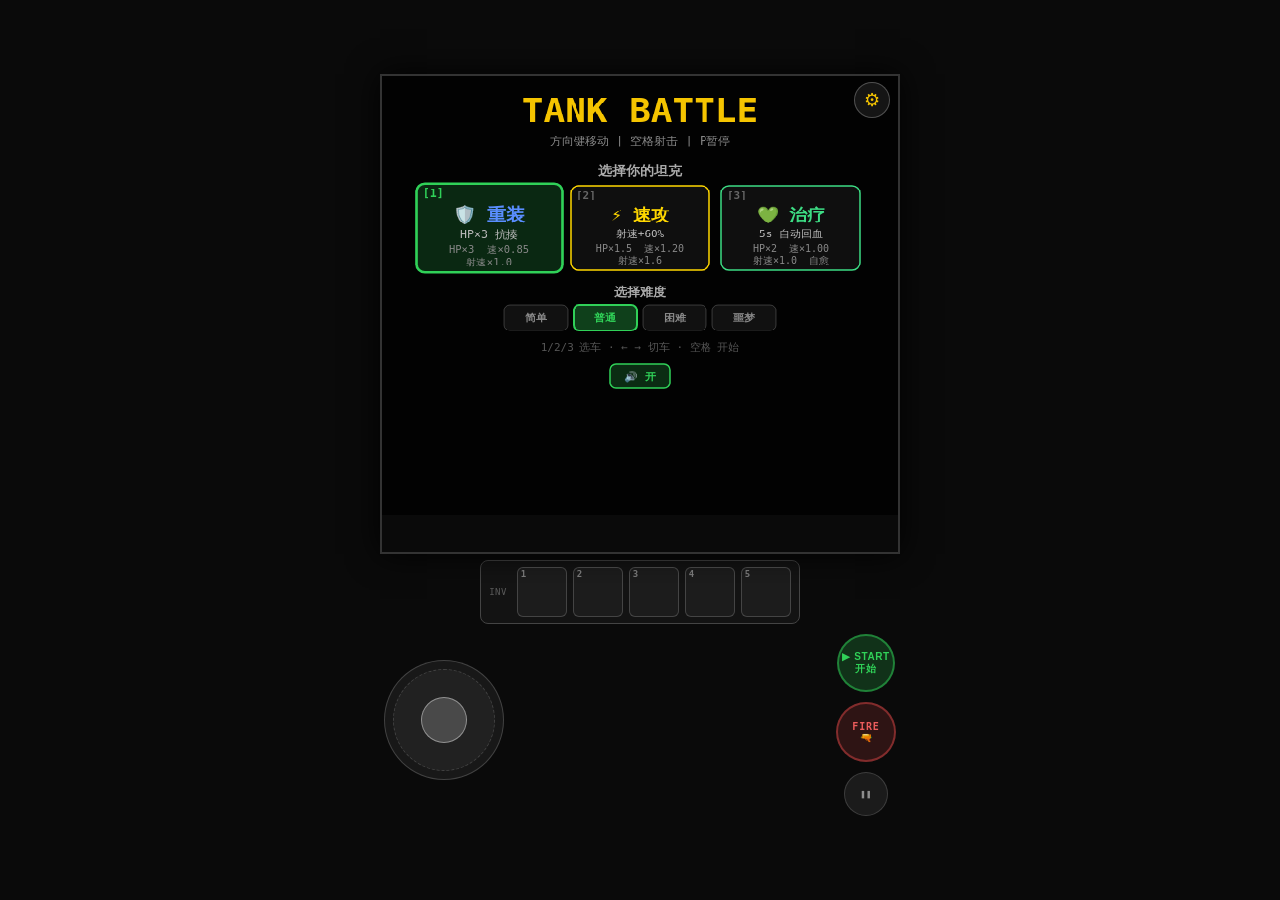
<file: game.html>
<!DOCTYPE html>
<html lang="zh">
<head>
<meta charset="UTF-8">
<meta name="viewport" content="width=device-width, initial-scale=1.0, maximum-scale=1.0, user-scalable=no">
<title>Tank Battle</title>
<style>
*{margin:0;padding:0;box-sizing:border-box;-webkit-tap-highlight-color:transparent}
html,body{width:100%;height:100%;background:#0a0a0a;overflow:hidden;touch-action:none;user-select:none;-webkit-user-select:none}
body{display:flex;flex-direction:column;align-items:center;justify-content:center;font-family:monospace}
#wrapper{display:flex;flex-direction:column;align-items:center;justify-content:center;width:100%;height:100%;gap:0}
canvas{display:block;image-rendering:pixelated;image-rendering:crisp-edges;border:2px solid #333;box-shadow:0 0 30px rgba(0,0,0,0.9);max-width:100vw;max-height:calc(100vh - 240px)}
/* ─── 道具栏 (INV) ──────────────────────── */
#inv-bar{display:flex;gap:6px;padding:6px 8px;background:rgba(20,20,20,0.9);border:1.5px solid #444;border-radius:8px;margin-top:6px;align-items:center;justify-content:center;flex-shrink:0}
.inv-slot{position:relative;width:50px;height:50px;background:rgba(255,255,255,0.04);border:1.5px solid rgba(255,255,255,0.18);border-radius:6px;display:flex;align-items:center;justify-content:center;font-size:24px;cursor:pointer;color:#fff;transition:all 0.1s;touch-action:manipulation;-webkit-tap-highlight-color:transparent;user-select:none;-webkit-user-select:none}
.inv-slot:hover{background:rgba(255,255,255,0.12)}
.inv-slot.selected{border-color:#30d158;border-width:2px;transform:scale(1.08);box-shadow:0 0 10px rgba(48,209,88,0.5);background:rgba(48,209,88,0.15)}
.inv-slot .slot-num{position:absolute;top:1px;left:3px;font-size:9px;color:rgba(255,255,255,0.4);font-family:monospace;font-weight:bold}
.inv-slot.selected .slot-num{color:#30d158}
.inv-slot .slot-count{position:absolute;bottom:1px;right:3px;font-size:11px;color:#ffd700;font-family:monospace;font-weight:bold;background:rgba(0,0,0,0.5);padding:0 3px;border-radius:3px}
.inv-slot.empty{color:rgba(255,255,255,0.15)}
.inv-slot .slot-tooltip{display:none;position:absolute;bottom:110%;left:50%;transform:translateX(-50%);background:rgba(0,0,0,0.9);color:#fff;padding:3px 6px;border-radius:4px;font-size:10px;white-space:nowrap;z-index:10;pointer-events:none}
.inv-slot:hover .slot-tooltip{display:block}
#inv-label{font-size:9px;color:rgba(255,255,255,0.3);letter-spacing:0.05em;margin-right:4px;font-family:monospace}
#controls{display:flex;width:100%;max-width:640px;padding:10px 14px;justify-content:space-between;align-items:center;gap:12px;flex-shrink:0;margin:0 auto;touch-action:none}
/* 圆形遥杆 — 替换原 3x3 D-Pad */
#joystick{position:relative;width:130px;height:130px;border-radius:50%;background:rgba(255,255,255,0.06);border:1.5px solid rgba(255,255,255,0.18);flex-shrink:0;touch-action:none;user-select:none;-webkit-user-select:none;-webkit-tap-highlight-color:transparent}
.joystick-base{position:absolute;inset:8px;border-radius:50%;background:rgba(255,255,255,0.04);border:1px dashed rgba(255,255,255,0.15);pointer-events:none}
.joystick-knob{position:absolute;width:50px;height:50px;border-radius:50%;background:rgba(255,255,255,0.18);border:1.5px solid rgba(255,255,255,0.4);top:50%;left:50%;transform:translate(-50%,-50%);transition:background 0.1s;pointer-events:none}
.joystick-knob.active{background:rgba(120,200,255,0.4);border-color:rgba(120,200,255,0.7)}
#fire-zone{display:flex;flex-direction:column;gap:10px;align-items:center}
#fire-btn{width:72px;height:72px;border-radius:50%;background:rgba(255,80,80,0.15);border:2.5px solid rgba(255,80,80,0.4);color:rgba(255,100,100,0.9);font-size:11px;font-weight:bold;font-family:monospace;letter-spacing:0.08em;cursor:pointer;-webkit-appearance:none;touch-action:manipulation;display:flex;align-items:center;justify-content:center;flex-direction:column;gap:2px;transition:background 0.1s,transform 0.1s}
#fire-btn:active{background:rgba(255,80,80,0.35);transform:scale(0.93)}
#pause-btn{width:50px;height:50px;border-radius:50%;background:rgba(255,255,255,0.07);border:1.5px solid rgba(255,255,255,0.15);color:rgba(255,255,255,0.5);font-size:10px;font-family:monospace;letter-spacing:0.05em;cursor:pointer;-webkit-appearance:none;touch-action:manipulation;display:flex;align-items:center;justify-content:center}
#pause-btn:active{background:rgba(255,255,255,0.2)}
#pause-label{font-size:9px;color:rgba(255,255,255,0.3);letter-spacing:0.05em;margin-top:2px}
#start-btn{width:72px;height:72px;border-radius:50%;background:rgba(48,209,88,0.2);border:2.5px solid rgba(48,209,88,0.5);color:#30d158;font-size:12px;font-weight:bold;letter-spacing:0.06em;cursor:pointer;-webkit-appearance:none;touch-action:manipulation;display:flex;align-items:center;justify-content:center;flex-direction:column;gap:2px;flex-shrink:0}
#pause-btn,#start-btn,#fire-btn{display:flex}
#pause-btn{width:50px;height:50px;border-radius:50%;background:rgba(255,255,255,0.07);border:1.5px solid rgba(255,255,255,0.15);color:rgba(255,255,255,0.5);font-size:10px;font-family:monospace;letter-spacing:0.05em;cursor:pointer;-webkit-appearance:none;touch-action:manipulation;align-items:center;justify-content:center;flex-shrink:0}
#pause-btn:active{background:rgba(255,255,255,0.2)}
/* 桌面：控件紧凑 */
@media(min-width:541px){
  #joystick{width:120px;height:120px}
  .joystick-knob{width:46px;height:46px}
  #fire-btn{width:60px;height:60px;font-size:10px}
  #start-btn{width:58px;height:58px;font-size:10px}
  #pause-btn{width:44px;height:44px;font-size:9px}
  canvas{max-height:calc(100vh - 160px)}
}
/* 超宽屏：控件限位避免被拉太开 */
@media(min-width:1100px){
  #controls{max-width:540px}
}
/* 手机小屏 */
@media(max-width:540px),(max-height:600px){
  #joystick{width:110px;height:110px}
  .joystick-knob{width:42px;height:42px}
  #fire-btn{width:64px;height:64px}
  #start-btn{width:64px;height:64px}
  #pause-btn{width:48px;height:48px}
  #pause-label{display:block!important}
  canvas{max-height:calc(100vh - 240px)}
}
@media(orientation:portrait) and (max-width:540px){#wrapper{justify-content:flex-start;padding-top:10px}canvas{max-height:calc(100vh - 260px)}}
/* ─── Settings Modal + Gear Button ────────────────── */
#settings-modal{position:fixed;inset:0;background:rgba(0,0,0,0.6);display:none;align-items:center;justify-content:center;z-index:100}
#settings-modal.show{display:flex}
.modal-card{background:#1a1a1a;border:1.5px solid #444;border-radius:10px;padding:20px 24px;min-width:280px;color:#eee;font-family:monospace;box-shadow:0 4px 20px rgba(0,0,0,0.6)}
.modal-header{display:flex;justify-content:space-between;align-items:center;font-size:16px;margin-bottom:14px;color:#f5c400}
.modal-close{background:none;border:none;color:#888;font-size:22px;cursor:pointer;padding:0 6px;line-height:1}
.modal-row{display:flex;align-items:center;justify-content:space-between;margin:10px 0;font-size:12px}
.modal-row label{color:#aaa}
.seg{display:flex;gap:4px}
.seg button,.modal-row button.toggle{background:rgba(255,255,255,0.06);border:1px solid rgba(255,255,255,0.2);border-radius:5px;padding:5px 10px;color:#ccc;font-size:11px;font-family:monospace;cursor:pointer;transition:all 0.1s;touch-action:manipulation;-webkit-tap-highlight-color:transparent;-webkit-appearance:none}
.seg button.active,.modal-row button.toggle.on{background:rgba(48,209,88,0.25);border-color:#30d158;color:#30d158}
#settings-btn{position:absolute;top:8px;right:10px;width:36px;height:36px;background:rgba(255,255,255,0.08);border:1.5px solid rgba(255,255,255,0.25);border-radius:50%;font-size:18px;cursor:pointer;color:#f5c400;touch-action:manipulation;-webkit-tap-highlight-color:transparent;display:flex;align-items:center;justify-content:center;z-index:5;-webkit-appearance:none;padding:0}
#settings-btn:hover{background:rgba(255,255,255,0.15)}
#settings-btn:active{transform:scale(0.92)}
#settings-btn.hidden{display:none}
/* ─── D-Pad Fallback (十字) ─────────────────────────── */
#dpad-fallback{display:none;grid-template-columns:repeat(3,42px);grid-template-rows:repeat(3,42px);gap:2px;width:130px;height:130px;flex-shrink:0;touch-action:none;user-select:none;-webkit-user-select:none}
#dpad-fallback .dpad-btn{background:rgba(255,255,255,0.06);border:1.5px solid rgba(255,255,255,0.18);border-radius:5px;color:rgba(255,255,255,0.55);font-size:16px;cursor:pointer;display:flex;align-items:center;justify-content:center;touch-action:manipulation;-webkit-tap-highlight-color:transparent;-webkit-appearance:none;font-family:monospace;padding:0;line-height:1}
#dpad-fallback .dpad-btn:active,#dpad-fallback .dpad-btn.pressed{background:rgba(120,200,255,0.25);border-color:rgba(120,200,255,0.6);color:#78c8ff}
#dpad-fallback .dpad-center{background:rgba(255,255,255,0.03);border:1.5px dashed rgba(255,255,255,0.15);cursor:default;font-size:9px;color:rgba(255,255,255,0.3);pointer-events:none;letter-spacing:0.08em}
@media(min-width:541px){
  #dpad-fallback{width:120px;height:120px;grid-template-columns:repeat(3,38px);grid-template-rows:repeat(3,38px)}
}
@media(max-width:540px),(max-height:600px){
  #dpad-fallback{width:110px;height:110px;grid-template-columns:repeat(3,35px);grid-template-rows:repeat(3,35px)}
}
</style>
</head>
<body>
<div id="wrapper">
<div id="canvas-wrap" style="position:relative;display:flex;align-items:center;justify-content:center">
<canvas id="game"></canvas>
<button id="settings-btn" title="设置">⚙</button>
</div>
<div id="inv-bar">
  <span id="inv-label">INV</span>
  <div class="inv-slot empty" data-slot="0"><span class="slot-num">1</span><span class="slot-tooltip">空</span><span class="slot-count"></span></div>
  <div class="inv-slot empty" data-slot="1"><span class="slot-num">2</span><span class="slot-tooltip">空</span><span class="slot-count"></span></div>
  <div class="inv-slot empty" data-slot="2"><span class="slot-num">3</span><span class="slot-tooltip">空</span><span class="slot-count"></span></div>
  <div class="inv-slot empty" data-slot="3"><span class="slot-num">4</span><span class="slot-tooltip">空</span><span class="slot-count"></span></div>
  <div class="inv-slot empty" data-slot="4"><span class="slot-num">5</span><span class="slot-tooltip">空</span><span class="slot-count"></span></div>
</div>
<div id="controls">
  <div id="joystick-wrap" style="position:relative;width:130px;height:130px;flex-shrink:0">
    <div id="joystick">
      <div class="joystick-base"></div>
      <div class="joystick-knob"></div>
    </div>
    <div id="dpad-fallback" style="position:absolute;top:0;left:0">
      <div></div><button class="dpad-btn" data-dir="up" type="button">▲</button><div></div>
      <button class="dpad-btn" data-dir="left" type="button">◀</button>
      <div class="dpad-btn dpad-center"><span class="dpad-label">MOVE</span></div>
      <button class="dpad-btn" data-dir="right" type="button">▶</button>
      <div></div><button class="dpad-btn" data-dir="down" type="button">▼</button><div></div>
    </div>
  </div>
  <div id="fire-zone">
    <button id="start-btn">▶ START<br>开始</button>
    <button id="fire-btn">FIRE<br>🔫</button>
    <button id="pause-btn">❚❚</button>
    <span id="pause-label" style="display:none">P 暂停</span>
  </div>
</div>
</div>
<!-- ─── Settings Modal (必须放在 <script> 之前) ── -->
<div id="settings-modal">
  <div class="modal-card">
    <div class="modal-header">
      <span>⚙ 设置</span>
      <button class="modal-close" type="button">×</button>
    </div>
    <div class="modal-row">
      <label>摇杆样式</label>
      <div class="seg">
        <button data-style="round" type="button">圆形</button>
        <button data-style="cross" type="button">十字</button>
      </div>
    </div>
    <div class="modal-row">
      <label>声音</label>
      <button class="toggle" data-key="soundOn" type="button">开</button>
    </div>
    <div class="modal-row">
      <label>震动</label>
      <button class="toggle" data-key="vibration" type="button">开</button>
    </div>
    <div class="modal-row">
      <label>难度</label>
      <div class="seg">
        <button data-diff="easy" type="button">简单</button>
        <button data-diff="normal" type="button">普通</button>
        <button data-diff="hard" type="button">困难</button>
        <button data-diff="nightmare" type="button">噩梦</button>
      </div>
    </div>
  </div>
</div>
<script>
const canvas=document.getElementById('game');
const ctx=canvas.getContext('2d');
const BASE_W=520,BASE_H=480,T=40,COLS=13,ROWS=12;
let resizeRaf=0;
function resize(){
  if(resizeRaf)cancelAnimationFrame(resizeRaf);
  resizeRaf=requestAnimationFrame(()=>{
    resizeRaf=0;
    const c=document.getElementById('controls');
    const ch=c.offsetHeight;
    const s=Math.min(window.innerWidth/BASE_W,(window.innerHeight-ch-10)/BASE_H,1);
    canvas.style.width=BASE_W*s+'px';canvas.style.height=BASE_H*s+'px';
    if(typeof updateStartBtn==='function')updateStartBtn();
    if(typeof updateSettingsBtn==='function')updateSettingsBtn();
  });
}
window.addEventListener('resize',resize);resize();
const W=COLS*T,H=ROWS*T;
canvas.width=W;canvas.height=H+40;

const E=0,B=1,S=2,W_=3,F_=4,A=5;
const C={
  bg:'#111111',brick:'#c8712a',brickDark:'#8b4513',steel:'#7a7a8a',steelDark:'#555560',
  water:'#1a5f9a',water2:'#2285c0',tree:'#2d7a2d',eagle:'#e83030',eagleY:'#f5c400',
  player:'#f5c400',enemyFast:'#e83030',enemyMed:'#f5c400',enemySlow:'#30d158',
  enemySniper:'#9933ff',enemyCharger:'#ff8800',enemyHeavy:'#1a8a8a',
  boss:'#9933ff',bossDark:'#6600cc',enhanced:'#ff8800',bullet:'#ffffd0',
  ui:'#ffffff',uiDim:'#888888',
};

// ─── Maps (5 关) ──────────────────────────────────────────
const MAPS=[
  [[0,0,0,0,0,0,0,0,0,0,0,0,0],[0,0,0,0,1,0,0,0,0,0,0,0,0],[1,1,1,0,1,0,2,2,0,1,1,1,1],[0,0,0,0,0,0,2,2,0,0,0,0,0],[0,1,0,0,0,0,0,0,0,0,0,1,0],[0,1,0,2,2,0,0,0,2,2,0,1,0],[0,1,0,2,2,0,0,0,2,2,0,1,0],[0,0,0,0,0,0,0,0,0,0,0,0,0],[1,0,0,0,0,0,5,5,0,0,0,0,1],[1,1,0,0,1,0,0,0,1,0,0,1,1],[0,0,0,0,0,0,0,0,0,0,0,0,0],[0,0,0,0,0,0,0,0,0,0,0,0,0]],
  [[0,0,1,0,0,0,0,0,0,0,1,0,0],[0,0,1,0,0,1,1,1,0,0,1,0,0],[0,0,0,0,0,1,0,0,0,0,0,0,0],[1,0,0,0,0,0,2,2,0,0,0,0,1],[0,0,0,2,0,0,0,0,0,0,2,0,0],[0,1,0,2,0,0,5,5,0,0,2,0,1],[0,1,0,0,0,0,0,0,0,0,0,0,1],[0,0,0,0,2,0,0,0,0,2,0,0,0],[1,0,0,0,2,0,0,0,0,2,0,0,1],[0,0,0,0,0,0,2,2,0,0,0,0,0],[0,1,1,1,0,0,0,0,0,1,1,1,0],[0,0,0,0,0,0,0,0,0,0,0,0,0]],
  [[1,1,0,0,1,1,0,0,1,1,0,0,1],[1,0,0,0,0,0,0,0,0,0,0,0,1],[0,0,2,2,0,0,1,0,0,2,2,0,0],[0,0,2,2,0,0,1,0,0,2,2,0,0],[0,0,0,0,0,0,0,0,0,0,0,0,0],[1,0,1,0,5,5,0,5,5,0,1,0,1],[1,0,1,0,5,5,0,5,5,0,1,0,1],[0,0,0,0,0,0,0,0,0,0,0,0,0],[0,0,2,2,0,0,1,0,0,2,2,0,0],[0,0,2,2,0,0,1,0,0,2,2,0,0],[1,0,0,0,0,0,0,0,0,0,0,0,1],[1,1,0,0,1,1,0,0,1,1,0,0,1]],
  [[0,1,0,0,1,0,0,0,1,0,0,1,0],[1,0,0,0,0,1,1,1,0,0,0,0,1],[0,0,0,1,0,0,2,2,0,0,1,0,0],[0,1,0,0,0,2,2,2,2,0,0,0,1],[0,0,0,0,0,0,0,0,0,0,0,0,0],[1,0,1,0,5,5,0,0,5,5,0,1,0],[1,0,1,0,5,5,0,0,5,5,0,1,0],[0,0,0,0,0,0,0,0,0,0,0,0,0],[0,1,0,0,0,2,2,2,2,0,0,0,1],[0,0,0,1,0,0,2,2,0,0,1,0,0],[1,0,0,0,0,1,1,1,0,0,0,0,1],[0,1,0,0,1,0,0,0,1,0,0,1,0]],
  [[1,0,1,0,1,0,1,0,1,0,1,0,1],[0,0,0,0,0,0,0,0,0,0,0,0,0],[0,1,2,0,0,1,1,1,0,0,2,1,0],[0,0,2,0,0,2,2,2,2,0,0,2,0],[0,0,0,0,0,0,0,0,0,0,0,0,0],[0,1,0,0,5,5,0,5,5,0,0,1,0],[0,1,0,0,5,5,0,5,5,0,0,1,0],[0,0,0,0,0,0,0,0,0,0,0,0,0],[0,0,2,0,0,2,2,2,2,0,0,2,0],[0,1,2,0,0,1,1,1,0,0,2,1,0],[0,0,0,0,0,0,0,0,0,0,0,0,0],[1,0,1,0,1,0,1,0,1,0,1,0,1]],
];

// ─── Random Map Generator ────────────────────────────────
// 基于模板 + 种子生成"每关不同"地图；stage<5 用模板扰动，stage>=5 用纯随机。
// 保护：Eagle 周边 1 格、玩家出生周边 1 格不被改写；保证 BFS 路径存在。
function _eagleTiles(tmpl){
  const out=[];
  for(let r=0;r<ROWS;r++)for(let c=0;c<COLS;c++)if(tmpl[r][c]===A)out.push([r,c]);
  return out.length?out:[[8,6],[8,7]];
}
function _nearEagle(eagle,r,c){return eagle.some(([er,ec])=>Math.abs(er-r)<=1&&Math.abs(ec-c)<=1);}
function _nearSpawn(r,c){return Math.abs(r-10)<=1&&Math.abs(c-6)<=1;}
function _bfsPath(tm,eagle){
  // 从玩家出生 (10,6) 到任意 Eagle 格可通
  const visited=Array.from({length:ROWS},()=>Array(COLS).fill(-1));
  const queue=[[10,6]];visited[10][6]=0;
  const dirs=[[-1,0],[0,-1],[0,1],[1,0]];
  while(queue.length){
    const[r,c]=queue.shift();
    for(const[dr,dc]of dirs){
      const nr=r+dr,nc=c+dc;
      if(nr<0||nr>=ROWS||nc<0||nc>=COLS)continue;
      if(visited[nr][nc]!==-1)continue;
      const t=tm[nr][nc];
      if(t===B||t===S||t===W_)continue; // 砖/钢/水挡路
      if(eagle.some(([er,ec])=>er===nr&&ec===nc))return true;
      visited[nr][nc]=visited[r][c]+1;
      queue.push([nr,nc]);
    }
  }
  return false;
}
function _seededRng(seed){
  let s=(seed>>>0)||1;
  return function(){s=(s*1664525+1013904223)>>>0;return s/4294967296;};
}
function generateRandomMap(template,seed,isPureRandom){
  const tm=template.map(r=>[...r]);
  const eagle=_eagleTiles(tm);
  const rnd=_seededRng(seed);
  // 基础扰动 / 纯随机
  for(let r=0;r<ROWS;r++){
    for(let c=0;c<COLS;c++){
      if(_nearEagle(eagle,r,c))continue;
      if(_nearSpawn(r,c))continue;
      const t=tm[r][c];
      if(isPureRandom){
        const roll=rnd();
        if(roll<0.42)tm[r][c]=E;
        else if(roll<0.62)tm[r][c]=B;
        else if(roll<0.74)tm[r][c]=S;
        else if(roll<0.82)tm[r][c]=F_;
        else tm[r][c]=E;
      }else{
        if(t===B){
          if(rnd()<0.30){
            // 30% 砖变空或钢
            tm[r][c]=rnd()<0.55?E:S;
          }
        }else if(t===E){
          if(rnd()<0.12)tm[r][c]=B; // 12% 补砖
        }else if(t===S){
          if(rnd()<0.10)tm[r][c]=E; // 10% 钢去
        }
      }
    }
  }
  // 钢墙簇：2-4 个
  const steelClusters=2+Math.floor(rnd()*3);
  for(let i=0;i<steelClusters;i++){
    const cr=1+Math.floor(rnd()*(ROWS-2));
    const cc=1+Math.floor(rnd()*(COLS-2));
    for(let dr=0;dr<2;dr++)for(let dc=0;dc<2;dc++){
      const rr=cr+dr,cc2=cc+dc;
      if(rr>=ROWS||cc2>=COLS)continue;
      if(_nearEagle(eagle,rr,cc2))continue;
      if(_nearSpawn(rr,cc2))continue;
      if(tm[rr][cc2]===E&&rnd()<0.6)tm[rr][cc2]=S;
    }
  }
  // 树林簇：3-5 簇
  const treeClusters=3+Math.floor(rnd()*3);
  for(let i=0;i<treeClusters;i++){
    const cr=1+Math.floor(rnd()*(ROWS-2));
    const cc=1+Math.floor(rnd()*(COLS-2));
    if(_nearEagle(eagle,cr,cc))continue;
    if(_nearSpawn(cr,cc))continue;
    if(tm[cr][cc]===E)tm[cr][cc]=F_;
  }
  // 保证 BFS 路径：若无路，强制打通 1 列
  if(!_bfsPath(tm,eagle)){
    for(let c=4;c<9;c++){
      for(let r=6;r<10;r++){
        if(_nearEagle(eagle,r,c))continue;
        if(_nearSpawn(r,c))continue;
        if(tm[r][c]===B)tm[r][c]=E;
      }
    }
  }
  return tm;
}

// ─── Difficulty Settings ──────────────────────────────────
const DIFF={
  easy:{   label:'简单', hp:0.7, spd:0.8, fr:1.5, bHp:2, bossMult:1, scoreMult:0.8 },
  normal: {label:'普通', hp:1.0, spd:1.0, fr:1.0, bHp:3, bossMult:1, scoreMult:1.0 },
  hard:   {label:'困难', hp:2.5, spd:1.6, fr:0.45, bHp:5, bossMult:1.8, scoreMult:1.8 },
  nightmare:{label:'噩梦',hp:4.0, spd:2.2, fr:0.28, bHp:7, bossMult:3, scoreMult:2.5 },
};
const DIFF_KEYS=['easy','normal','hard','nightmare'];
const WAVES_PER_STAGE=[2,2,2,2,3];

// ─── Audio ────────────────────────────────────────────────
let ac=null;
function getAC(){if(!ac)ac=new(window.AudioContext||window.webkitAudioContext)();return ac;}
function tone(f,t,dur,vol=0.15){
  if(!soundOn)return;
  try{const a=getAC(),o=a.createOscillator(),g=a.createGain();o.connect(g);g.connect(a.destination);o.type=t;o.frequency.value=f;g.gain.setValueAtTime(vol,a.currentTime);g.gain.exponentialRampToValueAtTime(0.001,a.currentTime+dur);o.start();o.stop(a.currentTime+dur);}catch(e){}
}
function soundShoot(){tone(800,'square',0.06,0.1);}
function soundExplode(){
  try{const a=getAC(),buf=a.createBuffer(1,a.sampleRate*0.3,a.sampleRate),d=buf.getChannelData(0);
  for(let i=0;i<d.length;i++)d[i]=(Math.random()*2-1)*Math.exp(-i/(d.length*0.1));
  const s=a.createBufferSource(),g=a.createGain();s.buffer=buf;s.connect(g);g.connect(a.destination);g.gain.setValueAtTime(0.3,a.currentTime);s.start();}catch(e){}
}
function soundPowerup(){tone(440,'sine',0.1,0.15);setTimeout(()=>tone(660,'sine',0.1,0.15),80);setTimeout(()=>tone(880,'sine',0.12,0.15),160);}
function soundDie(){tone(200,'sawtooth',0.4,0.2);setTimeout(()=>tone(100,'sawtooth',0.5,0.2),150);}
function soundBoss(){tone(150,'sawtooth',0.5,0.25);setTimeout(()=>tone(300,'sawtooth',0.4,0.2),200);setTimeout(()=>tone(450,'sawtooth',0.3,0.2),400);}
function soundWin(){[523,659,784,1047].forEach((f,i)=>setTimeout(()=>tone(f,'sine',0.3,0.2),i*150));}

// ─── Vibration (navigator.vibrate) ────────────────────────
// 移动端震动反馈。桌面无 navigator.vibrate → 自动 noop，不报错。
let vibrateEnabled=true;   // 由 settings.vibration 控制
function vibrate(pattern){
  // pattern: number（ms）或 [ms, gap, ms, gap, ...]
  if(!vibrateEnabled)return;
  if(typeof navigator==='undefined')return;
  if(!navigator.vibrate)return;  // 桌面/iOS Safari 自动 noop
  try{navigator.vibrate(pattern);}catch(e){}
}

// ─── State ────────────────────────────────────────────────
let state='start',stage=0,score=0,lives=3;

// ─── 坦克选择 (3 种) ───────────────────────────────────────
const TANK_TYPES=[
  {key:'heavy',  label:'重装', icon:'🛡️', hp:3,   spdMul:0.85, fireRateMul:1.0, heal:false, col:'#5a8eff',
   desc:'HP×3 抗揍'},
  {key:'speed',  label:'速攻', icon:'⚡',  hp:1.5, spdMul:1.2,  fireRateMul:1.6, heal:false, col:'#ffd700',
   desc:'射速+60%'},
  {key:'healer', label:'治疗', icon:'💚', hp:2,   spdMul:1.0,  fireRateMul:1.0, heal:true,  col:'#3ddc84',
   desc:'5s 自动回血'},
];
let selectedTank=0;  // 0=heavy, 1=speed, 2=healer
let runSeed=1; // 每次 startGame() 改变 → 同 stage 每次开局地形不同
let map=[],bullets=[],enemies=[],explosions=[],powerups=[];
let playerLastX=0,playerLastY=0,playerVx=0,playerVy=0;
let player=null,shieldTimer=0,freezeTimer=0,starTimer=0,starActive=false;
let spreadTimer=0,pierceTimer=0,spreadActive=false,pierceActive=false;
let shovelTimer=0,frameCount=0,keys={},shootCooldown=0;
let diffKey='normal',diff={},killCount=0,totalKills=0;
let hasBoss=false,hasEnhanced=false,victory=false,enemiesSpawned=false,pendingSpawns=0;
let stageClearTimerId=null;  // 关卡切换的 setTimeout ID
let soundOn=true;
// 性能修复：统一管理 setTimeout 链，防止多局累积
const pendingTimers=new Set();
function setT(fn,ms){
  const id=setTimeout(()=>{
    pendingTimers.delete(id);
    fn();
  },ms);
  pendingTimers.add(id);
  return id;
}
function clearAllTimers(){
  pendingTimers.forEach(id=>clearTimeout(id));
  pendingTimers.clear();
}
let highScores=JSON.parse(localStorage.getItem('tankBattleScores')||'[]');

// ─── Settings (localStorage 持久化) ──────────────────────
// settings.joystickStyle: 'round' 圆形遥杆（默认）| 'cross' 十字 D-Pad
// settings.soundOn: 声音开关
// settings.vibration: 震动反馈开关
// settings.diffKey: 难度 (easy/normal/hard/nightmare)
const SETTINGS_KEY='tank_v3_settings';
const settings={
  joystickStyle:'round',  // 'round' | 'cross'
  soundOn:true,
  vibration:true,         // 默认开
  diffKey:'normal',
};
function saveSettings(){try{localStorage.setItem(SETTINGS_KEY,JSON.stringify(settings));}catch(e){}}
function loadSettings(){
  try{
    const s=JSON.parse(localStorage.getItem(SETTINGS_KEY));
    if(s)Object.assign(settings,s);
  }catch(e){}
  if(!['round','cross'].includes(settings.joystickStyle))settings.joystickStyle='round';
  if(typeof settings.soundOn!=='boolean')settings.soundOn=true;
  if(typeof settings.vibration!=='boolean')settings.vibration=true;
  if(!['easy','normal','hard','nightmare'].includes(settings.diffKey))settings.diffKey='normal';
}
function applySoundSetting(){soundOn=settings.soundOn;}
function applyVibrationSetting(){vibrateEnabled=settings.vibration;}
function applyJoystickStyle(){
  const joyEl=document.getElementById('joystick');
  const dpadEl=document.getElementById('dpad-fallback');
  if(settings.joystickStyle==='cross'){
    if(joyEl)joyEl.style.display='none';
    if(dpadEl)dpadEl.style.display='grid';
    // 切换时清掉 joystick 残留状态
    joy.active=false;joy.activeTouch=null;joy.activePointer=null;
    joy.dx=0;joy.dy=0;joy.mag=0;
    if(joy.knob){joy.knob.style.transform='translate(-50%,-50%)';joy.knob.classList.remove('active');}
    mk.up=mk.down=mk.left=mk.right=false;
  }else{
    if(joyEl)joyEl.style.display='block';
    if(dpadEl)dpadEl.style.display='none';
    // 切换时清掉 dpad 残留状态
    document.querySelectorAll('#dpad-fallback .dpad-btn').forEach(b=>b.classList.remove('pressed'));
    mk.up=mk.down=mk.left=mk.right=false;
  }
}
function updateSettingsUI(){
  document.querySelectorAll('.seg button[data-style]').forEach(b=>{
    b.classList.toggle('active',b.dataset.style===settings.joystickStyle);
  });
  document.querySelectorAll('.seg button[data-diff]').forEach(b=>{
    b.classList.toggle('active',b.dataset.diff===settings.diffKey);
  });
  const sndBtn=document.querySelector('button.toggle[data-key="soundOn"]');
  if(sndBtn){sndBtn.classList.toggle('on',settings.soundOn);sndBtn.textContent=settings.soundOn?'开':'关';}
  const vibBtn=document.querySelector('button.toggle[data-key="vibration"]');
  if(vibBtn){vibBtn.classList.toggle('on',settings.vibration);vibBtn.textContent=settings.vibration?'开':'关';}
}
function openSettings(){
  const m=document.getElementById('settings-modal');if(!m)return;
  m.classList.add('show');
  updateSettingsUI();
}
function closeSettings(){
  const m=document.getElementById('settings-modal');if(!m)return;
  m.classList.remove('show');
}
function updateSettingsBtn(){
  // 仅在 start / gameover / victory 显示齿轮按钮
  const btn=document.getElementById('settings-btn');if(!btn)return;
  const wantShow=(state==='start'||state==='gameover'||state==='victory');
  btn.classList.toggle('hidden',!wantShow);
}

// ─── Powerup Categories (3 类道具系统) ─────────────────────
// 道具类型定义
//   cat: 'A'=时限(即时生效+倒计时) | 'B'=永久buff | 'C'=消耗品(进道具栏)
const POWERUP_DEF={
  // 类型 A：时限道具（拾取即时生效，HUD 显示倒计时）
  SHIELD:   {cat:'A', icon:'🛡', label:'SHIELD',   col:'#00ffff', dur:600,  desc:'10s 无敌'},
  SHOVEL:   {cat:'A', icon:'🚧', label:'SHOVEL',   col:'#aaaaaa', dur:600,  desc:'10s 钢化基地'},
  FREEZE:   {cat:'A', icon:'❄', label:'FREEZE',   col:'#4488ff', dur:600,  desc:'10s 冻敌'},
  SPREAD:   {cat:'A', icon:'💨', label:'SPREAD',   col:'#00ffff', dur:480,  desc:'8s 散射'},
  PIERCE:   {cat:'A', icon:'🎯', label:'PIERCE',   col:'#ff4444', dur:600,  desc:'10s 穿钢墙'},
  // 类型 B：永久 buff
  STAR:     {cat:'B', icon:'⭐', label:'STAR',     col:'#ffd700', dur:0,    desc:'武器升级'},
  LIFE:     {cat:'B', icon:'💗', label:'LIFE',     col:'#ff6688', dur:0,    desc:'+1 命'},
  // 类型 C：消耗品（进道具栏，主动激活）
  BOMB:     {cat:'C', icon:'💣', label:'BOMB',     col:'#ff4444', dur:0,    desc:'清屏炸'},
  SHIELD_C: {cat:'C', icon:'🛡', label:'SHIELD_C', col:'#00ff88', dur:300,  desc:'5s 无敌'},
};

// 类型 A 限时 buff 队列：每项 {key, timer, maxTimer}
let activeBuffs=[];
// 类型 B 永久 buff 计数
let starLevel=0;        // 0-4
// 道具栏系统（5 格，每格存 {type, count} 或 null）
const INV={slots:[null,null,null,null,null],selected:0};
// 拾取信息浮窗
let pickFlash=null;     // {text, timer}
let invFullFlash=0;     // "道具栏已满" 提示倒计时
// 全屏炸弹特效
let bombFlash=0;
// 玩家出生后的短暂无敌（与 SHIELD 限时 buff 分离）
let respawnShield=0;
const ENEMY_BASE=[
  {color:C.enemyFast,  speed:2.5,fireRate:2000,points:100,bulletSpd:4,hpMul:1},
  {color:C.enemyMed,   speed:1.8,fireRate:3000,points:200,bulletSpd:4,hpMul:1},
  {color:C.enemySlow,  speed:1.2,fireRate:4000,points:300,bulletSpd:4,hpMul:1},
  {color:C.enemySniper,speed:1.0,fireRate:2200,points:400,bulletSpd:7,hpMul:1},
  {color:C.enemyCharger,speed:3.5,fireRate:2500,points:350,bulletSpd:4,hpMul:1},
  {color:C.enemyHeavy, speed:0.7,fireRate:2800,points:500,bulletSpd:5,hpMul:3},
];
// enemyTactics: 定义高级 AI 行为
const ENEMY_TACTICS={
  4:'sniper',  // 4号狙击手：保持距离、超精确
  5:'charger', // 5号冲锋者：直线冲撞
  6:'heavy',   // 6号重甲：高血量、可穿身
};

// ─── Bullet types ────────────────────────────────────────
const BT={normal:0,double:1,spread:2,pierce:3};

// ─── Classes ─────────────────────────────────────────────
class Tank{
  constructor(x,y,dir,type,isBoss=false){
    this.x=x;this.y=y;this.dir=dir;this.type=type;this.isBoss=isBoss;
    const d=diff;
    if(isBoss){
      this.speed=2.5*d.spd*1.4;this.fireRate=1200*d.fr;this.color=C.boss;
      this.w=42;this.h=42;this.hp=Math.ceil(d.bHp*d.hp);
      this.maxHp=this.hp;this.isEnhanced=true;
    }else if(type){
      const eb=ENEMY_BASE[type];
      this.speed=eb.speed*d.spd;this.fireRate=eb.fireRate*d.fr;this.color=eb.color;
      this.bulletSpd=eb.bulletSpd||4;this.tactic=ENEMY_TACTICS[type]||null;
      this.w=36;this.h=36;this.hp=Math.ceil(d.hp*(eb.hpMul||1));this.maxHp=this.hp;
      this.isEnhanced=false;
    }else{
      this.speed=3;this.fireRate=400;this.color=C.player;this.w=36;this.h=36;
      // 玩家坦克：按 TANK_TYPES 初始化 HP/速度/射速
      const tk=TANK_TYPES[selectedTank]||TANK_TYPES[0];
      this.tankType=tk;
      this.maxHp=Math.ceil(tk.hp);
      this.hp=this.maxHp;
      this.speed=this.speed*tk.spdMul;
      this.fireRate=Math.floor(400/tk.fireRateMul);
      this.healTimer=0;
      this.healInterval=300;  // 5 秒 = 300 帧 (60fps)
    }
    this.fireCooldown=0;this.enhanced=false;this.enhancedFlash=0;
    this.stuckFrames=0;this.lastTried=[];this.bfsTick=0;
  }
  // 真实子弹闪避:扫描来袭子弹,选垂直方向可走格子
  dodgeBullet(){
    if(this.type<=0||!bullets.length)return false
    const ex=this.x+this.w/2,ey=this.y+this.h/2
    let danger=null,bestDist=Infinity,bsx=0,bsy=0
    for(const b of bullets){
      if(b.enemy)continue
      const bcx=b.x+b.w/2,bcy=b.y+b.h/2
      const dist=Math.hypot(bcx-ex,bcy-ey)
      if(dist>250)continue
      const dot=(ex-bcx)*b.sx+(ey-bcy)*b.sy
      if(dot<0)continue
      // 估计击中时间(粗略),1秒内会击中
      if(dist<Math.abs(b.sx)+Math.abs(b.sy)&&dist<bestDist){
        bestDist=dist;bsx=b.sx;bsy=b.sy;danger=b
      }
    }
    if(!danger)return false
    // 按难度决定是否真躲(70-95%命中率)
    const dodgeChance=diffKey==='easy'?0.5:diffKey==='normal'?0.7:diffKey==='hard'?0.85:0.95
    if(Math.random()>dodgeChance)return false
    // 选垂直方向不撞墙的格子
    const perpDirs=bsx!==0?[0,2]:[1,3]
    for(const d of perpDirs){
      const tdx=d===1?this.speed:d===3?-this.speed:0
      const tdy=d===0?-this.speed:d===2?this.speed:0
      const nx=Math.max(0,Math.min(W-this.w,this.x+tdx))
      const ny=Math.max(0,Math.min(H-this.h,this.y+tdy))
      if(this.collides(nx,ny))continue
      this.dir=d
      this.stuckFrames=0
      return true
    }
    return false
  }
  // 不同类型敌人行为区分
  doTactic(){
    if(!player)return
    if(this.tactic==='sniper'){
      // 狙击手:保持120-200px中距
      const ex=this.x+this.w/2,ey=this.y+this.h/2
      const px=player.x+player.w/2,py=player.y+player.h/2
      const dist=Math.hypot(px-ex,py-ey)
      if(dist<120){
        this.dir=Math.abs(px-ex)>Math.abs(py-ey)?(px>ex?3:1):(py>ey?0:2)
      }else if(dist>200){
        this.dir=Math.abs(px-ex)>Math.abs(py-ey)?(px>ex?1:3):(py>ey?2:0)
      }
    }else if(this.tactic==='charger'){
      // 冲锋者:10%/帧随机变向,扰乱玩家
      {if(Math.random()<0.1)this.randomDir()}
    }else if(this.tactic==='heavy'){
      // 重甲:堵15帧才转
      if(this.collides(this.x,this.y)){this._stuckF=(this._stuckF||0)+1;if(this._stuckF>15){this._stuckF=0;this.randomDir()}}
      else this._stuckF=0
    }
  }
  // 用 BFS 找下一格方向(0/1/2/3),找不到返回 null
  bfsNextStep(goalR,goalC){
    const sz=ROWS
    if(goalR<0||goalR>=sz||goalC<0||goalC>=sz)return null
    const blockedAt=function(r,c){
      if(r<0||r>=sz||c<0||c>=sz)return true
      const t=getTile(c,r)
      return t===2||t===3||t===4
    }
    if(blockedAt(goalR,goalC))return null
    const sr=Math.round(this.y/T),sc=Math.round(this.x/T)
    if(sr===goalR&&sc===goalC)return null
    const vis=Array.from({length:sz},function(){return Array(sz).fill(-1)})
    const par=Array.from({length:sz},function(){return Array(sz).fill(-1)})
    vis[sr][sc]=0
    const queue=[[sr,sc]]
    const DIRS=[[-1,0,0],[0,-1,3],[0,1,1],[1,0,2]]
    while(queue.length){
      const cur=queue.shift()
      const r=cur[0],c=cur[1]
      if(r===goalR&&c===goalC){
        // 回溯路径到 (sr,sc) 的下一步
        let cr=goalR,cc=goalC
        while(true){
          const p=par[cr][cc]
          if(p<0)return null
          const pr=p>>8,pc=p&0xFF
          if(pr===sr&&pc===sc){
            // pr,pc 是 (sr,sc);cr,cc 是它的下家
            for(let i=0;i<4;i++){
              if(cr===sr+DIRS[i][0]&&cc===sc+DIRS[i][1])return DIRS[i][2]
            }
            return null
          }
          cr=pr;cc=pc
        }
      }
      for(let i=0;i<4;i++){
        const nr=r+DIRS[i][0],nc=c+DIRS[i][1]
        if(nr<0||nr>=sz||nc<0||nc>=sz)continue
        if(vis[nr][nc]!==-1)continue
        if(blockedAt(nr,nc))continue
        vis[nr][nc]=vis[r][c]+1
        par[nr][nc]=(r<<8)|c
        queue.push([nr,nc])
      }
    }
    return null
  }
  // 玩家位置(grid 坐标)
  getPlayerGoal(){
    if(!player)return null
    return[Math.round(player.y/T),Math.round(player.x/T)]
  }
  getEagleGoal(){
    const[r,c]=getEagleTile()
    return[r,c]
  }
  // Boss 优先打基地
  getGoal(){
    if(!this.isBoss||!player)return this.getPlayerGoal()
    const playerGoal=this.getPlayerGoal()
    const eagleGoal=this.getEagleGoal()
    if(!eagleGoal)return playerGoal
    // BFS 距离 Eagle vs 玩家
    const dE=this.bfsNextStep(eagleGoal[0],eagleGoal[1])
    const dP=playerGoal?this.bfsNextStep(playerGoal[0],playerGoal[1]):null
    if(Math.random()<0.8&&dE!==null)return eagleGoal
    return playerGoal||eagleGoal
  }
  update(){
    if(this.type>0&&hasBuff('FREEZE'))return
    // ---- AI 决策阶段 ----
    if(this.type>0){
      // 1. 子弹闪避(每帧)
      this.dodgeBullet()
      // 2. Tactic 行为(sniper距离控制/charger随机/heavy直行)
      this.doTactic()
      // 3. BFS 寻路(按难度间隔)
      const bfsInterval=diffKey==='easy'?30:diffKey==='normal'?15:diffKey==='hard'?5:3
      this.bfsTick=(this.bfsTick+1)%bfsInterval
      if(this.bfsTick===0){
        const goal=this.getGoal()
        if(goal){
          const step=this.bfsNextStep(goal[0],goal[1])
          if(step!==null)this.dir=step
        }
      }
      // 4. 拆砖(hard+ 15%)
      if((diffKey==='hard'||diffKey==='nightmare')&&Math.random()<0.05){
        // 朝前方 1 格是砖 → 开火
        const fdx=this.dir===1?T:this.dir===3?-T:0
        const fdy=this.dir===2?T:this.dir===0?-T:0
        const tr=Math.round((this.y+fdy)/T),tc=Math.round((this.x+fdx)/T)
        if(tr>=0&&tr<ROWS&&tc>=0&&tc<COLS&&getTile(tc,tr)===2){
          this.shoot()
        }
      }
    }
    // ---- 移动阶段 ----
    let dx=0,dy=0
    if(this.dir===0)dy=-this.speed;else if(this.dir===2)dy=this.speed
    else if(this.dir===1)dx=this.speed;else if(this.dir===3)dx=-this.speed
    const nx=Math.max(0,Math.min(W-this.w,this.x+dx))
    const ny=Math.max(0,Math.min(H-this.h,this.y+dy))
    if(!this.collides(nx,ny)){this.x=nx;this.y=ny;this.stuckFrames=0}
    else if(!this.collides(nx,this.y)){this.x=nx;this.stuckFrames++}
    else if(!this.collides(this.x,ny)){this.y=ny;this.stuckFrames++}
    else{
      this.stuckFrames++
      if(this.type>0&&this.stuckFrames>60){
        // 60帧卡死才 randomDir,避开 lastTried
        const availDirs=[0,1,2,3].filter(d=>!this.lastTried.includes(d))
        if(availDirs.length)this.dir=availDirs[Math.floor(Math.random()*availDirs.length)]
        else{this.dir=Math.floor(Math.random()*4);this.lastTried=[]}
        this.lastTried.push(this.dir)
        if(this.lastTried.length>4)this.lastTried=[]
        this.stuckFrames=0
      }
    }
    // ---- 射击阶段 ----
    this.fireCooldown-=16.67
    if(this.fireCooldown<=0&&this.type>0){
      this.fireCooldown=this.fireRate+Math.random()*500
      if(player){
        const px=player.x+player.w/2,py=player.y+player.h/2
        const ex=this.x+this.w/2,ey=this.y+this.h/2
        let lead=0
        if(this.type>=2)lead=0.3
        else if(this.type>=1)lead=0.15
        if(this.tactic==='sniper')lead=0.4
        if(this.tactic==='heavy')lead=0.25
        const tx=px+playerVx*lead*30
        const ty=py+playerVy*lead*30
        if(Math.abs(tx-ex)>Math.abs(ty-ey))this.dir=(tx>ex)?1:3
        else this.dir=(ty>ey)?2:0
        // 准度退化: 高级难度低级敌人偏移
        if((diffKey==='hard'||diffKey==='nightmare')&&this.type<2&&Math.random()<0.18){
          this.dir=(this.dir+1+Math.floor(Math.random()*2))%4
        }
        // 中高难度低级敌人 30% 保留子弹
        if((diffKey==='hard'||diffKey==='nightmare')&&this.type<2&&Math.random()<0.3){
          this.fireCooldown=this.fireRate*0.3
          if(this.enhancedFlash>0)this.enhancedFlash--
          return
        }
      }
      this.shoot()
    }
    if(this.enhancedFlash>0)this.enhancedFlash--
  }
  collides(x,y){
    const p=2;return isBlocked(x+p,y+p,this.w-p*2,this.h-p*2);
  }
  randomDir(){this.dir=Math.floor(Math.random()*4);}
  shoot(){
    const bx=this.x+this.w/2-3,by=this.y+this.h/2-3;
    if(this.isBoss){
      [[0,-1],[0,1],[-1,0],[1,0]].forEach(([bdx,bdy])=>{
        bullets.push(new Bullet(bx,by,bdx*4,bdy*4,4,true,this.isEnhanced));
      });
    }else{
      let bdx=0,bdy=0;
      if(this.dir===0)bdy=-5;else if(this.dir===2)bdy=5;
      else if(this.dir===1)bdx=5;else bdx=-5;
      const bsp=this.bulletSpd||(this.type>0?4:6);
      bullets.push(new Bullet(bx,by,bdx,bdy,bsp,this.type>0,this.isEnhanced));
    }
    soundShoot();
  }
  hit(){this.hp--;this.enhancedFlash=20;return this.hp<=0;}
  draw(){
    const cx=this.x+this.w/2,cy=this.y+this.h/2;
    ctx.save();ctx.translate(cx,cy);ctx.rotate(this.dir*Math.PI/2);
    if(this.isBoss){
      ctx.shadowColor=C.boss;ctx.shadowBlur=15+10*Math.sin(frameCount*0.1);
      ctx.fillStyle=C.boss;ctx.fillRect(-16,-16,32,32);
      ctx.shadowBlur=0;ctx.fillStyle=C.bossDark;ctx.fillRect(-10,-10,20,20);
      ctx.fillStyle=C.boss;ctx.fillRect(-4,-24,8,12);
    }else{
      const col=this.enhanced?(this.enhancedFlash>0&&frameCount%4<2?'#ffffff':this.color):this.color;
      ctx.fillStyle=col;ctx.fillRect(-14,-14,28,28);
      ctx.fillStyle='rgba(0,0,0,0.3)';ctx.fillRect(-16,-16,4,32);ctx.fillRect(12,-16,4,32);
      ctx.fillStyle=this.type>0?'#aa2020':'#c8a000';
      ctx.fillRect(-7,-7,14,14);ctx.fillStyle=col;
      ctx.fillRect(-3,-22,6,12);
      if(this.tactic==='sniper'){
        ctx.fillStyle='#000';ctx.fillRect(-14,-2,28,4);ctx.fillRect(-2,-14,4,28);
      }else if(this.tactic==='charger'){
        ctx.fillStyle='#fff';ctx.beginPath();ctx.moveTo(0,-22);ctx.lineTo(-4,-12);ctx.lineTo(4,-12);ctx.fill();
      }else if(this.tactic==='heavy'){
        ctx.strokeStyle='#fff';ctx.lineWidth=2;ctx.strokeRect(-12,-12,24,24);
      }
    }
    if(this.isEnhanced&&!this.isBoss){
      ctx.globalAlpha=0.4+0.2*Math.sin(frameCount*0.15);
      ctx.strokeStyle='#ff8800';ctx.lineWidth=2;
      ctx.strokeRect(-this.w/2-2,-this.h/2-2,this.w+4,this.h+4);
    }
    ctx.restore();
    if(this.type===0){
      if(hasBuff('SHIELD')||respawnShield>0){ctx.save();ctx.globalAlpha=0.3+0.3*Math.sin(frameCount*0.3);
        ctx.strokeStyle='#00ffff';ctx.lineWidth=3;
        ctx.strokeRect(this.x-3,this.y-3,this.w+6,this.h+6);ctx.restore();}
      if(starLevel>=2){ctx.save();ctx.globalAlpha=0.4+0.3*Math.sin(frameCount*0.5);
        ctx.strokeStyle='#ffd700';ctx.lineWidth=3;
        ctx.strokeRect(this.x-3,this.y-3,this.w+6,this.h+6);ctx.restore();}
      if(hasBuff('SPREAD')){ctx.save();ctx.globalAlpha=0.4+0.2*Math.sin(frameCount*0.2);
        ctx.strokeStyle='#00ffff';ctx.lineWidth=2;
        ctx.strokeRect(this.x-3,this.y-3,this.w+6,this.h+6);ctx.restore();}
      if(hasBuff('PIERCE')){ctx.save();ctx.globalAlpha=0.4+0.2*Math.sin(frameCount*0.2);
        ctx.strokeStyle='#ff4444';ctx.lineWidth=2;
        ctx.strokeRect(this.x-3,this.y-3,this.w+6,this.h+6);ctx.restore();}
    }
    if(this.isBoss&&this.hp<this.maxHp){
      ctx.fillStyle='rgba(0,0,0,0.6)';ctx.fillRect(this.x,this.y-8,this.w,4);
      ctx.fillStyle='#9933ff';ctx.fillRect(this.x,this.y-8,this.w*(this.hp/this.maxHp),4);
    }
    // 玩家头顶血条：受伤时显示 / 治疗坦克始终显示
    if(this.type===0 && this.maxHp && (this.hp<this.maxHp || (this.tankType&&this.tankType.heal))){
      const ratio=this.hp/this.maxHp;
      const barW=this.w+4, barH=4, bx=this.x-2, by=this.y-9;
      ctx.fillStyle='rgba(0,0,0,0.65)';ctx.fillRect(bx,by,barW,barH);
      ctx.fillStyle=ratio>0.5?'#3ddc84':ratio>0.25?'#ffcc00':'#ff4444';
      ctx.fillRect(bx+1,by+1,(barW-2)*ratio,barH-2);
      ctx.strokeStyle='rgba(0,0,0,0.8)';ctx.lineWidth=0.5;
      ctx.strokeRect(bx+0.5,by+0.5,barW-1,barH-1);
    }
  }
}

class Bullet{
  constructor(x,y,dx,dy,speed,isEnemy,enhanced=false){
    this.x=x;this.y=y;this.dx=dx;this.dy=dy;this.speed=speed;this.isEnemy=isEnemy;
    this.enhanced=enhanced;this.w=6;this.h=6;this.pierceLeft=0;this.hitCount=0;
    if(!isEnemy&&(hasBuff('PIERCE')||starLevel>=3))this.pierceLeft=2;
  }
  update(){this.x+=this.dx;this.y+=this.dy;}
  isOut(){return this.x<-10||this.x>W+10||this.y<-10||this.y+H+10<0;}
  draw(){
    ctx.save();
    let col=this.isEnemy?'#ff6666':(this.enhanced?'#ffd700':C.bullet);
    if(!this.isEnemy&&hasBuff('SPREAD'))col='#00ffff';
    if(!this.isEnemy&&hasBuff('PIERCE'))col='#ff4444';
    if(!this.isEnemy&&starLevel>=3)col='#ff8800';
    ctx.fillStyle=col;ctx.shadowColor=this.isEnemy?'#ff4444':'#ffff88';ctx.shadowBlur=6;
    ctx.fillRect(this.x,this.y,this.w,this.h);
    if(this.pierceLeft>0){ctx.strokeStyle='#ff4444';ctx.lineWidth=1;ctx.strokeRect(this.x,this.y,this.w,this.h);}
    ctx.restore();
  }
}

class Explosion{
  constructor(x,y,big=false){this.x=x;this.y=y;this.frame=0;this.maxFrame=big?30:20;this.big=big;}
  update(){this.frame++;}
  isDone(){return this.frame>=this.maxFrame;}
  draw(){
    const p=this.frame/this.maxFrame,r=(this.big?12:8)+p*(this.big?30:22);
    ctx.save();ctx.globalAlpha=1-p;ctx.fillStyle=C.exp;ctx.shadowColor='#ff6600';ctx.shadowBlur=20;
    ctx.beginPath();ctx.arc(this.x,this.y,r,0,Math.PI*2);ctx.fill();
    ctx.fillStyle='#ffee00';ctx.beginPath();ctx.arc(this.x,this.y,r*0.5,0,Math.PI*2);ctx.fill();
    ctx.restore();
  }
}

class Powerup{
  constructor(x,y,key){
    this.x=x;this.y=y;this.key=key;this.type=key;  // 兼容旧代码 type 字段
    this.def=POWERUP_DEF[key]||{icon:'?',col:'#fff',cat:'A'};
    this.w=28;this.h=28;this.frame=0;this.maxFrame=360;
  }
  update(){this.frame++;}
  isDone(){return this.frame>=this.maxFrame;}
  draw(){
    const pulse=0.8+0.2*Math.sin(frameCount*0.2);
    ctx.save();ctx.globalAlpha=pulse;
    const col=this.def.col;
    ctx.fillStyle='#222';ctx.strokeStyle=col;ctx.lineWidth=2;
    ctx.fillRect(this.x,this.y,this.w,this.h);ctx.strokeRect(this.x,this.y,this.w,this.h);
    ctx.fillStyle=col;ctx.font='bold 16px monospace';ctx.textAlign='center';ctx.textBaseline='middle';
    // 用图标 emoji 或字母
    const lbl=this.def.icon&&this.def.icon.length<=2?this.def.icon:this.def.label.slice(0,2);
    ctx.fillText(lbl,this.x+this.w/2,this.y+this.h/2);
    // 类型 A/B/C 角标
    const tag=this.def.cat;
    ctx.font='bold 8px monospace';ctx.textAlign='right';
    ctx.fillStyle=tag==='A'?'#00ffff':tag==='B'?'#ffd700':'#ff8800';
    ctx.fillText(tag,this.x+this.w-2,this.y+9);
    ctx.restore();
  }
  collect(){
    soundPowerup();
    const t=this.key;
    // 震动反馈：分类处理
    if(t==='SHIELD'){addBuff('SHIELD');pickFlash={text:'🛡 无敌 10s',timer:800};vibrate(30);}  // A 类 buff 拾取
    else if(t==='SHOVEL'){
      addBuff('SHOVEL');
      const[er,ec]=getEagleTile();
      for(let r=er-1;r<=er+1;r++)for(let c=ec-1;c<=ec+1;c++){
        if(r>=0&&r<ROWS&&c>=0&&c<COLS&&(map[r][c]===B||map[r][c]===E))map[r][c]=S;
      }
      pickFlash={text:'🚧 围墙钢化 10s',timer:800};
      vibrate(30);
    }
    else if(t==='FREEZE'){addBuff('FREEZE');pickFlash={text:'❄ 冰冻 10s',timer:800};vibrate(30);}
    else if(t==='SPREAD'){addBuff('SPREAD');pickFlash={text:'💨 散射 8s',timer:800};vibrate(30);}
    else if(t==='PIERCE'){addBuff('PIERCE');pickFlash={text:'🎯 穿甲 10s',timer:800};vibrate(30);}
    else if(t==='STAR'){collectStar();vibrate([50,30,50]);}  // ⭐ 升级
    else if(t==='LIFE'){collectLife();vibrate(30);}
    else if(t==='BOMB'){
      if(addToInv('BOMB')){pickFlash={text:'💣 获得炸弹',timer:800};vibrate([30,30,30]);}  // BOMB 拾取
      else pickFlash={text:'道具栏已满',timer:800};
    }
    else if(t==='SHIELD_C'){
      if(addToInv('SHIELD_C')){pickFlash={text:'🛡 获得盾牌',timer:800};vibrate([20,20,20]);}  // SHIELD 拾取
      else pickFlash={text:'道具栏已满',timer:800};
    }
  }
}

// ─── Buff / Inventory Helpers ──────────────────────────────
// 启动/刷新一个类型 A 时限 buff
function addBuff(key){
  const def=POWERUP_DEF[key];if(!def||def.cat!=='A')return;
  // 已有同 key：刷新时长（不叠加多份）
  const ex=activeBuffs.find(b=>b.key===key);
  if(ex){ex.timer=def.dur;ex.maxTimer=def.dur;return;}
  activeBuffs.push({key,timer:def.dur,maxTimer:def.dur});
}
// 取类型 A buff 剩余时间
function getBuffTimer(key){
  const ex=activeBuffs.find(b=>b.key===key);
  return ex?ex.timer:0;
}
function hasBuff(key){return getBuffTimer(key)>0;}
// 每帧调用：扣 buff 计时
function updateBuffs(){
  for(let i=activeBuffs.length-1;i>=0;i--){
    activeBuffs[i].timer-=16.67;
    if(activeBuffs[i].timer<=0)activeBuffs.splice(i,1);
  }
  if(pickFlash&&(pickFlash.timer-=16.67)<=0)pickFlash=null;
  if(invFullFlash>0)invFullFlash-=16.67;
  if(bombFlash>0)bombFlash-=16.67;
}
// 拾取类型 C 消耗品：成功返回 true，满了返回 false
function addToInv(itemKey){
  const def=POWERUP_DEF[itemKey];if(!def)return false;
  const cap=itemKey==='BOMB'?3:itemKey==='SHIELD_C'?2:3;
  // 已有同 key → 堆叠
  for(const s of INV.slots){if(s&&s.type===itemKey&&s.count<cap){s.count++;updateInvBar();return true;}}
  // 找空格
  for(const s of INV.slots){if(!s){const idx=INV.slots.indexOf(s);INV.slots[idx]={type:itemKey,count:1};updateInvBar();return true;}}
  // 满了
  invFullFlash=800;
  updateInvBar();
  return false;
}
// 激活指定槽位（slot 索引 0-4）
function activateInvSlot(slot){
  if(slot<0||slot>=INV.slots.length)return false;
  const item=INV.slots[slot];if(!item||item.count<=0)return false;
  const key=item.type;const def=POWERUP_DEF[key];if(!def)return false;
  if(key==='BOMB'){
    // 全屏清非 boss 敌人，保留 boss，玩家自己不受影响
    let killed=0;
    enemies=enemies.filter(e=>{
      if(e.isBoss)return true;
      explosions.push(new Explosion(e.x+e.w/2,e.y+e.h/2));
      score+=Math.round(ENEMY_BASE[e.type].points*diff.scoreMult*1.5);
      killed++;
      return false;
    });
    killCount+=killed;totalKills+=killed;
    bombFlash=400;
    soundExplode();
    vibrate(200);  // 激活 BOMB
  }else if(key==='SHIELD_C'){
    // 立即激活 5s 无敌
    addBuff('SHIELD');
    vibrate(8);
  }
  item.count--;
  if(item.count<=0)INV.slots[slot]=null;
  updateInvBar();
  return true;
}
function invSelectedItem(){return INV.slots[INV.selected]||null;}

// 拾取 B 类型道具：starLevel 0-4
function collectStar(){
  if(starLevel<4){starLevel++;}
  // 任何已激活的 SPREAD/PIERCE 让位给 star
  const sp=activeBuffs.findIndex(b=>b.key==='SPREAD');
  if(sp>=0)activeBuffs.splice(sp,1);
  const pc=activeBuffs.findIndex(b=>b.key==='PIERCE');
  if(pc>=0)activeBuffs.splice(pc,1);
  pickFlash={text:`升级 ${starLevel}★`,timer:800};
}
// 拾取 L 类型道具：lives<5 才加
function collectLife(){
  if(lives<5){lives++;pickFlash={text:'+1 命',timer:800};}
  else pickFlash={text:'命数已满',timer:800};
}


function isBlocked(x,y,w,h){
  const l=Math.floor(x/T),r=Math.floor((x+w)/T),t=Math.floor(y/T),b=Math.floor((y+h)/T);
  for(let rr=t;rr<=b;rr++)for(let c=l;c<=r;c++){
    if(rr<0||rr>=ROWS||c<0||c>=COLS)return true;
    const tile=(map[rr]||[])[c]||E;
    if(tile===B||tile===S||tile===W_)return true;
  }
  return false;
}
function canPass(x,y,w,h){return !isBlocked(x,y,w,h);}
function getTile(c,r){if(r<0||r>=ROWS||c<0||c>=COLS)return S;return (map[r]||[])[c]||E;}
function setTile(c,r,val){if(r>=0&&r<ROWS&&c>=0&&c<COLS){if(!map[r])map[r]=[];map[r][c]=val;}}
function getEagleTile(){for(let r=0;r<ROWS;r++)for(let c=0;c<COLS;c++)if((map[r]||[])[c]===A)return[r,c];return[5,6];}

function spawnEnemy(type,enhanced=false){
  if(state!=='playing')return;  // 性能修复：防止多局累积
  const sp=[[0,0],[0,6],[0,12]];
  const[sr,sc]=sp[enemies.length%3];
  const e=new Tank(sc*T+2,sr*T+2,2,type,false);
  e.randomDir();
  if(enhanced){e.isEnhanced=true;e.hp=Math.ceil(e.hp*2);e.maxHp=e.hp;}
  enemies.push(e);
  pendingSpawns = Math.max(0, pendingSpawns-1);
  if(pendingSpawns===0)enemiesSpawned=true;
}

function spawnBoss(){
  if(state!=='playing')return;  // 性能修复：防止多局累积
  const sp=[[0,3],[0,9],[0,0],[0,12]];
  const[sr,sc]=sp[Math.floor(Math.random()*4)];
  const e=new Tank(sc*T,sr*T,2,0,true);
  enemies.push(e);
  soundBoss();
  vibrate(80);  // Boss 出现
}

function initStage(s){
  // 每关地图 = 模板 + 随机种子扰动（stage>=5 纯随机）
  {
    const tpl=MAPS[s%MAPS.length];
    const isPure=(s>=MAPS.length);
    // 种子：stage + runSeed → 第 1-5 关每次开局都不同
    const seed=(s*1009+runSeed+(s*s*7))|0;
    map=generateRandomMap(tpl,seed,isPure);
  }
  bullets=[];enemies=[];explosions=[];powerups=[];
  shieldTimer=0;freezeTimer=0;starTimer=0;starActive=false;
  spreadTimer=0;pierceTimer=0;spreadActive=false;pierceActive=false;
  shovelTimer=0;killCount=0;wave=1;hasBoss=false;hasEnhanced=false;enemiesSpawned=false;pendingSpawns=0;
  // 保留跨关：INV/activeBuffs/starLevel
  // 若 SHOVEL 仍在，倒计时继续；新地图生成后重新钢化基地
  const wasShovel=hasBuff('SHOVEL');
  if(wasShovel){
    const[er,ec]=getEagleTile();
    for(let r=er-1;r<=er+1;r++)for(let c=ec-1;c<=ec+1;c++){
      if(r>=0&&r<ROWS&&c>=0&&c<COLS&&(map[r][c]===B||map[r][c]===E))map[r][c]=S;
    }
  }
  // 玩家坦克：首次创建，后续关卡只重置位置和战斗状态（保留 tankType）
  if(!player){player=new Tank(W/2-18,H-T*2+4,0,0);}
  else{
    player.x=W/2-18;player.y=H-T*2+4;player.dir=0;
    playerLastX=player.x;playerLastY=player.y;playerVx=0;playerVy=0;
    player.x=Math.max(0,Math.min(W-player.w,player.x));
    player.y=Math.max(0,Math.min(H-player.h,player.y));
    // 重置战斗瞬时状态，避免跨关/跨局残留
    player.hp=player.maxHp;player.fireCooldown=0;player.enhancedFlash=0;
    if(player.healTimer!==undefined)player.healTimer=0;
  }
  diff=DIFF[diffKey];
  const wps=WAVES_PER_STAGE[Math.min(s,4)]||2;
  wave=1;enemiesSpawned=false;pendingSpawns=0;
  const w0=[1,1,1,2,2,2,2,2,2,3,3,3,3,3,4];
  const w1=[0,1,1,1,1,1,1,1,2,1,2,2,2,3,3];
  const w2=[1,1,1,1,1,1,2,2,2,2,2,2,2,3,3];
  const w0c=w0[s]||1,w1c=w1[s]||0,w2c=w2[s]||0;
  const diffDelay=diffKey==='nightmare'?250:diffKey==='hard'?320:400;
  let delay=200;
  // s>=3 混入新类型：狙击手/冲锋者/重甲
  for(let i=0;i<w0c;i++){const t=(s>=3&&Math.random()<0.25)?([4,5,6][Math.floor(Math.random()*3)]):1;setT(()=>spawnEnemy(t),delay);delay+=diffDelay;}
  for(let i=0;i<w1c;i++){const t=(s>=4&&Math.random()<0.2)?([4,5,6][Math.floor(Math.random()*3)]):2;setT(()=>spawnEnemy(t),delay);delay+=diffDelay;}
  for(let i=0;i<w2c;i++){const t=(s>=5&&Math.random()<0.15)?([4,5,6][Math.floor(Math.random()*3)]):3;setT(()=>spawnEnemy(t),delay);delay+=diffDelay;}
  const cEnh=s>0&&wps>1?Math.min(s,2):0;
  for(let i=0;i<cEnh;i++){setT(()=>spawnEnemy([1,2,3][i%3],true),delay+500+i*500);}
  const cBoss=s>=2&&wps>1?1:0;
  if(s>=2){hasBoss=true;setT(()=>spawnBoss(),delay+800);}
  pendingSpawns=w0c+w1c+w2c+cEnh+cBoss;
  // Wave 2
  if(wps>=2){
    const wave2Delay=delay+(diffKey==='nightmare'?1500:diffKey==='hard'?2000:2500);
    setT(()=>{if(state!=='playing')return;wave=2;const w20=[1,1,2,2,2,2,2,2,3,3,3,3,3,3,4];const w21=[0,1,1,1,1,1,1,2,2,2,2,2,3,3,3];const w22=[1,1,1,1,1,1,2,2,2,2,2,2,2,3,3];let wd=0;for(let i=0;i<w20[s];i++){const t=(s>=3&&Math.random()<0.3)?([4,5,6][Math.floor(Math.random()*3)]):1;setT(()=>spawnEnemy(t),wd);wd+=diffDelay;}for(let i=0;i<w21[s];i++){const t=(s>=4&&Math.random()<0.25)?([4,5,6][Math.floor(Math.random()*3)]):2;setT(()=>spawnEnemy(t),wd);wd+=diffDelay;}for(let i=0;i<w22[s];i++){const t=(s>=5&&Math.random()<0.2)?([4,5,6][Math.floor(Math.random()*3)]):3;setT(()=>spawnEnemy(t),wd);wd+=diffDelay;}if(s>0){setT(()=>spawnEnemy([1,2,3,4,5,6][Math.floor(Math.random()*6)],true),wd+300);}if(s>=3){setT(()=>spawnBoss(),wd+500);}},wave2Delay);
  }
  // Wave 3
  if(wps>=3){
    const w3Delay=delay+(diffKey==='nightmare'?3500:diffKey==='hard'?4500:5500);
    setT(()=>{if(state!=='playing')return;wave=3;for(let i=0;i<w2c;i++){const t=(s>=3)?([3,4,5,6][Math.floor(Math.random()*4)]):3;setT(()=>spawnEnemy(t),i*diffDelay);}if(s>=3){setT(()=>spawnBoss(),500);}},w3Delay);
  }
  // Wave 4
  if(wps>=4){
    const w4Delay=delay+(diffKey==='nightmare'?6000:diffKey==='hard'?7500:9000);
    setT(()=>{if(state!=='playing')return;wave=4;for(let i=0;i<w0c;i++){const t=(s>=3)?([1,4,5,6][Math.floor(Math.random()*4)]):1;setT(()=>spawnEnemy(t),i*(diffDelay-50));}if(s>=4){setT(()=>spawnBoss(),800);}},w4Delay);
  }
}

// ─── Mobile / Keyboard Input ──────────────────────────────
const mk={};          // 移动端方向/开火键状态
const mkTs={};        // 各键最近一次按下的时间戳（用于"最新优先"）
let keysLastTs=0;     // 键盘事件最新时间戳
const PLAYER_SPD=4;   // 玩家移动速度 px/帧（从 3 提升到 4，跟手）
function _pressDir(dir){
  mk[dir]=true;mkTs[dir]=performance.now();
}
function _releaseDir(dir){
  mk[dir]=false;
}
function _resetInput(){
  // 清空所有输入状态，UI 复位
  Object.keys(mk).forEach(k=>mk[k]=false);
  Object.keys(mkTs).forEach(k=>delete mkTs[k]);
  Object.keys(keys).forEach(k=>keys[k]=false);
  if(joy)joy.active=false;
  fBtn.classList.remove('pressed');
}

// ─── 圆形遥杆（替换原 3x3 D-Pad） ──────────────────────────
const joy={el:null,knob:null,r:55,active:false,dx:0,dy:0,mag:0,activeTouch:null,activePointer:null};
function initJoystick(){
  joy.el=document.getElementById('joystick');
  if(!joy.el)return;
  joy.knob=joy.el.querySelector('.joystick-knob');
  const onStart=(e)=>{
    e.preventDefault();e.stopPropagation();
    joy.active=true;
    if(e.touches&&e.touches[0]){joy.activeTouch=e.touches[0].identifier;}
    if(e.pointerId!==undefined){try{joy.el.setPointerCapture(e.pointerId);}catch(_){ }joy.activePointer=e.pointerId;}
    let cx,cy;
    if(e.touches&&e.touches[0]){cx=e.touches[0].clientX;cy=e.touches[0].clientY;}
    else{cx=e.clientX;cy=e.clientY;}
    updateJoy(cx,cy);
  };
  const onMove=(e)=>{
    if(!joy.active)return;
    e.preventDefault();
    let cx,cy;
    if(e.touches){
      let t=null;
      for(const tt of e.touches){if(joy.activeTouch===null||tt.identifier===joy.activeTouch){t=tt;break;}}
      if(!t)return;
      cx=t.clientX;cy=t.clientY;
    }else if(e.pointerId!==undefined&&(joy.activePointer===null||e.pointerId===joy.activePointer)){
      cx=e.clientX;cy=e.clientY;
    }else if(joy.activePointer===null){
      // mouse fallback
      cx=e.clientX;cy=e.clientY;
    }else return;
    updateJoy(cx,cy);
  };
  const onEnd=(e)=>{
    if(!joy.active)return;
    e.preventDefault();
    joy.active=false;
    joy.activeTouch=null;
    joy.activePointer=null;
    joy.dx=0;joy.dy=0;joy.mag=0;
    joy.knob.style.transform='translate(-50%,-50%)';
    joy.knob.classList.remove('active');
    // 同步清空 mk 方向键
    mk.up=false;mk.down=false;mk.left=false;mk.right=false;
  };
  function updateJoy(cx,cy){
    const rect=joy.el.getBoundingClientRect();
    const cx0=rect.left+rect.width/2;
    const cy0=rect.top+rect.height/2;
    let dx=cx-cx0,dy=cy-cy0;
    const dist=Math.sqrt(dx*dx+dy*dy);
    const maxR=rect.width/2-25;  // knob 半径
    if(dist>maxR){dx=dx*maxR/dist;dy=dy*maxR/dist;}
    joy.dx=dx/maxR;joy.dy=dy/maxR;  // 归一化 -1..1
    joy.mag=Math.min(1,dist/30);     // 死区 30px
    joy.knob.style.transform=`translate(calc(-50% + ${dx}px), calc(-50% + ${dy}px))`;
    joy.knob.classList.add('active');
    // 同步给 mk 方向键（兼容 handleInput 的 4 方向逻辑）
    const dead=joy.mag<0.15;
    mk.up=!dead&&joy.dy<-0.3;
    mk.down=!dead&&joy.dy>0.3;
    mk.left=!dead&&joy.dx<-0.3;
    mk.right=!dead&&joy.dx>0.3;
    if(dead){mk.up=mk.down=mk.left=mk.right=false;}
    // 更新时间戳
    if(mk.up)mkTs.up=performance.now();
    if(mk.down)mkTs.down=performance.now();
    if(mk.left)mkTs.left=performance.now();
    if(mk.right)mkTs.right=performance.now();
  }
  // 触屏
  joy.el.addEventListener('touchstart',onStart,{passive:false});
  joy.el.addEventListener('touchmove',onMove,{passive:false});
  joy.el.addEventListener('touchend',onEnd,{passive:false});
  joy.el.addEventListener('touchcancel',onEnd,{passive:false});
  // 鼠标 / 指针（桌面）
  joy.el.addEventListener('mousedown',onStart);
  window.addEventListener('mousemove',e=>{if(joy.active&&joy.activePointer===null)onMove(e);});
  window.addEventListener('mouseup',e=>{if(joy.active&&joy.activePointer===null)onEnd(e);});
  // Pointer events（更好支持触屏 + 鼠标统一）
  joy.el.addEventListener('pointerdown',e=>{if(e.pointerType==='touch')return;onStart(e);});
  joy.el.addEventListener('pointermove',e=>{if(e.pointerType==='touch')return;if(joy.active&&joy.activePointer===e.pointerId)onMove(e);});
  joy.el.addEventListener('pointerup',e=>{if(e.pointerType==='touch')return;if(joy.active&&joy.activePointer===e.pointerId)onEnd(e);});
  joy.el.addEventListener('pointercancel',e=>{if(e.pointerType==='touch')return;if(joy.active&&joy.activePointer===e.pointerId)onEnd(e);});
}
initJoystick();

// ─── Settings 初始化（必须在 initJoystick 之后才能 applyJoystickStyle） ──
loadSettings();
applySoundSetting();
applyVibrationSetting();
applyJoystickStyle();
updateSettingsBtn();
updateSettingsUI();

// ─── Settings Button + Modal 事件绑定 ────────────────────
(function bindSettingsUI(){
  const settingsBtn=document.getElementById('settings-btn');
  if(settingsBtn){
    const open=(e)=>{e.preventDefault();e.stopPropagation();openSettings();};
    settingsBtn.addEventListener('touchstart',open,{passive:false});
    settingsBtn.addEventListener('mousedown',open);
    settingsBtn.addEventListener('click',(e)=>{e.preventDefault();e.stopPropagation();openSettings();});
  }
  const closeBtn=document.querySelector('.modal-close');
  if(closeBtn){
    closeBtn.addEventListener('touchstart',e=>{e.preventDefault();e.stopPropagation();closeSettings();},{passive:false});
    closeBtn.addEventListener('mousedown',e=>{e.preventDefault();e.stopPropagation();closeSettings();});
    closeBtn.addEventListener('click',e=>{e.preventDefault();e.stopPropagation();closeSettings();});
  }
  const modal=document.getElementById('settings-modal');
  if(modal){
    modal.addEventListener('click',e=>{if(e.target===modal)closeSettings();});
  }
  // 摇杆样式切换
  document.querySelectorAll('.seg button[data-style]').forEach(btn=>{
    const handler=(e)=>{
      e.preventDefault();e.stopPropagation();
      settings.joystickStyle=btn.dataset.style;
      saveSettings();
      applyJoystickStyle();
      updateSettingsUI();
      vibrate(3);
    };
    btn.addEventListener('touchstart',handler,{passive:false});
    btn.addEventListener('mousedown',handler);
    btn.addEventListener('click',handler);
  });
  // 难度切换
  document.querySelectorAll('.seg button[data-diff]').forEach(btn=>{
    const handler=(e)=>{
      e.preventDefault();e.stopPropagation();
      settings.diffKey=btn.dataset.diff;
      diffKey=settings.diffKey;
      diff=DIFF[diffKey];
      saveSettings();
      updateSettingsUI();
      vibrate(3);
    };
    btn.addEventListener('touchstart',handler,{passive:false});
    btn.addEventListener('mousedown',handler);
    btn.addEventListener('click',handler);
  });
  // 声音开关
  const sndBtn=document.querySelector('button.toggle[data-key="soundOn"]');
  if(sndBtn){
    const handler=(e)=>{
      e.preventDefault();e.stopPropagation();
      settings.soundOn=!settings.soundOn;
      soundOn=settings.soundOn;
      saveSettings();
      updateSettingsUI();
      vibrate(3);
    };
    sndBtn.addEventListener('touchstart',handler,{passive:false});
    sndBtn.addEventListener('mousedown',handler);
    sndBtn.addEventListener('click',handler);
  }
  // 震动开关
  const vibBtn=document.querySelector('button.toggle[data-key="vibration"]');
  if(vibBtn){
    const handler=(e)=>{
      e.preventDefault();e.stopPropagation();
      settings.vibration=!settings.vibration;
      applyVibrationSetting();
      saveSettings();
      updateSettingsUI();
      // 切换时给个反馈（即使要关，也会响一下）
      if(vibrateEnabled)vibrate(8);
    };
    vibBtn.addEventListener('touchstart',handler,{passive:false});
    vibBtn.addEventListener('mousedown',handler);
    vibBtn.addEventListener('click',handler);
  }
})();

// ─── D-Pad Fallback 事件绑定（4 方向） ───────────────────
(function bindDpad(){
  const dirMap={up:0,right:1,down:2,left:3};
  const keyMap={up:'up',right:'right',down:'down',left:'left'};
  document.querySelectorAll('#dpad-fallback .dpad-btn[data-dir]').forEach(btn=>{
    const dir=btn.dataset.dir;
    if(!dirMap.hasOwnProperty(dir))return;
    const mkKey=keyMap[dir];
    const onPress=(e)=>{
      e.preventDefault();e.stopPropagation();
      mk[mkKey]=true;mkTs[mkKey]=performance.now();
      btn.classList.add('pressed');
    };
    const onRelease=(e)=>{
      if(e)e.preventDefault();
      mk[mkKey]=false;
      btn.classList.remove('pressed');
    };
    btn.addEventListener('touchstart',onPress,{passive:false});
    btn.addEventListener('touchend',onRelease,{passive:false});
    btn.addEventListener('touchcancel',onRelease,{passive:false});
    btn.addEventListener('mousedown',onPress);
    btn.addEventListener('mouseup',onRelease);
    btn.addEventListener('mouseleave',onRelease);
    btn.addEventListener('click',e=>e.preventDefault());
  });
})();
const fBtn=document.getElementById('fire-btn');
const ft=(e)=>{
  e.preventDefault();e.stopPropagation();
  mk.fire=true;mkTs.fire=performance.now();fBtn.classList.add('pressed');
  // 🔥 按钮按下也尝试激活当前道具栏（不阻塞射击：shoot 仍由 handleInput 控制）
  if(state==='playing'){
    const sel=invSelectedItem();
    if(sel){activateInvSlot(INV.selected);updateInvBar();}
  }
};
const fr=(e)=>{e.preventDefault();e.stopPropagation();mk.fire=false;fBtn.classList.remove('pressed');};
fBtn.addEventListener('touchstart',ft,{passive:false});
fBtn.addEventListener('touchend',fr,{passive:false});
fBtn.addEventListener('touchcancel',fr,{passive:false});
fBtn.addEventListener('mousedown',ft);
fBtn.addEventListener('mouseup',fr);
fBtn.addEventListener('mouseleave',fr);
fBtn.addEventListener('click',(e)=>{e.preventDefault();});

// 道具栏格子点击：touchstart + mousedown 双绑（修移动端 300ms 延迟 + 防止 fire 穿透）
function bindSlot(i,el){
  const handler=(e)=>{
    e.preventDefault();e.stopPropagation();
    if(state!=='playing')return;
    INV.selected=i;
    vibrate(8);  // 道具栏激活
    activateInvSlot(i);
    updateInvBar();
  };
  el.addEventListener('touchstart',handler,{passive:false});
  el.addEventListener('mousedown',handler);
}
document.querySelectorAll('.inv-slot').forEach(el=>{
  const slot=parseInt(el.dataset.slot);
  bindSlot(slot,el);
});
function _togglePause(){
  if(state==='playing'){state='paused';vibrate(5);}
  else if(state==='paused'){state='playing';vibrate(5);_resetInput();}
}
const pBtn=document.getElementById('pause-btn');
pBtn.addEventListener('touchstart',(e)=>{e.preventDefault();e.stopPropagation();_togglePause();},{passive:false});
pBtn.addEventListener('mousedown',(e)=>{e.preventDefault();e.stopPropagation();_togglePause();});
pBtn.addEventListener('click',(e)=>{e.preventDefault();e.stopPropagation();_togglePause();});
const sBtn=document.getElementById('start-btn');
const stH=(e)=>{e.preventDefault();e.stopPropagation();startGame();};
sBtn.addEventListener('touchstart',stH,{passive:false});
sBtn.addEventListener('mousedown',(e)=>{e.preventDefault();e.stopPropagation();startGame();});
sBtn.addEventListener('click',(e)=>{e.preventDefault();e.stopPropagation();startGame();});

// ─── Keyboard Input ──────────────────────────────────────
document.addEventListener('keydown',e=>{
  keys[e.code]=true;
  keysLastTs=performance.now();
  // 选车界面快捷键
  if(state==='start'){
    if(e.code==='Digit1'||e.code==='Numpad1'){e.preventDefault();if(selectedTank!==0){selectedTank=0;vibrate(5);}}
    else if(e.code==='Digit2'||e.code==='Numpad2'){e.preventDefault();if(selectedTank!==1){selectedTank=1;vibrate(5);}}
    else if(e.code==='Digit3'||e.code==='Numpad3'){e.preventDefault();if(selectedTank!==2){selectedTank=2;vibrate(5);}}
    else if(e.code==='ArrowLeft'||e.code==='KeyA'){e.preventDefault();selectedTank=(selectedTank+2)%3;vibrate(5);}
    else if(e.code==='ArrowRight'||e.code==='KeyD'){e.preventDefault();selectedTank=(selectedTank+1)%3;vibrate(5);}
  }
  if((e.code==='Space'||e.code==='Enter')&&(state==='start'||state==='gameover')){e.preventDefault();startGame();}
  if(e.code==='KeyP'){
    e.preventDefault();
    _togglePause();
  }
  // ── 道具栏快捷键（仅 playing 状态生效）──
  if(state==='playing'){
    if(e.code==='KeyQ'){
      e.preventDefault();
      INV.selected=(INV.selected+4)%5;   // 上一格
      updateInvBar();
    }else if(e.code==='KeyW'){
      e.preventDefault();
      INV.selected=(INV.selected+1)%5;   // 下一格
      updateInvBar();
    }else if(e.code==='KeyE'||e.code==='ShiftLeft'||e.code==='ShiftRight'){
      e.preventDefault();
      activateInvSlot(INV.selected);
      updateInvBar();
    }else if(['Digit1','Digit2','Digit3','Digit4','Digit5'].includes(e.code)){
      e.preventDefault();
      const slot=parseInt(e.code.replace('Digit',''))-1;
      INV.selected=slot;
      activateInvSlot(slot);
      updateInvBar();
    }
  }
});
document.addEventListener('keyup',e=>{keys[e.code]=false;});

// ─── Handle Input ─────────────────────────────────────────
function handleInput(){
  if(!player)return;
  let dx=0,dy=0;
  // 优先：遥杆（支持 8 方向，速度跟距离成正比）
  if(joy && joy.active && joy.mag>0.15){
    const spd=PLAYER_SPD*(0.5+joy.mag*0.5);  // 推得越远越快
    dx=joy.dx*spd;dy=joy.dy*spd;
    // 玩家朝向取最大分量
    if(Math.abs(joy.dx)>Math.abs(joy.dy)){
      player.dir=joy.dx>0?1:3;
    }else{
      player.dir=joy.dy>0?2:0;
    }
  }else{
    // 找最新按下的方向键（mk 与键盘混合时间戳），解决"上+右同时按"卡死
    const candidates=[
      {cond:keys['ArrowUp']||keys['KeyW']||mk.up,  dir:0, ts:keys['ArrowUp']||keys['KeyW']?keysLastTs:(mkTs.up||0)},
      {cond:keys['ArrowRight']||keys['KeyD']||mk.right,dir:1,ts:keys['ArrowRight']||keys['KeyD']?keysLastTs:(mkTs.right||0)},
      {cond:keys['ArrowDown']||keys['KeyS']||mk.down, dir:2, ts:keys['ArrowDown']||keys['KeyS']?keysLastTs:(mkTs.down||0)},
      {cond:keys['ArrowLeft']||keys['KeyA']||mk.left, dir:3, ts:keys['ArrowLeft']||keys['KeyA']?keysLastTs:(mkTs.left||0)},
    ].filter(c=>c.cond).sort((a,b)=>b.ts-a.ts);
    if(candidates.length){
      const c=candidates[0];
      if(c.dir===0){dy=-PLAYER_SPD;player.dir=0;}
      else if(c.dir===1){dx=PLAYER_SPD;player.dir=1;}
      else if(c.dir===2){dy=PLAYER_SPD;player.dir=2;}
      else if(c.dir===3){dx=-PLAYER_SPD;player.dir=3;}
    }
  }
  // 移动：先尝试斜对角，撞墙则退化为单轴
  if(dx!==0||dy!==0){
    if(canPass(player.x+dx,player.y+dy,player.w,player.h)){player.x+=dx;player.y+=dy;}
    else if(canPass(player.x+dx,player.y,player.w,player.h)){player.x+=dx;}
    else if(canPass(player.x,player.y+dy,player.w,player.h)){player.y+=dy;}
  }
  player.x=Math.max(0,Math.min(W-player.w,player.x));player.y=Math.max(0,Math.min(H-player.h,player.y));
  // 跟踪玩家走位，预测 AI 预判
  playerVx=player.x-playerLastX;playerVy=player.y-playerLastY;
  // 指数平滑，避免加锁震荡
  playerVx*=0.6;playerVy*=0.6;
  playerLastX=player.x;playerLastY=player.y;
  shootCooldown--;
  // 1★ 射速 ×1.5：cooldown 24→16
  const cdNow=starLevel>=1?16:24;
  if((keys['Space']||keys['Enter']||mk.fire)&&shootCooldown<=0){
    shootCooldown=cdNow;
    const bx=player.x+player.w/2-3,by=player.y+player.h/2-3;
    const bdx=(player.dir===1?6:player.dir===3?-6:0);
    const bdy=(player.dir===0?-6:player.dir===2?6:0);
    if(bdx===0&&bdy===0){}else{
      // 优先级：⭐ 时限道具
      const sp=hasBuff('SPREAD');
      const pi=hasBuff('PIERCE');
      // starLevel: 0=单, 1=单快, 2=双, 3=双+穿, 4=双+穿+3散
      if(starLevel>=4){
        // 3 发散射
        bullets.push(new Bullet(bx,by,bdx,bdy,6,false));
        const ang1=Math.atan2(bdy,bdx)+0.3,ang2=Math.atan2(bdy,bdx)-0.3;
        bullets.push(new Bullet(bx,by,Math.cos(ang1)*6,Math.sin(ang1)*6,6,false));
        bullets.push(new Bullet(bx,by,Math.cos(ang2)*6,Math.sin(ang2)*6,6,false));
      }else if(starLevel>=2){
        // 双发
        bullets.push(new Bullet(bx,by,bdx,bdy,6,false));
        const perpDx=bdy*0.15,perpDy=-bdx*0.15;
        bullets.push(new Bullet(bx+perpDx,by+perpDy,bdx,bdy,6,false));
      }else if(sp){
        // 3 发散射（SPREAD 时限）
        bullets.push(new Bullet(bx,by,bdx,bdy,6,false));
        const ang1=Math.atan2(bdy,bdx)+0.4,ang2=Math.atan2(bdy,bdx)-0.4;
        bullets.push(new Bullet(bx,by,Math.cos(ang1)*6,Math.sin(ang1)*6,6,false));
        bullets.push(new Bullet(bx,by,Math.cos(ang2)*6,Math.sin(ang2)*6,6,false));
      }else if(pi){
        // 单发穿甲
        bullets.push(new Bullet(bx,by,bdx,bdy,6,false,true));
      }else{
        bullets.push(new Bullet(bx,by,bdx,bdy,6,false));
      }
    }
    soundShoot();
    vibrate(10);  // 玩家发射子弹
  }
}

function rectOverlap(ax,ay,aw,ah,bx,by,bw,bh){return ax<bx+bw&&ax+aw>bx&&ay<by+bh&&ay+ah>by;}

// ─── Main Update ──────────────────────────────────────────
function update(){
  if(state!=='playing')return;
  frameCount++;
  handleInput();
  // 同步全局变量（兼容旧代码）
  shieldTimer=(hasBuff('SHIELD')||respawnShield>0)?1:0;  // 标记位：玩家被击时不再额外减
  freezeTimer=hasBuff('FREEZE')?1:0;
  if(respawnShield>0)respawnShield--;
  // 限时 buff 倒计时（SHOVEL 单独处理：结束要还原地图）
  const shovelRem=getBuffTimer('SHOVEL');
  const hadShovel=shovelTimer>0;
  shovelTimer=shovelRem;
  if(hadShovel&&shovelRem<=0){
    const[er,ec]=getEagleTile();
    for(let r=er-1;r<=er+1;r++)for(let c=ec-1;c<=ec+1;c++)if(getTile(c,r)===S)setTile(c,r,E);
  }
  // 如果刚启动 SHOVEL：把基地旁格变成钢
  if(!hadShovel&&shovelRem>0){
    const[er,ec]=getEagleTile();
    for(let r=er-1;r<=er+1;r++)for(let c=ec-1;c<=ec+1;c++){
      if(r>=0&&r<ROWS&&c>=0&&c<COLS&&(map[r][c]===B||map[r][c]===E))map[r][c]=S;
    }
  }
  updateBuffs();
  enemies.forEach(e=>{
    e.update();
    enemies.forEach(o=>{if(o===e)return;
      const ox=e.x-o.x,oy=e.y-o.y,dist=Math.sqrt(ox*ox+oy*oy);
      if(dist<36&&dist>0){const p=(36-dist)/2;e.x+=ox/dist*p;e.y+=oy/dist*p;}
    });
  });
  bullets.forEach(b=>b.update());bullets=bullets.filter(b=>!b.isOut());
  bullets=bullets.filter(b=>{
    const c=Math.floor((b.x+b.w/2)/T),r=Math.floor((b.y+b.h/2)/T);
    const tile=getTile(c,r);
    if(tile===B){
      setTile(c,r,E);
      // 砖墙被击毁：小火星 + 5% 掉补给 — wallDrop
      explosions.push(new Explosion(c*T+T/2,r*T+T/2,false));
      if(!b.isEnemy)vibrate(8);  // 玩家击中砖墙
      if(!b.isEnemy && Math.random()<0.05){
        // 70% SHIELD_C（消耗品）/ 30% SPREAD/PIERCE（时限）
        const key=Math.random()<0.7?'SHIELD_C':(Math.random()<0.5?'SPREAD':'PIERCE');
        const px=c*T+6,py=r*T+6;
        if(!rectOverlap(px,py,28,28,player.x,player.y,player.w,player.h) && !powerups.some(p=>rectOverlap(px,py,28,28,p.x,p.y,p.w,p.h))){
          powerups.push(new Powerup(px,py,key));
        }
      }
      return false;
    }
    if(tile===S){
      // 钢墙：玩家穿甲弹（pierce）能打穿
      if(!b.isEnemy && b.pierceLeft>0){
        b.pierceLeft--;
        setTile(c,r,E);
        explosions.push(new Explosion(c*T+T/2,r*T+T/2,true));
        if(!b.isEnemy)vibrate(25);  // 玩家穿甲击中钢墙
        return b.pierceLeft>0;
      }
      if(!b.isEnemy)vibrate(25);  // 玩家击中钢墙（被弹开）
      return false;
    }
    return true;
  });
  bullets=bullets.filter(b=>{
    if(b.isEnemy)return true;
    for(let i=enemies.length-1;i>=0;i--){
      const e=enemies[i];
      if(rectOverlap(b.x,b.y,b.w,b.h,e.x,e.y,e.w,e.h)){
        if(e.hit()){
          explosions.push(new Explosion(e.x+e.w/2,e.y+e.h/2,e.isBoss));
          soundExplode();
          const pts=Math.round((e.isBoss?500:e.isEnhanced?ENEMY_BASE[e.type].points*2:ENEMY_BASE[e.type].points)*diff.scoreMult);
          score+=pts;killCount++;totalKills++;
          if(e.isBoss){
            // BOSS 必掉 1 个 BOMB + 30% 额外 类型 A
            const px=e.x-11,py=e.y-11;
            if(!rectOverlap(px,py,28,28,player.x,player.y,player.w,player.h) && !powerups.some(p=>rectOverlap(px,py,28,28,p.x,p.y,p.w,p.h))){
              powerups.push(new Powerup(px,py,'BOMB'));
            }
            if(Math.random()<0.3){
              const aTypes=['SHIELD','SHOVEL','FREEZE','SPREAD','PIERCE'];
              const key=aTypes[Math.floor(Math.random()*aTypes.length)];
              if(!rectOverlap(px,py,28,28,player.x,player.y,player.w,player.h) && !powerups.some(p=>rectOverlap(px,py,28,28,p.x,p.y,p.w,p.h))){
                powerups.push(new Powerup(px+30,py,key));
              }
            }
            if(enemies.filter(x=>x.isBoss).length<=1&&!enemies.some(x=>!x.isBoss)){
              // all enemies dead - stage clear
            }
          }else{
            // 普通 12% / 精英 30% 掉 1 个类型 A 或 C（精英更倾向 BOMB）
            const dropRate=e.isEnhanced?0.30:0.12;
            if(Math.random()<dropRate){
              const pool=e.isEnhanced?['BOMB','BOMB','SHIELD_C','SHIELD','SHOVEL','FREEZE','SPREAD','PIERCE']:['SHIELD','SHOVEL','FREEZE','SPREAD','PIERCE','BOMB','SHIELD_C'];
              const key=pool[Math.floor(Math.random()*pool.length)];
              const px=e.x-11,py=e.y-11;
              if(!rectOverlap(px,py,28,28,player.x,player.y,player.w,player.h) && !powerups.some(p=>rectOverlap(px,py,28,28,p.x,p.y,p.w,p.h))){
                powerups.push(new Powerup(px,py,key));
              }
            }
            // Enhanced chance
            if(!hasEnhanced&&Math.random()<0.03){hasEnhanced=true;
              setTimeout(()=>{if(state==='playing')spawnEnemy([1,2,3][Math.floor(Math.random()*3)],true);},2000);
            }
          }
          if(e.isBoss)vibrate([150,80,150,80,200]);  // Boss 死亡
          enemies.splice(i,1);return false;
        }
        if(b.pierceLeft>0){b.pierceLeft--;}else return false;
      }
    }
    return true;
  });
  if(shieldTimer<=0){
    bullets=bullets.filter(b=>{
      if(!b.isEnemy)return true;
      if(rectOverlap(b.x,b.y,b.w,b.h,player.x,player.y,player.w,player.h)){
        player.hp--;
        explosions.push(new Explosion(player.x+player.w/2,player.y+player.h/2,false));
        if(player.hp<=0){
          soundDie();lives--;
          vibrate([100,50,100]);  // 玩家死亡
          if(lives<=0){state='gameover';}
          else{respawnShield=120;player.hp=player.maxHp;player.x=W/2-18;player.y=H-T*2+4;player.dir=0;playerLastX=player.x;playerLastY=player.y;playerVx=0;playerVy=0;}
        }else{
          respawnShield=30;  // 0.5s 短无敌
          vibrate(50);  // 玩家被击中
          // 闪红
          player.enhancedFlash=10;
        }
        return false;
      }
      const[er,ec]=getEagleTile(),ex=ec*T,ey=er*T;
      if(rectOverlap(b.x,b.y,b.w,b.h,ex,ey,T,T)){
        state='gameover';soundDie();
        vibrate(300);  // 基地被毁
        return false;
      }
      return true;
    });
  }
  // 治疗坦克：自动回血
  if(player && player.tankType && player.tankType.heal && player.hp<player.maxHp && state==='playing'){
    player.healTimer++;
    if(player.healTimer>=player.healInterval){
      player.healTimer=0;
      player.hp=Math.min(player.maxHp,player.hp+1);
      pickFlash={text:'💚 +1 HP',timer:600};
    }
  }
  powerups.forEach(p=>p.update());
  powerups=powerups.filter(p=>{if(p.isDone())return false;if(rectOverlap(p.x,p.y,p.w,p.h,player.x,player.y,player.w,player.h)){p.collect();return false;}return true;});
  explosions.forEach(e=>e.update());explosions=explosions.filter(e=>!e.isDone());
  if(shieldTimer<=0){
    enemies.forEach(e=>{
      if(!e.isBoss&&rectOverlap(e.x,e.y,e.w,e.h,player.x,player.y,player.w,player.h)){
        player.hp--;
        explosions.push(new Explosion(player.x+player.w/2,player.y+player.h/2,false));
        if(player.hp<=0){
          soundDie();lives--;
          vibrate([100,50,100]);  // 玩家死亡
          if(lives<=0)state='gameover';
          else{respawnShield=120;player.hp=player.maxHp;player.x=W/2-18;player.y=H-T*2+4;player.dir=0;playerLastX=player.x;playerLastY=player.y;playerVx=0;playerVy=0;}
        }else{
          respawnShield=30;player.enhancedFlash=10;
          vibrate(50);  // 玩家被撞
        }
      }
    });
  }
  if(enemiesSpawned&&enemies.length===0&&state==='playing'){
    if(stage>=4&&!hasBoss){state='victory';score+=1000+500*(stage+1);soundWin();return;}
    state='stageclear';score+=1000+500*(stage+1);
    vibrate([40,30,40]);  // 关卡切换
    stageClearTimerId=setT(()=>{stage++;initStage(stage);state='playing';updateInvBar();},2000);
  }
  updateStartBtn();
  updateInvBar();
  updateSettingsBtn();
}

// ─── Draw ────────────────────────────────────────────────
function drawMap(){
  for(let r=0;r<ROWS;r++)for(let c=0;c<COLS;c++){
    const tile=getTile(c,r),x=c*T,y=r*T;
    if(tile===E){ctx.fillStyle=(r+c)%2===0?'#1a1a1a':'#171717';ctx.fillRect(x,y,T,T);}
    else if(tile===B){ctx.fillStyle=C.brick;ctx.fillRect(x,y,T,T);ctx.strokeStyle=C.brickDark;ctx.lineWidth=2;
      ctx.strokeRect(x+1,y+1,T/2-1,T/2-1);ctx.strokeRect(x+T/2,y+1,T/2-1,T/2-1);
      ctx.strokeRect(x+1,y+T/2,T/2-1,T/2-1);ctx.strokeRect(x+T/2,y+T/2,T/2-1,T/2-1);}
    else if(tile===S){ctx.fillStyle=C.steel;ctx.fillRect(x,y,T,T);ctx.strokeStyle=C.steelDark;ctx.lineWidth=1;
      ctx.strokeRect(x+2,y+2,T-4,T-4);ctx.beginPath();
      ctx.moveTo(x+2,y+2);ctx.lineTo(x+T-2,y+T-2);ctx.moveTo(x+T-2,y+2);ctx.lineTo(x+2,y+T-2);ctx.stroke();}
    else if(tile===W_){ctx.fillStyle=C.water;ctx.fillRect(x,y,T,T);ctx.fillStyle=C.water2;
      const wv=Math.sin(frameCount*0.05+c+r)*3;ctx.fillRect(x+wv,y+T/3,T/3,3);ctx.fillRect(x-wv+T/2,y+T*2/3,T/3,3);}
    else if(tile===F_){ctx.fillStyle='#0a1a0a';ctx.fillRect(x,y,T,T);ctx.fillStyle=C.tree;
      ctx.fillRect(x+5,y+8,8,8);ctx.fillRect(x+T-13,y+8,8,8);ctx.fillRect(x+10,y+5,8,8);ctx.fillRect(x+16,y+20,8,8);}
    else if(tile===A){ctx.fillStyle='#1a1a1a';ctx.fillRect(x,y,T,T);ctx.fillStyle=C.eagleY;
      ctx.fillRect(x+8,y+8,24,4);ctx.fillRect(x+12,y+12,16,4);ctx.fillRect(x+16,y+16,8,4);
      ctx.fillStyle=C.eagle;ctx.fillRect(x+14,y+20,12,4);ctx.fillRect(x+16,y+24,8,4);ctx.fillRect(x+18,y+28,4,4);}
  }
}

function drawHUD(){
  drawActiveBuffs(ctx);
  ctx.fillStyle='rgba(0,0,0,0.7)';ctx.fillRect(0,H,W,40);
  ctx.fillStyle=C.ui;ctx.font='bold 14px monospace';ctx.textAlign='left';
  ctx.fillText(`STAGE ${stage+1}-${wave}`,10,H+26);
  ctx.textAlign='center';ctx.fillText(`SCORE ${Math.round(score)}`,W/2,H+26);
  // Difficulty tag
  ctx.fillStyle=DIFF[diffKey].label==='噩梦'?'#ff4444':DIFF[diffKey].label==='困难'?'#ff8800':'#888';
  ctx.font='bold 11px monospace';
  ctx.textAlign='left';
  ctx.fillText(`【${DIFF[diffKey].label}】`,10,H+14);
  // ⭐ Star level display (top-right)
  ctx.textAlign='right';
  ctx.font='bold 13px monospace';
  ctx.fillStyle='#ffd700';
  let starText='★';
  for(let i=0;i<4;i++)ctx.fillText(i<starLevel?'★':'·',W-12-(4-i)*16,H+12);
  ctx.fillStyle='#ff6688';
  ctx.font='bold 13px monospace';
  ctx.fillText('💗×'+lives,W-12,H+28);
  ctx.textAlign='left';
  // Active effects row (top of HUD, y=H+1..H+15)
  let bx=80;
  for(const b of activeBuffs){
    const def=POWERUP_DEF[b.key];
    if(!def)continue;
    const tSec=Math.max(0,b.timer/60);
    const tStr=tSec.toFixed(1);
    ctx.fillStyle='rgba(0,0,0,0.5)';ctx.fillRect(bx-2,H+2,52,16);
    ctx.fillStyle=def.col;ctx.font='bold 11px monospace';ctx.textAlign='left';
    ctx.fillText(def.icon+' '+tStr+'s',bx,H+13);
    bx+=58;
    if(bx>W-90)break;
  }
  // 拾取提示浮窗
  if(pickFlash){
    ctx.fillStyle='rgba(0,0,0,0.7)';
    const w=140,h=28;
    ctx.fillRect(W/2-w/2,H/2-h/2,w,h);
    ctx.strokeStyle='#ffd700';ctx.lineWidth=1.5;
    ctx.strokeRect(W/2-w/2,H/2-h/2,w,h);
    ctx.fillStyle='#fff';ctx.font='bold 14px monospace';ctx.textAlign='center';
    ctx.fillText(pickFlash.text,W/2,H/2+5);
    ctx.textAlign='left';
  }
  // 道具栏已满提示
  if(invFullFlash>0){
    ctx.fillStyle='rgba(255,80,80,0.85)';
    ctx.font='bold 14px monospace';ctx.textAlign='center';
    ctx.fillText('道具栏已满！',W/2,H-30);
    ctx.textAlign='left';
  }
  // BOMB 激活时的全屏闪白
  if(bombFlash>0){
    ctx.fillStyle='rgba(255,255,200,'+Math.min(0.6,bombFlash/400)+')';
    ctx.fillRect(0,0,W,H);
  }
}

// 在 canvas 顶部 (y=0..22) 画 active buff 行 — Battle City 风格
function drawActiveBuffs(ctx){
  if(!activeBuffs||activeBuffs.length===0)return;
  const startX=4,startY=4,slotW=58,slotH=18;
  activeBuffs.forEach((b,i)=>{
    const def=POWERUP_DEF[b.key];if(!def)return;
    const bx=startX+i*slotW,by=startY;
    // 背景
    ctx.fillStyle='rgba(0,0,0,0.55)';
    ctx.fillRect(bx,by,slotW-4,slotH);
    // 边框（按颜色）
    ctx.strokeStyle=def.col;ctx.lineWidth=1;
    ctx.strokeRect(bx+0.5,by+0.5,slotW-5,slotH-1);
    // 图标
    ctx.fillStyle=def.col;ctx.font='bold 11px monospace';ctx.textAlign='left';
    ctx.fillText(def.icon,bx+3,by+13);
    // 倒计时（颜色按剩余时间渐变）
    const tSec=Math.max(0,b.timer/60);
    const tInt=Math.ceil(tSec);
    const colT=tSec>5?'#3ddc84':tSec>2?'#ffd700':'#ff4444';
    ctx.fillStyle=colT;ctx.font='bold 10px monospace';
    ctx.fillText(tInt+'s',bx+20,by+13);
  });
}

function drawStart(){
  ctx.fillStyle='rgba(0,0,0,0.88)';ctx.fillRect(0,0,W,H);
  ctx.fillStyle='#f5c400';ctx.font='bold 36px monospace';ctx.textAlign='center';
  ctx.fillText('TANK BATTLE',W/2,50);
  ctx.fillStyle='#888';ctx.font='12px monospace';
  ctx.fillText('方向键移动 | 空格射击 | P暂停',W/2,75);
  // ─── 选车界面 ─────────────────────────────────────
  ctx.fillStyle='#aaa';ctx.font='bold 14px monospace';
  ctx.fillText('选择你的坦克',W/2,108);
  const cardW=140,cardH=92,cardGap=12;
  const totalCardsW=cardW*3+cardGap*2;
  const cardStartX=W/2-totalCardsW/2;
  const cardY=120;
  TANK_TYPES.forEach((tk,i)=>{
    const cx=cardStartX+i*(cardW+cardGap);
    const sel=(selectedTank===i);
    ctx.save();
    if(sel){ctx.translate(cx+cardW/2,cardY+cardH/2);ctx.scale(1.05,1.05);ctx.translate(-(cx+cardW/2),-(cardY+cardH/2));}
    // 卡背景
    ctx.fillStyle=sel?'rgba(48,209,88,0.18)':'rgba(255,255,255,0.05)';
    ctx.strokeStyle=sel?'#30d158':tk.col;
    ctx.lineWidth=sel?2.5:1.5;
    ctx.beginPath();ctx.roundRect(cx,cardY,cardW,cardH,8);ctx.fill();ctx.stroke();
    // 数字键
    ctx.fillStyle=sel?'#30d158':'#666';
    ctx.font='bold 11px monospace';ctx.textAlign='left';
    ctx.fillText('['+(i+1)+']',cx+6,cardY+14);
    // 坦克类型
    ctx.fillStyle=tk.col;ctx.font='bold 18px monospace';ctx.textAlign='center';
    ctx.fillText(tk.icon+' '+tk.label,cx+cardW/2,cardY+38);
    // 描述
    ctx.fillStyle='#bbb';ctx.font='11px monospace';
    ctx.fillText(tk.desc,cx+cardW/2,cardY+56);
    // 属性行
    ctx.fillStyle='#888';ctx.font='10px monospace';
    ctx.fillText('HP×'+tk.hp+'  速×'+tk.spdMul.toFixed(2),cx+cardW/2,cardY+72);
    ctx.fillText('射速×'+tk.fireRateMul.toFixed(1)+(tk.heal?'  自愈':''),cx+cardW/2,cardY+85);
    ctx.restore();
  });
  // ─── 难度选择 ─────────────────────────────────────
  ctx.fillStyle='#aaa';ctx.font='bold 13px monospace';ctx.textAlign='center';
  ctx.fillText('选择难度',W/2,240);
  const btnW=64,btnH=28,btnGap=6;
  const totalW=btnW*4+btnGap*3;
  const startX=W/2-totalW/2;
  DIFF_KEYS.forEach((k,i)=>{
    const x=startX+i*(btnW+btnGap);
    const y=250;
    const sel=diffKey===k;
    ctx.fillStyle=sel?'rgba(48,209,88,0.3)':'rgba(255,255,255,0.06)';
    ctx.strokeStyle=sel?'#30d158':'rgba(255,255,255,0.2)';
    ctx.lineWidth=sel?2:1;
    ctx.beginPath();ctx.roundRect(x,y,btnW,btnH,6);ctx.fill();ctx.stroke();
    ctx.fillStyle=sel?'#30d158':'#888';ctx.font='bold 11px monospace';
    ctx.fillText(DIFF[k].label,x+btnW/2,y+18);
  });
  ctx.fillStyle='#555';ctx.font='11px monospace';
  ctx.fillText('1/2/3 选车 · ← → 切车 · 空格 开始',W/2,300);
  // Sound toggle button
  const sbw=60,sbh=26,sbx=W/2-sbw/2,sby=315;
  ctx.fillStyle=soundOn?'rgba(48,209,88,0.2)':'rgba(255,255,255,0.06)';
  ctx.strokeStyle=soundOn?'#30d158':'rgba(255,255,255,0.2)';ctx.lineWidth=1.5;
  ctx.beginPath();ctx.roundRect(sbx,sby,sbw,sbh,6);ctx.fill();ctx.stroke();
  ctx.fillStyle=soundOn?'#30d158':'#555';ctx.font='bold 11px monospace';
  ctx.fillText(soundOn?'🔊 开':'🔇 关',W/2,sby+sbh/2+4);ctx.textAlign='left';
}

function drawPaused(){
  ctx.fillStyle='rgba(0,0,0,0.6)';ctx.fillRect(0,0,W,H);
  ctx.fillStyle='#fff';ctx.font='bold 36px monospace';ctx.textAlign='center';
  ctx.fillText('PAUSED',W/2,H/2-20);
  ctx.font='16px monospace';ctx.fillStyle='#888';
  ctx.fillText('按 P 继续',W/2,H/2+20);
  // Draw resume button
  const bw=140,bh=48,bx=W/2-bw/2,by=H/2+40;
  ctx.fillStyle='rgba(48,209,88,0.25)';ctx.strokeStyle='#30d158';ctx.lineWidth=2;
  ctx.beginPath();ctx.roundRect(bx,by,bw,bh,10);ctx.fill();ctx.stroke();
  ctx.fillStyle='#30d158';ctx.font='bold 16px monospace';
  ctx.fillText('▶ 继续游戏',W/2,by+bh/2+6);ctx.textAlign='left';
}

function drawGameOver(){
  ctx.fillStyle='rgba(0,0,0,0.85)';ctx.fillRect(0,0,W,H);
  ctx.fillStyle='#e83030';ctx.font='bold 44px monospace';ctx.textAlign='center';
  ctx.fillText('GAME OVER',W/2,H/2-60);
  ctx.fillStyle='#f5c400';ctx.font='bold 24px monospace';
  ctx.fillText(`SCORE  ${Math.round(score)}`,W/2,H/2-15);
  // High score
  const top=max(0,Math.round(score));
  let hsText='最高分: '+(highScores[0]||0);
  ctx.fillStyle='#888';ctx.font='bold 16px monospace';
  ctx.fillText(hsText,W/2,H/2+20);
  if(top>0){highScores.push(top);highScores.sort((a,b)=>b-a);highScores=highScores.slice(0,5);localStorage.setItem('tankBattleScores',JSON.stringify(highScores));}
  ctx.fillStyle='#888';ctx.font='14px monospace';
  ctx.fillText(`击杀 ${totalKills} 个敌人`,W/2,H/2+50);
  // Replay button
  const rbw=160,rbh=48,rbx=W/2-rbw/2,rby=H/2+75;
  ctx.fillStyle='rgba(48,209,88,0.25)';ctx.strokeStyle='#30d158';ctx.lineWidth=2;
  ctx.beginPath();ctx.roundRect(rbx,rby,rbw,rbh,10);ctx.fill();ctx.stroke();
  ctx.fillStyle='#30d158';ctx.font='bold 16px monospace';
  ctx.fillText('▶ 再来一局',W/2,rby+rbh/2+6);ctx.textAlign='left';
}

function drawVictory(){
  ctx.fillStyle='rgba(0,0,0,0.85)';ctx.fillRect(0,0,W,H);
  // Colorful particle effect
  for(let i=0;i<30;i++){
    const px=Math.sin(frameCount*0.03+i*1.3)*W*0.4+W/2;
    const py=Math.cos(frameCount*0.04+i*1.7)*H*0.3+H/2;
    const pr=5+Math.sin(frameCount*0.05+i)*5;
    ctx.save();ctx.globalAlpha=0.5+0.3*Math.sin(frameCount*0.1+i);
    ctx.fillStyle=['#f5c400','#e83030','#30d158','#4488ff','#9933ff'][i%5];
    ctx.beginPath();ctx.arc(px,py,pr,0,Math.PI*2);ctx.fill();ctx.restore();
  }
  ctx.fillStyle='#30d158';ctx.font='bold 52px monospace';ctx.textAlign='center';
  ctx.fillText('VICTORY!',W/2,H/2-50);
  ctx.fillStyle='#f5c400';ctx.font='bold 28px monospace';
  ctx.fillText(`最终得分  ${Math.round(score)}`,W/2,H/2+10);
  ctx.fillStyle='#9933ff';ctx.font='bold 20px monospace';
  ctx.fillText(`击杀 ${totalKills} 个敌人`,W/2,H/2+50);
  ctx.fillStyle='#555';ctx.font='14px monospace';
  ctx.fillText('按 空格键 再来一局',W/2,H/2+90);ctx.textAlign='left';
}

function drawStageClear(){
  ctx.fillStyle='rgba(0,0,0,0.7)';ctx.fillRect(0,0,W,H);
  ctx.fillStyle='#30d158';ctx.font='bold 36px monospace';ctx.textAlign='center';
  ctx.fillText('STAGE CLEAR',W/2,H/2-10);
  ctx.fillStyle='#f5c400';ctx.font='bold 20px monospace';
  ctx.fillText(`+${1000+500*(stage+1)}  SCORE ${Math.round(score)}`,W/2,H/2+30);ctx.textAlign='left';
}

function draw(){
  ctx.fillStyle=C.bg;ctx.fillRect(0,0,W,H);
  if(state==='start'){drawStart();return;}
  drawMap();
  enemies.forEach(e=>e.draw());
  if(player&&state!=='gameover')player.draw();
  bullets.forEach(b=>b.draw());
  powerups.forEach(p=>p.draw());
  explosions.forEach(e=>e.draw());
  drawHUD();
  if(state==='paused')drawPaused();
  if(state==='gameover')drawGameOver();
  if(state==='stageclear')drawStageClear();
  if(state==='victory')drawVictory();
}

function updateStartBtn(){
  // Always show start-btn when in 'start' or 'gameover' state (desktop and mobile)
  if(sBtn) sBtn.style.display = (state === 'start' || state === 'gameover') ? 'inline-block' : 'none';
}
function startGame(){
  if(state!=='start'&&state!=='gameover')return;
  // 性能修复：清空上一局残留的 setTimeout 链
  clearAllTimers();
  if(stageClearTimerId){clearTimeout(stageClearTimerId);stageClearTimerId=null;}
  diff=DIFF[diffKey];
  // 每次新一局：刷新 runSeed → 同 stage 也会有新地形
  runSeed=(runSeed*1664525+1013904223+Date.now())>>>0;
  stage=0;score=0;lives=3;totalKills=0;
  starLevel=0;     // 新一局重置 ⭐
  // 重置道具栏 + 限时 buff
  INV.slots=[null,null,null,null,null];INV.selected=0;
  activeBuffs=[];pickFlash=null;invFullFlash=0;bombFlash=0;respawnShield=0;
  // 关键：清空输入状态，避免上一局的按键/摇杆/开火按钮残留
  if(typeof _resetInput==='function')_resetInput();
  if(fBtn)fBtn.classList.remove('pressed');
  // 清空可能仍在飞的子弹（initStage 也会清，这里兜底）
  if(!Array.isArray(bullets))bullets=[];
  initStage(stage);state='playing';
  try{if(ac)ac.resume();}catch(e){}
  if(sBtn)sBtn.style.display='none';
  updateInvBar();
  vibrate([30,30,30]);  // 启动游戏
}

// ─── 道具栏 UI 联动 ─────────────────────────────────────
// 性能优化：缓存上一次写入的 innerHTML 和选中状态，相同则跳过 DOM 写入
// 之前每帧 60 次×5 格 innerHTML 重写，是连开 3-5 局后卡顿的最大根因
const _invCache={hash:'',display:''};
function _slotHash(item,sel){
  // 用 type+count+selected 计算一个指纹；没变就不重写 DOM
  return (item?item.type+'|'+item.count:'null')+(sel?'|S':'|.');
}
function updateInvBar(){
  const el=document.getElementById('inv-bar');if(!el)return;
  // gameover/victory 状态不显示
  const wantHide=(state==='gameover'||state==='victory'||state==='start');
  const wantDisplay=wantHide?'none':'flex';
  if(_invCache.display!==wantDisplay){el.style.display=wantDisplay;_invCache.display=wantDisplay;}
  if(wantHide)return;
  // 计算整体 hash
  const slots=el.querySelectorAll('.inv-slot');
  let hash='';
  for(let i=0;i<INV.slots.length;i++)hash+=_slotHash(INV.slots[i],i===INV.selected)+';';
  if(hash===_invCache.hash)return;  // 状态未变 → 完全跳过 DOM 操作
  _invCache.hash=hash;
  slots.forEach((s,i)=>{
    const item=INV.slots[i];
    const sel=(i===INV.selected);
    s.classList.toggle('selected',sel);
    s.classList.toggle('empty',!item);
    if(item){
      const def=POWERUP_DEF[item.type];
      s.innerHTML=`<span class="slot-num">${i+1}</span><span class="slot-tooltip">${def?def.label+': '+def.desc:item.type}</span>${def?def.icon:'?'}<span class="slot-count">${item.count>1?item.count:''}</span>`;
      s.style.color=def?def.col:'#fff';
    }else{
      s.innerHTML=`<span class="slot-num">${i+1}</span><span class="slot-tooltip">空 (按 ${i+1} 键激活)</span><span class="slot-count"></span>`;
      s.style.color='';
    }
  });
}

// Diff button clicks on start screen
canvas.addEventListener('click',e=>{
  const rect=canvas.getBoundingClientRect();
  const scaleX=W/rect.width,scaleY=H/rect.height;
  const mx=(e.clientX-rect.left)*scaleX;
  const my=(e.clientY-rect.top)*scaleY;

  if(state==='start'){
    // 选车卡片 (cardW=140,cardH=92,cardGap=12, cardY=120)
    const cardW=140,cardH=92,cardGap=12;
    const totalCardsW=cardW*3+cardGap*2;
    const cardStartX=W/2-totalCardsW/2;
    const cardY=120;
    TANK_TYPES.forEach((tk,i)=>{
      const cx=cardStartX+i*(cardW+cardGap);
      if(mx>=cx&&mx<=cx+cardW&&my>=cardY&&my<=cardY+cardH){if(selectedTank!==i){selectedTank=i;vibrate(5);}}
    });
    // Sound toggle
    const sbw=60,sbh=26,sbx=W/2-sbw/2,sby=315;
    if(mx>=sbx&&mx<=sbx+sbw&&my>=sby&&my<=sby+sbh){soundOn=!soundOn;return;}
    // 难度按钮 (btnW=64,btnH=28,btnGap=6, y=250)
    const btnW=64,btnH=28,btnGap=6;
    const totalW=btnW*4+btnGap*3;
    const startX=W/2-totalW/2;
    const y=250;
    DIFF_KEYS.forEach((k,i)=>{
      const x=startX+i*(btnW+btnGap);
      if(mx>=x&&mx<=x+btnW&&my>=y&&my<=y+btnH){diffKey=k;}
    });
    startGame();return;
  }
  if(state==='gameover'){
    // Replay button: rbw=160,rbh=48,rbx=W/2-rbw/2,rby=H/2+75
    const rbw=160,rbh=48,rbx=W/2-rbw/2,rby=H/2+75;
    if(mx>=rbx&&mx<=rbx+rbw&&my>=rby&&my<=rby+rbh){startGame();return;}
    return;
  }
  if(state==='paused'){
    const bw=140,bh=48,bx=W/2-bw/2,by=H/2+40;
    if(mx>=bx&&mx<=bx+bw&&my>=by&&my<=by+bh){state='playing';_resetInput();return;}
    return;
  }
});

function loop(){update();draw();requestAnimationFrame(loop);}
setTimeout(resize,50);
loop();
</script>
</body>
</html>
</file>
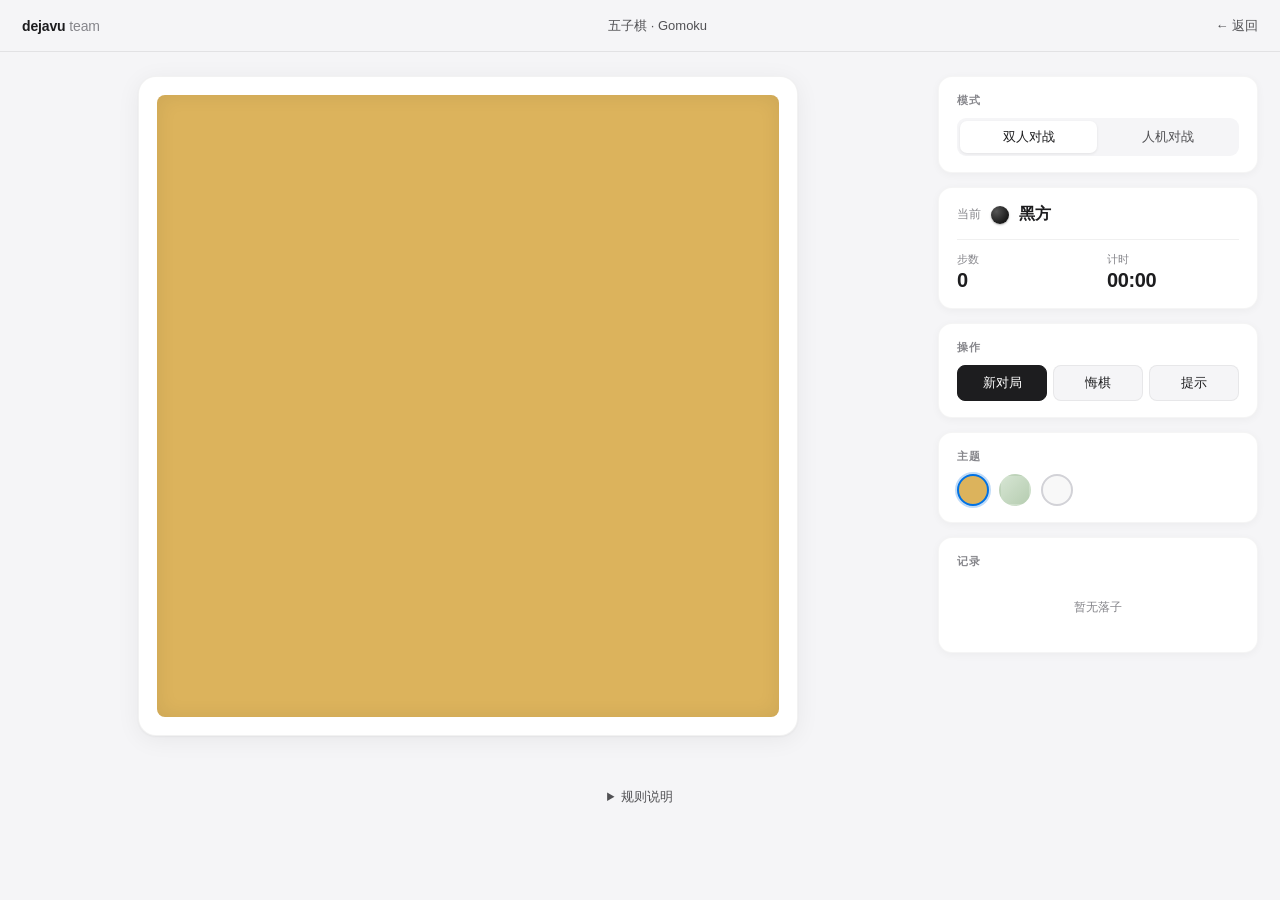
<file: gomoku.html>
<!DOCTYPE html>
<html lang="zh-CN">
<head>
<meta charset="UTF-8">
<meta name="viewport" content="width=device-width, initial-scale=1.0, maximum-scale=1.0, user-scalable=no">
<title>五子棋 · Gomoku · dejavu team</title>
<link rel="icon" href="data:image/svg+xml,<svg xmlns='http://www.w3.org/2000/svg' viewBox='0 0 100 100'><text y='.9em' font-size='90'>⚫</text></svg>">
<style>
/* ===== Reset ===== */
*,*::before,*::after{margin:0;padding:0;box-sizing:border-box}
html{font-size:16px;-webkit-font-smoothing:antialiased;-moz-osx-font-smoothing:grayscale}
body{font-family:-apple-system,BlinkMacSystemFont,"SF Pro Display","SF Pro Text","PingFang SC","Helvetica Neue",Arial,sans-serif;background:#f5f5f7;color:#1d1d1f;min-height:100vh;overflow-x:hidden}

/* ===== 顶栏 ===== */
.g-nav{position:sticky;top:0;z-index:100;height:52px;background:rgba(245,245,247,0.85);-webkit-backdrop-filter:saturate(180%) blur(20px);backdrop-filter:saturate(180%) blur(20px);border-bottom:1px solid rgba(0,0,0,0.08)}
.g-nav-inner{max-width:1280px;margin:0 auto;height:100%;display:flex;align-items:center;justify-content:space-between;padding:0 22px;gap:18px}
.g-nav-logo{font-size:14px;font-weight:600;letter-spacing:-0.01em;color:#1d1d1f;text-decoration:none;white-space:nowrap}
.g-nav-fade{color:#86868b;font-weight:400}
.g-nav-title{font-size:13px;font-weight:500;color:#515154}
.g-nav-back{font-size:13px;color:#515154;text-decoration:none;transition:color 0.15s;white-space:nowrap}
.g-nav-back:hover{color:#0071e3}
@media(max-width:480px){.g-nav-title{display:none}.g-nav{padding:0 8px}}

/* ===== 主区 ===== */
.g-main{max-width:1280px;margin:0 auto;padding:24px 22px 40px;display:grid;grid-template-columns:1fr 320px;gap:24px;align-items:start}
@media(max-width:880px){.g-main{grid-template-columns:1fr;padding:16px 14px 30px;gap:18px}}

/* ===== 棋盘 ===== */
.g-board-wrap{display:flex;justify-content:center;align-items:flex-start;width:100%}
.g-board-frame{position:relative;padding:18px;background:#fff;border-radius:18px;box-shadow:0 4px 24px rgba(0,0,0,0.06),0 1px 2px rgba(0,0,0,0.04);border:1px solid rgba(0,0,0,0.05);width:100%;max-width:min(660px,calc(100vw - 40px))}
#board{display:block;border-radius:8px;cursor:pointer;width:100%;height:auto;background:#dcb35c;box-shadow:inset 0 0 20px rgba(0,0,0,0.08);transition:background 0.3s,box-shadow 0.3s;touch-action:manipulation}
#board[data-theme=jade]{background:linear-gradient(135deg,#d6e5d3 0%,#b6cdb1 100%);box-shadow:inset 0 0 24px rgba(0,0,0,0.06)}
#board[data-theme=minimal]{background:#f9f9f9;box-shadow:none;border:1px solid #e8e8ed}
#board.dragging{cursor:grabbing}
.g-board-overlay{position:absolute;inset:0;pointer-events:none;border-radius:18px}

/* ===== 侧栏 ===== */
.g-side{display:flex;flex-direction:column;gap:14px}
.g-card{background:#fff;border-radius:14px;padding:16px 18px;box-shadow:0 2px 8px rgba(0,0,0,0.04);border:1px solid rgba(0,0,0,0.04)}
.g-card-title{font-size:11px;font-weight:600;letter-spacing:0.08em;color:#86868b;text-transform:uppercase;margin-bottom:10px}

/* ===== 段控件 ===== */
.g-seg{display:flex;background:#f5f5f7;border-radius:9px;padding:3px;gap:2px}
.g-seg-btn{flex:1;padding:7px 8px;font-size:13px;font-weight:500;color:#515154;background:transparent;border:none;border-radius:7px;cursor:pointer;transition:all 0.2s;font-family:inherit;-webkit-tap-highlight-color:transparent}
.g-seg-btn:hover{color:#1d1d1f}
.g-seg-btn.active{background:#fff;color:#1d1d1f;box-shadow:0 1px 3px rgba(0,0,0,0.08)}

/* ===== 信息卡 ===== */
.g-turn{display:flex;align-items:center;gap:10px;margin-bottom:14px}
.g-turn-label{font-size:12px;color:#86868b}
.g-turn-name{font-size:16px;font-weight:600;color:#1d1d1f}
.g-stone{display:inline-block;width:18px;height:18px;border-radius:50%;flex-shrink:0}
.g-stone-black{background:radial-gradient(circle at 30% 30%,#555 0%,#1a1a1a 70%);box-shadow:0 1px 2px rgba(0,0,0,0.3)}
.g-stone-white{background:radial-gradient(circle at 30% 30%,#fff 0%,#e0e0e0 80%);box-shadow:0 1px 2px rgba(0,0,0,0.15),inset 0 0 0 1px rgba(0,0,0,0.05)}
.g-meta{display:flex;gap:18px;padding-top:12px;border-top:1px solid rgba(0,0,0,0.06)}
.g-meta-item{display:flex;flex-direction:column;gap:2px;flex:1}
.g-meta-label{font-size:11px;color:#86868b}
.g-meta-val{font-size:20px;font-weight:700;color:#1d1d1f;font-variant-numeric:tabular-nums;letter-spacing:-0.02em}

/* ===== 按钮 ===== */
.g-actions{display:grid;grid-template-columns:1fr 1fr 1fr;gap:6px}
.g-btn{padding:8px 10px;font-size:13px;font-weight:500;font-family:inherit;color:#1d1d1f;background:#f5f5f7;border:1px solid rgba(0,0,0,0.06);border-radius:8px;cursor:pointer;transition:all 0.15s;-webkit-tap-highlight-color:transparent}
.g-btn:hover{background:#e8e8ed}
.g-btn:active{transform:scale(0.97)}
.g-btn-primary{background:#1d1d1f;color:#fff;border-color:#1d1d1f}
.g-btn-primary:hover{background:#2c2c2e}

/* ===== 主题选择 ===== */
.g-themes{display:flex;gap:10px}
.g-theme{width:32px;height:32px;border-radius:50%;border:2px solid transparent;background:#dcb35c;cursor:pointer;transition:all 0.15s;padding:0;-webkit-tap-highlight-color:transparent}
.g-theme-jade{background:linear-gradient(135deg,#d6e5d3 0%,#b6cdb1 100%)}
.g-theme-minimal{background:#f8f8f8;border:2px solid #d2d2d7}
.g-theme:hover{transform:scale(1.1)}
.g-theme.active{border-color:#0071e3;box-shadow:0 0 0 2px rgba(0,113,227,0.25)}

/* ===== 落子记录 ===== */
.g-card-log{max-height:220px}
.g-log{display:flex;flex-wrap:wrap;gap:4px;max-height:160px;overflow-y:auto;font-size:11px;color:#515154}
.g-log-step{display:inline-flex;align-items:center;gap:4px;padding:3px 6px;background:#f5f5f7;border-radius:6px;font-variant-numeric:tabular-nums;line-height:1}
.g-log-step .g-log-stone{width:9px;height:9px;border-radius:50%;flex-shrink:0}
.g-log-stone-black{background:#1a1a1a}
.g-log-stone-white{background:#fff;border:1px solid #d2d2d7}
.g-log-empty{font-size:12px;color:#86868b;text-align:center;width:100%;padding:20px 0}

/* ===== 胜利横幅 ===== */
.g-banner{position:fixed;inset:0;z-index:200;display:none;align-items:center;justify-content:center;background:rgba(0,0,0,0.4);-webkit-backdrop-filter:blur(8px);backdrop-filter:blur(8px)}
.g-banner.show{display:flex;animation:fadeIn 0.3s ease}
@keyframes fadeIn{from{opacity:0}to{opacity:1}}
.g-banner-inner{background:#fff;padding:32px 40px;border-radius:20px;text-align:center;box-shadow:0 20px 60px rgba(0,0,0,0.2);animation:popIn 0.4s cubic-bezier(0.34,1.56,0.64,1)}
@keyframes popIn{from{transform:scale(0.7);opacity:0}to{transform:scale(1);opacity:1}}
.g-banner-title{font-size:26px;font-weight:700;letter-spacing:-0.02em;color:#1d1d1f;margin-bottom:4px}
.g-banner-sub{font-size:14px;color:#86868b;margin-bottom:20px}

/* ===== 规则说明 ===== */
.g-rules{max-width:900px;margin:0 auto 40px;padding:0 22px}
.g-rules summary{font-size:13px;color:#515154;cursor:pointer;padding:12px 0;text-align:center;user-select:none;transition:color 0.15s}
.g-rules summary:hover{color:#0071e3}
.g-rules-inner{background:#fff;padding:20px 24px;border-radius:12px;font-size:13px;line-height:1.7;color:#515154;margin-top:8px}
.g-rules-inner p{margin-bottom:8px}
.g-rules-inner p:last-child{margin-bottom:0}
.g-rules-inner strong{color:#1d1d1f}

/* ===== 五连高亮与落子动画 ===== */
@keyframes winPulse{0%,100%{filter:drop-shadow(0 0 0 rgba(255,59,48,0))}50%{filter:drop-shadow(0 0 12px rgba(255,59,48,0.8))}}
.win-stone{animation:winPulse 1.2s ease-in-out infinite}
@keyframes stonePop{from{transform:scale(0);opacity:0}to{transform:scale(1);opacity:1}}
.stone-anim{animation:stonePop 0.25s cubic-bezier(0.34,1.56,0.64,1)}

/* ===== 移动端微调 ===== */
@media(max-width:880px){.g-card-log{max-height:180px}}
@media(max-width:480px){.g-board-frame{padding:12px;border-radius:14px}.g-card{padding:12px 14px}.g-banner-inner{padding:24px 28px;margin:0 16px}.g-banner-title{font-size:22px}.g-turn-name{font-size:14px}.g-meta-val{font-size:18px}}
</style>
</head>
<body>

<header class="g-nav">
  <div class="g-nav-inner">
    <a class="g-nav-logo" href="index.html" aria-label="返回首页"><span>dejavu<span class="g-nav-fade"> team</span></span></a>
    <div class="g-nav-title">五子棋 · Gomoku</div>
    <a class="g-nav-back" href="index.html">← 返回</a>
  </div>
</header>

<main class="g-main">
  <section class="g-board-wrap">
    <div class="g-board-frame">
      <canvas id="board" width="660" height="660"></canvas>
      <div class="g-board-overlay"></div>
    </div>
  </section>
  <aside class="g-side">
    <div class="g-card">
      <h3 class="g-card-title">模式</h3>
      <div class="g-seg" id="seg-mode">
        <button class="g-seg-btn active" data-mode="pvp">双人对战</button>
        <button class="g-seg-btn" data-mode="pve">人机对战</button>
      </div>
    </div>
    <div class="g-card" id="card-ai" hidden>
      <h3 class="g-card-title">AI 难度</h3>
      <div class="g-seg" id="seg-diff">
        <button class="g-seg-btn" data-diff="easy">简单</button>
        <button class="g-seg-btn active" data-diff="mid">中等</button>
        <button class="g-seg-btn" data-diff="hard">困难</button>
      </div>
      <h3 class="g-card-title" style="margin-top:18px">先手</h3>
      <div class="g-seg" id="seg-side">
        <button class="g-seg-btn active" data-side="black">玩家执黑</button>
        <button class="g-seg-btn" data-side="white">玩家执白</button>
      </div>
    </div>
    <div class="g-card g-card-info">
      <div class="g-turn">
        <span class="g-turn-label">当前</span>
        <span class="g-stone g-stone-black" id="turn-stone"></span>
        <span class="g-turn-name" id="turn-name">黑方</span>
      </div>
      <div class="g-meta">
        <div class="g-meta-item"><span class="g-meta-label">步数</span><span class="g-meta-val" id="moves">0</span></div>
        <div class="g-meta-item"><span class="g-meta-label">计时</span><span class="g-meta-val" id="timer">00:00</span></div>
      </div>
    </div>
    <div class="g-card">
      <h3 class="g-card-title">操作</h3>
      <div class="g-actions">
        <button class="g-btn g-btn-primary" id="btn-new">新对局</button>
        <button class="g-btn" id="btn-undo">悔棋</button>
        <button class="g-btn" id="btn-hint">提示</button>
      </div>
    </div>
    <div class="g-card">
      <h3 class="g-card-title">主题</h3>
      <div class="g-themes">
        <button class="g-theme active" data-theme="wood" title="木纹"></button>
        <button class="g-theme g-theme-jade" data-theme="jade" title="玉石"></button>
        <button class="g-theme g-theme-minimal" data-theme="minimal" title="极简"></button>
      </div>
    </div>
    <div class="g-card g-card-log">
      <h3 class="g-card-title">记录</h3>
      <div class="g-log" id="log">
        <div class="g-log-empty">暂无落子</div>
      </div>
    </div>
  </aside>
</main>

<div class="g-banner" id="banner">
  <div class="g-banner-inner">
    <div class="g-banner-title" id="banner-title">黑方胜！</div>
    <div class="g-banner-sub" id="banner-sub">连成五子</div>
    <button class="g-btn g-btn-primary" id="banner-again">再来一局</button>
  </div>
</div>

<details class="g-rules">
  <summary>规则说明</summary>
  <div class="g-rules-inner">
    <p>黑白双方交替落子，黑先。在横、竖、斜任意方向上先连成 5 子的一方获胜。</p>
    <p><strong>悔棋：</strong>撤销最近一步（人机对战会同时撤销 AI 一步）。</p>
    <p><strong>提示：</strong>高亮 AI 推荐的最佳落点。</p>
    <p><strong>计时：</strong>从首子落盘开始计时。</p>
  </div>
</details>

<script>
/* ==============================================================
   game.js — 游戏状态机 / 胜负判断 / 悔棋
   ============================================================ */
const Game = (()=>{
  const E=0,B=1,W=2
  let st={size:15,board:[],cur:B,winner:null,winLine:null,moves:0,hist:[],startAt:null}
  function rs(sz=15){st={size:sz,board:Array.from({length:sz},()=>Array(sz).fill(E)),cur:B,winner:null,winLine:null,moves:0,hist:[],startAt:null}}
  function mv(r,c){
    if(st.winner)return{ok:false}
    if(st.board[r][c]!==E)return{ok:false}
    st.board[r][c]=st.cur;st.hist.push({r,c,color:st.cur});st.moves++
    if(!st.startAt)st.startAt=Date.now()
    let line=chk(st.board,r,c,st.cur)
    if(line){st.winner=st.cur;st.winLine=line;return{ok:true,win:true,line}}
    if(st.moves===st.size*st.size){st.winner='draw';return{ok:true,draw:true}}
    st.cur=st.cur===B?W:B;return{ok:true}
  }
  function und(steps=1){
    if(!st.hist.length)return false
    for(let i=0;i<steps&&st.hist.length;i++){let l=st.hist.pop();st.board[l.r][l.c]=E;st.cur=l.color;st.moves--}
    st.winner=null;st.winLine=null;return true
  }
  function chk(brd,r,c,col){
    let dirs=[[0,1],[1,0],[1,1],[1,-1]]
    for(let[dR,dC]of dirs){
      let line=[{r,c}]
      let nr=r+dR,nc=c+dC
      while(nr>=0&&nr<st.size&&nc>=0&&nc<st.size&&brd[nr][nc]===col){line.push({r:nr,c:nc});nr+=dR;nc+=dC}
      nr=r-dR;nc=c-dC
      while(nr>=0&&nr<st.size&&nc>=0&&nc<st.size&&brd[nr][nc]===col){line.unshift({r:nr,c:nc});nr-=dR;nc-=dC}
      if(line.length>=5)return line
    }
    return null
  }
  return{reset:rs,getState:()=>st,getSize:()=>st.size,getCurrent:()=>st.cur,getWinner:()=>st.winner,getWinningLine:()=>st.winLine,getMoves:()=>st.moves,getHistory:()=>st.hist,move:mv,undo:und,checkWin:chk,constants:{E,B,W}}
})();

/* ==============================================================
   ai.js — AI 引擎 (评分 + alpha-beta)
   ============================================================ */
const AI = (()=>{
  const{E,B,W}=Game.constants
  const SC={FIVE:1e7,OPEN_FOUR:1e6,FOUR:1e5,OPEN_THREE:1e4,THREE:1e3,OPEN_TWO:100,TWO:10,ONE:1},DIRS=[[0,1],[1,0],[1,1],[1,-1]]
  function cands(brd,sz,r2=1){
    let cs=[],st=new Set
    for(let r=0;r<sz;r++)for(let c=0;c<sz;c++){
      if(brd[r][c]!==E)continue
      let near=false
      for(let dr=-r2;dr<=r2&&!near;dr++)for(let dc=-r2;dc<=r2&&!near;dc++){if(!dr&&!dc)continue;let nr=r+dr,nc=c+dc;if(nr>=0&&nr<sz&&nc>=0&&nc<sz&&brd[nr][nc]!==E)near=true}
      if(near){let k=r*sz+c;if(!st.has(k)){st.add(k);cs.push({r,c})}}
    }
    return cs
  }
  function sw(w,col,opp){
    let me=0,en=0,em=0
    for(let v of w){if(v===col)me++;else if(v===opp)en++;else em++}
    if(en>0)return 0
    switch(me){case 5:return SC.FIVE;case 4:return em===1?SC.OPEN_FOUR:SC.FOUR;case 3:return em===2?SC.OPEN_THREE:em===1?SC.THREE:0;case 2:return em===3?SC.OPEN_TWO:em===2?SC.TWO:0;case 1:return em===4?SC.ONE:0;default:return 0}
  }
  function evalB(brd,sz,my){
    let mx=0,en=0
    for(let r=0;r<sz;r++)for(let c=0;c<sz;c++){
      let v=brd[r][c];if(v===E)continue
      for(let[dR,dC]of DIRS){
        let pr=r-dR,pc=c-dC
        if(!(pr<0||pr>=sz||pc<0||pc>=sz||brd[pr][pc]!==v))continue
        for(let k=0;k<5;k++){
          let nr=r+dR*k,nc=c+dC*k;if(nr<0||nr>=sz||nc<0||nc>=sz)break
          let w=[],ok=true
          for(let i=0;i<5;i++){let wr=nr+dR*i,wc=nc+dC*i;if(wr<0||wr>=sz||wc<0||wc>=sz){ok=false;break};w.push(brd[wr][wc])}
          if(!ok)continue
          let s=sw(w,v,v===B?W:B);if(v===my)mx+=s;else en+=s
        }
      }
    }
    return mx-en
  }
  function hMove(brd,sz,r,c,col){
    let opp=col===B?W:B,sc=0
    for(let[dR,dC]of DIRS){
      let w=[];for(let i=-4;i<=4;i++){let nr=r+dR*i,nc=c+dC*i;if(nr<0||nr>=sz||nc<0||nc>=sz)w.push(-1);else w.push(brd[nr][nc])}
      w[4]=col;sc+=sw(w,col,opp)
    }
    return sc
  }
  function cloneB(brd,sz){let nb=new Array(sz);for(let r=0;r<sz;r++)nb[r]=brd[r].slice();return nb}
  function search(brd,sz,dp,al,bt,mx,my){
    let sc=evalB(brd,sz,my);if(Math.abs(sc)>=SC.FIVE||dp===0)return sc
    let cs=cands(brd,sz,1);if(!cs.length)return sc
    let cur=mx?my:(my===B?W:B)
    cs.forEach(c=>c.h=hMove(brd,sz,c.r,c.c,cur))
    cs.sort((a,b)=>b.h-a.h)
    let lm=Math.min(cs.length,dp>=3?12:18)
    if(mx){let b=-Infinity;for(let i=0;i<lm;i++){let c=cs[i];brd[c.r][c.c]=cur;let v=search(brd,sz,dp-1,al,bt,false,my);brd[c.r][c.c]=E;b=Math.max(b,v);al=Math.max(al,v);if(bt<=al)break}return b}
    else{let b=Infinity;for(let i=0;i<lm;i++){let c=cs[i];brd[c.r][c.c]=cur;let v=search(brd,sz,dp-1,al,bt,true,my);brd[c.r][c.c]=E;b=Math.min(b,v);bt=Math.min(bt,v);if(bt<=al)break}return b}
  }
  function bestMove(brd,sz,my,diff='mid'){
    let dp=diff==='easy'?1:diff==='mid'?2:4,cs=cands(brd,sz,1)
    if(!cs.length)return{r:Math.floor(sz/2),c:Math.floor(sz/2)}
    cs.forEach(c=>c.h=hMove(brd,sz,c.r,c.c,my));cs.sort((a,b)=>b.h-a.h)
    let opp=my===B?W:B
    for(let c of cs){brd[c.r][c.c]=my;let l=Game.checkWin(brd,c.r,c.c,my);brd[c.r][c.c]=E;if(l)return c}
    for(let c of cs){brd[c.r][c.c]=opp;let l=Game.checkWin(brd,c.r,c.c,opp);brd[c.r][c.c]=E;if(l)return c}
    let sb=cloneB(brd,sz),best=cs[0],bestVal=-Infinity,lm=Math.min(cs.length,dp>=3?10:14)
    for(let i=0;i<lm;i++){let c=cs[i];sb[c.r][c.c]=my;let v=search(sb,sz,dp-1,-Infinity,Infinity,false,my);sb[c.r][c.c]=E;if(v>bestVal){bestVal=v;best=c}}
    return best
  }
  return{getBestMove:bestMove}
})();

/* ==============================================================
   board.js — 棋盘渲染 / 落子绘制 / 鼠标交互 (自适应屏幕)
   ============================================================ */
const Board = (()=>{
  const PD=28,SRF=0.42,SSB=4
  let cv,ctx,dpr=1,sz=15,cell=0,ox=0,oy=0,bpx=0
  let stones=[],lastM=null,winL=null,hover=null,thm='wood',onClk=()=>{},_animStones=[]

  function init(el,op={}){
    cv=el;ctx=cv.getContext('2d');sz=op.size||15;onClk=op.onCellClick||(()=>{});thm=op.theme||'wood'
    dpr=window.devicePixelRatio||1
    rs();rz()
    window.addEventListener('resize',()=>{rz();dr()})
    cv.addEventListener('mousemove',e=>{let p=pc(e.clientX,e.clientY);if(JSON.stringify(p)!==JSON.stringify(hover)){hover=p;dr()}})
    cv.addEventListener('mouseleave',()=>{if(hover){hover=null;dr()}})
    cv.addEventListener('click',e=>{let p=pc(e.clientX,e.clientY);if(p)onClk(p.r,p.c)})
    cv.addEventListener('touchstart',e=>{e.preventDefault();if(!e.touches.length)return;let t=e.touches[0],p=pc(t.clientX,t.clientY);if(p)onClk(p.r,p.c)},{passive:false})
  }

  function rz(){
    let r=cv.getBoundingClientRect(),w=r.width;if(w<10)w=300
    cv.width=Math.floor(w*dpr);cv.height=Math.floor(w*dpr)
    ctx.setTransform(dpr,0,0,dpr,0,0)
    bpx=w;cell=(bpx-PD*2)/(sz-1);ox=PD;oy=PD
  }

  function rs(ns){if(ns)sz=ns;stones=Array.from({length:sz},()=>Array(sz).fill(0));lastM=null;winL=null;hover=null;_animStones=[];rz()}
  function gSt(){return stones}
  function gSz(){return sz}
  function sSt(r,c,col){stones[r][c]=col;lastM={r,c};if(!winL)dr()}
  function rSt(r,c){stones[r][c]=0;dr()}
  function sLM(p){lastM=p;dr()}
  function sWL(l){winL=l;dr()}
  function sHv(p){hover=p;dr()}
  function sTh(t){thm=t;dr()}
  function cXY(r,c){return{x:ox+c*cell,y:oy+r*cell}}

  function pc(cx,cy){
    let r=cv.getBoundingClientRect(),x=cx-r.left,y=cy-r.top
    let c=Math.round((x-ox)/cell),rr=Math.round((y-oy)/cell)
    if(rr<0||rr>=sz||c<0||c>=sz)return null
    let dx=x-(ox+c*cell),dy=y-(oy+rr*cell)
    if(Math.hypot(dx,dy)>cell*0.5)return null
    return{r:rr,c}
  }

  function dr(){
    drawBoard();drawStones();if(winL)drawWinLine()
    if(hover&&!stones[hover.r][hover.c]&&!winL)drawHover()
    if(lastM&&!winL)drawLastMark()
  }
  function drawBoard(){
    ctx.clearRect(0,0,bpx,bpx)
    ctx.strokeStyle=thm==='minimal'?'#d2d2d7':'rgba(0,0,0,0.45)';ctx.lineWidth=1
    for(let i=0;i<sz;i++){
      let p=cXY(0,i);ctx.beginPath();ctx.moveTo(p.x,p.y);p=cXY(sz-1,i);ctx.lineTo(p.x,p.y);ctx.stroke()
      p=cXY(i,0);ctx.beginPath();ctx.moveTo(p.x,p.y);p=cXY(i,sz-1);ctx.lineTo(p.x,p.y);ctx.stroke()
    }
    if(sz>=13&&sz%2===1){
      let st=sz===15?[[3,3],[3,11],[11,3],[11,11],[7,7]]:[[Math.floor(sz/2),Math.floor(sz/2)]]
      ctx.fillStyle=thm==='minimal'?'#86868b':'rgba(0,0,0,0.55)'
      for(let[r,c]of st){let p=cXY(r,c);ctx.beginPath();ctx.arc(p.x,p.y,2.5,0,Math.PI*2);ctx.fill()}
    }
  }
  function drawStones(){
    for(let r=0;r<sz;r++)for(let c=0;c<sz;c++){
      let v=stones[r][c];if(!v)continue;let win=winL&&winL.some(p=>p.r===r&&p.c===c);drawStone(r,c,v,win)
    }
  }
  function drawStone(r,c,col,win){
    let{x,y}=cXY(r,c),rad=cell*SRF;ctx.save()
    ctx.shadowColor='rgba(0,0,0,0.25)';ctx.shadowBlur=SSB;ctx.shadowOffsetY=1.5
    let gr=ctx.createRadialGradient(x-rad*0.35,y-rad*0.35,rad*0.1,x,y,rad)
    if(col===1){gr.addColorStop(0,'#5a5a5a');gr.addColorStop(0.7,'#1a1a1a');gr.addColorStop(1,'#000')}
    else{gr.addColorStop(0,'#fff');gr.addColorStop(0.7,'#f0f0f0');gr.addColorStop(1,'#d8d8d8')}
    ctx.fillStyle=gr;ctx.beginPath();ctx.arc(x,y,rad,0,Math.PI*2);ctx.fill();ctx.restore()
    if(col===2){ctx.strokeStyle='rgba(0,0,0,0.12)';ctx.lineWidth=0.6;ctx.beginPath();ctx.arc(x,y,rad,0,Math.PI*2);ctx.stroke()}
    if(win){ctx.save();ctx.shadowColor='#ff3b30';ctx.shadowBlur=14;ctx.beginPath();ctx.arc(x,y,rad,0,Math.PI*2);ctx.fill();ctx.restore()}
  }
  function drawLastMark(){
    if(!lastM)return;let{x,y}=cXY(lastM.r,lastM.c),rad=cell*SRF*0.32
    ctx.fillStyle='#ff3b30';ctx.beginPath();ctx.arc(x,y,rad,0,Math.PI*2);ctx.fill()
  }
  function drawHover(){
    if(!hover)return;let{x,y}=cXY(hover.r,hover.c),rad=cell*SRF*0.32
    ctx.strokeStyle='rgba(0,0,0,0.35)';ctx.lineWidth=1.2;ctx.beginPath();ctx.arc(x,y,rad,0,Math.PI*2);ctx.stroke()
  }
  function drawWinLine(){
    if(!winL||winL.length<2)return;let f=cXY(winL[0].r,winL[0].c),l=cXY(winL[winL.length-1].r,winL[winL.length-1].c)
    ctx.save();ctx.strokeStyle='rgba(255,59,48,0.85)';ctx.lineWidth=3;ctx.lineCap='round';ctx.beginPath();ctx.moveTo(f.x,f.y);ctx.lineTo(l.x,l.y);ctx.stroke();ctx.restore()
  }
  return{init,reset:rs,setSize:rs,getSize:gSz,getStones:gSt,setStone:sSt,removeStone:rSt,setLastMove:sLM,setWinningLine:sWL,setHover:sHv,setTheme:sTh,draw:dr,cellToXY:cXY}
})();

/* ==============================================================
   ui.js — 侧栏控件 / 状态同步
   ============================================================ */
const UI = (()=>{
  let hn={onNew(){}}
  function init(h){hn=h
    let $=id=>document.getElementById(id)
    bindSeg($('seg-mode'),'data-mode',v=>{hn.onMode(v);$('card-ai').hidden=v!=='pve'})
    bindSeg($('seg-diff'),'data-diff',v=>hn.onDiff(v))
    bindSeg($('seg-side'),'data-side',v=>hn.onSide(v))
    bindTheme()
    $('btn-new').addEventListener('click',()=>{hideBanner();hn.onNew()})
    $('btn-undo').addEventListener('click',hn.onUndo)
    $('btn-hint').addEventListener('click',hn.onHint)
    $('banner-again').addEventListener('click',()=>{hideBanner();hn.onNew()})
    let b=$('banner');b.addEventListener('click',e=>{if(e.target===b){hideBanner();hn.onNew()}})
    hn.hideBanner=hideBanner;hn.showBanner=showBanner;hideBanner()
  }
  function bindSeg(ct,attr,cb){if(!ct)return;let bs=ct.querySelectorAll('button');bs.forEach(b=>b.addEventListener('click',()=>{bs.forEach(x=>x.classList.remove('active'));b.classList.add('active');cb(b.getAttribute(attr))}))}
  function bindTheme(){document.querySelectorAll('.g-theme').forEach(b=>b.addEventListener('click',()=>{document.querySelectorAll('.g-theme').forEach(x=>x.classList.remove('active'));b.classList.add('active');hn.onTheme(b.getAttribute('data-theme'))}))}
  function setTurn(c){
    let s=document.getElementById('turn-stone'),n=document.getElementById('turn-name')
    if(c===1){s.className='g-stone g-stone-black';n.textContent='黑方'}
    else if(c===2){s.className='g-stone g-stone-white';n.textContent='白方'}
    else{n.textContent='—'}
  }
  function setMoves(n){document.getElementById('moves').textContent=n}
  function setTimer(sec){let m=Math.floor(sec/60).toString().padStart(2,'0'),s=(sec%60).toString().padStart(2,'0');document.getElementById('timer').textContent=m+':'+s}
  function setLog(hist){
    let lg=document.getElementById('log')
    if(!hist.length){lg.innerHTML='<div class="g-log-empty">暂无落子</div>';return}
    lg.innerHTML=hist.map((m,i)=>{let st=m.color===1?'g-log-stone-black':'g-log-stone-white',cl=String.fromCharCode(65+m.c);return'<span class="g-log-step"><span class="g-log-stone '+st+'"></span>'+(i+1)+'. '+cl+(m.r+1)+'</span>'}).join('')
    lg.scrollTop=lg.scrollHeight
  }
  function showBanner(t,s){document.getElementById('banner-title').textContent=t;document.getElementById('banner-sub').textContent=s;document.getElementById('banner').classList.add('show')}
  function hideBanner(){document.getElementById('banner').classList.remove('show')}
  function setBoardTheme(t){document.getElementById('board').setAttribute('data-theme',t)}
  return{init,setTurn,setMoves,setTimer,setLog,showBanner,hideBanner,setBoardTheme}
})();

/* ==============================================================
   gomoku.js — 入口，串联所有模块
   ============================================================ */
(function(){
  const{B,W}=Game.constants
  let st={mode:'pvp',diff:'mid',side:B,thm:'wood',thinking:false,ti:null}

  function init(){
    Game.reset(15)
    Board.init(document.getElementById('board'),{size:15,theme:st.thm,onCellClick:handleClick})
    UI.init({onMode:v=>{st.mode=v;newG()},onDiff:v=>{st.diff=v},onSide:v=>{st.side=v==='black'?B:W;newG()},onNew:newG,onUndo:handleUndo,onHint:handleHint,onTheme:t=>{st.thm=t;Board.setTheme(t);UI.setBoardTheme(t)}})
    UI.setBoardTheme(st.thm)
    ref()
    startTimer()
  }

  function ref(){let g=Game.getState();UI.setTurn(g.cur);UI.setMoves(g.moves);UI.setLog(g.hist)}
  function startTimer(){stopTimer();st.ti=setInterval(()=>{let g=Game.getState();if(!g.startAt||g.winner)return;UI.setTimer(Math.floor((Date.now()-g.startAt)/1000))},500)}
  function stopTimer(){if(st.ti){clearInterval(st.ti);st.ti=null}}

  function handleClick(r,c){
    if(st.thinking)return;let g=Game.getState();if(g.winner)return
    if(st.mode==='pve'&&g.cur!==st.side)return
    place(r,c)
    if(st.mode==='pve'&&!Game.getWinner())runAI()
  }

  function place(r,c){
    let res=Game.move(r,c);if(!res.ok)return
    let g=Game.getState();Board.setStone(r,c,g.board[r][c]);ref();afterMove(res)
  }

  function runAI(){
    if(Game.getWinner())return;let g=Game.getState(),ai=g.cur;st.thinking=true;UI.setTurn(0)
    setTimeout(()=>{
      let m=AI.getBestMove(Game.getState().board,Game.getSize(),ai,st.diff)
      st.thinking=false
      if(m){let res=Game.move(m.r,m.c);if(res.ok){Board.setStone(m.r,m.c,Game.getState().board[m.r][m.c]);ref();afterMove(res)}}
    },150)
  }

  function afterMove(res){
    if(res.win){let n=Game.getWinner()===B?'黑方':'白方';UI.showBanner(n+'胜！','连成 5 子 · 共 '+Game.getMoves()+' 步');Board.setWinningLine(res.line);stopTimer()}
    else if(res.draw){UI.showBanner('和棋','棋盘下满 · '+Game.getMoves()+' 步');stopTimer()}
  }

  function newG(){stopTimer();UI.hideBanner();Game.reset(15);Board.reset(15);ref();startTimer()}
  function handleUndo(){if(st.thinking)return;let g=Game.getState();if(!g.hist.length)return;Game.undo(st.mode==='pve'?2:1);Board.reset(Game.getSize())
    let s=Game.getState();for(let r=0;r<s.size;r++)for(let c=0;c<s.size;c++)if(s.board[r][c])Board.setStone(r,c,s.board[r][c])
    Board.setLastMove(s.hist.length?s.hist[s.hist.length-1]:null);ref()
  }
  function handleHint(){
    if(st.thinking)return;let g=Game.getState();if(g.winner)return
    let m=AI.getBestMove(g.board,Game.getSize(),g.cur,'mid')
    if(m){Board.setHover(m.r,m.c);setTimeout(()=>Board.setHover(null),2500)}
  }
  if(document.readyState==='loading')document.addEventListener('DOMContentLoaded',init);else init()
})();
</script>
</body>
</html>
</file>
<file: styles.css>
/* === Reset & Base === */
*, *::before, *::after {
  margin: 0;
  padding: 0;
  box-sizing: border-box;
}

html {
  font-size: 16px;
  -webkit-font-smoothing: antialiased;
  -moz-osx-font-smoothing: grayscale;
  scroll-behavior: smooth;
}

body {
  font-family: -apple-system, BlinkMacSystemFont, "SF Pro Display", "SF Pro Text", "Helvetica Neue", Arial, sans-serif;
  background: #f5f5f7;
  color: #1d1d1f;
  line-height: 1.47059;
  overflow-x: hidden;
}

/* === Navigation === */
.nav {
  position: fixed;
  top: 0;
  left: 0;
  right: 0;
  height: 44px;
  background: rgba(245, 245, 247, 0.92);
  backdrop-filter: saturate(180%) blur(20px);
  -webkit-backdrop-filter: saturate(180%) blur(20px);
  z-index: 1000;
  border-bottom: 1px solid rgba(0, 0, 0, 0.08);
}

.nav-inner {
  max-width: 980px;
  margin: 0 auto;
  height: 100%;
  display: flex;
  align-items: center;
  padding: 0 22px;
}

.nav-logo {
  font-size: 14px;
  font-weight: 600;
  letter-spacing: -0.01em;
  color: #1d1d1f;
  text-decoration: none;
}

.nav-fade {
  color: #86868b;
  font-weight: 400;
}



/* === Hero ambient floating orbs === */
.hero::before,
.hero::after {
  content: '';
  position: absolute;
  border-radius: 50%;
  pointer-events: none;
  z-index: 0;
}

.hero::before {
  width: 320px;
  height: 320px;
  top: 60px;
  right: -60px;
  background: radial-gradient(circle, rgba(0,113,227,0.08) 0%, transparent 70%);
  animation: heroOrbFloat1 8s ease-in-out infinite;
}

.hero::after {
  width: 200px;
  height: 200px;
  top: 160px;
  left: -40px;
  background: radial-gradient(circle, rgba(194,12,12,0.06) 0%, transparent 70%);
  animation: heroOrbFloat2 10s ease-in-out infinite;
}

@keyframes heroOrbFloat1 {
  0%, 100% { transform: translate(0, 0) scale(1); }
  50%       { transform: translate(-12px, 18px) scale(1.05); }
}

@keyframes heroOrbFloat2 {
  0%, 100% { transform: translate(0, 0) scale(1); }
  50%       { transform: translate(10px, -14px) scale(0.95); }
}
/* === Hero === */
.hero {
  position: relative;
  overflow: hidden;
  padding-top: 120px;
  padding-bottom: 40px;
  text-align: center;
}

.hero-content {
  max-width: 800px;
  margin: 0 auto;
  padding: 0 22px;
  opacity: 0;
  animation: fadeUp 1s ease 0.2s forwards;
}

.hero-title {
  font-size: clamp(3rem, 8vw, 5.5rem);
  font-weight: 700;
  letter-spacing: -0.03em;
  line-height: 1.05;
  color: #1d1d1f;
  margin-bottom: 16px;
}

.hero-subtitle {
  font-size: clamp(1.1rem, 2.5vw, 1.5rem);
  font-weight: 400;
  color: #86868b;
  letter-spacing: 0.02em;
}

/* === Intro === */
.intro {
  padding: 20px 22px 60px;
  max-width: 680px;
  margin: 0 auto;
  opacity: 0;
  animation: fadeUp 1s ease 0.4s forwards;
}

.intro-text p {
  font-size: 1.2rem;
  line-height: 1.7;
  color: #515154;
  text-align: center;
}

/* === Section Title === */
.section-title {
  text-align: center;
  font-size: 1.5rem;
  font-weight: 600;
  letter-spacing: 0.02em;
  color: #1d1d1f;
  margin-bottom: 40px;
}

/* === Team Grid === */
.team {
  max-width: 980px;
  margin: 0 auto;
  padding: 0 22px 80px;
}

.team-grid {
  display: grid;
  grid-template-columns: repeat(3, 1fr);
  gap: 24px;
}

.team-card {
  background: #ffffff;
  border-radius: 18px;
  overflow: hidden;
  transition: transform 0.3s ease, box-shadow 0.4s ease;
  cursor: pointer;
  opacity: 0;
  animation: fadeUp 0.8s ease forwards;
}

.team-card:nth-child(1) { animation-delay: 0.3s; }
.team-card:nth-child(2) { animation-delay: 0.5s; }
.team-card:nth-child(3) { animation-delay: 0.7s; }

.team-card:hover {
  transform: translateY(-4px);
  box-shadow: 0 8px 30px rgba(0, 0, 0, 0.08);
}

/* === Card Image === */
.card-image {
  width: 100%;
  aspect-ratio: 1 / 1;
  overflow: hidden;
  background: #e8e8ed;
}

.image-wrapper {
  width: 100%;
  height: 100%;
  background-size: cover;
  background-position: center;
  background-repeat: no-repeat;
  transition: transform 0.6s cubic-bezier(0.25, 0.1, 0.25, 1);
}

.team-card:hover .image-wrapper {
  transform: scale(1.03);
}

.ceo-img { background-image: url('ceo.jpg'); }
.music-img { background-image: url('music.jpg'); }
.creative-img { background-image: url('creative.jpg'); }

/* === Card Info === */
.card-info {
  padding: 22px 22px 26px;
}

.card-name {
  font-size: 1.25rem;
  font-weight: 600;
  letter-spacing: -0.01em;
  margin-bottom: 4px;
  color: #1d1d1f;
}

.card-role {
  font-size: 0.8rem;
  font-weight: 500;
  color: #86868b;
  letter-spacing: 0.06em;
  text-transform: uppercase;
  margin-bottom: 10px;
}

.card-bio {
  font-size: 0.88rem;
  line-height: 1.6;
  color: #515154;
  margin-bottom: 12px;
}

.card-cta {
  font-size: 0.85rem;
  font-weight: 500;
  color: #0071e3;
  opacity: 0;
  transform: translateX(-8px);
  transition: opacity 0.3s, transform 0.3s;
}

.team-card:hover .card-cta {
  opacity: 1;
  transform: translateX(0);
}

/* === Detail Views === */
.detail-view {
  position: fixed;
  top: 0;
  left: 0;
  right: 0;
  bottom: 0;
  z-index: 2000;
  display: none;
  align-items: center;
  justify-content: center;
}

.detail-view.active {
  display: flex;
}

.detail-backdrop {
  position: absolute;
  inset: 0;
  background: rgba(0, 0, 0, 0.5);
  backdrop-filter: blur(8px);
  -webkit-backdrop-filter: blur(8px);
}

.detail-card {
  position: relative;
  width: 90%;
  max-width: 780px;
  max-height: 85vh;
  background: #ffffff;
  border-radius: 24px;
  overflow-y: auto;
  box-shadow: 0 24px 60px rgba(0, 0, 0, 0.3);
  animation: modalIn 0.4s cubic-bezier(0.22, 1, 0.36, 1);
}

@keyframes modalIn {
  from {
    opacity: 0;
    transform: scale(0.92) translateY(20px);
  }
  to {
    opacity: 1;
    transform: scale(1) translateY(0);
  }
}

.detail-close {
  position: absolute;
  top: 16px;
  right: 16px;
  width: 36px;
  height: 36px;
  border-radius: 50%;
  border: none;
  background: rgba(0, 0, 0, 0.06);
  color: #1d1d1f;
  font-size: 1.1rem;
  cursor: pointer;
  z-index: 10;
  display: flex;
  align-items: center;
  justify-content: center;
  transition: background 0.2s;
}

.detail-close:hover {
  background: rgba(0, 0, 0, 0.12);
}

.detail-layout {
  display: none;
}

.detail-image {
  display: none;
}

.detail-member-top {
  width: 100%;
  max-height: 320px;
  overflow: hidden;
  background: #e8e8ed;
}

.detail-member-img {
  width: 100%;
  height: 320px;
  background-size: cover;
  background-position: center 20%;
  background-repeat: no-repeat;
}

.detail-content {
  padding: 40px 36px 40px 32px;
}

.detail-role-tag {
  display: inline-block;
  font-size: 0.75rem;
  font-weight: 600;
  color: #0071e3;
  letter-spacing: 0.08em;
  text-transform: uppercase;
  margin-bottom: 10px;
}

.detail-name {
  font-size: 1.8rem;
  font-weight: 700;
  letter-spacing: -0.02em;
  margin-bottom: 0;
  color: #1d1d1f;
}

.detail-name-row {
  display: flex;
  align-items: center;
  gap: 10px;
  margin-bottom: 12px;
}

.detail-name-link {
  display: inline-flex;
  align-items: center;
  justify-content: center;
  width: 36px;
  height: 36px;
  border-radius: 50%;
  background: #C20C0C;
  text-decoration: none;
  font-size: 1rem;
  transition: transform 0.2s, box-shadow 0.2s;
  flex-shrink: 0;
}

.detail-name-link:hover {
  transform: scale(1.08);
  box-shadow: 0 4px 14px rgba(194,12,12,0.35);
}

.detail-name-link-dark {
  background: #1d1d1f;
}

.detail-name-link-dark:hover {
  box-shadow: 0 4px 14px rgba(0,0,0,0.25);
}

.detail-bio {
  font-size: 1rem;
  line-height: 1.6;
  color: #515154;
  margin-bottom: 24px;
  padding-bottom: 20px;
  border-bottom: 1px solid #e8e8ed;
}

.detail-abilities h3 {
  font-size: 0.85rem;
  font-weight: 600;
  color: #86868b;
  letter-spacing: 0.04em;
  text-transform: uppercase;
  margin-bottom: 16px;
}

.detail-abilities ul {
  list-style: none;
  padding: 0;
}

.detail-abilities li {
  font-size: 0.9rem;
  line-height: 1.5;
  color: #515154;
  padding: 8px 0;
  border-bottom: 1px solid #f0f0f2;
}

.detail-abilities li:last-child {
  border-bottom: none;
}

.detail-abilities li strong {
  color: #1d1d1f;
  font-weight: 600;
}

/* === Products Section === */
.products {
  max-width: 980px;
  margin: 0 auto;
  padding: 0 22px 80px;
}

/* === Product Carousel === */
.product-carousel {
  display: flex;
  gap: 20px;
  overflow-x: auto;
  scroll-snap-type: x mandatory;
  scroll-behavior: smooth;
  -webkit-overflow-scrolling: touch;
  scrollbar-width: none;
  padding: 4px 4px 12px;
}

.product-carousel::-webkit-scrollbar {
  display: none;
}

/* === Product Card (white rounded card, matching team card) === */
/* shimmer sweep on hover */
.product-card::before {
  content: '';
  position: absolute;
  top: 0;
  left: -100%;
  width: 55%;
  height: 100%;
  background: linear-gradient(
    90deg,
    transparent 0%,
    rgba(255,255,255,0.1) 50%,
    transparent 100%
  );
  transition: left 0.5s ease;
  pointer-events: none;
  z-index: 2;
  border-radius: inherit;
}

.product-card:hover::before {
  left: 160%;
}

.product-card {
  position: relative;
  flex: 0 0 calc(100vw - 72px);
  max-width: 420px;
  scroll-snap-align: center;
  background: #ffffff;
  border-radius: 18px;
  padding: 32px 28px 36px;
  display: flex;
  flex-direction: column;
  align-items: center;
  text-align: center;
  cursor: pointer;
  text-decoration: none;
  box-shadow: 0 2px 12px rgba(0,0,0,0.04);
  transition: transform 0.3s ease, box-shadow 0.4s ease;
}

.product-card:active {
  transform: scale(0.98);
}

.product-card:hover {
  box-shadow: 0 8px 30px rgba(0,0,0,0.08);
  transform: translateY(-2px);
}

.product-card:active:hover {
  transform: scale(0.98);
}

.product-card:hover .product-mockup {
  transform: translateY(-3px) scale(1.02);
}

/* === Product Mockup (unified area) === */
.product-mockup {
  position: relative;
  overflow: hidden;
  border-radius: 10px;
  transition: transform 0.4s cubic-bezier(0.25, 0.46, 0.45, 0.94);
  width: 100%;
  max-width: 200px;
  height: 140px;
  margin: 0 auto 20px;
  display: flex;
  align-items: center;
  justify-content: center;
  flex-shrink: 0;
}

/* === macOS Big Sur+ Window === */
.product-window {
  width: 200px;
  height: 140px;
  max-width: 100%;
  background: #1c1c1e;
  border-radius: 10px;
  overflow: hidden;
  box-shadow:
    0 0 0 0.5px rgba(255,255,255,0.06),
    0 8px 32px rgba(0,0,0,0.28),
    0 2px 8px rgba(0,0,0,0.18);
  display: flex;
  flex-direction: column;
}

/* === Title Bar === */
.window-bar {
  height: 24px;
  background: #2c2c2e;
  display: flex;
  align-items: center;
  padding: 0 10px;
  gap: 6px;
  flex-shrink: 0;
  border-bottom: 1px solid rgba(255,255,255,0.04);
  position: relative;
}

/* Traffic lights */
.window-dot {
  width: 11px;
  height: 11px;
  border-radius: 50%;
  flex-shrink: 0;
  position: relative;
  transition: filter 0.15s;
}

.window-dot:hover { filter: brightness(0.85); }

.dot-red    { background: #ff5f57; box-shadow: 0 0 4px rgba(255,95,87,0.4); }
.dot-yellow { background: #febc2e; box-shadow: 0 0 4px rgba(254,188,46,0.4); }
.dot-green  { background: #28c840; box-shadow: 0 0 4px rgba(40,200,64,0.4); }

/* Traffic light inner highlight */
.window-dot::after {
  content: '';
  position: absolute;
  top: 2px;
  left: 2px;
  width: 4px;
  height: 4px;
  border-radius: 50%;
  background: rgba(255,255,255,0.25);
}

/* Window title (centered, Apple style) */
.window-title {
  flex: 1;
  text-align: center;
  font-size: 10px;
  font-weight: 500;
  color: rgba(255,255,255,0.4);
  letter-spacing: 0.02em;
  pointer-events: none;
  user-select: none;
}

/* Traffic light spacer on right for balance */
.window-bar-spacer {
  width: 44px;
  flex-shrink: 0;
}

/* === Window Toolbar === */
.window-toolbar {
  height: 18px;
  background: #232326;
  display: flex;
  align-items: center;
  padding: 0 8px;
  gap: 4px;
  flex-shrink: 0;
  border-bottom: 1px solid rgba(255,255,255,0.03);
}

.toolbar-btn {
  width: 8px;
  height: 8px;
  border-radius: 2px;
  background: rgba(255,255,255,0.07);
}

.toolbar-sep {
  width: 1px;
  height: 10px;
  background: rgba(255,255,255,0.06);
  margin: 0 3px;
}

.toolbar-path {
  font-size: 9px;
  color: rgba(255,255,255,0.35);
  letter-spacing: 0.03em;
  font-family: 'SF Mono', 'Menlo', monospace;
}

/* === Window Content (terminal) === */
.window-content {
  flex: 1;
  padding: 6px 8px;
  display: flex;
  flex-direction: column;
  gap: 2px;
  overflow: hidden;
  background: #0d0d0d;
  position: relative;
}

/* Scanline overlay for depth — disabled on small mockup, kept for larger frames */
.window-content.has-scanlines::after {
  content: '';
  position: absolute;
  inset: 0;
  background: repeating-linear-gradient(
    0deg,
    transparent,
    transparent 2px,
    rgba(0,0,0,0.03) 2px,
    rgba(0,0,0,0.03) 4px
  );
  pointer-events: none;
}

.window-panel {
  border-radius: 4px;
}

/* === Clean Terminal Log UI === */
.win-log {
  flex: 1;
  background: #0a0a0e;
  padding: 6px 0 4px;
  display: flex;
  flex-direction: column;
  gap: 3px;
  overflow: hidden;
  font-family: 'SF Mono', 'Menlo', 'Courier New', monospace;
}

.win-log-line {
  display: flex;
  align-items: center;
  gap: 5px;
  padding: 0 8px;
  animation: logFadeIn 0.4s ease forwards;
  opacity: 0;
}

.win-log-line:nth-child(1) { animation-delay: 0.2s; opacity: 1; }
.win-log-line:nth-child(2) { animation-delay: 0.6s; opacity: 1; }
.win-log-line:nth-child(3) { animation-delay: 1.0s; opacity: 1; }
.win-log-line:nth-child(4) { animation-delay: 1.4s; opacity: 1; }

@keyframes logFadeIn {
  from { opacity: 0; transform: translateY(2px); }
  to   { opacity: 1; transform: translateY(0); }
}

.log-ts {
  font-size: 7.5px;
  color: rgba(255,255,255,0.28);
  flex-shrink: 0;
  letter-spacing: 0.03em;
}

.log-badge {
  font-size: 6.5px;
  font-weight: 700;
  letter-spacing: 0.05em;
  padding: 1px 4px;
  border-radius: 2px;
  flex-shrink: 0;
}

.log-badge-info {
  background: rgba(0,122,255,0.22);
  color: #4da6ff;
}

.log-badge-warn {
  background: rgba(255,159,10,0.22);
  color: #ffb340;
}

.log-badge-err {
  background: rgba(255,69,58,0.22);
  color: #ff6b63;
}

.log-msg {
  font-size: 7.5px;
  color: #e8e8ec;
  white-space: nowrap;
  overflow: hidden;
  text-overflow: ellipsis;
  letter-spacing: 0.02em;
}

/* Blinking cursor line */
.win-log-line-cursor {
  margin-top: 2px;
}

.log-cursor {
  display: inline-block;
  width: 5px;
  height: 9px;
  background: #4da6ff;
  border-radius: 1px;
  animation: cursorBlink 1.1s ease-in-out infinite;
  vertical-align: middle;
}

@keyframes cursorBlink {
  0%, 100% { opacity: 1; }
  50%       { opacity: 0; }
}

/* === Music Icon Frame === */
.music-icon-frame {
  width: 140px;
  height: 140px;
  border-radius: 22px;
  background: linear-gradient(135deg, #C20C0C 0%, #8B0000 100%);
  display: flex;
  align-items: center;
  justify-content: center;
  box-shadow:
    0 8px 32px rgba(194, 12, 12, 0.25),
    inset 0 1px 0 rgba(255,255,255,0.12);
  position: relative;
  overflow: hidden;
}

.music-icon {
  font-size: 3rem;
}

/* === Product Tag === */
.product-tag {
  display: inline-flex;
  align-items: center;
  gap: 6px;
  font-size: 0.7rem;
  font-weight: 600;
  color: #86868b;
  letter-spacing: 0.08em;
  text-transform: uppercase;
  margin-bottom: 10px;
  flex-shrink: 0;
}

.product-tag-dot {
  width: 6px;
  height: 6px;
  border-radius: 50%;
  background: #0071e3;
}

.product-tag-dot-music {
  background: #C20C0C;
}

/* === Product Name === */
.product-name {
  font-size: 1.35rem;
  font-weight: 700;
  letter-spacing: -0.02em;
  color: #1d1d1f;
  margin-bottom: 8px;
  line-height: 1.25;
  flex-shrink: 0;
}

/* === Product Desc === */
.product-desc {
  font-size: 0.85rem;
  line-height: 1.55;
  color: #515154;
  max-width: 360px;
  margin: 0 auto 16px;
  flex-shrink: 0;
}

/* === Coming Soon Card === */
.product-coming-soon {
  background: #ffffff;
  border: 1.5px dashed #d2d2d7;
  cursor: default;
  animation: fadeIn 0.6s ease forwards;
}

.product-coming-soon:hover {
  transform: none;
  box-shadow: 0 2px 12px rgba(0,0,0,0.04);
}

.coming-soon-icon {
  width: 72px;
  height: 72px;
  border-radius: 50%;
  background: #f5f5f7;
  display: flex;
  align-items: center;
  justify-content: center;
  margin: 0 auto 18px;
  animation: pulse 2.5s ease-in-out infinite;
}

@keyframes pulse {
  0%, 100% { transform: scale(1); opacity: 1; }
  50% { transform: scale(1.06); opacity: 0.75; }
}

.product-coming-soon.highlighted .coming-soon-icon {
  animation: pulse 1.8s ease-in-out infinite;
}

.product-coming-soon.highlighted {
  border-color: #0071e3;
  background: #f5f7ff;
}

.coming-soon-label {
  font-size: 1rem;
  font-weight: 600;
  color: #1d1d1f;
  letter-spacing: -0.01em;
  margin-bottom: 8px;
}

.coming-soon-desc {
  font-size: 0.8rem;
  line-height: 1.6;
  color: #86868b;
  max-width: 260px;
}

@keyframes fadeIn {
  from { opacity: 0; transform: translateY(12px); }
  to { opacity: 1; transform: translateY(0); }
}

/* === Product Features === */
.product-features {
  display: flex;
  flex-wrap: wrap;
  gap: 6px;
  justify-content: center;
  margin-bottom: 20px;
  flex-shrink: 0;
}

.product-features span {
  font-size: 0.75rem;
  color: #86868b;
  background: #f5f5f7;
  padding: 4px 10px;
  border-radius: 100px;
  white-space: nowrap;
}

/* === Product CTA === */
.product-cta {
  display: inline-flex;
  align-items: center;
  gap: 4px;
  font-size: 0.85rem;
  font-weight: 500;
  color: #0071e3;
  transition: gap 0.25s;
  flex-shrink: 0;
}

.product-card:hover .product-cta {
  gap: 8px;
}

.product-cta-music {
  color: #C20C0C;
}

/* === Footer === */
.footer {
  text-align: center;
  padding: 40px 22px 60px;
  border-top: 1px solid rgba(0, 0, 0, 0.06);
}

.footer p {
  font-size: 0.8rem;
  color: #86868b;
}

/* === Floating ambient glow (products section) === */
.products {
  position: relative;
}

.products::before {
  content: '';
  position: absolute;
  top: 0; left: 0; right: 0; bottom: 0;
  pointer-events: none;
  z-index: 0;
  background-image:
    radial-gradient(circle at 15% 60%, rgba(0,113,227,0.05) 0%, transparent 45%),
    radial-gradient(circle at 85% 30%, rgba(194,12,12,0.05) 0%, transparent 45%);
}

.products .section-title,
.product-carousel {
  position: relative;
  z-index: 1;
}

/* === Nav scroll progress bar === */
.nav::after {
  content: '';
  position: absolute;
  bottom: 0;
  left: 0;
  height: 2px;
  background: linear-gradient(90deg, #0071e3, #C20C0C);
  width: var(--scroll-progress, 0%);
  transition: width 0.08s linear;
  border-radius: 0 2px 2px 0;
}



/* === Discog card play overlay === */
.discog-card {
  position: relative;
  overflow: hidden;
}

.discog-card::after {
  content: '';
  position: absolute;
  inset: 0;
  background: rgba(194,12,12,0);
  transition: background 0.3s;
  border-radius: 14px;
  z-index: 2;
}

.discog-card:hover::after {
  background: rgba(194,12,12,0.18);
}

.discog-card:hover .discog-play-icon {
  opacity: 1;
  transform: translate(-50%, -50%) scale(1);
}

.discog-play-icon {
  position: absolute;
  top: 45%;
  left: 50%;
  transform: translate(-50%, -50%) scale(0.65);
  width: 42px;
  height: 42px;
  border-radius: 50%;
  background: rgba(255,255,255,0.95);
  display: flex;
  align-items: center;
  justify-content: center;
  opacity: 0;
  transition: opacity 0.25s, transform 0.25s;
  z-index: 3;
  box-shadow: 0 4px 16px rgba(0,0,0,0.18);
}

.discog-play-icon::before {
  content: '';
  display: block;
  width: 0;
  height: 0;
  border-left: 11px solid #C20C0C;
  border-top: 6px solid transparent;
  border-bottom: 6px solid transparent;
  margin-left: 4px;
}

/* === Animations === */
@keyframes fadeUp {
  from {
    opacity: 0;
    transform: translateY(20px);
  }
  to {
    opacity: 1;
    transform: translateY(0);
  }
}

/* === Responsive === */
/* Desktop (≥769px): 2-column grid */
@media (min-width: 769px) {
  .product-carousel {
    display: grid;
    grid-template-columns: 1fr 1fr;
    overflow-x: visible;
    scroll-snap-type: none;
    gap: 24px;
    padding: 4px 0 8px;
  }

  .product-carousel .product-card {
    flex: none;
    max-width: none;
    scroll-snap-align: unset;
    padding: 40px 32px 44px;
  }

  .product-coming-soon {
    padding: 40px 32px 44px;
  }
}

@media (max-width: 768px) {
  .team-grid {
    grid-template-columns: repeat(2, 1fr);
    gap: 16px;
  }

  .hero-title {
    font-size: 2.8rem;
  }

  .intro-text p {
    font-size: 1.05rem;
  }

  .detail-layout {
    display: none;
  }

  .detail-image {
    display: none;
  }

  .detail-member-top {
    max-height: 220px;
  }

  .detail-member-img {
    height: 220px;
  }

  .detail-content {
    padding: 28px 24px 32px;
  }

  .products {
    padding: 0 16px 60px;
  }

  .product-carousel {
    gap: 16px;
    padding: 4px 4px 12px;
  }

  .product-card {
    flex: 0 0 75vw;
    max-width: 340px;
    padding: 28px 22px 32px;
  }

}

@media (max-width: 480px) {
  .team-grid {
    grid-template-columns: 1fr;
    max-width: 380px;
    margin: 0 auto;
  }

  .hero-title {
    font-size: 2.4rem;
  }

  .card-info {
    padding: 20px 18px 24px;
  }

  .detail-card {
    width: 95%;
  }

  .product-carousel {
    gap: 12px;
  }

  .product-card {
    flex: 0 0 82vw;
    padding: 24px 18px 28px;
  }

  .product-mockup {
    max-width: 160px;
    height: 115px;
  }

  .product-window {
    width: 160px;
    height: 115px;
  }

  .window-title {
    font-size: 6px;
  }

  .window-toolbar {
    height: 18px;
  }

  .window-content {
    padding: 6px 8px;
    gap: 2px;
  }

  .win-stats {
    padding: 4px 6px;
    gap: 4px;
  }

  .win-stat-num {
    font-size: 7px;
  }

  .win-stat-label {
    font-size: 4.5px;
  }

  .win-status-text {
    font-size: 5px;
  }

  .music-icon-frame {
    width: 115px;
    height: 115px;
    border-radius: 18px;
  }

  .music-icon {
    font-size: 2.5rem;
  }

  .discog-card {
    min-width: 130px;
    flex: 1 1 130px;
  }
}

/* === Music Modal Redesign === */
.detail-card-music {
  max-width: 720px;
  padding: 0;
  overflow-y: auto;
}

.detail-card-music .detail-layout {
  display: block;
  min-height: auto;
}

.music-modal-header {
  padding: 40px 36px 20px;
  display: flex;
  justify-content: space-between;
  align-items: flex-start;
  gap: 24px;
}

.music-modal-header-left {
  flex: 1;
}

.music-modal-name {
  font-size: 1.8rem;
  margin-bottom: 10px;
}

.music-modal-bio {
  font-size: 0.95rem;
  line-height: 1.6;
  color: #515154;
  max-width: 440px;
}

.music-modal-header-right {
  flex-shrink: 0;
}

.music-netease-link {
  display: flex;
  align-items: center;
  gap: 8px;
  padding: 10px 18px;
  background: #1d1d1f;
  color: #f5f5f7;
  border-radius: 40px;
  text-decoration: none;
  font-size: 0.85rem;
  font-weight: 500;
  transition: opacity 0.2s;
  white-space: nowrap;
}

.music-netease-link:hover {
  opacity: 0.85;
}

.music-netease-icon {
  font-size: 1rem;
}

.music-netease-arrow {
  font-size: 0.85rem;
  opacity: 0.7;
}

/* Abilities row */
.music-modal-abilities {
  display: flex;
  gap: 8px;
  padding: 0 36px 24px;
  flex-wrap: wrap;
}

.ability-item {
  display: flex;
  align-items: center;
  gap: 6px;
  padding: 6px 14px;
  background: #f5f5f7;
  border-radius: 30px;
  font-size: 0.82rem;
  font-weight: 500;
  color: #515154;
}

.ability-icon {
  font-size: 0.9rem;
}

.ability-label {
  font-size: 0.82rem;
}

/* Section title */
.discog-section-title {
  font-size: 0.85rem;
  font-weight: 600;
  color: #86868b;
  letter-spacing: 0.04em;
  text-transform: uppercase;
  padding: 0 36px;
  margin: 0 0 16px;
}

/* === Discography Grid === */
.discography-grid {
  display: grid;
  grid-template-columns: repeat(3, 1fr);
  gap: 16px;
  padding: 0 36px 36px;
}

.discog-card {
  display: block;
  background: #ffffff;
  border-radius: 14px;
  overflow: hidden;
  transition: transform 0.25s ease, box-shadow 0.3s ease;
  border: 1px solid #e8e8ed;
  text-decoration: none;
  color: inherit;
}

.discog-card:hover {
  transform: translateY(-3px);
  box-shadow: 0 8px 24px rgba(0,0,0,0.08);
}

.discog-img {
  width: 100%;
  aspect-ratio: 1 / 1;
  background-size: cover;
  background-position: center;
  background-repeat: no-repeat;
}

.discog-departure {
  background-image: url('discog-departure.jpg');
}

.discog-walls {
  background-image: url('discog-walls.jpg');
}

.discog-goldenhour {
  background-image: url('discog-goldenhour.jpg');
}

.discog-mysoul {
  background-image: url('discog-mysoul.jpg');
}

.discog-2am {
  background-image: url('discog-2am.jpg');
}

.discog-goodnight {
  background-image: url('discog-goodnight.jpg');
}

.discog-info {
  padding: 12px 14px 14px;
}

.discog-info h4 {
  font-size: 0.85rem;
  font-weight: 600;
  color: #1d1d1f;
  margin-bottom: 2px;
  letter-spacing: -0.01em;
  line-height: 1.3;
}

.discog-type {
  font-size: 0.65rem;
  font-weight: 500;
  color: #86868b;
  letter-spacing: 0.04em;
}

@media (max-width: 640px) {
  .music-modal-header {
    flex-direction: column;
    padding: 28px 20px 16px;
  }
  .music-modal-name {
    font-size: 1.4rem;
  }
  .music-modal-abilities {
    padding: 0 20px 20px;
  }
  .discog-section-title {
    padding: 0 20px;
  }
  .discography-grid {
    grid-template-columns: repeat(2, 1fr);
    gap: 12px;
    padding: 0 20px 28px;
  }
}

/* === Sound wave bars (music card) === */
@keyframes waveRise {
  0%, 100% { height: 6px;  opacity: 0.4; }
  50%       { height: 28px; opacity: 1;   }
}

.wave-bar {
  position: absolute;
  bottom: 0;
  width: 4px;
  background: rgba(255,255,255,0.65);
  border-radius: 4px 4px 0 0;
  animation: waveRise 1.3s ease-in-out infinite;
}

.wave-bar:nth-child(1) { left: 28%; animation-delay: 0.00s; }
.wave-bar:nth-child(2) { left: 38%; animation-delay: 0.18s; }
.wave-bar:nth-child(3) { left: 48%; animation-delay: 0.36s; }
.wave-bar:nth-child(4) { left: 58%; animation-delay: 0.54s; }
.wave-bar:nth-child(5) { left: 68%; animation-delay: 0.72s; }

/* === Tank Card Mockup === */
.product-card-tank .tank-mockup {
  position: relative;
  width: 100%;
  height: 100%;
  background: linear-gradient(180deg, #1a1a1a 0%, #2a2a2a 100%);
  border-radius: 8px;
  overflow: hidden;
}
.tank-mockup .tank-ground {
  position: absolute;
  left: 0; right: 0; bottom: 0;
  height: 26%;
  background: #0a0a0a;
  border-top: 1px solid #2c2c2c;
}
.tank-mockup .tank-bricks span {
  position: absolute;
  width: 6px; height: 6px;
  background: #8B4513;
  border: 1px solid #654321;
  box-sizing: border-box;
}
.tank-mockup .tank-base {
  position: absolute;
  left: 46%; bottom: 12%;
  width: 8%; height: 8%;
  background: #3ddc84;
  border: 1px solid #2ba85a;
  box-shadow: 0 0 6px rgba(61,220,132,0.5);
}
/* player tank — small rotating tank */
@keyframes tankPlayerDrive {
  0%   { left: 18%; top: 52%; transform: rotate(0deg); }
  20%  { left: 56%; top: 52%; transform: rotate(0deg); }
  25%  { left: 56%; top: 52%; transform: rotate(90deg); }
  45%  { left: 56%; top: 70%; transform: rotate(90deg); }
  50%  { left: 56%; top: 70%; transform: rotate(180deg); }
  70%  { left: 18%; top: 70%; transform: rotate(180deg); }
  75%  { left: 18%; top: 70%; transform: rotate(270deg); }
  95%  { left: 18%; top: 52%; transform: rotate(270deg); }
  100% { left: 18%; top: 52%; transform: rotate(360deg); }
}
.tank-mockup .tank-player,
.tank-mockup .tank-enemy {
  position: absolute;
  width: 14px; height: 14px;
  background: #3ddc84;
  border: 1.5px solid #2ba85a;
  border-radius: 2px;
  box-shadow: 0 1px 3px rgba(0,0,0,0.6);
  animation: tankPlayerDrive 6s linear infinite;
}
.tank-mockup .tank-player::before,
.tank-mockup .tank-enemy::before {
  content: '';
  position: absolute;
  width: 2px; height: 8px;
  background: #3ddc84;
  top: 3px; left: 9px;
}
.tank-mockup .tank-enemy {
  background: #ff5252;
  border-color: #c62828;
  animation-delay: -3s;
}
.tank-mockup .tank-enemy::before { background: #ff5252; }
.tank-mockup .tank-enemy.enemy-1 { transform: scale(0.85); }
.tank-mockup .tank-enemy.enemy-2 { transform: scale(0.7); }
@keyframes tankBullet1 {
  0%   { left: 20%; top: 56%; opacity: 1; }
  90%  { left: 70%; top: 56%; opacity: 1; }
  100% { left: 70%; top: 56%; opacity: 0; }
}
@keyframes tankBullet2 {
  0%   { left: 70%; top: 50%; opacity: 1; }
  10%  { left: 70%; top: 30%; opacity: 1; }
  100% { left: 70%; top: 10%; opacity: 0; }
}
.tank-mockup .tank-bullet {
  position: absolute;
  width: 3px; height: 3px;
  background: #ffd700;
  border-radius: 50%;
  box-shadow: 0 0 4px rgba(255,215,0,0.8);
}
.tank-mockup .tank-bullet.bullet-1 { animation: tankBullet1 1.6s linear infinite; }
.tank-mockup .tank-bullet.bullet-2 { animation: tankBullet2 1.6s linear infinite; animation-delay: -0.8s; }

/* === Wuziqi Card Mockup === */
.product-card-wuziqi .wuziqi-mockup {
  width: 100%;
  height: 100%;
  background: linear-gradient(180deg, #deb887 0%, #d2a679 100%);
  border-radius: 8px;
  display: block;
}
.wuziqi-mockup .grid line { stroke: #5c3a1e; stroke-width: 0.5; }
.wuziqi-mockup .stone-black { fill: #0a0a0a; stroke: #fff; stroke-width: 0.5; }
.wuziqi-mockup .stone-white { fill: #fafafa; stroke: #333; stroke-width: 0.5; }

/* === New Product Tag Dots === */
.product-tag-dot-tank    { background: #3ddc84; }
.product-tag-dot-wuziqi  { background: #5a8eff; }

/* === New Product CTAs === */
.product-cta-tank    { color: #2ba85a; }
.product-cta-wuziqi  { color: #5a8eff; }

/* === Games Card Mockup === */
.product-card-games {
  cursor: pointer;
}

.games-mockup {
  display: grid;
  grid-template-columns: repeat(2, 1fr);
  gap: 8px;
  padding: 16px;
  background: linear-gradient(180deg, #1a1a1a 0%, #2a2a2a 100%);
  width: 100%;
  height: 100%;
  border-radius: 8px;
}

.game-thumb {
  display: flex;
  align-items: center;
  justify-content: center;
  background: rgba(255, 255, 255, 0.08);
  border-radius: 6px;
  font-size: 32px;
  aspect-ratio: 1;
  transition: background 0.2s;
}

.game-thumb:hover {
  background: rgba(255, 255, 255, 0.15);
}

.game-thumb-more {
  font-size: 28px;
  font-weight: 300;
  color: rgba(255, 255, 255, 0.6);
}

.product-tag-dot-games {
  background: linear-gradient(90deg, #3ddc84, #5a8eff);
}

.product-cta-games {
  color: #5a8eff;
}

/* === Games Menu Modal === */
.detail-card-games {
  max-width: 380px;
}

.detail-card-games .detail-close {
  font-size: 1.4rem;
  width: 32px;
  height: 32px;
  display: flex;
  align-items: center;
  justify-content: center;
  background: #f5f5f7;
  border-radius: 50%;
  top: 16px;
  right: 16px;
}

.detail-card-header {
  padding: 24px 24px 12px;
  border-bottom: 1px solid #f0f0f2;
}

.detail-card-header h3 {
  font-size: 1.15rem;
  font-weight: 700;
  color: #1d1d1f;
  letter-spacing: -0.01em;
  margin: 0;
}

.games-menu-list {
  list-style: none;
  padding: 12px;
  margin: 0;
  display: flex;
  flex-direction: column;
  gap: 6px;
}

.games-menu-item {
  display: flex;
  align-items: center;
  gap: 12px;
  padding: 12px 14px;
  border-radius: 8px;
  cursor: pointer;
  transition: all 0.15s;
  border: 1px solid transparent;
  border-left: 3px solid transparent;
}

.games-menu-item:hover {
  background: rgba(90, 142, 255, 0.08);
  border-left-color: #5a8eff;
}

.games-menu-icon {
  font-size: 28px;
  flex-shrink: 0;
  width: 36px;
  height: 36px;
  display: flex;
  align-items: center;
  justify-content: center;
}

.games-menu-info {
  flex: 1;
  display: flex;
  flex-direction: column;
  gap: 2px;
  min-width: 0;
}

.games-menu-name {
  font-size: 14px;
  font-weight: 600;
  color: #1d1d1f;
}

.games-menu-tag {
  font-size: 11px;
  color: #86868b;
}

.games-menu-badge {
  font-size: 10px;
  background: #3ddc84;
  color: #fff;
  padding: 2px 8px;
  border-radius: 10px;
  font-weight: 600;
  flex-shrink: 0;
}

.games-menu-badge-soon {
  background: rgba(0, 0, 0, 0.06);
  color: #86868b;
}

.games-menu-item-more {
  cursor: default;
  opacity: 0.65;
  position: relative;
}
.games-menu-item-more .games-menu-tag {
  transition: color 0.2s;
}
.games-menu-item-more:hover .games-menu-tag {
  color: #0071e3;
}

/* === 敬请期待/开发中项 === */
.games-menu-item-soon {
  cursor: not-allowed;
  opacity: 0.7;
}
.games-menu-item-soon:hover {
  background: transparent;
  border-left-color: transparent;
  transform: none;
}
.games-menu-item-soon .games-menu-icon {
  filter: grayscale(0.5);
}

.games-menu-item-more:hover {
  background: transparent;
  border-left-color: transparent;
}

/* Mobile: bottom drawer */
@media (max-width: 640px) {
  #games-menu-modal {
    align-items: flex-end;
  }
  .detail-card-games {
    max-width: 100%;
    width: 100%;
    border-radius: 16px 16px 0 0;
    max-height: 80vh;
    animation: slideUp 0.25s ease;
  }
  @keyframes slideUp {
    from { transform: translateY(100%); }
    to   { transform: translateY(0); }
  }
}

/* === Music EQ Bars (2026-06-02 美化：频谱条跳动) === */
.music-eq-bars {
  display: flex;
  align-items: flex-end;
  gap: 4px;
  height: 56px;
  margin: 16px auto 0;
  justify-content: center;
}
.eq-bar {
  width: 4px;
  background: linear-gradient(180deg, #5a8eff 0%, #3a6eef 50%, #5a8eff 100%);
  border-radius: 3px;
  animation: eqBeat 1.1s ease-in-out infinite;
  box-shadow: 0 0 8px rgba(90,142,255,0.4);
}
.eq-bar:nth-child(1) { height: 14px; animation-delay: 0.00s; }
.eq-bar:nth-child(2) { height: 32px; animation-delay: 0.15s; }
.eq-bar:nth-child(3) { height: 46px; animation-delay: 0.30s; }
.eq-bar:nth-child(4) { height: 28px; animation-delay: 0.45s; }
.eq-bar:nth-child(5) { height: 50px; animation-delay: 0.60s; background: linear-gradient(180deg, #c20c0c 0%, #8b0a0a 50%, #c20c0c 100%); box-shadow: 0 0 8px rgba(194,12,12,0.4); }
.eq-bar:nth-child(6) { height: 38px; animation-delay: 0.75s; background: linear-gradient(180deg, #c20c0c 0%, #8b0a0a 50%, #c20c0c 100%); box-shadow: 0 0 8px rgba(194,12,12,0.4); }
.eq-bar:nth-child(7) { height: 20px; animation-delay: 0.90s; }

@keyframes eqBeat {
  0%, 100% { transform: scaleY(0.3); }
  50%       { transform: scaleY(1); }
}

/* === Scroll-triggered fade-in (2026-06-02 美化：进入视口渐入) === */
.fade-in-on-scroll {
  opacity: 0;
  transform: translateY(20px);
  transition: opacity 0.6s ease, transform 0.6s cubic-bezier(0.34, 1.56, 0.64, 1);
}
.fade-in-on-scroll.visible {
  opacity: 1;
  transform: translateY(0);
}

/* === Product card hover 强化（2026-06-02 美化：lift + glow） === */
.product-card {
  transition: transform 0.35s cubic-bezier(0.34, 1.56, 0.64, 1), box-shadow 0.35s ease;
}
.product-card:hover {
  transform: translateY(-6px) scale(1.01);
  box-shadow: 0 20px 50px rgba(0,0,0,0.08), 0 6px 16px rgba(0,0,0,0.05);
}

/* === 游戏卡 mockup 棋盘微动（2026-06-02 美化：星点闪烁） === */
@keyframes wuziqiTwinkle {
  0%, 100% { opacity: 0.8; }
  50%       { opacity: 1; r: 2.4; }
}
.wuziqi-mockup circle[fill="#5c3a1e"] {
  animation: wuziqiTwinkle 3s ease-in-out infinite;
}
.wuziqi-mockup circle[fill="#5c3a1e"]:nth-child(odd) {
  animation-delay: 1.5s;
}

/* === Hero title 字符渐入（2026-06-02 美化） === */
.hero-title {
  background: linear-gradient(135deg, #1d1d1f 0%, #5a8eff 30%, #c20c0c 70%, #1d1d1f 100%);
  background-size: 200% 200%;
  -webkit-background-clip: text;
  background-clip: text;
  -webkit-text-fill-color: transparent;
  animation: gradientShift 6s ease infinite;
}
@keyframes gradientShift {
  0%, 100% { background-position: 0% 50%; }
  50%       { background-position: 100% 50%; }
}

/* === Tank card 缩略图加 tank-mockup CSS（确保 100% 动） === */
.tank-mockup .tank-player,
.tank-mockup .tank-enemy {
  animation: tankPlayerDrive 6s linear infinite;
}
.tank-mockup .tank-enemy {
  animation-delay: -3s;
}
.tank-mockup .tank-bullet.bullet-1 { animation: tankBullet1 1.6s linear infinite; }
.tank-mockup .tank-bullet.bullet-2 { animation: tankBullet2 1.6s linear infinite; animation-delay: -0.8s; }

/* === Music EQ Bars (2026-06-02 美化：频谱条跳动) === */
.music-eq-bars {
  display: flex;
  align-items: flex-end;
  gap: 4px;
  height: 56px;
  margin: 16px auto 0;
  justify-content: center;
}
.eq-bar {
  width: 4px;
  background: linear-gradient(180deg, #5a8eff 0%, #3a6eef 50%, #5a8eff 100%);
  border-radius: 3px;
  animation: eqBeat 1.1s ease-in-out infinite;
  box-shadow: 0 0 8px rgba(90,142,255,0.4);
}
.eq-bar:nth-child(1) { height: 14px; animation-delay: 0.00s; }
.eq-bar:nth-child(2) { height: 32px; animation-delay: 0.15s; }
.eq-bar:nth-child(3) { height: 46px; animation-delay: 0.30s; }
.eq-bar:nth-child(4) { height: 28px; animation-delay: 0.45s; }
.eq-bar:nth-child(5) { height: 50px; animation-delay: 0.60s; background: linear-gradient(180deg, #c20c0c 0%, #8b0a0a 50%, #c20c0c 100%); box-shadow: 0 0 8px rgba(194,12,12,0.4); }
.eq-bar:nth-child(6) { height: 38px; animation-delay: 0.75s; background: linear-gradient(180deg, #c20c0c 0%, #8b0a0a 50%, #c20c0c 100%); box-shadow: 0 0 8px rgba(194,12,12,0.4); }
.eq-bar:nth-child(7) { height: 20px; animation-delay: 0.90s; }

@keyframes eqBeat {
  0%, 100% { transform: scaleY(0.3); }
  50%       { transform: scaleY(1); }
}

/* === Scroll-triggered fade-in === */
.fade-in-on-scroll {
  opacity: 0;
  transform: translateY(20px);
  transition: opacity 0.6s ease, transform 0.6s cubic-bezier(0.34, 1.56, 0.64, 1);
}
.fade-in-on-scroll.visible {
  opacity: 1;
  transform: translateY(0);
}

/* === Product card hover lift === */
.product-card {
  transition: transform 0.35s cubic-bezier(0.34, 1.56, 0.64, 1), box-shadow 0.35s ease;
}
.product-card:hover {
  transform: translateY(-6px) scale(1.01);
  box-shadow: 0 20px 50px rgba(0,0,0,0.08), 0 6px 16px rgba(0,0,0,0.05);
}

/* === 五子棋卡星点闪烁 === */
@keyframes wuziqiTwinkle {
  0%, 100% { opacity: 0.8; }
  50%       { opacity: 1; }
}
.wuziqi-mockup circle[fill="#5c3a1e"] {
  animation: wuziqiTwinkle 3s ease-in-out infinite;
}
.wuziqi-mockup circle[fill="#5c3a1e"]:nth-child(odd) {
  animation-delay: 1.5s;
}

/* === Hero title 渐变流光 === */
.hero-title {
  background: linear-gradient(135deg, #1d1d1f 0%, #5a8eff 30%, #c20c0c 70%, #1d1d1f 100%);
  background-size: 200% 200%;
  -webkit-background-clip: text;
  background-clip: text;
  -webkit-text-fill-color: transparent;
  animation: gradientShift 6s ease infinite;
}
@keyframes gradientShift {
  0%, 100% { background-position: 0% 50%; }
  50%       { background-position: 100% 50%; }
}

/* === Music Icon 完整动效 (2026-06-02) === */
.music-glow-ring {
  position: absolute;
  inset: -8px;
  border-radius: 28px;
  background: radial-gradient(circle, rgba(255,80,80,0.35) 0%, transparent 70%);
  animation: musicGlowPulse 2.2s ease-in-out infinite;
  pointer-events: none;
}
@keyframes musicGlowPulse {
  0%, 100% { opacity: 0.5; transform: scale(1); }
  50%       { opacity: 1; transform: scale(1.1); }
}

.music-note-icon {
  position: relative;
  z-index: 2;
  filter: drop-shadow(0 2px 4px rgba(0,0,0,0.3));
  animation: musicNoteBounce 1.4s ease-in-out infinite;
}
@keyframes musicNoteBounce {
  0%, 100% { transform: translateY(0) rotate(0); }
  50%       { transform: translateY(-3px) rotate(-3deg); }
}

.music-particle {
  position: absolute;
  width: 6px;
  height: 6px;
  background: rgba(255, 200, 100, 0.9);
  border-radius: 50%;
  box-shadow: 0 0 8px rgba(255, 200, 100, 0.6);
  pointer-events: none;
}
.music-particle.p1 { top: 15%; left: 20%; animation: musicParticleFloat1 3s ease-in-out infinite; }
.music-particle.p2 { top: 70%; left: 80%; animation: musicParticleFloat2 3.5s ease-in-out infinite; }
.music-particle.p3 { top: 80%; left: 25%; animation: musicParticleFloat3 2.8s ease-in-out infinite; }
@keyframes musicParticleFloat1 {
  0%, 100% { transform: translate(0,0) scale(0.8); opacity: 0.6; }
  50%       { transform: translate(8px,-12px) scale(1.2); opacity: 1; }
}
@keyframes musicParticleFloat2 {
  0%, 100% { transform: translate(0,0) scale(0.7); opacity: 0.5; }
  50%       { transform: translate(-10px,-8px) scale(1.3); opacity: 1; }
}
@keyframes musicParticleFloat3 {
  0%, 100% { transform: translate(0,0) scale(0.6); opacity: 0.4; }
  50%       { transform: translate(6px,10px) scale(1.1); opacity: 0.9; }
}

/* === Music Card Click Activation (点击时整体脉冲) === */
.product-card-music.activating .music-icon-frame {
  animation: musicFrameActivate 0.6s ease-out;
}
.product-card-music.activating .music-glow-ring {
  animation: musicGlowActivate 0.6s ease-out;
}
@keyframes musicFrameActivate {
  0%   { transform: scale(1); }
  40%  { transform: scale(1.15); box-shadow: 0 0 40px rgba(194,12,12,0.6), 0 0 0 8px rgba(255,200,100,0.2); }
  100% { transform: scale(1); }
}
@keyframes musicGlowActivate {
  0%   { opacity: 1; transform: scale(1); }
  50%  { opacity: 1; transform: scale(1.6); }
  100% { opacity: 0.5; transform: scale(1); }
}

/* === Music Modal 进入动效增强 === */
.detail-card-music {
  animation: modalIn 0.4s cubic-bezier(0.34, 1.56, 0.64, 1);
}

/* === Music Icon 完整动效 (2026-06-02) === */
.music-glow-ring {
  position: absolute;
  inset: -8px;
  border-radius: 28px;
  background: radial-gradient(circle, rgba(255,80,80,0.35) 0%, transparent 70%);
  animation: musicGlowPulse 2.2s ease-in-out infinite;
  pointer-events: none;
}
@keyframes musicGlowPulse {
  0%, 100% { opacity: 0.5; transform: scale(1); }
  50%       { opacity: 1; transform: scale(1.1); }
}

.music-note-icon {
  position: relative;
  z-index: 2;
  filter: drop-shadow(0 2px 4px rgba(0,0,0,0.3));
  animation: musicNoteBounce 1.4s ease-in-out infinite;
}
@keyframes musicNoteBounce {
  0%, 100% { transform: translateY(0) rotate(0); }
  50%       { transform: translateY(-3px) rotate(-3deg); }
}

.music-particle {
  position: absolute;
  width: 6px;
  height: 6px;
  background: rgba(255, 200, 100, 0.9);
  border-radius: 50%;
  box-shadow: 0 0 8px rgba(255, 200, 100, 0.6);
  pointer-events: none;
}
.music-particle.p1 { top: 15%; left: 20%; animation: musicParticleFloat1 3s ease-in-out infinite; }
.music-particle.p2 { top: 70%; left: 80%; animation: musicParticleFloat2 3.5s ease-in-out infinite; }
.music-particle.p3 { top: 80%; left: 25%; animation: musicParticleFloat3 2.8s ease-in-out infinite; }
@keyframes musicParticleFloat1 {
  0%, 100% { transform: translate(0,0) scale(0.8); opacity: 0.6; }
  50%       { transform: translate(8px,-12px) scale(1.2); opacity: 1; }
}
@keyframes musicParticleFloat2 {
  0%, 100% { transform: translate(0,0) scale(0.7); opacity: 0.5; }
  50%       { transform: translate(-10px,-8px) scale(1.3); opacity: 1; }
}
@keyframes musicParticleFloat3 {
  0%, 100% { transform: translate(0,0) scale(0.6); opacity: 0.4; }
  50%       { transform: translate(6px,10px) scale(1.1); opacity: 0.9; }
}

/* === Music Card Click Activation (点击时整体脉冲) === */
.product-card-music.activating .music-icon-frame {
  animation: musicFrameActivate 0.6s ease-out;
}
.product-card-music.activating .music-glow-ring {
  animation: musicGlowActivate 0.6s ease-out;
}
@keyframes musicFrameActivate {
  0%   { transform: scale(1); }
  40%  { transform: scale(1.15); box-shadow: 0 0 40px rgba(194,12,12,0.6), 0 0 0 8px rgba(255,200,100,0.2); }
  100% { transform: scale(1); }
}
@keyframes musicGlowActivate {
  0%   { opacity: 1; transform: scale(1); }
  50%  { opacity: 1; transform: scale(1.6); }
  100% { opacity: 0.5; transform: scale(1); }
}

/* === Game Card Click Activation (小游戏卡点击脉冲) === */
.product-card-games.opening {
  animation: gamesCardOpen 0.4s cubic-bezier(0.34, 1.56, 0.64, 1);
}
@keyframes gamesCardOpen {
  0%   { transform: scale(1); }
  50%  { transform: scale(0.96); box-shadow: 0 0 0 4px rgba(90,142,255,0.15); }
  100% { transform: scale(1); }
}
</file>
<file: next/styles.css>
/* ===========================================================
   dejavu team · /next/ — MiniMax-style design
   Tokens → reset → base → nav → hero → sections → footer
   =========================================================== */

:root {
  /* color */
  --bg-base:        #E8E3DC;
  --bg-grad-top:    #EFEAE3;
  --bg-grad-bot:    #D5CFC6;
  --bg-soft:        #F4F0EA;
  --bg-card:        #F8F5F0;
  --ink-primary:    #1A1A1A;
  --ink-secondary:  #6B6660;
  --ink-muted:      #9A958D;
  --accent:         #E94E5B;
  --accent-soft:    #F4B5BB;
  --btn-primary-bg: #0F0F0F;
  --btn-primary-fg: #FFFFFF;
  --line-soft:      rgba(26,26,26,0.08);
  --line-mid:       rgba(26,26,26,0.14);
  --shadow-card:    0 8px 32px rgba(26,26,26,0.06);
  --shadow-hover:   0 16px 48px rgba(26,26,26,0.14);

  /* type */
  --font-sans: 'Inter', -apple-system, BlinkMacSystemFont, 'PingFang SC', 'Helvetica Neue', Arial, sans-serif;
  --font-mono: 'JetBrains Mono', ui-monospace, SFMono-Regular, Menlo, monospace;
  --font-display: 'Fraunces', 'Iowan Old Style', 'Apple Garamond', 'Baskerville', 'Times New Roman', serif;

  --fs-display:   clamp(34px, 5.2vw, 64px);
  --fs-h2:        clamp(28px, 3.6vw, 44px);
  --fs-h3:        20px;
  --fs-body-lg:   18px;
  --fs-body:      16px;
  --fs-small:     14px;
  --fs-micro:     12px;

  --fw-medium:    500;
  --fw-semibold:  600;
  --fw-bold:      700;

  /* space & radius */
  --space-xs:  4px;
  --space-sm:  8px;
  --space-md:  16px;
  --space-lg:  24px;
  --space-xl:  40px;
  --space-2xl: 64px;
  --space-3xl: 96px;
  --radius-sm: 8px;
  --radius-md: 16px;
  --radius-lg: 24px;
  --radius-xl: 32px;
  --radius-pill: 999px;

  /* motion */
  --ease:      cubic-bezier(0.22, 1, 0.36, 1);
  --dur-fast:  180ms;
  --dur-base:  320ms;
  --dur-slow:  600ms;

  /* layout */
  --container-max: 1280px;
  --gutter:        clamp(20px, 4vw, 56px);
  --nav-h:         68px;
}


/* ---------- reset ---------- */
*,
*::before,
*::after { box-sizing: border-box; }

html { -webkit-text-size-adjust: 100%; scroll-behavior: smooth; }

html { overflow-x: hidden; }
body {
  margin: 0;
  font-family: var(--font-sans);
  font-size: var(--fs-body);
  font-weight: 400;
  line-height: 1.55;
  color: var(--ink-primary);
  background:
    /* warm spotlight on right (where the figure sits) */
    radial-gradient(ellipse 65% 80% at 80% 30%,
      rgba(220, 150, 100, 0.22) 0%,
      rgba(220, 150, 100, 0.08) 40%,
      transparent 70%),
    /* secondary cool shadow on left (depth) */
    radial-gradient(ellipse 50% 70% at 10% 60%,
      rgba(60, 70, 90, 0.08) 0%,
      transparent 60%),
    /* page vignette (dark edges, draws eye to center) */
    radial-gradient(ellipse 90% 80% at 50% 50%,
      transparent 50%,
      rgba(40, 30, 20, 0.16) 100%),
    /* cloudy/smoky layer (larger scale than film grain) */
    url("data:image/svg+xml;utf8,<svg xmlns='http://www.w3.org/2000/svg' width='800' height='800'><filter id='n'><feTurbulence type='fractalNoise' baseFrequency='0.013 0.018' numOctaves='3' stitchTiles='stitch' seed='3'/><feColorMatrix values='0 0 0 0 0.36  0 0 0 0 0.32  0 0 0 0 0.26  0 0 0 0.42 0'/></filter><rect width='100%25' height='100%25' filter='url(%23n)' opacity='0.55'/></svg>"),
    /* fine film grain (on top, dust) */
    url("data:image/svg+xml;utf8,<svg xmlns='http://www.w3.org/2000/svg' width='240' height='240'><filter id='g'><feTurbulence type='fractalNoise' baseFrequency='0.95' numOctaves='2' stitchTiles='stitch'/><feColorMatrix values='0 0 0 0 0.16  0 0 0 0 0.15  0 0 0 0 0.13  0 0 0 0.5 0'/></filter><rect width='100%25' height='100%25' filter='url(%23g)' opacity='0.30'/></svg>"),
    /* warm gradient base */
    linear-gradient(180deg, var(--bg-grad-top) 0%, var(--bg-base) 35%, var(--bg-grad-bot) 100%);
  background-attachment: fixed, fixed, fixed, fixed, fixed, fixed;
  background-size: 100% 100%, 100% 100%, 100% 100%, 800px 800px, 240px 240px, cover;
  background-blend-mode: normal, normal, normal, soft-light, multiply, normal;
  -webkit-font-smoothing: antialiased;
  -moz-osx-font-smoothing: grayscale;
  overflow-x: hidden;
}
@media (max-width: 880px) {
  body { background-attachment: scroll, scroll, scroll, scroll, scroll, scroll; }
}

img, svg, video { display: block; max-width: 100%; }

a { color: inherit; text-decoration: none; }

button {
  font: inherit;
  background: none;
  border: 0;
  cursor: pointer;
  color: inherit;
}

ul, ol { list-style: none; padding: 0; margin: 0; }

h1, h2, h3, h4, p { margin: 0; }

::selection { background: var(--accent); color: #fff; }

/* ---------- reveal on scroll ---------- */
.reveal {
  opacity: 0;
  transform: translateY(20px) rotateX(6deg) scale(0.98);
  transform-origin: center 60%;
  transition: opacity var(--dur-slow) var(--ease),
              transform var(--dur-slow) var(--ease);
  transition-delay: 0ms;
  will-change: opacity, transform;
  /* 视差感：远景 blur */
  filter: blur(0px);
}
.reveal.is-in {
  opacity: 1;
  transform: translateY(0) rotateX(0deg) scale(1);
  filter: blur(0);
}

/* ---------- shared buttons ---------- */
.btn {
  display: inline-flex;
  align-items: center;
  gap: 10px;
  padding: 14px 22px;
  font-size: var(--fs-body);
  font-weight: var(--fw-medium);
  border-radius: var(--radius-pill);
  transition: background var(--dur-base) var(--ease), transform var(--dur-base) var(--ease);
  white-space: nowrap;
}
.btn-primary {
  background: var(--btn-primary-bg);
  color: var(--btn-primary-fg);
}
.btn-primary:hover {
  background: #1A1A1A;
  transform: translateY(-1px);
}
.btn-primary .btn-arrow { transition: transform var(--dur-base) var(--ease); }
.btn-primary:hover .btn-arrow { transform: translateX(4px); }

.btn-lg {
  padding: 18px 30px;
  font-size: var(--fs-body-lg);
}

.btn-link {
  display: inline-flex;
  align-items: center;
  gap: 8px;
  font-size: var(--fs-body);
  font-weight: var(--fw-medium);
  color: var(--ink-primary);
  padding: 14px 6px;
  position: relative;
  transition: color var(--dur-fast) var(--ease);
}
.btn-link .btn-arrow { transition: transform var(--dur-base) var(--ease); }
.btn-link:hover { color: var(--accent); }
.btn-link:hover .btn-arrow { transform: translateX(4px); }

/* ===========================================================
   NAV
   =========================================================== */
.nav {
  position: fixed;
  inset: 0 0 auto 0;
  z-index: 100;
  height: var(--nav-h);
  background: transparent;
  transition: background var(--dur-base) var(--ease), backdrop-filter var(--dur-base) var(--ease), border-color var(--dur-base) var(--ease);
  border-bottom: 1px solid transparent;
}
.nav.is-stuck {
  background: rgba(232, 227, 220, 0.78);
  backdrop-filter: saturate(180%) blur(14px);
  -webkit-backdrop-filter: saturate(180%) blur(14px);
  border-bottom-color: var(--line-soft);
}
.nav-inner {
  max-width: var(--container-max);
  margin: 0 auto;
  height: 100%;
  padding: 0 var(--gutter);
  display: grid;
  grid-template-columns: auto 1fr auto auto;
  align-items: center;
  gap: var(--space-lg);
}

.nav-logo {
  display: inline-flex;
  align-items: center;
  gap: 10px;
  font-weight: var(--fw-semibold);
  font-size: 18px;
  letter-spacing: -0.01em;
  color: var(--ink-primary);
}
.nav-wave {
  width: 26px;
  height: 20px;
  color: var(--ink-primary);
  fill: currentColor;
  flex-shrink: 0;
}
.nav-wave-pulse { fill: var(--accent); animation: pulse 2.4s ease-in-out infinite; }
@keyframes pulse {
  0%, 100% { opacity: 1; }
  50% { opacity: 0.35; }
}
.nav-logo-suffix {
  color: var(--ink-muted);
  font-weight: var(--fw-medium);
  margin-left: 2px;
}

.nav-menu {
  display: flex;
  gap: 36px;
  font-size: var(--fs-body);
  font-weight: var(--fw-medium);
  color: var(--ink-secondary);
  justify-self: center;
}
.nav-menu a {
  position: relative;
  padding: 6px 0;
  transition: color var(--dur-fast) var(--ease);
}
.nav-menu a::after {
  content: '';
  position: absolute;
  left: 0; right: 0; bottom: 0;
  height: 1.5px;
  background: var(--accent);
  transform: scaleX(0);
  transform-origin: left;
  transition: transform var(--dur-base) var(--ease);
}
.nav-menu a:hover { color: var(--ink-primary); }
.nav-menu a:hover::after { transform: scaleX(1); }

.nav-cta {
  display: inline-flex;
  align-items: center;
  gap: 6px;
  font-size: var(--fs-small);
  font-weight: var(--fw-medium);
  color: var(--accent);
  border-bottom: 1.5px solid var(--accent);
  padding-bottom: 3px;
  transition: gap var(--dur-base) var(--ease);
}
.nav-cta:hover { gap: 10px; }

.nav-burger {
  display: none;
  width: 40px;
  height: 40px;
  flex-direction: column;
  justify-content: center;
  align-items: center;
  gap: 5px;
  border-radius: 10px;
}
.nav-burger span {
  display: block;
  width: 22px;
  height: 1.5px;
  background: var(--ink-primary);
  transition: transform var(--dur-base) var(--ease), opacity var(--dur-fast) var(--ease);
}
.nav-burger[aria-expanded="true"] span:nth-child(1) { transform: translateY(6.5px) rotate(45deg); }
.nav-burger[aria-expanded="true"] span:nth-child(2) { opacity: 0; }
.nav-burger[aria-expanded="true"] span:nth-child(3) { transform: translateY(-6.5px) rotate(-45deg); }

/* ===========================================================
   HERO
   =========================================================== */
.hero {
  position: relative;
  min-height: 100vh;
  min-height: 100svh;
  padding: calc(var(--nav-h) + var(--space-3xl)) 0 var(--space-3xl);
  display: flex;
  align-items: center;
  overflow: hidden;
}
.hero-grain {
  position: absolute;
  inset: 0;
  pointer-events: none;
  background-image:
    radial-gradient(circle at 20% 20%, rgba(255, 255, 255, 0.45), transparent 40%),
    radial-gradient(circle at 80% 70%, rgba(0, 0, 0, 0.04), transparent 50%);
  mix-blend-mode: overlay;
  opacity: 0.7;
}
.hero-inner {
  position: relative;
  width: 100%;
  max-width: var(--container-max);
  margin: 0 auto;
  padding: 0 var(--gutter);
  display: grid;
  grid-template-columns: 1.05fr 0.95fr;
  gap: clamp(24px, 4vw, 56px);
  align-items: center;
}
.hero-text, .hero-visual { min-width: 0; }

.hero-copy { max-width: 560px; }

.hero-sub {
  display: inline-flex;
  align-items: center;
  gap: 10px;
  font-family: var(--font-mono);
  font-size: var(--fs-micro);
  font-weight: 500;
  letter-spacing: 0.12em;
  text-transform: uppercase;
  color: var(--ink-secondary);
  margin-bottom: var(--space-lg);
}
.hero-sub-dot {
  width: 8px;
  height: 8px;
  border-radius: 50%;
  background: var(--accent);
  box-shadow: 0 0 0 4px rgba(233, 78, 91, 0.18);
  animation: dot-pulse 2s ease-in-out infinite;
}
@keyframes dot-pulse {
  0%, 100% { box-shadow: 0 0 0 4px rgba(233, 78, 91, 0.18); }
  50%      { box-shadow: 0 0 0 8px rgba(233, 78, 91, 0.05); }
}

.hero-title {
  font-family: var(--font-display);
  font-size: clamp(36px, 4.6vw, 56px);
  font-weight: var(--fw-semibold);
  line-height: 1.08;
  letter-spacing: -0.015em;
  color: var(--ink-primary);
  margin-bottom: var(--space-lg);
  font-variation-settings: "opsz" 96, "SOFT" 30;
}
.hero-title em,
.hero-title i {
  font-style: italic;
  font-variation-settings: "opsz" 144, "SOFT" 50;
}
.hero-subline {
  font-size: var(--fs-body-lg);
  color: var(--ink-secondary);
  margin-bottom: var(--space-xl);
  font-weight: 400;
}

.hero-actions {
  display: flex;
  align-items: center;
  gap: var(--space-lg);
  flex-wrap: wrap;
  margin-bottom: var(--space-2xl);
}

.hero-tags {
  display: flex;
  flex-wrap: wrap;
  gap: 4px 18px;
  font-family: var(--font-mono);
  font-size: var(--fs-micro);
  font-weight: 500;
  letter-spacing: 0.16em;
  color: var(--ink-secondary);
}
.hero-tags li { position: relative; }
.hero-tags li + li::before {
  content: '/';
  position: absolute;
  left: -12px;
  top: 50%;
  transform: translateY(-50%);
  color: var(--ink-muted);
}
.hero-tags a {
  position: relative;
  padding-bottom: 4px;
  transition: color var(--dur-fast) var(--ease);
}
.hero-tags a::after {
  content: '';
  position: absolute;
  left: 0; right: 0; bottom: 0;
  height: 1.5px;
  background: var(--accent);
  transform: scaleX(0);
  transform-origin: left;
  transition: transform var(--dur-base) var(--ease);
}
.hero-tags a:hover { color: var(--ink-primary); }
.hero-tags a:hover::after { transform: scaleX(1); }

/* ===========================================================
   HERO VISUAL — single AI image + overlay effects

   The hero is now a single AI-generated image of the
   dejavu team "Vesta CRT" character: tan suit, cream CRT
   monitor as the head (green screen, 2 glowing red oval
   eyes), vintage 1980s. The image carries the entire head +
   body in one piece — no separate CSS 3D cube.

   We layer on top of the image:
     1. Film grain (hero-grain) — already in page-level
     2. Mouse-tracking warm halo (.hv-halo)
     3. Eye COVER (warm white, hides red) + IRIS (curious gaze) + SOURCE (laser origin)
     4. Click trigger over the head area (.hv-head-click)
     5. Sparks, shockwave, laser beams at the eye positions
        (left: 40% / 57%, top: 22% of the figure)
   =========================================================== */
.hero-visual {
  position: relative;
  display: flex;
  align-items: center;
  justify-content: flex-end;
  perspective: 1200px;
  perspective-origin: 50% 45%;
  overflow: visible;
  padding-right: 0;
  min-height: 580px;
}

/* Card frame around the AI figure. Same visual language as
   .member-card and .work-card (rounded-rect + border + soft
   drop shadow + warm inner highlight). 3D perspective so the
   whole figure tilts on mouse move. */
.hv-figure {
  position: relative;
  width: clamp(360px, 46vw, 520px);
  aspect-ratio: 864 / 1152;     /* match the AI image's actual ratio */
  margin-right: -4%;
  perspective: 1200px;
  /* CRITICAL: preserve-3d keeps the AI image (z=0) and all
     overlay children (cover, iris, halo, wisp, ambient) on
     the SAME 3D plane. Without this, the children are
     rendered flat in 2D and the parent's rotateX/Y creates
     a perspective offset that visually SEPARATES the
     white cover from the red eyes (user reported: "转头时
     白色眼睛脱离红色眼睛"). With preserve-3d, the cover
     and image rotate together and stay aligned. */
  transform-style: preserve-3d;
  /* IPAD SAFARI FIX: explicit transform: translateZ(0) on the
     figure forces it onto its own GPU compositing layer.
     iPad Safari (and some iOS Safari versions) has a bug
     where aspect-ratio + transform-style: preserve-3d causes
     the children to be re-positioned to (0, 0) of the
     figure on the first interaction (the 'eyes fly to top-
     left' bug). Setting translateZ(0) prevents this. */
  transform: translateZ(0);
  will-change: transform;
  border: 1.5px solid rgba(26, 26, 26, 0.18);
  border-radius: var(--radius-xl);
  background:
    radial-gradient(ellipse 80% 60% at 30% 0%,
      rgba(255, 245, 220, 0.55) 0%, transparent 60%),
    var(--bg-card);
  box-shadow:
    0 60px 120px rgba(40, 30, 20, 0.30),
    0 20px 44px rgba(40, 30, 20, 0.14),
    inset 0 1px 0 rgba(255, 255, 255, 0.6);
  overflow: visible;
  cursor: crosshair;
  will-change: transform;
}

/* INNER POLAROID FRAME: a thin rounded outline drawn 6px
   inside the figure's edge. Because the figure's own
   background is cream (--bg-card) and the page background is
   slightly darker cream (--bg-base), this 1px outline + the
   cream gap between figure's outer border and the outline
   creates a clear "card with image inside" frame so the
   rounded shape is unmistakable.

   pointer-events: none — doesn't block clicks.
   z-index 4 — sits above image (1), halo (2), glow (1),
   red-ambient (2), eye-cover (3), eye-wisp (3). The frame
   is a 1px outline at the figure's outer edge, so it never
   overlaps with eye contents (which are near top-center of
   figure). Particles (z=4) and head-click (z=4) appear
   later in HTML and therefore render on top of this frame. */
.hv-figure::before {
  content: "";
  position: absolute;
  inset: 6px;
  border: 1px solid rgba(26, 26, 26, 0.22);
  border-radius: calc(var(--radius-xl) - 6px);
  pointer-events: none;
  z-index: 4;
}

/* The AI image fills the figure. JS sets the figure's
   transform directly with rotateX/rotateY on mouse move. */
.hv-figure-img {
  position: absolute;
  inset: 0;
  width: 100%;
  height: 100%;
  object-fit: cover;
  object-position: center top;
  display: block;
  user-select: none;
  -webkit-user-drag: none;
  border-radius: var(--radius-xl);
  z-index: 1;
  /* Subtle continuous breathing — independent of mouse tracking,
     so the figure always feels alive. */
  animation: hv-figure-breathe 6s ease-in-out infinite;
}
@keyframes hv-figure-breathe {
  0%, 100% { transform: translate3d(0, 0, 0) scale(1); }
  50%      { transform: translate3d(0, 0, 0) scale(1.006); }
}

/* Mouse-tracking HALO — a soft warm light that follows the
   cursor across the figure. JS sets --halo-x/y as percentages
   and --halo-i for intensity (bright on hover, dim idle). */
.hv-halo {
  position: absolute;
  inset: 0;
  border-radius: var(--radius-xl);
  pointer-events: none;
  z-index: 2;
  background:
    /* Secondary outer warm ring (subtle, 0.10 alpha) */
    radial-gradient(
      circle 360px at var(--halo-x, 50%) var(--halo-y, 30%),
      rgba(255, 200, 130, 0.10) 0%,
      transparent 50%
    ),
    /* Main cursor-tracking halo (bigger + brighter) */
    radial-gradient(
      circle 280px at var(--halo-x, 50%) var(--halo-y, 30%),
      rgba(255, 220, 160, 0.45) 0%,
      rgba(255, 200, 130, 0.28) 16%,
      rgba(255, 180, 100, 0.14) 32%,
      rgba(255, 160, 80, 0.06) 50%,
      transparent 70%
    );
  opacity: var(--halo-i, 0.6);
  mix-blend-mode: screen;
  transition: opacity 0.4s var(--ease);
  animation: hv-halo-pulse 3.4s ease-in-out infinite;
  /* The .is-pulse class is added by JS on each head click and
     triggers a brief brightening/expanding of the halo (visible
     click feedback). Returns to normal after 0.7s. */
}
.hv-halo.is-pulse {
  animation: hv-halo-click-feedback 0.7s ease-out;
}
@keyframes hv-halo-pulse {
  0%, 100% { filter: brightness(1); }
  50%      { filter: brightness(1.45); }
}
@keyframes hv-halo-click-feedback {
  0%   { opacity: 1.0; transform: scale(1.08); filter: brightness(1.8); }
  60%  { opacity: 0.95; transform: scale(1.04); filter: brightness(1.4); }
  100% { opacity: var(--halo-i, 0.6); transform: scale(1); filter: brightness(1); }
}

/* CARD-EDGE GLOW — soft warm light that extends BEYOND the
   figure's edges (inset: -18% on all sides). The user wanted
   light effects to "overflow the hero card area" on
   interaction. This is a NEW layer that sits BEHIND the
   halo (z-index 1) and shines outward beyond the figure's
   card boundaries. The light is positioned with a soft
   radial gradient that brightens in the figure's center
   and fades to transparent at the edges.

   In calm state: opacity 0 (hidden).
   On mouse move: opacity pulses to 0.5.
   On click: opacity briefly 0.85 (then back to 0). */
.hv-card-glow {
  position: absolute;
  inset: -25%;            /* extends 25% beyond the figure on all sides */
  border-radius: var(--radius-xl);
  pointer-events: none;
  z-index: 1;
  background:
    /* Secondary outer falloff — gives the "warm aura" extending further */
    radial-gradient(
      ellipse 85% 65% at 50% 35%,
      rgba(255, 140, 70, 0.25) 0%,
      transparent 65%
    ),
    /* Main warm glow — brighter, wider */
    radial-gradient(
      ellipse 70% 55% at 50% 35%,
      rgba(255, 180, 100, 0.80) 0%,
      rgba(255, 130, 70, 0.45) 30%,
      rgba(255, 80, 30, 0.20) 55%,
      transparent 78%
    );
  opacity: var(--card-glow-i, 0);
  mix-blend-mode: screen;
  transition: opacity 0.4s var(--ease);
  animation: hv-card-glow-breathe 4s ease-in-out infinite;
}
.hv-card-glow.is-pulse {
  animation: hv-card-glow-click 0.9s ease-out;
}
@keyframes hv-card-glow-breathe {
  0%, 100% { filter: brightness(0.90); }
  50%      { filter: brightness(1.25); }
}
@keyframes hv-card-glow-click {
  0%   { opacity: 1.0; filter: brightness(2.0); }
  60%  { opacity: 0.65; filter: brightness(1.5); }
  100% { opacity: var(--card-glow-i, 0.4); filter: brightness(1); }
}

/* RED AMBIENT — environmental red light cast over the
   figure area during the click buildup. Opacity driven
   by JS via --red-i (0 = calm, 0.15 = detected,
   0.4 = warning, 0.9 = firing). Uses mix-blend-mode: screen
   so it lifts the figure's tonal range into red without
   darkening anything. The ellipse is centered on the CRT
   head area (50% horizontal, 30% vertical) where the eyes
   live — like the screen itself is throwing red light. */
.hv-red-ambient {
  position: absolute;
  inset: 0;
  border-radius: var(--radius-xl);
  pointer-events: none;
  z-index: 2;
  background:
    /* Inner hot orange ring — simulates the "white-hot core" at
       the eye centers, gives warmth to the red glow */
    radial-gradient(
      ellipse 50% 35% at 50% 32%,
      rgba(255, 180, 60, 0.55) 0%,
      rgba(255, 100, 30, 0.35) 25%,
      transparent 55%
    ),
    /* Main red ambient — wider + more intense */
    radial-gradient(
      ellipse 100% 85% at 50% 30%,
      rgba(255, 60, 25, 0.95) 0%,
      rgba(255, 30, 10, 0.60) 25%,
      rgba(180, 20, 5, 0.25) 55%,
      transparent 78%
    );
  mix-blend-mode: screen;
  opacity: var(--red-i, 0);
  transition: opacity 0.5s var(--ease);
  animation: hv-red-ambient-flicker 1.4s ease-in-out infinite;
  animation-play-state: paused;
}
.hv-figure.is-detected .hv-red-ambient,
.hv-figure.is-warning .hv-red-ambient,
.hv-figure.is-firing .hv-red-ambient { animation-play-state: running; }
@keyframes hv-red-ambient-flicker {
  0%, 100% { filter: brightness(1) saturate(1); }
  50%      { filter: brightness(1.45) saturate(1.6); }
}

/* ===========================================================
   P1-2 · CRT SCREEN CONTENT (3 modes cycling every 6s)
   ===========================================================
   A container that paints on top of the AI image (z=1) but
   BELOW the eye overlays (eye-ambient z=2, wisp z=3, iris z=4)
   so the red AI eyes stay visible. The container is sized to
   cover the CRT screen area of the head (vertical 25-45% of
   the figure, horizontal 25-75%). JS rotates .is-active
   between the 3 mode children for a 200ms cross-fade.

   The 3 modes:
     1. CODE    — green terminal text scrolling/typing
     2. WAVE    — coral red sine wave (SVG path)
     3. ON AIR  — large red blinking text
   */
.hv-screen-content {
  position: absolute;
  top: 25%;
  left: 25%;
  width: 50%;
  height: 20%;
  border-radius: 4px;
  pointer-events: none;
  z-index: 2;
  /* Container is pointer-events: none so it doesn't block the
     hv-head-click area (which is the click target). */
  overflow: hidden;
}

.hv-screen-mode {
  position: absolute;
  inset: 0;
  display: flex;
  align-items: center;
  justify-content: center;
  opacity: 0;
  transition: opacity 0.2s var(--ease);
  /* Slight dark plate behind the content so the text/wave
     reads on top of the cream CRT area of the AI image.
     mix-blend-mode: multiply so it darkens the underlying
     cream to a deep teal/black, making the green/red content
     pop. */
  background: rgba(8, 18, 14, 0.18);
  mix-blend-mode: multiply;
}
.hv-screen-mode.is-active {
  opacity: 1;
}

/* ----- MODE 1: CODE (terminal green) -----
   Small monospace text, 4 lines. Green text with a soft
   green glow (text-shadow). The text sits in the upper
   portion of the container so it doesn't completely
   overlap the eyes (32% vertical) — even though the eye
   overlays will paint on top regardless. */
.hv-screen-code {
  margin: 0;
  font-family: var(--font-mono);
  font-size: 5.5px;
  line-height: 1.45;
  color: #9CFFA8;
  text-shadow:
    0 0 3px rgba(156, 255, 168, 0.55),
    0 0 7px rgba(60, 200, 100, 0.35);
  white-space: pre;
  width: 100%;
  padding: 4px 6px 0;
  font-weight: 500;
  align-self: flex-start;
  /* Subtle "type-in" reveal: each character opacity flicker
     via animation. Cheap to do via pre-element animation. */
  animation: hv-code-typein 0.6s steps(4) both;
  letter-spacing: 0.01em;
}
@keyframes hv-code-typein {
  0%   { opacity: 0; }
  100% { opacity: 1; }
}

/* ----- MODE 2: WAVE (subtle corner heartbeat) -----
   P1-2b: shrunk to a 30% x 15% corner decoration in the
   lower-left of the CRT plate. Color shifted from coral
   red (#E94E5B) to mid-gray (#6B6660) so the wave reads
   as a quiet "signal/heartbeat" hint rather than a focal
   element that competes with the eye. Drop-shadow glow
   removed; opacity 0.5. Path has 3-4 small peaks instead
   of 8 large ones. Animation still runs (slow horizontal
   drift) for life. */
.hv-screen-wave-svg {
  width: 30%;
  height: 15%;
  position: absolute;
  left: 8%;
  bottom: 12%;
  color: #6B6660;
  opacity: 0.5;
  filter: none;
  /* Slow horizontal drift for "wave scrolling" feel */
  animation: hv-wave-scroll 1.6s linear infinite;
}
.hv-screen-wave-path {
  /* The viewBox sine covers 0-90 horizontally. Translate
     by -22 (one quarter wavelength) per cycle = full sine
     that looks continuous. */
  stroke-width: 1.2;
  transform-origin: center;
}
@keyframes hv-wave-scroll {
  from { transform: translateX(0); }
  to   { transform: translateX(-22px); }
}

/* ----- MODE 3: ON AIR (red blinking) -----
   Large Fraunces/serif text, coral red, on a semi-opaque
   black plate. 1.2s blink cycle (1s on, ~0.2s off — the
   short off reads as a CRT flicker, not a long fade). */
.hv-screen-onair {
  display: flex;
  align-items: center;
  justify-content: center;
  background: rgba(0, 0, 0, 0.45);
  mix-blend-mode: normal;
}
.hv-screen-onair-text {
  font-family: var(--font-display);
  font-size: 28px;
  font-weight: 700;
  letter-spacing: 0.12em;
  color: #E94E5B;
  text-shadow:
    0 0 6px rgba(233, 78, 91, 0.65),
    0 0 14px rgba(233, 78, 91, 0.4);
  line-height: 1;
  animation: hv-onair-blink 1.2s ease-in-out infinite;
}
@keyframes hv-onair-blink {
  0%, 100% { opacity: 1; }
  50%      { opacity: 0.15; }
}

/* ----- Per-state visibility -----
   The screen content is always visible (in all 3 eye states),
   but the warning state's red ambient is paint-over the
   screen content via mix-blend-mode. The screen content
   stays "running" the whole time, even as the eyes burn. */
.hv-figure.is-firing .hv-screen-content {
  /* On firing, the screen content fades to a red wash so it
     reads as "screen overwhelmed by the laser". */
  filter: hue-rotate(-30deg) saturate(1.4) brightness(0.8);
  transition: filter 0.3s var(--ease);
}

/* ===========================================================
   P1-2 · CRT SCANLINES
   ===========================================================
   Repeating horizontal lines that simulate a CRT tube's
   scanline pattern. Painted over the figure (inset: 0) at
   z-index 2 (above img=1, below eye overlays z=3+). Uses
   mix-blend-mode: multiply so it darkens the underlying
   image with horizontal bands. Slow 30s linear vertical
   scroll gives a "tube refresh" feel.

   In warning state, the scanline color shifts from neutral
   black to coral red and opacity bumps from 0.3 → 0.6 so
   the red ambient reads as "the screen is breaking". */
.hv-scanlines {
  position: absolute;
  inset: 0;
  border-radius: var(--radius-xl);
  pointer-events: none;
  z-index: 2;
  background: repeating-linear-gradient(
    0deg,
    transparent 0px,
    transparent 2px,
    rgba(0, 0, 0, 0.15) 2px,
    rgba(0, 0, 0, 0.15) 3px
  );
  background-size: 100% 3px;
  background-repeat: repeat;
  mix-blend-mode: multiply;
  opacity: 0.3;
  animation: hv-scanlines-scroll 30s linear infinite;
}
@keyframes hv-scanlines-scroll {
  from { background-position-y: 0px; }
  to   { background-position-y: 30px; }
}

/* Warning state: scanlines become more visible + coral-tinted */
.hv-figure.is-detected .hv-scanlines {
  opacity: 0.45;
  transition: opacity 0.4s var(--ease);
}
.hv-figure.is-warning .hv-scanlines,
.hv-figure.is-firing .hv-scanlines {
  opacity: 0.6;
  background: repeating-linear-gradient(
    0deg,
    transparent 0px,
    transparent 2px,
    rgba(233, 78, 91, 0.25) 2px,
    rgba(233, 78, 91, 0.25) 3px
  );
  background-size: 100% 3px;
  background-repeat: repeat;
  transition: opacity 0.4s var(--ease), background 0.4s var(--ease);
}

/* ===========================================================
   P1-2 · SCREEN REFLECTION (mouse-driven)
   ===========================================================
   A soft white radial gradient that follows the cursor on
   the figure, simulating light reflecting off the curved
   glass of the CRT monitor. Painted at z-index 1 (below
   cursor-tracker z=1 via DOM order, above img z=1 via
   DOM order). mix-blend-mode: screen so it adds light
   (brightens the area under the cursor) instead of
   replacing the underlying image.

   In detected/warning states the reflection fades to 0.1
   opacity so the red ambient can take over without
   competition. */
.hv-screen-reflection {
  position: absolute;
  inset: 0;
  border-radius: var(--radius-xl);
  pointer-events: none;
  z-index: 1;
  background: radial-gradient(
    ellipse 30% 30% at var(--reflection-x, 50%) var(--reflection-y, 30%),
    rgba(255, 255, 255, 0.15) 0%,
    rgba(255, 255, 255, 0.05) 40%,
    transparent 70%
  );
  mix-blend-mode: screen;
  opacity: 0.55;
  transition: opacity 0.4s var(--ease);
}
/* In non-calm states, the reflection drops to 0.1 so it
   doesn't fight the red ambient cast over the figure. */
.hv-figure.is-detected .hv-screen-reflection,
.hv-figure.is-warning .hv-screen-reflection,
.hv-figure.is-firing .hv-screen-reflection {
  opacity: 0.1;
}

/* ===========================================================
   EYE AMBIENT — soft warm halo around each AI red eye.
   The AI red eye is the protagonist; this just adds a
   subtle warm "atmosphere" to make it look "lit".
   FIXED position (doesn't follow gaze) — provides
   visual stability. Very low alpha, very soft, very
   large. Multiplied by screen blend so it brightens
   the CRT screen area around the eye.
   =========================================================== */
.hv-eye-ambient {
  position: absolute;
  width: 22%;
  height: 32%;
  margin: -16% 0 0 -11%;
  border-radius: 50%;
  pointer-events: none;
  z-index: 2;
  background: radial-gradient(
    ellipse 60% 50% at 50% 50%,
    rgba(255, 220, 150, 0.20) 0%,        /* very subtle warm center */
    rgba(255, 180, 100, 0.10) 35%,
    rgba(255, 140, 70, 0.04) 65%,
    transparent 100%
  );
  mix-blend-mode: screen;
  filter: blur(18px);
  animation: hv-eye-ambient-breathe 5s ease-in-out infinite;
  will-change: opacity, transform;
}

.hv-eye-ambient-l { left: 35.42%; top: 31.77%; }
.hv-eye-ambient-r { left: 48.73%; top: 31.94%; }

.hv-eye-ambient-l { animation-delay: 0s; }
.hv-eye-ambient-r { animation-delay: 2.5s; }

@keyframes hv-eye-ambient-breathe {
  0%, 100% { opacity: 0.85; transform: scale(0.95); }
  50%      { opacity: 1.10; transform: scale(1.05); }
}

/* ===========================================================
   CURSOR TRACKER — soft warm light that follows the mouse
   position with smooth easing. This is the "searchlight"
   effect — but rendered as a large soft warm halo, NOT a
   hard beam or triangle.

   JS sets --cursor-x and --cursor-y (in pixels, relative to
   the figure) on the figure. The tracker's transform is
   translate(cx, cy) — smoothly following the cursor.

   The tracker is LARGE (50% × 60% of figure) and SOFT
   (blur 30px) so the effect is atmospheric, not a
   concentrated beam. It extends BEYOND the figure (figure
   has overflow: visible) so the light "feeds back" to the
   wider hero area.

   mix-blend-mode: screen — adds light, doesn't replace. */
.hv-cursor-tracker {
  position: absolute;
  width: 50%;
  height: 60%;
  left: 50%;
  top: 50%;
  margin: -30% 0 0 -25%;
  border-radius: 50%;
  pointer-events: none;
  z-index: 1;
  background: radial-gradient(
    ellipse 60% 55% at 50% 50%,
    rgba(255, 200, 130, 0.30) 0%,        /* warm cream center */
    rgba(255, 150, 80, 0.18) 35%,       /* warm orange */
    rgba(255, 100, 50, 0.08) 65%,       /* soft red-orange */
    transparent 100%
  );
  mix-blend-mode: screen;
  filter: blur(30px);
  transform: translate(var(--cursor-x, 0px), var(--cursor-y, 0px));
  transition: transform 0.6s cubic-bezier(0.22, 1, 0.36, 1);
  will-change: transform;
  opacity: 0;
  /* Fade in the tracker when the cursor first moves */
}
.hv-figure.has-cursor .hv-cursor-tracker {
  opacity: 1;
}

/* EYE IRIS — small bright "pupil" highlight that drifts
   around within each eye, simulating a curious gaze. JS
   sets --iris-x/y for each eye (default centered, drifts
   around when idle, snaps to mouse position on hover). */
.hv-eye-iris {
  position: absolute;
  /* Width/height per eye (left vs right) — set below in
     .hv-eye-iris-l / .hv-eye-iris-r. The irises are
     proportional to the red eyes: left ~1.4x bigger than right
     (matches the underlying red eye size ratio). */
  width: 3.5%;
  height: 5.2%;
  border-radius: 50%;
  pointer-events: none;
  z-index: 4;
  background: radial-gradient(
    ellipse 50% 50% at 50% 50%,
    #ffffff 0%,
    #fff8dc 35%,
    rgba(255, 248, 220, 0.4) 70%,
    transparent 100%
  );
  filter: blur(0.4px);
  transform: translate(-50%, -50%) translateZ(0);
  opacity: var(--iris-opacity, 0.9);
  top: calc(32% + var(--iris-y, 0px));
  left: calc(var(--iris-base-x, 35%) + var(--iris-x, 0px));
  transition:
    top 0.3s var(--ease),
    left 0.3s var(--ease),
    transform 0.3s var(--ease),
    opacity 0.4s var(--ease);
}
.hv-eye-iris-l {
  width: 3.8%;
  height: 5.5%;
}
.hv-eye-iris-r {
  --iris-base-x: 48.5%;
  width: 2.8%;
  height: 3.8%;
}

/* STATE: detected — iris stays in place (no jumping, no
   tremble — user feedback said the jumping was weird). Just
   a very subtle scale-up to suggest the eye widening slightly
   in alarm. */
.hv-figure.is-detected .hv-eye-iris {
  transform: translate(-50%, -50%) scale(1.15);
}

/* STATE: warning — iris stays in place, NO tremble. Just
   returns to normal scale. The build-up pressure comes from
   the cover's faster pulse, the red ambient, and the screen
   shake — the iris itself doesn't need to move. */
.hv-figure.is-warning .hv-eye-iris {
  transform: translate(-50%, -50%) scale(1.0);
}

/* Iris disappears during firing (the bright laser source takes over). */
.hv-figure.is-firing .hv-eye-iris {
  opacity: 0;
  transform: translate(-50%, -50%) scale(0.3) translateZ(0);
  transition: opacity 0.15s var(--ease), transform 0.15s var(--ease);
}

/* WISP — thin horizontal "wispy strand of light" that passes
   through each eye. The user wanted the wisp to be MORE
   OBVIOUS and LONGER but NOT laser-like. This version:
     - 2px tall (was 1.5px)
     - 45% figure width (was 32%)
     - Soft multi-layer gradient (no sharp laser edges)
     - Visible in calm + warning states (fades to red)
     - translateZ(0) so it stays on the same 3D plane as
       the AI image (prevents separation during tilt) */
.hv-eye-wisp {
  position: absolute;
  /* The y position is set per eye (left vs right) below — the
     two wisps are at DIFFERENT vertical positions so they don't
     merge into a single horizontal line. */
  height: 1.5px;                  /* was 2px */
  margin-top: -0.75px;
  /* WISP GROWTH: the width scales with --wisp-extension
     (set by JS based on state). The base width is set per
     eye via --wisp-base-w (left=45%, right=32% — the LEFT
     wisp is 1.4× longer than the RIGHT, matching the eye
     size ratio). On click 1 (detected) it extends to 1.4x
     (left→63%, right→45%), on click 2 (warning) it extends
     to 2.4x (left→108%, right→77%) — at 2.4x the LEFT wisp
     extends BEYOND the hero card edges, giving the 'light
     growing out' effect the user wanted. */
  width: calc(var(--wisp-base-w, 45%) * var(--wisp-extension, 1) * 0.7);  /* was 0.6, now 0.7 — base width will be longer */
  pointer-events: none;
  z-index: 3;
  /* Per-eye transform: translateX(-50%) centers, rotate gives
     the 'aggressive' tilt (left tilts down, right tilts up
     — like a menacing scowl), translateZ(0) keeps the wisp
     on the same 3D plane as the AI image. */
  transform: translateX(-50%) rotate(var(--wisp-tilt, 0deg)) translateZ(0);
  opacity: 0.6;                  /* NEW: was 1.0, now 0.6 */
  background:
    /* Inner brighter core — RED-ORANGE (user wanted the wispy
       strand to be RED/red-orange, not white. White read as
       'soft/harmless'; red-orange reads as 'menacing/danger').
       Brightest center is warm orange (almost white-hot),
       fading to deep red at the edges. */
    linear-gradient(90deg,
      transparent 0%,
      rgba(255, 100, 50, 0.15) 12%,
      rgba(255, 200, 130, 0.45) 40%,
      rgba(255, 245, 210, 0.7) 50%,     /* bright orange-white core */
      rgba(255, 200, 130, 0.45) 60%,
      rgba(255, 100, 50, 0.15) 88%,
      transparent 100%
    ),
    /* Outer soft halo — DEEP RED (the 'glow' around the strand) */
    radial-gradient(
      ellipse 80% 300% at 50% 50%,
      rgba(255, 80, 30, 0.45) 0%,
      rgba(255, 50, 10, 0.25) 30%,
      transparent 75%
    );
  filter: blur(0.4px);
  opacity: 0.85;
  mix-blend-mode: screen;
  transition: opacity 0.5s var(--ease), width 0.6s var(--ease);
  /* WISP FLICKER — subtle "alive" vibration on the eye light.
     Animates FILTER only (brightness + saturate), leaving the
     transform (translateX(-50%) rotate(--wisp-tilt) translateZ(0))
     alone so the per-eye rotation and the JS-controlled
     --wisp-tilt remain intact. The 1.2s cycle gives a slow,
     atmospheric "breathing" feel — not a strobe. */
  animation: hv-wisp-flicker 1.2s ease-in-out infinite;
}

@keyframes hv-wisp-flicker {
  0%, 100% { filter: blur(0.4px) brightness(1) saturate(1); }
  30%      { filter: blur(0.4px) brightness(1.10) saturate(1.08); }
  60%      { filter: blur(0.4px) brightness(0.95) saturate(0.97); }
}
.hv-eye-wisp-l {
  left: 35%;
  top: 31.8%;
  --wisp-base-w: 45%;            /* was 30% — longer so it extends past the card */
  --wisp-tilt: -4deg;
}
.hv-eye-wisp-r {
  left: 48.5%;
  top: 32.3%;
  --wisp-base-w: 32%;            /* was 22% — longer */
  --wisp-tilt: 4deg;
  /* Phase-offset the right wisp for asymmetric flicker so both
     eyes don't wobble in lockstep. */
  animation-delay: 0.6s;
}
/* The wisp STAYS VISIBLE through the state progression — it
   intensifies in warning state (the 'aggressive' red strand
   is most visible at the climax). */
.hv-figure.is-detected .hv-eye-wisp {
  opacity: 1.1;     /* slightly brighter than calm */
}
.hv-figure.is-warning .hv-eye-wisp {
  opacity: 1.4;     /* climax — the red strand is fully blazing */
  filter: blur(0.4px) brightness(1.25);
}

/* ---------- BLINK (idle & all states) ----------
   The user wants the eyes to occasionally blink, making the
   character feel alive. We add a brief scaleY(0.05) animation
   to the cover, iris, and wisp (everything that "is" the eye).

   How it works:
   - JS adds .is-blinking to .hv-figure for 280ms every 3-6s
   - The keyframe below briefly squashes each eye element
     vertically (scaleY 1 → 0.06 → 1) to simulate a blink
   - The existing `translate(-50%, -50%) translateZ(0)` base
     transform is preserved via `transform: ... scaleY(...)`
   - Wisp ALSO blinks (it's part of the eye) — but the wisp
     has a DIFFERENT base transform (translateX(-50%) rotate(...)
     translateZ(0)), so it needs its own keyframe that
     preserves the per-eye tilt rotation.
   - Click target (.hv-head-click) is NOT included — keeps
     click area stable.

   The keyframe is structured so that the eyes are OPEN for
   70% of the duration, then quickly close (8%), stay closed
   for 8% (~22ms), then reopen (14%). This gives a ~44ms
   "closed" phase that reads as a natural blink. */

@keyframes hv-eye-blink {
  0%, 70%   { transform: translate(-50%, -50%) translateZ(0) scaleY(1); }
  78%       { transform: translate(-50%, -50%) translateZ(0) scaleY(0.06); }
  86%       { transform: translate(-50%, -50%) translateZ(0) scaleY(0.06); }
  100%      { transform: translate(-50%, -50%) translateZ(0) scaleY(1); }
}

/* Wisp-specific blink keyframe — preserves the per-eye
   rotation (--wisp-tilt) and the translateX(-50%) centering.
   Without this, the wisp would briefly lose its tilt during
   a blink and look like a glitch. */
@keyframes hv-eye-blink-wisp {
  0%, 70%   { transform: translateX(-50%) rotate(var(--wisp-tilt, 0deg)) translateZ(0) scaleY(1); }
  78%       { transform: translateX(-50%) rotate(var(--wisp-tilt, 0deg)) translateZ(0) scaleY(0.06); }
  86%       { transform: translateX(-50%) rotate(var(--wisp-tilt, 0deg)) translateZ(0) scaleY(0.06); }
  100%      { transform: translateX(-50%) rotate(var(--wisp-tilt, 0deg)) translateZ(0) scaleY(1); }
}

.hv-figure.is-blinking .hv-eye-iris {
  animation: hv-eye-blink 280ms ease-in-out;
}
.hv-figure.is-blinking .hv-eye-wisp {
  animation: hv-eye-blink-wisp 280ms ease-in-out;
}

/* Invisible click TRIGGER — covers the head/CRT area of the
   image. Clicking advances the eye-state machine
   (calm → detected → warning). The 3rd-click firing/laser
   effect was removed (user request). */
.hv-head-click {
  position: absolute;
  left: 50%;
  top: 8%;
  width: 70%;
  height: 45%;
  transform: translateX(-50%) translateZ(0);
  background: transparent;
  border: 0;
  padding: 0;
  margin: 0;
  cursor: pointer;
  z-index: 4;
  border-radius: 18px;
  /* Subtle hover hint — barely-visible outline on hover to
     signal "you can click here". */
  outline: 0 solid transparent;
  transition: outline 0.3s var(--ease);
}
.hv-head-click:hover,
.hv-head-click:focus-visible {
  outline: 0 solid transparent;     /* keep invisible */
}
.hv-head-click:focus-visible {
  /* Accessibility: visible focus ring for keyboard users only. */
  outline: 3px solid rgba(233, 78, 91, 0.55);
  outline-offset: 2px;
}

/* (wisp + laser + laser-source styles removed — user requested
   deletion of the 3rd-click firing effect. The eye-state
   buildup remains: cover fades, red ambient builds,
   screen shakes, status text cycles. The eye cover now
   just transitions fully to reveal the red eyes
   underneath on the 3rd click, no lasers.) */

/* ===========================================================
   PARTICLES — small red embers that drift OUTWARD from each
   eye, extending BEYOND the figure's card boundaries
   (inset: -30%). The user wanted particle effects to
   '可以影响到hero界面以及他附近的界面' and said the
   wisp's influence was '太小'. These particles are the
   answer — they extend the red glow effect well past the
   card edges, simulating 'embers escaping from the eyes'.

   Each particle is a 2-3px red dot that animates from the
   eye position outward in a random direction. The
   animation runs continuously with different delays per
   particle so they appear to emit one at a time.

   State-driven visibility:
     - calm: 0 (hidden — no buildup yet)
     - detected: 0.4 (subtle embers)
     - warning: 1.0 (full embers, climax) */
/* ---------- UPGRADED PARTICLE SYSTEM (P1-1) ----------
   3 types per eye × 6 each = 18 per eye = 36 total:
     - .hv-particle--ember  round 0.8-2.5px, hot→cool gradient
     - .hv-particle--spark  small cross/star 1.5-3px, bright white→red
     - .hv-particle--wisp   horizontal oval 1×4-8px, transparent red trail
   Color gradient: inner (yellow/white) → mid (coral) → outer (dark red)
   Mouse attract/repel: --p-tx / --p-ty set by JS on .hv-particles-l/r
   (children inherit). State machine: calm 2.8s, detected 1.4s,
   warning 0.7s (with explode keyframe 1.5× scale + 1.5× distance). */
.hv-particles {
  position: absolute;
  inset: -30%;
  pointer-events: none;
  z-index: 4;
  opacity: 0;
  /* JS sets --p-tx / --p-ty on the parent (eye cluster) for attract/repel */
  --p-tx: 0px;
  --p-ty: 0px;
  transition: opacity 0.4s var(--ease);
}
.hv-particles-l { top: 28%; left: 30%; }
.hv-particles-r { top: 28%; right: 30%; }

/* Per-state opacities. calm shows embers at very low base (rare
   flicker via keyframe), sparks/wisps hidden. */
.hv-figure.is-calm    .hv-particles { opacity: 0.10; }   /* rare embers only */
.hv-figure.is-detected .hv-particles { opacity: 0.45; }  /* was 0.22 — bumped for new types */
.hv-figure.is-warning  .hv-particles { opacity: 0.95; }  /* was 0.85 */

/* In calm: sparks + wisps completely hidden, only embers (rare) visible */
.hv-figure.is-calm .hv-particle--spark,
.hv-figure.is-calm .hv-particle--wisp {
  opacity: 0;
}

/* ----- .hv-particle base (shared by all 3 types) ----- */
.hv-particle {
  position: absolute;
  border-radius: 50%;
  background: var(--p-color);
  box-shadow: 0 0 4px rgba(255, 200, 130, 0.7),
              0 0 10px rgba(255, 80, 30, 0.4);
  animation: hv-particle-drift 2.8s ease-out infinite;
  mix-blend-mode: screen;
  will-change: transform, opacity;
}

/* ----- TYPE 1: EMBER (火星子) — round 0.8-2.5px dot ----- */
.hv-particle--ember {
  width: var(--p-size, 2px);
  height: var(--p-size, 2px);
  border-radius: 50%;
}

/* ----- TYPE 2: SPARK (闪光) — small star/cross 1.5-3px ----- */
.hv-particle--spark {
  width: var(--p-size, 2.5px);
  height: var(--p-size, 2.5px);
  /* rotated square reads as a diamond/spark shape; combined with
     the bright white→red gradient + heavier glow it reads as a flash */
  border-radius: 30%;
  transform-origin: center;
  box-shadow:
    0 0 0 1px rgba(255, 255, 245, 0.6),
    0 0 5px rgba(255, 240, 200, 0.9),
    0 0 12px rgba(255, 100, 60, 0.55);
}

/* ----- TYPE 3: WISP-TRAIL (拖尾) — horizontal oval 1×4-8px ----- */
.hv-particle--wisp {
  width: var(--p-size-w, 1px);
  height: var(--p-size-h, 6px);
  border-radius: 50%;
  box-shadow:
    0 0 3px rgba(255, 80, 40, 0.5),
    0 0 8px rgba(180, 40, 30, 0.4);
}

/* P1-1: brief opacity/glow boost when JS adds .is-flare to an
   ember during calm state (the "rare 5% per frame" flicker). */
.hv-particle--ember.is-flare {
  opacity: 0.85;
  box-shadow:
    0 0 0 1px rgba(255, 255, 245, 0.5),
    0 0 6px rgba(255, 220, 160, 1),
    0 0 14px rgba(255, 100, 50, 0.6);
}

/* ----- Per-particle position / direction / color -----
   18 positions per side. Interleaved by type (1=ember, 2=spark,
   3=wisp, 4=ember, ...) so types are mixed across the cluster.
   --pdx / --pdy = drift direction. --p-size = ember/spark size
   (wisp uses --p-size-w / --p-size-h). --p-color = gradient
   (inner ring = hot, outer = dark). Animation-delay = stagger. */

/* LEFT EYE — 18 particles */
.hv-particles-l .hv-particle:nth-child(1)  { left: 0;    top: 0;     animation-delay: 0.00s; --pdx:  50px; --pdy: -36px; --p-size: 2.2px; --p-color: radial-gradient(circle at 50% 50%, rgba(255,244,214,0.95) 0%, rgba(255,180,90,0.7) 45%, rgba(220,60,30,0.4) 80%, transparent 100%); }
.hv-particles-l .hv-particle:nth-child(2)  { left: 8%;   top: -8%;   animation-delay: 0.35s; --pdx:  64px; --pdy: -56px; --p-size: 2.5px; --p-color: radial-gradient(circle at 50% 50%, rgba(255,255,250,0.95) 0%, rgba(255,140,80,0.6) 50%, rgba(200,50,40,0.3) 85%, transparent 100%); }
.hv-particles-l .hv-particle:nth-child(3)  { left: -8%;  top: 5%;    animation-delay: 0.70s; --pdx: -36px; --pdy:  22px; --p-size-w: 1px; --p-size-h: 5px; --p-color: linear-gradient(90deg, transparent 0%, rgba(180,40,30,0.6) 50%, transparent 100%); }
.hv-particles-l .hv-particle:nth-child(4)  { left: 5%;   top: 12%;   animation-delay: 1.05s; --pdx:  28px; --pdy:  50px; --p-size: 1.8px; --p-color: radial-gradient(circle at 50% 50%, rgba(255,229,168,0.9) 0%, rgba(255,140,70,0.65) 50%, rgba(200,50,30,0.3) 80%, transparent 100%); }
.hv-particles-l .hv-particle:nth-child(5)  { left: 18%;  top: -3%;   animation-delay: 1.40s; --pdx:  78px; --pdy: -22px; --p-size: 2.8px; --p-color: radial-gradient(circle at 50% 50%, rgba(255,255,250,0.95) 0%, rgba(255,160,90,0.6) 50%, rgba(220,50,40,0.3) 85%, transparent 100%); }
.hv-particles-l .hv-particle:nth-child(6)  { left: -4%;  top: -12%;  animation-delay: 1.75s; --pdx: -50px; --pdy: -64px; --p-size-w: 1px; --p-size-h: 7px; --p-color: linear-gradient(90deg, transparent 0%, rgba(160,30,20,0.55) 50%, transparent 100%); }
.hv-particles-l .hv-particle:nth-child(7)  { left: 14%;  top: 8%;    animation-delay: 0.20s; --pdx:  92px; --pdy:  42px; --p-size: 1.5px; --p-color: radial-gradient(circle at 50% 50%, rgba(255,200,130,0.85) 0%, rgba(220,80,50,0.6) 50%, rgba(160,40,30,0.3) 85%, transparent 100%); }
.hv-particles-l .hv-particle:nth-child(8)  { left: -14%; top: -4%;   animation-delay: 1.85s; --pdx: -92px; --pdy:  28px; --p-size: 2.0px; --p-color: radial-gradient(circle at 50% 50%, rgba(255,255,250,0.9) 0%, rgba(255,120,70,0.55) 55%, rgba(180,40,30,0.3) 85%, transparent 100%); }
.hv-particles-l .hv-particle:nth-child(9)  { left: 22%;  top: 18%;   animation-delay: 2.45s; --pdx:  42px; --pdy: -84px; --p-size-w: 1px; --p-size-h: 6px; --p-color: linear-gradient(90deg, transparent 0%, rgba(140,30,20,0.5) 50%, transparent 100%); }
.hv-particles-l .hv-particle:nth-child(10) { left: -22%; top: 16%;   animation-delay: 0.55s; --pdx: -42px; --pdy: -78px; --p-size: 1.2px; --p-color: radial-gradient(circle at 50% 50%, rgba(200,90,50,0.85) 0%, rgba(150,40,30,0.55) 55%, rgba(107,26,31,0.3) 85%, transparent 100%); }
.hv-particles-l .hv-particle:nth-child(11) { left: 26%;  top: -14%;  animation-delay: 1.25s; --pdx:  88px; --pdy: -38px; --p-size: 2.2px; --p-color: radial-gradient(circle at 50% 50%, rgba(255,255,250,0.9) 0%, rgba(255,140,80,0.55) 55%, rgba(193,62,72,0.3) 85%, transparent 100%); }
.hv-particles-l .hv-particle:nth-child(12) { left: 0;    top: -18%;  animation-delay: 2.10s; --pdx:   0px; --pdy: -90px; --p-size-w: 1px; --p-size-h: 8px; --p-color: linear-gradient(90deg, transparent 0%, rgba(180,50,40,0.55) 50%, transparent 100%); }
.hv-particles-l .hv-particle:nth-child(13) { left: 0;    top: 22%;   animation-delay: 0.85s; --pdx:   0px; --pdy:  92px; --p-size: 1.4px; --p-color: radial-gradient(circle at 50% 50%, rgba(220,100,60,0.85) 0%, rgba(160,40,30,0.5) 55%, rgba(107,26,31,0.25) 85%, transparent 100%); }
.hv-particles-l .hv-particle:nth-child(14) { left: 30%;  top: 0;     animation-delay: 1.65s; --pdx:  96px; --pdy:   6px; --p-size: 2.4px; --p-color: radial-gradient(circle at 50% 50%, rgba(255,255,250,0.95) 0%, rgba(255,160,90,0.6) 50%, rgba(200,50,40,0.3) 85%, transparent 100%); }
.hv-particles-l .hv-particle:nth-child(15) { left: -30%; top: 0;     animation-delay: 2.25s; --pdx: -96px; --pdy:  -6px; --p-size-w: 1px; --p-size-h: 6px; --p-color: linear-gradient(90deg, transparent 0%, rgba(160,30,20,0.5) 50%, transparent 100%); }
.hv-particles-l .hv-particle:nth-child(16) { left: 18%;  top: 24%;   animation-delay: 0.40s; --pdx:  60px; --pdy:  82px; --p-size: 1.6px; --p-color: radial-gradient(circle at 50% 50%, rgba(230,120,70,0.8) 0%, rgba(160,40,30,0.5) 55%, rgba(107,26,31,0.25) 85%, transparent 100%); }
.hv-particles-l .hv-particle:nth-child(17) { left: -18%; top: 26%;   animation-delay: 1.95s; --pdx: -68px; --pdy:  78px; --p-size: 2.0px; --p-color: radial-gradient(circle at 50% 50%, rgba(255,200,130,0.85) 0%, rgba(220,80,50,0.55) 55%, rgba(150,30,30,0.3) 85%, transparent 100%); }
.hv-particles-l .hv-particle:nth-child(18) { left: 28%;  top: -22%;  animation-delay: 2.65s; --pdx:  72px; --pdy: -70px; --p-size-w: 1px; --p-size-h: 4px; --p-color: linear-gradient(90deg, transparent 0%, rgba(140,30,20,0.5) 50%, transparent 100%); }

/* RIGHT EYE — 18 particles (mirrored directions, staggered delays) */
.hv-particles-r .hv-particle:nth-child(1)  { right: 0;   top: 0;     animation-delay: 0.25s; --pdx: -50px; --pdy: -36px; --p-size: 2.2px; --p-color: radial-gradient(circle at 50% 50%, rgba(255,244,214,0.95) 0%, rgba(255,180,90,0.7) 45%, rgba(220,60,30,0.4) 80%, transparent 100%); }
.hv-particles-r .hv-particle:nth-child(2)  { right: 8%;  top: -8%;   animation-delay: 0.60s; --pdx: -64px; --pdy: -56px; --p-size: 2.5px; --p-color: radial-gradient(circle at 50% 50%, rgba(255,255,250,0.95) 0%, rgba(255,140,80,0.6) 50%, rgba(200,50,40,0.3) 85%, transparent 100%); }
.hv-particles-r .hv-particle:nth-child(3)  { right: -8%; top: 5%;    animation-delay: 0.95s; --pdx:  36px; --pdy:  22px; --p-size-w: 1px; --p-size-h: 5px; --p-color: linear-gradient(90deg, transparent 0%, rgba(180,40,30,0.6) 50%, transparent 100%); }
.hv-particles-r .hv-particle:nth-child(4)  { right: 5%;  top: 12%;   animation-delay: 1.30s; --pdx: -28px; --pdy:  50px; --p-size: 1.8px; --p-color: radial-gradient(circle at 50% 50%, rgba(255,229,168,0.9) 0%, rgba(255,140,70,0.65) 50%, rgba(200,50,30,0.3) 80%, transparent 100%); }
.hv-particles-r .hv-particle:nth-child(5)  { right: 18%; top: -3%;   animation-delay: 1.65s; --pdx: -78px; --pdy: -22px; --p-size: 2.8px; --p-color: radial-gradient(circle at 50% 50%, rgba(255,255,250,0.95) 0%, rgba(255,160,90,0.6) 50%, rgba(220,50,40,0.3) 85%, transparent 100%); }
.hv-particles-r .hv-particle:nth-child(6)  { right: -4%; top: -12%;  animation-delay: 2.00s; --pdx:  50px; --pdy: -64px; --p-size-w: 1px; --p-size-h: 7px; --p-color: linear-gradient(90deg, transparent 0%, rgba(160,30,20,0.55) 50%, transparent 100%); }
.hv-particles-r .hv-particle:nth-child(7)  { right: 14%; top: 8%;    animation-delay: 0.45s; --pdx: -92px; --pdy:  42px; --p-size: 1.5px; --p-color: radial-gradient(circle at 50% 50%, rgba(255,200,130,0.85) 0%, rgba(220,80,50,0.6) 50%, rgba(160,40,30,0.3) 85%, transparent 100%); }
.hv-particles-r .hv-particle:nth-child(8)  { right: -14%;top: -4%;   animation-delay: 2.10s; --pdx:  92px; --pdy:  28px; --p-size: 2.0px; --p-color: radial-gradient(circle at 50% 50%, rgba(255,255,250,0.9) 0%, rgba(255,120,70,0.55) 55%, rgba(180,40,30,0.3) 85%, transparent 100%); }
.hv-particles-r .hv-particle:nth-child(9)  { right: 22%; top: 18%;   animation-delay: 2.70s; --pdx: -42px; --pdy: -84px; --p-size-w: 1px; --p-size-h: 6px; --p-color: linear-gradient(90deg, transparent 0%, rgba(140,30,20,0.5) 50%, transparent 100%); }
.hv-particles-r .hv-particle:nth-child(10) { right: -22%;top: 16%;   animation-delay: 0.80s; --pdx:  42px; --pdy: -78px; --p-size: 1.2px; --p-color: radial-gradient(circle at 50% 50%, rgba(200,90,50,0.85) 0%, rgba(150,40,30,0.55) 55%, rgba(107,26,31,0.3) 85%, transparent 100%); }
.hv-particles-r .hv-particle:nth-child(11) { right: 26%; top: -14%;  animation-delay: 1.50s; --pdx: -88px; --pdy: -38px; --p-size: 2.2px; --p-color: radial-gradient(circle at 50% 50%, rgba(255,255,250,0.9) 0%, rgba(255,140,80,0.55) 55%, rgba(193,62,72,0.3) 85%, transparent 100%); }
.hv-particles-r .hv-particle:nth-child(12) { right: 0;   top: -18%;  animation-delay: 2.35s; --pdx:   0px; --pdy: -90px; --p-size-w: 1px; --p-size-h: 8px; --p-color: linear-gradient(90deg, transparent 0%, rgba(180,50,40,0.55) 50%, transparent 100%); }
.hv-particles-r .hv-particle:nth-child(13) { right: 0;   top: 22%;   animation-delay: 1.10s; --pdx:   0px; --pdy:  92px; --p-size: 1.4px; --p-color: radial-gradient(circle at 50% 50%, rgba(220,100,60,0.85) 0%, rgba(160,40,30,0.5) 55%, rgba(107,26,31,0.25) 85%, transparent 100%); }
.hv-particles-r .hv-particle:nth-child(14) { right: 30%; top: 0;     animation-delay: 1.90s; --pdx: -96px; --pdy:   6px; --p-size: 2.4px; --p-color: radial-gradient(circle at 50% 50%, rgba(255,255,250,0.95) 0%, rgba(255,160,90,0.6) 50%, rgba(200,50,40,0.3) 85%, transparent 100%); }
.hv-particles-r .hv-particle:nth-child(15) { right: -30%;top: 0;     animation-delay: 2.50s; --pdx:  96px; --pdy:  -6px; --p-size-w: 1px; --p-size-h: 6px; --p-color: linear-gradient(90deg, transparent 0%, rgba(160,30,20,0.5) 50%, transparent 100%); }
.hv-particles-r .hv-particle:nth-child(16) { right: 18%; top: 24%;   animation-delay: 0.65s; --pdx: -60px; --pdy:  82px; --p-size: 1.6px; --p-color: radial-gradient(circle at 50% 50%, rgba(230,120,70,0.8) 0%, rgba(160,40,30,0.5) 55%, rgba(107,26,31,0.25) 85%, transparent 100%); }
.hv-particles-r .hv-particle:nth-child(17) { right: -18%;top: 26%;   animation-delay: 2.20s; --pdx:  68px; --pdy:  78px; --p-size: 2.0px; --p-color: radial-gradient(circle at 50% 50%, rgba(255,200,130,0.85) 0%, rgba(220,80,50,0.55) 55%, rgba(150,30,30,0.3) 85%, transparent 100%); }
.hv-particles-r .hv-particle:nth-child(18) { right: 28%; top: -22%;  animation-delay: 2.90s; --pdx: -72px; --pdy: -70px; --p-size-w: 1px; --p-size-h: 4px; --p-color: linear-gradient(90deg, transparent 0%, rgba(140,30,20,0.5) 50%, transparent 100%); }

/* ----- State-driven animation timing ----- */
.hv-figure.is-detected .hv-particle { animation-duration: 1.4s; }   /* 2× faster */
.hv-figure.is-warning  .hv-particle { animation: hv-particle-explode 0.7s ease-out infinite; }  /* explosive */

/* ----- Keyframes -----
   Both keyframes compose --pdx/--pdy (per-particle drift) with
   --p-tx/--p-ty (mouse attract/repel offset, set on parent). */
@keyframes hv-particle-drift {
  0%   { transform: translate(0, 0) scale(0.5); opacity: 0; }
  15%  { transform: translate(0, 0) scale(1);   opacity: 1; }
  100% { transform: translate(
           calc(var(--pdx, 60px) + var(--p-tx, 0px)),
           calc(var(--pdy, -40px) + var(--p-ty, 0px))
         ) scale(0); opacity: 0; }
}

@keyframes hv-particle-explode {
  0%   { transform: translate(0, 0) scale(0.5); opacity: 0; }
  10%  { transform: translate(0, 0) scale(1.5); opacity: 1; }
  100% { transform: translate(
           calc(var(--pdx, 60px) * 1.5 + var(--p-tx, 0px)),
           calc(var(--pdy, -40px) * 1.5 + var(--p-ty, 0px))
         ) scale(0); opacity: 0; }
}

/* ---------- SPARKS (火星子) — tiny twinkling embers ----------
   The user wanted a layer of small "火星子" (spark) particles
   ON TOP OF the existing 18 drifting embers. These are:
   - TINY (1-2px) — much smaller than the 4px .hv-particle
   - TWINKLE in place (don't drift outward)
   - POP in/out via opacity (not via animation distance)
   - Use box-shadow trick: one element draws many virtual
     dots, no need for many HTML elements
   - Color: warm white with red/orange tint
   - Visible in detected + warning states (peak in warning) */
.hv-sparks {
  position: absolute;
  top: 28%;
  width: 1.5px;           /* was 2px */
  height: 1.5px;          /* was 2px */
  margin: -0.75px 0 0 -0.75px;   /* was -1px */
  border-radius: 50%;
  pointer-events: none;
  z-index: 4;
  opacity: 0;
  transition: opacity 0.4s var(--ease);
}
.hv-sparks-l { left: 35%; }
.hv-sparks-r { left: 49%; }

.hv-figure.is-detected .hv-sparks    { opacity: 0.30; }   /* was 0.5 */
.hv-figure.is-warning  .hv-sparks    { opacity: 0.80; }   /* was 1.0 */

/* 6 sparks per eye (was 10). Positions spread within ~24px radius
   — tighter than before so they feel like a small ember cluster,
   not a wide scattered field. */
.hv-sparks-l {
  box-shadow:
    0    0    0.5px rgba(255, 220, 170, 0.85),
    7px  -9px  0    rgba(255, 200, 130, 0.7),
    -9px -5px  0    rgba(255, 180, 100, 0.65),
    12px 6px   0    rgba(255, 160, 80, 0.55),
    -10px 8px  0    rgba(255, 180, 100, 0.6),
    5px  14px  0    rgba(255, 200, 130, 0.5);
  animation: hv-sparks-twinkle 1.6s ease-in-out infinite;   /* was 1.4s */
}
.hv-sparks-r {
  box-shadow:
    0    0    0.5px rgba(255, 220, 170, 0.85),
    -7px -9px  0    rgba(255, 200, 130, 0.7),
    9px  -5px  0    rgba(255, 180, 100, 0.65),
    -12px 6px  0    rgba(255, 160, 80, 0.55),
    10px 8px   0    rgba(255, 180, 100, 0.6),
    -5px 14px  0    rgba(255, 200, 130, 0.5);
  animation: hv-sparks-twinkle 1.6s ease-in-out 0.8s infinite;
}

/* Reduced twinkle amplitude — 0.4→1.0 was too dramatic.
   New: 0.5→0.9 (so 80% of full intensity at peak, dipping to 55%
   at trough). Combined with reduced per-shadow alpha, the overall
   effect is much more subtle. */
@keyframes hv-sparks-twinkle {
  0%, 100% { opacity: 0.55; transform: scale(0.95); }
  50%      { opacity: 0.90; transform: scale(1.05); }
}

/* (wisp + laser styles removed — user requested deletion of
   the 3rd-click firing effect. The eye-state buildup
   remains: cover fades, red ambient builds, screen
   shakes, status text cycles. The eye cover now
   just transitions fully to reveal the red eyes
   underneath on the 3rd click, no lasers.) */

/* ===========================================================
   SPARK BURST — small particle dots scattered around each
   eye during laser firing. Each box-shadow is a 1-2px bright
   dot in a radial pattern around the eye. The dots flicker
   to give an 'energy radiating outward' feel.

   Positioned at the eye centers: left 40% / 57%, top 22%.
   =========================================================== */
.hv-spark-burst {
  position: absolute;
  top: 32%;
  width: 3px;
  height: 3px;
  margin: -1.5px 0 0 -1.5px;
  border-radius: 50%;
  background: #ffffff;
  pointer-events: none;
  z-index: 4;
  opacity: 0;
}
.hv-spark-l { left: 35%; }
.hv-spark-r { left: 49%; }
.hv-spark-burst {
  box-shadow:
    0 0 0 0.5px rgba(255, 255, 240, 1),
    0 0 4px 1px rgba(255, 220, 130, 0.95),
    3px -3px 0 0.5px rgba(255, 200, 100, 0.9),
    -3px -3px 0 0.5px rgba(255, 180, 90, 0.85),
    3px 3px 0 0.5px rgba(255, 220, 110, 0.85),
    -3px 3px 0 0.5px rgba(255, 200, 100, 0.9),
    6px -8px 0 0 rgba(255, 200, 100, 0.8),
    -6px -8px 0 0 rgba(255, 150, 80, 0.75),
    10px 0 0 0 rgba(255, 220, 110, 0.7),
    -10px 0 0 0 rgba(255, 200, 100, 0.7),
    8px 8px 0 0 rgba(255, 180, 90, 0.65),
    -8px 8px 0 0 rgba(255, 200, 100, 0.65),
    14px -14px 0 -0.5px rgba(255, 200, 100, 0.55),
    -14px -14px 0 -0.5px rgba(255, 150, 80, 0.5),
    20px -6px 0 -1px rgba(255, 220, 110, 0.45),
    -20px -6px 0 -1px rgba(255, 200, 100, 0.45),
    16px 14px 0 -1px rgba(255, 200, 100, 0.4),
    -16px 14px 0 -1px rgba(255, 150, 80, 0.4),
    26px 20px 0 -1.5px rgba(255, 180, 90, 0.3),
    -26px 20px 0 -1.5px rgba(255, 200, 100, 0.3);
  animation: spark-flicker 0.08s steps(2) infinite;
}
.hv-spark-r { animation-delay: 0.04s; }
.hv-figure.is-firing .hv-spark-burst {
  opacity: 1;
  filter: drop-shadow(0 0 6px rgba(255, 200, 100, 0.9))
          drop-shadow(0 0 16px rgba(255, 80, 50, 0.6));
}
@keyframes spark-flicker {
  0%   { filter: drop-shadow(0 0 6px rgba(255, 200, 100, 0.9)); }
  50%  { filter: drop-shadow(0 0 9px rgba(255, 220, 130, 1))
                 drop-shadow(0 0 20px rgba(255, 100, 50, 0.7)); }
  100% { filter: drop-shadow(0 0 6px rgba(255, 200, 100, 0.9)); }
}

/* SHOCKWAVE ring — expanding radial pulse from each eye during
   firing. Done via box-shadow on a 0-size center element. */
.hv-shockwave {
  position: absolute;
  top: 32%;
  width: 0;
  height: 0;
  border-radius: 50%;
  pointer-events: none;
  z-index: 3;
  opacity: 0;
}
.hv-shockwave-l { left: 35%; }
.hv-shockwave-r { left: 49%; }
.hv-figure.is-firing .hv-shockwave {
  opacity: 1;
  box-shadow:
    0 0 0 0.5px rgba(255, 200, 100, 0.95),
    0 0 12px 2px rgba(255, 150, 80, 0.6),
    0 0 28px 4px rgba(255, 80, 50, 0.3);
  animation: shockwave-pulse 0.6s cubic-bezier(0, 0.7, 0.3, 1) infinite;
}
.hv-shockwave-r { animation-delay: 0.15s; }
@keyframes shockwave-pulse {
  0% {
    transform: scale(0.6);
    box-shadow:
      0 0 0 0.5px rgba(255, 200, 100, 1),
      0 0 14px 2px rgba(255, 150, 80, 0.7),
      0 0 32px 4px rgba(255, 80, 50, 0.4);
  }
  100% {
    transform: scale(1.8);
    box-shadow:
      0 0 0 0.5px rgba(255, 200, 100, 0),
      0 0 8px 1px rgba(255, 150, 80, 0),
      0 0 18px 2px rgba(255, 80, 50, 0);
  }
}

/* ===========================================================
   Hero status chip — small, monospace, live dot.
   =========================================================== */
.hv-status {
  position: absolute;
  top: 14px;
  right: 14px;
  z-index: 6;
  display: inline-flex;
  align-items: center;
  gap: 7px;
  font-family: var(--font-mono);
  font-size: 10.5px;
  font-weight: 500;
  letter-spacing: 0.14em;
  text-transform: uppercase;
  color: var(--ink-secondary);
  background: rgba(255, 255, 255, 0.78);
  padding: 5px 11px 5px 10px;
  border-radius: 999px;
  pointer-events: none;
  opacity: 0.9;
  transition: color 0.4s var(--ease), background 0.4s var(--ease);
  backdrop-filter: blur(6px) saturate(1.2);
  -webkit-backdrop-filter: blur(6px) saturate(1.2);
  box-shadow: 0 1px 2px rgba(26, 26, 26, 0.06);
}
.hv-status::before {
  content: "";
  width: 6px;
  height: 6px;
  border-radius: 50%;
  background: currentColor;
  animation: hv-pulse 2.2s ease-in-out infinite;
  flex-shrink: 0;
}
.hv-figure:hover .hv-status {
  color: var(--accent);
  background: rgba(255, 255, 255, 0.92);
}
@keyframes hv-pulse {
  0%, 100% { opacity: 1; transform: scale(1); }
  50%      { opacity: 0.45; transform: scale(0.85); }
}
@media (prefers-reduced-motion: reduce) {
  .hv-status::before,
  .hv-figure-img,
  .hv-halo { animation: none; }
  .hv-eye-iris,
  .hv-eye-wisp,
  .hv-eye-ambient,
  .hv-cursor-tracker,
  .hv-red-ambient { animation: none; }
  .hv-figure.is-warning .hv-eye-iris { animation: none; }
  .hv-figure.is-blinking .hv-eye-iris,
  .hv-figure.is-blinking .hv-eye-wisp { animation: none; }
  /* P1-2: freeze the new screen content + scanlines for users
     who request reduced motion. The modes still cross-fade
     (managed by JS) but no per-mode animation runs. */
  .hv-screen-wave-svg,
  .hv-screen-onair-text,
  .hv-scanlines { animation: none; }
}

/* ===========================================================
   SECTIONS — common
   =========================================================== */

/* Shared retro card film grain — applied to all card types.
   Uses ::before with mix-blend-mode to layer subtle dust on top
   of the card's existing background. */
.member-card,
.cap-card,
.work-card { position: relative; }
.member-card::before,
.cap-card::before,
.work-card::before {
  content: "";
  position: absolute;
  inset: 0;
  border-radius: inherit;
  background-image: url("data:image/svg+xml;utf8,<svg xmlns='http://www.w3.org/2000/svg' width='200' height='200'><filter id='n'><feTurbulence type='fractalNoise' baseFrequency='0.9' numOctaves='2' stitchTiles='stitch'/><feColorMatrix values='0 0 0 0 0.20  0 0 0 0 0.18  0 0 0 0 0.15  0 0 0 0.4 0'/></filter><rect width='100%25' height='100%25' filter='url(%23n)' opacity='0.55'/></svg>");
  background-size: 200px 200px;
  mix-blend-mode: multiply;
  pointer-events: none;
  z-index: 0;
  opacity: 0.6;
}
.member-card > *,
.cap-card > *,
.work-card > * { position: relative; z-index: 1; }

.section {
  position: relative;
  padding: var(--space-3xl) 0;
}
.section-inner {
  max-width: var(--container-max);
  margin: 0 auto;
  padding: 0 var(--gutter);
}
.section-head {
  max-width: 720px;
  margin-bottom: var(--space-2xl);
}
.section-eyebrow {
  font-family: var(--font-mono);
  font-size: var(--fs-micro);
  font-weight: 500;
  letter-spacing: 0.18em;
  text-transform: uppercase;
  color: var(--ink-muted);
  margin-bottom: var(--space-md);
  display: inline-flex;
  align-items: center;
  gap: 10px;
}
.section-eyebrow::before {
  content: "";
  width: 18px;
  height: 1px;
  background: var(--accent);
  display: inline-block;
}
.section-title {
  font-family: var(--font-display);
  font-size: var(--fs-h2);
  font-weight: var(--fw-semibold);
  letter-spacing: -0.012em;
  line-height: 1.08;
  margin-bottom: var(--space-md);
  font-variation-settings: "opsz" 72, "SOFT" 30;
}
.section-lede {
  font-size: var(--fs-body-lg);
  color: var(--ink-secondary);
  max-width: 560px;
}

/* ===========================================================
   MEMBERS
   =========================================================== */
.member-grid {
  display: grid;
  grid-template-columns: repeat(3, 1fr);
  gap: var(--space-lg);
}
.member-card {
  background: var(--bg-card);
  border-radius: var(--radius-xl);
  overflow: hidden;
  box-shadow: var(--shadow-card);
  border: 1px solid rgba(26, 26, 26, 0.06);
  transition: transform var(--dur-slow) var(--ease), box-shadow var(--dur-slow) var(--ease), border-color var(--dur-slow) var(--ease);
  display: flex;
  flex-direction: column;
}
.member-card:hover {
  border-color: rgba(233, 78, 91, 0.25);
  transform: translateY(-6px);
  box-shadow: var(--shadow-hover);
}
.member-photo {
  width: 100%;
  aspect-ratio: 4 / 5;
  background-size: cover;
  background-position: center;
  background-color: var(--bg-soft);
  transition: transform var(--dur-slow) var(--ease);
}
.member-card:hover .member-photo { transform: scale(1.03); }
.member-photo-ceo     { background-image: url('assets/ceo.jpg'); }
.member-photo-music   { background-image: url('assets/music.jpg'); }
.member-photo-creative{ background-image: url('assets/creative.jpg'); }
.member-body {
  padding: var(--space-lg) var(--space-lg) var(--space-xl);
  display: flex;
  flex-direction: column;
  gap: 10px;
  flex: 1;
}
.member-role {
  font-family: var(--font-mono);
  font-size: var(--fs-micro);
  letter-spacing: 0.12em;
  text-transform: uppercase;
  color: var(--accent);
  font-weight: 500;
}
.member-name {
  font-size: 26px;
  font-weight: var(--fw-semibold);
  letter-spacing: -0.015em;
  margin-top: 2px;
}
.member-bio {
  font-size: var(--fs-body);
  color: var(--ink-secondary);
  line-height: 1.6;
  flex: 1;
}
.member-tags {
  display: flex;
  flex-wrap: wrap;
  gap: 6px;
  margin-top: 4px;
}
.member-tags li {
  font-family: var(--font-mono);
  font-size: 11px;
  letter-spacing: 0.04em;
  color: var(--ink-secondary);
  background: rgba(26,26,26,0.04);
  border: 1px solid var(--line-soft);
  padding: 4px 10px;
  border-radius: var(--radius-pill);
}
.member-cta {
  align-self: flex-start;
  margin-top: var(--space-md);
  font-size: var(--fs-small);
  font-weight: var(--fw-medium);
  color: var(--ink-primary);
  display: inline-flex;
  align-items: center;
  gap: 6px;
  position: relative;
  padding-bottom: 4px;
}
.member-cta::after {
  content: '';
  position: absolute;
  left: 0; right: 0; bottom: 0;
  height: 1.5px;
  background: var(--accent);
  transform: scaleX(0.4);
  transform-origin: left;
  transition: transform var(--dur-base) var(--ease);
}
.member-cta:hover::after { transform: scaleX(1); }
.member-cta:hover { color: var(--accent); }

/* ===========================================================
   CAPABILITIES
   =========================================================== */
.section-caps { background: linear-gradient(180deg, transparent 0%, rgba(26,26,26,0.02) 100%); }
.cap-grid {
  display: grid;
  grid-template-columns: repeat(5, 1fr);
  gap: var(--space-md);
}
.cap-card {
  display: flex;
  flex-direction: column;
  gap: 12px;
  padding: var(--space-xl) var(--space-lg);
  background: var(--bg-card);
  border-radius: var(--radius-lg);
  border: 1px solid rgba(26, 26, 26, 0.06);
  transition: transform var(--dur-base) var(--ease), border-color var(--dur-base) var(--ease), background var(--dur-base) var(--ease), box-shadow var(--dur-base) var(--ease);
  min-height: 240px;
}
.cap-card:hover {
  transform: translateY(-4px);
  border-color: rgba(233, 78, 91, 0.25);
  border-color: var(--accent);
  background: #fff;
}
.cap-icon {
  width: 36px;
  height: 36px;
  color: var(--ink-primary);
  transition: color var(--dur-base) var(--ease), transform var(--dur-base) var(--ease);
}
.cap-card:hover .cap-icon { color: var(--accent); transform: scale(1.08); }
.cap-icon svg { width: 100%; height: 100%; }
.cap-name {
  font-family: var(--font-mono);
  font-size: var(--fs-small);
  font-weight: 500;
  letter-spacing: 0.16em;
  text-transform: uppercase;
  color: var(--ink-primary);
}
.cap-desc {
  font-size: 13px;
  color: var(--ink-secondary);
  line-height: 1.55;
  flex: 1;
}
.cap-cta {
  font-size: var(--fs-micro);
  font-weight: var(--fw-medium);
  color: var(--ink-muted);
  font-family: var(--font-mono);
  letter-spacing: 0.08em;
  text-transform: uppercase;
  transition: color var(--dur-fast) var(--ease);
}
.cap-card:hover .cap-cta { color: var(--accent); }

/* ===========================================================
   WORK
   =========================================================== */
.work-grid {
  display: grid;
  grid-template-columns: repeat(4, 1fr);
  grid-template-areas:
    "feat feat reg1 reg1"
    "feat feat reg2 reg2"
    "feat feat reg3 reg3";
  gap: var(--space-md);
}
.work-card--feat { grid-area: feat; }
.work-card--reg:nth-of-type(2) { grid-area: reg1; }
.work-card--reg:nth-of-type(3) { grid-area: reg2; }
.work-card--reg:nth-of-type(4) { grid-area: reg3; }

.work-card {
  display: flex;
  flex-direction: column;
  background: var(--bg-card);
  border-radius: var(--radius-lg);
  overflow: hidden;
  border: 1px solid rgba(26, 26, 26, 0.06);
  transition: transform var(--dur-base) var(--ease), box-shadow var(--dur-base) var(--ease), border-color var(--dur-base) var(--ease);
  position: relative;
}
.work-card:hover {
  transform: translateY(-4px);
  box-shadow: var(--shadow-hover);
  border-color: rgba(233, 78, 91, 0.25);
}

.work-thumb {
  width: 100%;
  aspect-ratio: 4 / 3;
  background-color: var(--bg-soft);
  background-size: cover;
  background-position: center;
  position: relative;
  overflow: hidden;
}
.work-thumb::after {
  content: '';
  position: absolute;
  inset: 0;
  background: linear-gradient(135deg, transparent 60%, rgba(233,78,91,0.15));
  opacity: 0;
  transition: opacity var(--dur-base) var(--ease);
}
.work-card:hover .work-thumb::after { opacity: 1; }

/* ---- Card 1 · feature thumb — simplified hero CRT + red eye ---- */
.work-thumb--feat {
  background: linear-gradient(135deg, #1A1A1A 0%, #2B2B2B 100%);
  position: relative;
}
.feat-art {
  position: absolute;
  inset: 0;
  display: flex;
  align-items: center;
  justify-content: center;
}
.feat-art-head {
  position: absolute;
  top: 18%;
  left: 50%;
  transform: translateX(-50%);
  width: 56%;
  height: 64%;
  background: linear-gradient(180deg, #E8E2D6 0%, #D6CFC0 100%);
  border-radius: 50% 50% 44% 44% / 56% 56% 44% 44%;
  box-shadow: 0 18px 40px rgba(0,0,0,0.45), inset 0 -10px 20px rgba(0,0,0,0.15);
}
.feat-art-eye {
  position: absolute;
  top: 38%;
  left: 50%;
  transform: translateX(-50%);
  width: 16%;
  height: 8%;
  background: radial-gradient(ellipse at center, #E94E5B 0%, #b5394a 60%, #5a1a1f 100%);
  border-radius: 50%;
  box-shadow: 0 0 18px rgba(233,78,91,0.65), 0 0 36px rgba(233,78,91,0.35);
}
.feat-art-label {
  position: absolute;
  bottom: 8%;
  left: 50%;
  transform: translateX(-50%);
  color: rgba(255,255,255,0.55);
  font-family: var(--font-mono);
  font-size: 11px;
  letter-spacing: 0.18em;
  text-transform: uppercase;
  white-space: nowrap;
}

/* ---- Card 2 · 五子棋 board (15×15 grid via repeating gradients) ---- */
.work-thumb--wuziqi {
  background: #d9b878;
  position: relative;
}
.wuzi-board {
  position: absolute;
  inset: 14%;
  background-color: #d9b878;
  background-image:
    /* horizontal lines */
    linear-gradient(to right, transparent calc(100% - 1px), rgba(0,0,0,0.55) calc(100% - 1px)),
    /* vertical lines */
    linear-gradient(to bottom, transparent calc(100% - 1px), rgba(0,0,0,0.55) calc(100% - 1px));
  background-size: calc(100% / 14) calc(100% / 14);
  background-position: 0 0;
  box-shadow: inset 0 0 0 1px rgba(0,0,0,0.25);
}
.wuzi-stone {
  position: absolute;
  width: calc(100% / 14 * 0.78);
  aspect-ratio: 1;
  border-radius: 50%;
  left: var(--c);
  top: var(--r);
  transform: translate(-50%, -50%);
}
.wuzi-stone--b {
  background: radial-gradient(circle at 35% 30%, #4a4a4a 0%, #0a0a0a 80%);
  box-shadow: 0 1px 3px rgba(0,0,0,0.35);
}
.wuzi-stone--w {
  background: radial-gradient(circle at 35% 30%, #ffffff 0%, #c8c2b3 90%);
  box-shadow: 0 1px 3px rgba(0,0,0,0.25);
}

/* ---- Card 3 · 坦克 (pixel-feel green) ---- */
.work-thumb--tank {
  background: linear-gradient(135deg, #4a5a3a 0%, #1f2a18 100%);
  position: relative;
}
.tank-art {
  position: absolute;
  inset: 0;
  display: flex;
  align-items: center;
  justify-content: center;
}
.tank-art-body {
  position: absolute;
  top: 50%;
  left: 50%;
  transform: translate(-50%, -50%);
  width: 46%;
  height: 22%;
  background: #6a8a3a;
  border: 2px solid #2a3a18;
  border-radius: 4px;
  box-shadow: 0 4px 0 #2a3a18, inset 0 0 0 2px rgba(255,255,255,0.06);
}
.tank-art-turret {
  position: absolute;
  top: 50%;
  left: 50%;
  transform: translate(-50%, -50%);
  width: 22%;
  height: 18%;
  background: #7a9a44;
  border: 2px solid #2a3a18;
  border-radius: 50% 50% 30% 30% / 60% 60% 40% 40%;
  box-shadow: inset 0 -3px 0 rgba(0,0,0,0.2);
}
.tank-art-barrel {
  position: absolute;
  top: 50%;
  left: 50%;
  width: 38%;
  height: 6%;
  transform: translate(0, -50%);
  background: #2a3a18;
  border-radius: 0 4px 4px 0;
  box-shadow: 0 -2px 0 #1a2410;
}
.tank-art-treads {
  position: absolute;
  top: 50%;
  left: 50%;
  transform: translate(-50%, 60%);
  width: 54%;
  height: 10%;
  background:
    repeating-linear-gradient(90deg, #2a3a18 0 4px, #1a2410 4px 8px);
  border-radius: 4px;
  border: 2px solid #0a1408;
}
.tank-art-label {
  position: absolute;
  bottom: 8%;
  left: 50%;
  transform: translateX(-50%);
  color: rgba(255,255,255,0.55);
  font-family: var(--font-mono);
  font-size: 10px;
  letter-spacing: 0.18em;
  text-transform: uppercase;
  white-space: nowrap;
}

/* ---- Card 4 · 黑胶 + 网易云 logo ---- */
.work-thumb--music {
  background: linear-gradient(135deg, #E94E5B 0%, #b5394a 100%);
  position: relative;
}
.vinyl-art {
  position: absolute;
  inset: 0;
  display: flex;
  align-items: center;
  justify-content: center;
}
.vinyl-art-disc {
  position: absolute;
  top: 50%;
  left: 36%;
  transform: translate(-50%, -50%);
  width: 60%;
  aspect-ratio: 1;
  background: radial-gradient(circle at center, #1a1a1a 0%, #0a0a0a 100%);
  border-radius: 50%;
  box-shadow: 0 6px 20px rgba(0,0,0,0.35);
}
.vinyl-art-grooves {
  position: absolute;
  inset: 8%;
  border-radius: 50%;
  background:
    repeating-radial-gradient(circle at center,
      rgba(255,255,255,0.06) 0 1px,
      transparent 1px 4px);
  pointer-events: none;
}
.vinyl-art-label {
  position: absolute;
  top: 50%;
  left: 50%;
  transform: translate(-50%, -50%);
  width: 36%;
  aspect-ratio: 1;
  background: #E94E5B;
  border-radius: 50%;
  display: flex;
  align-items: center;
  justify-content: center;
  color: #fff;
  font-family: var(--font-mono);
  font-size: 10px;
  letter-spacing: 0.06em;
  text-transform: lowercase;
  box-shadow: 0 0 0 2px rgba(0,0,0,0.4);
}
.vinyl-art-logo {
  position: absolute;
  top: 50%;
  right: 12%;
  transform: translateY(-50%);
  width: 22%;
  aspect-ratio: 1;
  border-radius: 50%;
  background: #fff;
  display: flex;
  align-items: center;
  justify-content: center;
  gap: 6%;
  box-shadow: 0 4px 12px rgba(0,0,0,0.25);
}
.vinyl-art-logo span {
  width: 14%;
  height: 60%;
  background: #E94E5B;
  border-radius: 2px;
  transform: rotate(-20deg);
}
.vinyl-art-logo span:nth-child(2) { height: 80%; }
.vinyl-art-logo span:nth-child(3) { height: 50%; transform: rotate(15deg); }

.work-body {
  padding: var(--space-md) var(--space-lg) var(--space-lg);
  display: flex;
  flex-direction: column;
  gap: 10px;
  position: relative;
}

/* role · mono uppercase */
.work-role {
  font-family: var(--font-mono);
  font-size: 11px;
  letter-spacing: 0.08em;
  text-transform: uppercase;
  color: var(--ink-muted);
  display: inline-flex;
  align-items: center;
  gap: 6px;
}
.work-role::before {
  content: '';
  width: 4px;
  height: 4px;
  border-radius: 50%;
  background: var(--accent);
  display: inline-block;
}

.work-name {
  font-size: var(--fs-body-lg);
  font-weight: var(--fw-semibold);
  letter-spacing: -0.01em;
  line-height: 1.2;
}

/* stat · big number + tiny label */
.work-stat {
  display: flex;
  align-items: center;
  gap: 10px;
  flex-wrap: wrap;
  margin-top: 2px;
}
.work-stat-item {
  font-family: var(--font-sans, var(--font-mono));
  font-size: 18px;
  font-weight: var(--fw-semibold);
  color: var(--ink);
  letter-spacing: -0.01em;
  display: inline-flex;
  align-items: baseline;
  gap: 4px;
  line-height: 1;
}
.work-stat-item small {
  font-family: var(--font-mono);
  font-size: 11px;
  font-weight: 400;
  color: var(--ink-muted);
  letter-spacing: 0.04em;
}
.work-stat-sep {
  width: 3px;
  height: 3px;
  border-radius: 50%;
  background: rgba(26,26,26,0.18);
}

/* craft tags · mono pill */
.work-tags {
  list-style: none;
  padding: 0;
  margin: 6px 0 0;
  display: inline-flex;
  flex-wrap: wrap;
  gap: 6px;
}
.work-tags li {
  font-family: var(--font-mono);
  font-size: 11px;
  text-transform: uppercase;
  letter-spacing: 0.04em;
  background: rgba(26, 26, 26, 0.05);
  color: var(--ink-secondary);
  border-radius: 4px;
  padding: 2px 8px;
  line-height: 1.5;
}

/* CTA · only inside feature card */
.work-cta {
  font-family: var(--font-mono);
  font-size: 12px;
  letter-spacing: 0.06em;
  text-transform: uppercase;
  color: var(--accent);
  font-weight: var(--fw-semibold);
  margin-top: auto;
  padding-top: var(--space-md);
  display: inline-flex;
  align-items: center;
  gap: 6px;
  transition: gap var(--dur-base) var(--ease);
}
.work-card--feat:hover .work-cta { gap: 10px; }
.work-cta span { transition: transform var(--dur-base) var(--ease); }
.work-card--feat:hover .work-cta span { transform: translateX(3px); }

/* arrow (feature card only) */
.work-arrow {
  position: absolute;
  top: var(--space-md);
  right: var(--space-lg);
  font-family: var(--font-mono);
  font-size: 16px;
  color: var(--ink-muted);
  transition: transform var(--dur-base) var(--ease), color var(--dur-base) var(--ease);
}
.work-card--feat:hover .work-arrow {
  color: var(--accent);
  transform: translate(2px, -2px);
}

/* feature card: scale thumb on hover, plus 1.5px coral border */
.work-card--feat .work-thumb { transition: transform var(--dur-base) var(--ease); }
.work-thumb > * { transition: transform var(--dur-base) var(--ease); }
.work-card--feat:hover .work-thumb > * { transform: scale(1.03); }
.work-card--feat::after {
  content: '';
  position: absolute;
  inset: 0;
  border-radius: var(--radius-lg);
  border: 1.5px solid var(--accent);
  opacity: 0;
  pointer-events: none;
  z-index: 2;
  transition: opacity var(--dur-base) var(--ease);
}
.work-card--feat:hover::after { opacity: 1; }

/* ===========================================================
   PROCESS
   =========================================================== */
.process-list {
  display: grid;
  grid-template-columns: repeat(3, 1fr);
  gap: var(--space-md);
  border-top: 1px solid var(--line-soft);
  padding-top: var(--space-xl);
}
.process-step {
  padding: var(--space-xl) var(--space-lg);
  border-left: 1px solid var(--line-soft);
}
.process-num {
  font-family: var(--font-mono);
  font-size: var(--fs-small);
  letter-spacing: 0.16em;
  color: var(--accent);
  font-weight: 500;
  display: block;
  margin-bottom: var(--space-md);
}
.process-name {
  font-size: 28px;
  font-weight: var(--fw-semibold);
  letter-spacing: -0.015em;
  margin-bottom: var(--space-md);
}
.process-desc {
  font-size: var(--fs-body);
  color: var(--ink-secondary);
  line-height: 1.65;
  max-width: 320px;
}

/* ===========================================================
   CONTACT
   =========================================================== */
.section-contact {
  padding-bottom: var(--space-2xl);
  text-align: center;
}
.section-contact .section-eyebrow { justify-content: center; }
.contact-inner {
  text-align: center;
  max-width: 720px;
}
.contact-title {
  font-family: var(--font-display);
  font-size: clamp(34px, 4.3vw, 52px);
  font-weight: var(--fw-semibold);
  letter-spacing: -0.012em;
  line-height: 1.1;
  margin: var(--space-md) 0;
  font-variation-settings: "opsz" 96, "SOFT" 30;
}
.contact-lede {
  font-size: var(--fs-body-lg);
  color: var(--ink-secondary);
  margin-bottom: var(--space-xl);
}
.contact-actions {
  display: inline-flex;
  align-items: center;
  flex-wrap: wrap;
  justify-content: center;
  gap: var(--space-lg);
}

/* ===========================================================
   FOOTER
   =========================================================== */
.footer {
  background: var(--ink-primary);
  color: #F0EDE7;
  padding: var(--space-2xl) 0 var(--space-lg);
  margin-top: var(--space-3xl);
  position: relative;
  overflow: hidden;
}
.footer::before {
  content: "";
  position: absolute;
  inset: 0;
  background-image: url("data:image/svg+xml;utf8,<svg xmlns='http://www.w3.org/2000/svg' width='200' height='200'><filter id='n'><feTurbulence type='fractalNoise' baseFrequency='0.9' numOctaves='2' stitchTiles='stitch'/><feColorMatrix values='0 0 0 0 0.85  0 0 0 0 0.82  0 0 0 0 0.78  0 0 0 0.20 0'/></filter><rect width='100%25' height='100%25' filter='url(%23n)' opacity='0.7'/></svg>");
  background-size: 200px 200px;
  mix-blend-mode: overlay;
  pointer-events: none;
  z-index: 0;
}
.footer > * { position: relative; z-index: 1; }
.footer-inner {
  max-width: var(--container-max);
  margin: 0 auto;
  padding: 0 var(--gutter);
  display: grid;
  grid-template-columns: 1.4fr 1fr 1fr;
  gap: var(--space-2xl);
  align-items: start;
  padding-bottom: var(--space-2xl);
  border-bottom: 1px solid rgba(255,255,255,0.08);
}
.footer-logo {
  display: inline-flex;
  align-items: center;
  gap: 10px;
  font-size: 22px;
  font-weight: var(--fw-semibold);
  letter-spacing: -0.015em;
  color: #fff;
  margin-bottom: var(--space-md);
}
.footer-logo .nav-wave { color: #fff; }
.footer-logo .nav-wave-pulse { fill: var(--accent); }
.footer-tagline {
  font-size: var(--fs-body);
  color: rgba(240,237,231,0.6);
  max-width: 340px;
}
.footer-mid {
  display: flex;
  flex-direction: column;
  gap: 10px;
  font-size: var(--fs-small);
}
.footer-mid a {
  color: rgba(240,237,231,0.85);
  transition: color var(--dur-fast) var(--ease);
  width: max-content;
}
.footer-mid a:hover { color: var(--accent); }
.footer-right {
  text-align: right;
}
.footer-clock-label {
  font-family: var(--font-mono);
  font-size: var(--fs-micro);
  letter-spacing: 0.16em;
  text-transform: uppercase;
  color: rgba(240,237,231,0.5);
  margin-bottom: 8px;
}
.footer-clock {
  font-family: var(--font-mono);
  font-size: 32px;
  font-weight: 500;
  letter-spacing: 0.04em;
  color: #fff;
  font-variant-numeric: tabular-nums;
}
.footer-clock-date {
  font-size: var(--fs-micro);
  color: rgba(240,237,231,0.5);
  margin-top: 4px;
  font-family: var(--font-mono);
  letter-spacing: 0.08em;
}

.footer-bottom {
  max-width: var(--container-max);
  margin: 0 auto;
  padding: var(--space-lg) var(--gutter) 0;
  display: flex;
  justify-content: space-between;
  font-size: var(--fs-micro);
  color: rgba(240,237,231,0.4);
  font-family: var(--font-mono);
  letter-spacing: 0.04em;
}

/* ===========================================================
   DRAWER (mobile)
   =========================================================== */
.drawer {
  position: fixed;
  inset: 0;
  background: rgba(232, 227, 220, 0.96);
  backdrop-filter: blur(20px);
  -webkit-backdrop-filter: blur(20px);
  z-index: 90;
  display: flex;
  align-items: center;
  justify-content: center;
  opacity: 0;
  pointer-events: none;
  transition: opacity var(--dur-base) var(--ease);
}
.drawer.is-open {
  opacity: 1;
  pointer-events: auto;
}
.drawer-menu {
  display: flex;
  flex-direction: column;
  align-items: center;
  gap: var(--space-lg);
  font-size: 28px;
  font-weight: var(--fw-medium);
}
.drawer-menu a { padding: 8px 16px; }
.drawer-cta {
  margin-top: var(--space-lg);
  font-size: 18px;
  color: var(--accent);
  border: 1.5px solid var(--accent);
  padding: 14px 28px !important;
  border-radius: var(--radius-pill);
}

/* ===========================================================
   RESPONSIVE
   =========================================================== */
@media (max-width: 1080px) {
  .cap-grid { grid-template-columns: repeat(3, 1fr); }
  .cap-card:nth-child(4),
  .cap-card:nth-child(5) { grid-column: span 1; }
  .work-grid {
    grid-template-columns: repeat(2, 1fr);
    grid-template-areas:
      "feat feat"
      "reg1 reg2"
      "reg3 reg3";
  }
}

@media (max-width: 880px) {
  :root { --nav-h: 60px; }
  .nav-menu, .nav-cta { display: none; }
  .nav-burger { display: flex; }
  .nav-inner { grid-template-columns: 1fr auto; }
  .hero { padding-top: calc(var(--nav-h) + var(--space-2xl)); }
  .hero-inner { grid-template-columns: 1fr; gap: var(--space-2xl); }
  .hero-visual {
    max-width: 480px;
    margin: 0 auto;
    width: 100%;
    margin-right: auto;  /* disable figure bleed on mobile */
  }
  .hv-figure {
    width: min(100%, 360px);
    margin-right: 0;  /* no bleed on mobile */
  }
  .member-grid { grid-template-columns: 1fr; }
  .cap-grid { grid-template-columns: repeat(2, 1fr); }
  .process-list { grid-template-columns: 1fr; }
  .process-step { border-left: 0; border-top: 1px solid var(--line-soft); padding-left: 0; }
  .footer-inner { grid-template-columns: 1fr; gap: var(--space-xl); }
  .footer-right { text-align: left; }
  .footer-bottom { flex-direction: column; gap: 6px; }
}

@media (max-width: 520px) {
  .cap-grid { grid-template-columns: 1fr; }
  .work-grid {
    grid-template-columns: 1fr;
    grid-template-areas:
      "feat"
      "reg1"
      "reg2"
      "reg3";
  }
  .hv-figure { width: min(100%, 300px); }
  .hero-actions { gap: var(--space-md); }
  .btn-lg { padding: 16px 22px; font-size: 16px; }
  .contact-actions { flex-direction: column; gap: var(--space-md); }
  .hero-sub { font-size: 13px; }
  .hero-tags { gap: 10px 14px; }
  .hero-tags a { font-size: 11px; }
}

/* Mid-size desktop: slightly larger figure, still no overflow */
@media (min-width: 1281px) and (max-width: 1600px) {
  .hv-figure { width: clamp(440px, 42vw, 600px); }
}
@media (min-width: 1601px) {
  .hv-figure { width: clamp(480px, 36vw, 640px); }
}

@media (prefers-reduced-motion: reduce) {
  *, *::before, *::after {
    animation-duration: 0.01ms !important;
    animation-iteration-count: 1 !important;
    transition-duration: 0.01ms !important;
    scroll-behavior: auto !important;
  }
  .reveal { opacity: 1; transform: none; filter: none; }
}
</file>
